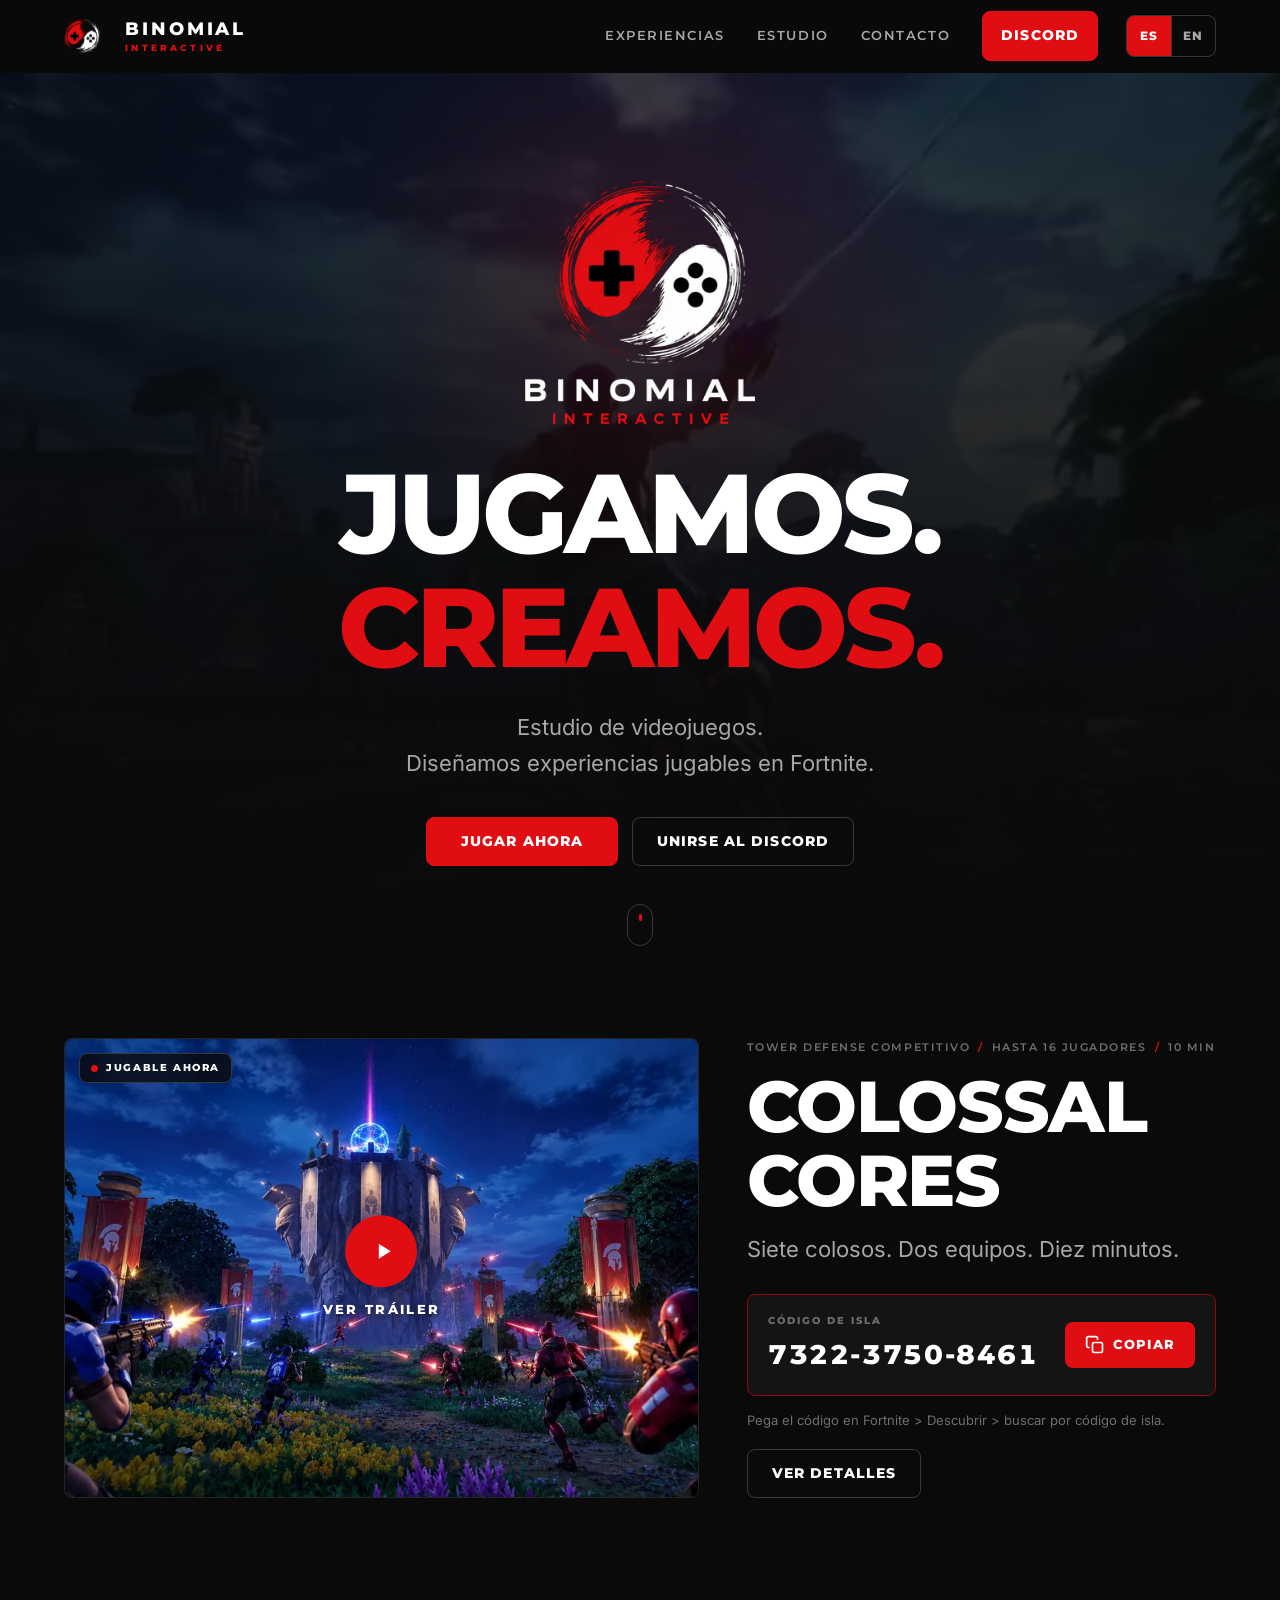
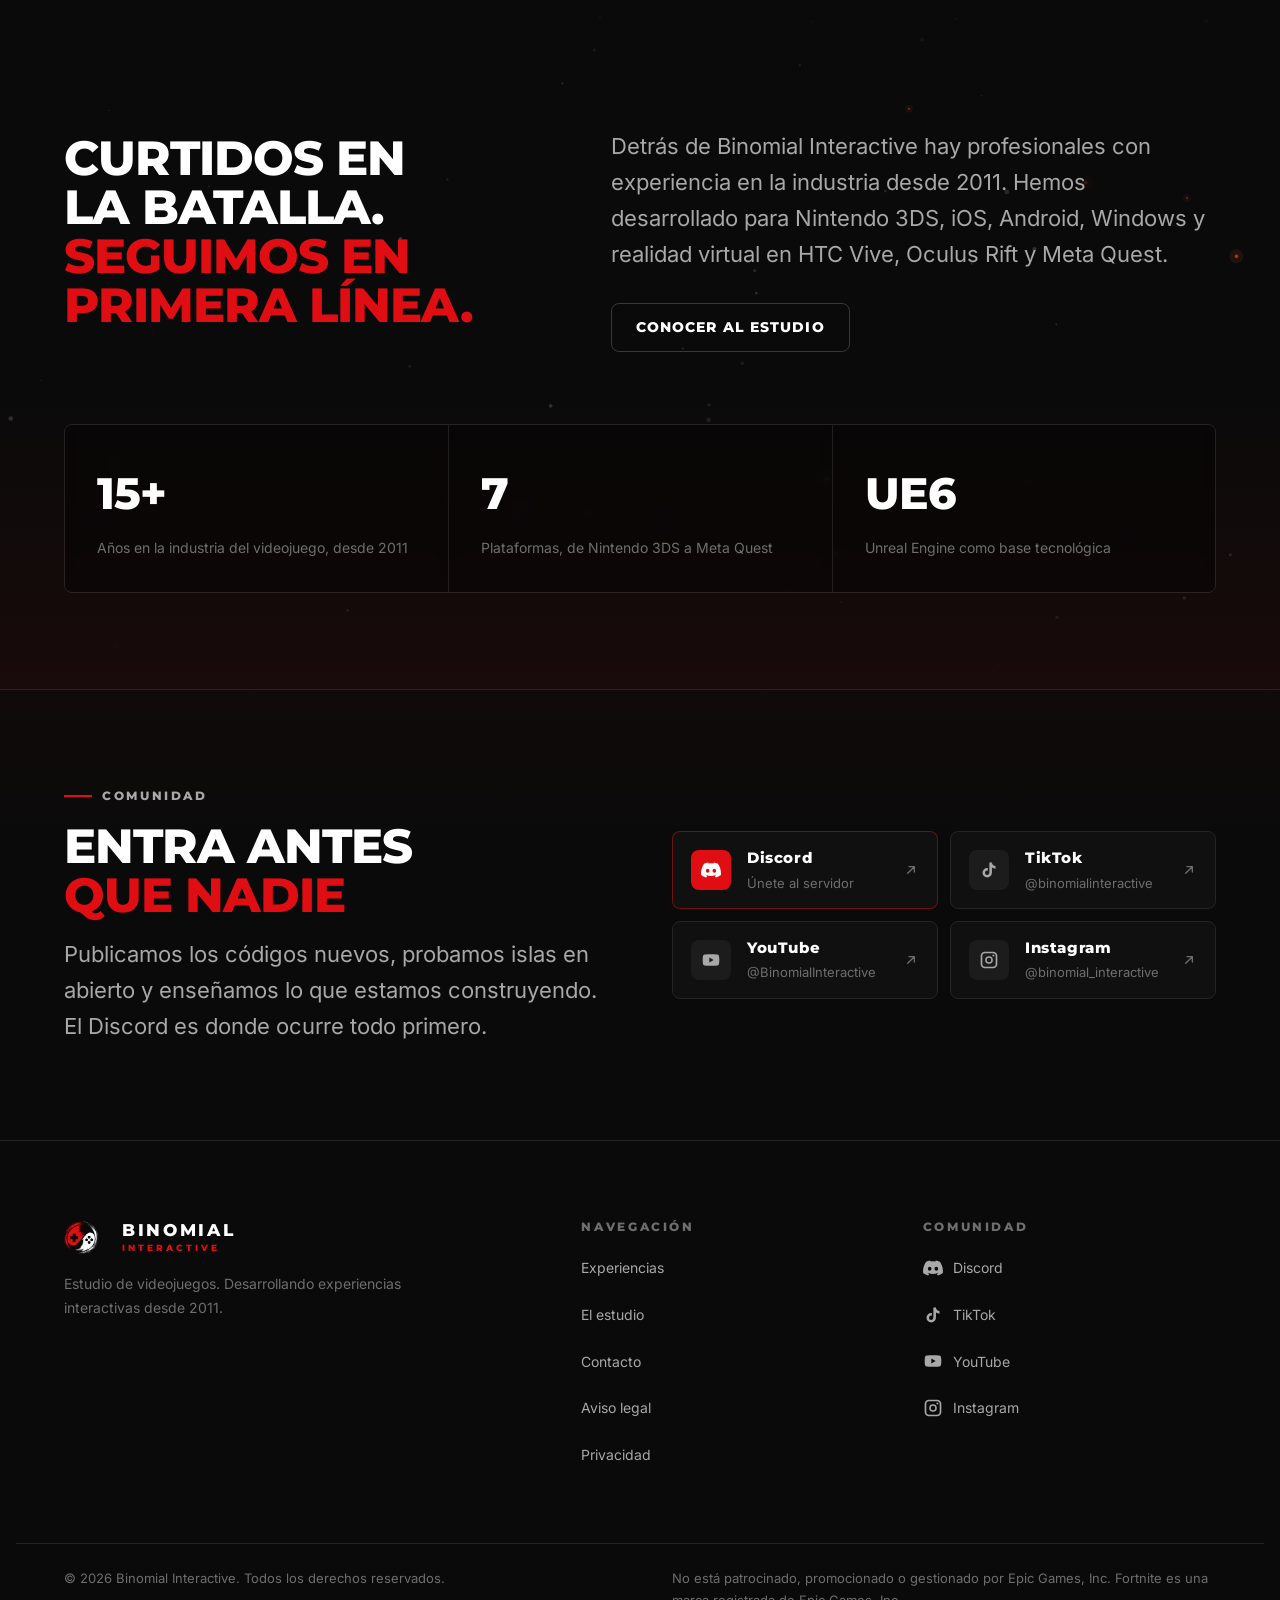
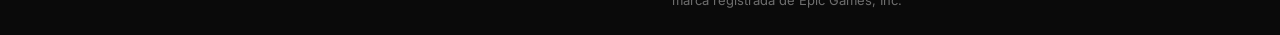
<file: index.html>
<!DOCTYPE html><html lang="es"> <head><meta charset="utf-8"><meta name="viewport" content="width=device-width, initial-scale=1"><link rel="icon" href="/favicon.ico" sizes="32x32"><link rel="icon" href="/icon-512.png" type="image/png" sizes="512x512"><link rel="apple-touch-icon" href="/apple-touch-icon.png"><link rel="manifest" href="/site.webmanifest"><link rel="sitemap" href="/sitemap-index.xml"><meta name="generator" content="Astro v5.18.2"><title>Binomial Interactive — Jugamos. Creamos.</title><meta name="description" content="Binomial Interactive es un estudio de videojuegos formado por profesionales con experiencia en la industria desde 2011. Creamos experiencias e islas jugables en Fortnite."><link rel="canonical" href="https://binomialinteractive.com/"><link rel="alternate" hreflang="es" href="https://binomialinteractive.com/"><link rel="alternate" hreflang="en" href="https://binomialinteractive.com/en/"><link rel="alternate" hreflang="x-default" href="https://binomialinteractive.com/"><meta property="og:type" content="website"><meta property="og:site_name" content="Binomial Interactive"><meta property="og:locale" content="es_ES"><meta property="og:title" content="Binomial Interactive — Jugamos. Creamos."><meta property="og:description" content="Binomial Interactive es un estudio de videojuegos formado por profesionales con experiencia en la industria desde 2011. Creamos experiencias e islas jugables en Fortnite."><meta property="og:url" content="https://binomialinteractive.com/"><meta property="og:image" content="https://binomialinteractive.com/og-default.jpg"><meta property="og:image:width" content="1200"><meta property="og:image:height" content="630"><meta property="og:image:alt" content="Binomial Interactive — Jugamos. Creamos."><meta name="twitter:card" content="summary_large_image"><meta name="twitter:title" content="Binomial Interactive — Jugamos. Creamos."><meta name="twitter:description" content="Binomial Interactive es un estudio de videojuegos formado por profesionales con experiencia en la industria desde 2011. Creamos experiencias e islas jugables en Fortnite."><meta name="twitter:image" content="https://binomialinteractive.com/og-default.jpg"><meta name="theme-color" content="#0a0a0a"><script type="application/ld+json">{"@context":"https://schema.org","@type":"Organization","name":"Binomial Interactive","url":"https://binomialinteractive.com/","logo":"https://binomialinteractive.com/icon-512.png","description":"Binomial Interactive es un estudio de videojuegos formado por profesionales con experiencia en la industria desde 2011. Creamos experiencias e islas jugables en Fortnite.","sameAs":["https://discord.gg/s6faMpGbCy","https://www.tiktok.com/@binomialinteractive","https://www.youtube.com/@BinomialInteractive","https://www.instagram.com/binomial_interactive/"]}</script><link rel="stylesheet" href="/_astro/aviso-legal.C3lJEKFS.css">
<style>.notice[data-astro-cid-3bkqq7wx]{background:#d8a02a17;border-bottom:1px solid rgba(216,160,42,.28);color:#f0c36a;font-size:.8125rem}.notice__inner[data-astro-cid-3bkqq7wx]{padding-block:.625rem;text-align:center;line-height:1.5}.notice[data-astro-cid-3bkqq7wx] strong[data-astro-cid-3bkqq7wx]{color:#ffd98a}code[data-astro-cid-3bkqq7wx]{font-size:.9em;padding:.05em .3em;border-radius:3px;background:#ffffff12}.com[data-astro-cid-zer2owmz]{border-top:1px solid var(--c-border);background:linear-gradient(180deg,rgba(224,14,19,.03),transparent 40%)}.com__inner[data-astro-cid-zer2owmz]{display:grid;gap:clamp(2rem,5vw,4rem);align-items:center}.com__text[data-astro-cid-zer2owmz]{display:flex;flex-direction:column;gap:1rem}.com__title[data-astro-cid-zer2owmz]{font-size:var(--fs-h2);text-transform:uppercase}.com__list[data-astro-cid-zer2owmz]{list-style:none;margin:0;padding:0;display:grid;gap:.75rem}.com__link[data-astro-cid-zer2owmz]{display:flex;align-items:center;gap:1rem;min-height:68px;padding:.875rem 1.125rem;border:1px solid var(--c-border);border-radius:var(--radius-lg);background:var(--c-bg-raised);transition:border-color .2s var(--ease),background .2s var(--ease),transform .2s var(--ease)}.com__link[data-astro-cid-zer2owmz]:hover{border-color:var(--c-accent);background:var(--c-bg-overlay);transform:translate(3px)}.com__icon[data-astro-cid-zer2owmz]{display:grid;place-items:center;width:40px;height:40px;flex:none;border-radius:var(--radius);background:#ffffff0d;color:var(--c-text-muted);transition:background .2s var(--ease),color .2s var(--ease)}.com__link[data-astro-cid-zer2owmz]:hover .com__icon[data-astro-cid-zer2owmz]{background:var(--c-accent);color:#fff}.com__meta[data-astro-cid-zer2owmz]{display:flex;flex-direction:column;gap:.1rem;min-width:0}.com__meta[data-astro-cid-zer2owmz] b[data-astro-cid-zer2owmz]{font-family:var(--font-display);font-size:.9375rem;font-weight:700;letter-spacing:.04em}.com__meta[data-astro-cid-zer2owmz] span[data-astro-cid-zer2owmz]{font-size:.8125rem;color:var(--c-text-dim);overflow:hidden;text-overflow:ellipsis;white-space:nowrap}.com__arrow[data-astro-cid-zer2owmz]{margin-left:auto;flex:none;color:var(--c-text-dim);transition:color .2s var(--ease)}.com__link[data-astro-cid-zer2owmz]:hover .com__arrow[data-astro-cid-zer2owmz]{color:var(--c-accent-hot)}.com__item--primary[data-astro-cid-zer2owmz] .com__link[data-astro-cid-zer2owmz]{border-color:#e00e1373}.com__item--primary[data-astro-cid-zer2owmz] .com__icon[data-astro-cid-zer2owmz]{background:var(--c-accent);color:#fff}@media(min-width:56rem){.com__inner[data-astro-cid-zer2owmz]{grid-template-columns:1fr 1fr}}@media(min-width:78rem){.com__list[data-astro-cid-zer2owmz]{grid-template-columns:repeat(2,minmax(0,1fr))}.com__list[data-astro-cid-zer2owmz]:has(>li:last-child:nth-child(odd)) .com__item--primary[data-astro-cid-zer2owmz]{grid-column:1 / -1}}
</style>
<link rel="stylesheet" href="/_astro/index.WGlYMrw3.css">
<link rel="stylesheet" href="/_astro/index.DqzPMsLd.css">
<style>:where([data-astro-image]){object-fit:var(--fit);object-position:var(--pos);height:auto}:where([data-astro-image=full-width]){width:100%}:where([data-astro-image=constrained]){max-width:100%}
</style></head> <body> <header class="header" data-header data-astro-cid-3ef6ksr2> <a class="skip" href="#main" data-astro-cid-3ef6ksr2>Saltar al contenido</a> <div class="header__inner wrap" data-astro-cid-3ef6ksr2> <a href="/" class="header__brand" aria-label="Binomial Interactive — inicio" data-astro-cid-3ef6ksr2> <span class="logo" style="--logo-size:36px" data-astro-cid-tvrurpns> <img src="/_astro/isotipo-binomial.BStn-CfJ_Z2ci9l8.webp" srcset="/_astro/isotipo-binomial.BStn-CfJ_Z2ci9l8.webp 1x, /_astro/isotipo-binomial.BStn-CfJ_2q18jy.webp 2x" alt loading="eager" data-astro-cid-tvrurpns="true" decoding="async" fetchpriority="auto" width="72" height="72" class="logo__mark"> <span class="logo__text" data-astro-cid-tvrurpns> <span class="logo__name" data-astro-cid-tvrurpns>Binomial</span> <span class="logo__sub" data-astro-cid-tvrurpns>Interactive</span> </span> </span>  </a> <div class="header__actions" data-astro-cid-3ef6ksr2> <nav class="header__nav" aria-label="Principal" data-astro-cid-3ef6ksr2> <a href="/experiencias" class="header__link" data-astro-cid-3ef6ksr2> Experiencias </a><a href="/estudio" class="header__link" data-astro-cid-3ef6ksr2> Estudio </a><a href="/estudio#contacto" class="header__link" data-astro-cid-3ef6ksr2> Contacto </a> <a class="btn btn--primary header__cta" href="https://discord.gg/s6faMpGbCy" target="_blank" rel="noopener" data-astro-cid-3ef6ksr2>
Discord
</a> </nav> <nav class="lang" aria-label="Idioma" data-astro-cid-r2b4e7hz> <a class="lang__link" href="/" hreflang="es" lang="es" aria-current="true" title="Español" data-astro-cid-r2b4e7hz> <span aria-hidden="true" data-astro-cid-r2b4e7hz>ES</span> <span class="visually-hidden" data-astro-cid-r2b4e7hz>Español</span> </a><a class="lang__link" href="/en/" hreflang="en" lang="en" title="English" data-astro-cid-r2b4e7hz> <span aria-hidden="true" data-astro-cid-r2b4e7hz>EN</span> <span class="visually-hidden" data-astro-cid-r2b4e7hz>English</span> </a> </nav>  <button class="header__burger" type="button" data-menu-toggle aria-expanded="false" aria-controls="menu-movil" data-astro-cid-3ef6ksr2> <span class="visually-hidden" data-astro-cid-3ef6ksr2>Abrir menú</span> <span class="header__burger-bars" aria-hidden="true" data-astro-cid-3ef6ksr2></span> </button> </div> </div> <div class="menu" id="menu-movil" data-menu hidden data-astro-cid-3ef6ksr2> <nav class="menu__nav" aria-label="Principal (móvil)" data-astro-cid-3ef6ksr2> <a href="/experiencias" class="menu__link" data-astro-cid-3ef6ksr2>Experiencias</a><a href="/estudio" class="menu__link" data-astro-cid-3ef6ksr2>Estudio</a><a href="/estudio#contacto" class="menu__link" data-astro-cid-3ef6ksr2>Contacto</a> <a class="btn btn--primary menu__cta" href="https://discord.gg/s6faMpGbCy" target="_blank" rel="noopener" data-astro-cid-3ef6ksr2> Únete al Discord </a> </nav> </div> </header>  <script type="module">const r=document.querySelector("[data-header]"),e=document.querySelector("[data-menu-toggle]"),t=document.querySelector("[data-menu]"),a=()=>{r&&r.toggleAttribute("data-scrolled",window.scrollY>8)};a();window.addEventListener("scroll",a,{passive:!0});const n=()=>{!e||!t||(e.setAttribute("aria-expanded","false"),t.hidden=!0,document.body.classList.remove("is-locked"))};e?.addEventListener("click",()=>{if(!t)return;e.getAttribute("aria-expanded")==="true"?n():(e.setAttribute("aria-expanded","true"),t.hidden=!1,document.body.classList.add("is-locked"))});t?.querySelectorAll("a").forEach(d=>d.addEventListener("click",n));document.addEventListener("keydown",d=>d.key==="Escape"&&n());matchMedia("(min-width: 62rem)").addEventListener("change",n);</script> <main id="main">   <section class="hero" data-astro-cid-bbe6dxrz> <div class="hero__bg" aria-hidden="true" data-astro-cid-bbe6dxrz> <video class="hero__video" autoplay muted loop playsinline preload="metadata" poster="/media/hero-poster.jpg?v=20261106b" data-astro-cid-bbe6dxrz> <source src="/media/hero-loop.mp4?v=20261106b" type="video/mp4" data-astro-cid-bbe6dxrz> </video> <div class="hero__scrim" data-astro-cid-bbe6dxrz></div> <div class="hero__glow" data-astro-cid-bbe6dxrz></div> </div> <div class="wrap hero__inner" data-astro-cid-bbe6dxrz> <img src="/_astro/logo-binomial.VZTL8Tnk_1DSrHl.webp" srcset="/_astro/logo-binomial.VZTL8Tnk_2OVrd.webp 280w, /_astro/logo-binomial.VZTL8Tnk_Z3zMWs.webp 560w" alt="Binomial Interactive" sizes="(min-width: 48rem) 280px, 200px" loading="eager" fetchpriority="high" data-astro-cid-bbe6dxrz="true" decoding="async" width="874" height="923" class="hero__logo"> <h1 class="hero__claim" data-astro-cid-bbe6dxrz> Jugamos.<br data-astro-cid-bbe6dxrz> <span class="accent" data-astro-cid-bbe6dxrz>Creamos.</span> </h1>  <p class="hero__sub lead" data-astro-cid-bbe6dxrz>Estudio de videojuegos.<br data-astro-cid-bbe6dxrz>Diseñamos experiencias jugables en Fortnite.</p> <div class="hero__actions" data-astro-cid-bbe6dxrz> <a class="btn btn--primary" href="/experiencias" data-astro-cid-bbe6dxrz> Jugar ahora </a> <a class="btn" href="https://discord.gg/s6faMpGbCy" target="_blank" rel="noopener" data-astro-cid-bbe6dxrz> Unirse al Discord </a> </div> </div> <a class="hero__scroll" href="#destacado" aria-label="Ir a la isla destacada" data-astro-cid-bbe6dxrz> <span data-astro-cid-bbe6dxrz></span> </a> </section>  <section class="feat section" id="destacado" data-astro-cid-64h7bkh5>  <div class="wrap" data-astro-cid-64h7bkh5> <div class="feat__grid" data-astro-cid-64h7bkh5> <div class="feat__media reveal" data-slider data-astro-cid-64h7bkh5> <a class="feat__hit" href="/experiencias" data-astro-cid-64h7bkh5> <span class="visually-hidden" data-astro-cid-64h7bkh5>Ver la página de Colossal Cores</span> </a> <div class="feat__track" data-slider-track data-astro-cid-64h7bkh5> <div class="feat__slide" data-astro-cid-64h7bkh5> <img src="/_astro/colossal-cores-cover.Cx8K1wTJ_Z1oxkl7.webp" srcset="/_astro/colossal-cores-cover.Cx8K1wTJ_ZWCOE7.webp 600w, /_astro/colossal-cores-cover.Cx8K1wTJ_t0q8s.webp 1200w, /_astro/colossal-cores-cover.Cx8K1wTJ_17r82n.webp 1600w" alt="Imagen de la isla Colossal Cores" sizes="(min-width: 62rem) 58vw, 100vw" loading="lazy" data-astro-cid-64h7bkh5="true" decoding="async" fetchpriority="auto" width="1671" height="941" class="feat__img"> </div> </div>  <button class="feat__play" type="button" data-trailer-open="VpwruLEUc9A" data-title="Tráiler de Colossal Cores" data-astro-cid-64h7bkh5> <span class="feat__play-icon" aria-hidden="true" data-astro-cid-64h7bkh5> <svg viewBox="0 0 24 24" width="26" height="26" fill="currentColor" data-astro-cid-64h7bkh5> <path d="M8 5.14v13.72L19 12 8 5.14Z" data-astro-cid-64h7bkh5></path> </svg> </span> <span class="feat__play-text" data-astro-cid-64h7bkh5>Ver tráiler</span> </button> <span class="feat__live" data-astro-cid-64h7bkh5> <i aria-hidden="true" data-astro-cid-64h7bkh5></i>Jugable ahora </span> </div> <div class="feat__info reveal" data-astro-cid-64h7bkh5> <p class="feat__meta" data-astro-cid-64h7bkh5> <span data-astro-cid-64h7bkh5>Tower defense competitivo</span> <span aria-hidden="true" class="accent" data-astro-cid-64h7bkh5>/</span> <span data-astro-cid-64h7bkh5>Hasta 16 jugadores</span> <span aria-hidden="true" class="accent" data-astro-cid-64h7bkh5>/</span><span data-astro-cid-64h7bkh5>10 min</span> </p> <h2 class="feat__title" data-astro-cid-64h7bkh5>Colossal Cores</h2>  <p class="feat__tagline" data-astro-cid-64h7bkh5>Siete colosos. Dos equipos. Diez minutos.</p>   <script type="module">const c=new WeakMap;function r(){let e=document.getElementById("copy-live");return e||(e=document.createElement("div"),e.id="copy-live",e.setAttribute("role","status"),e.setAttribute("aria-live","polite"),e.className="visually-hidden",document.body.appendChild(e)),e}function p(e){const t=document.createElement("textarea");t.value=e,t.setAttribute("readonly",""),t.style.cssText="position:fixed;top:0;left:0;opacity:0;pointer-events:none",document.body.appendChild(t),t.select(),t.setSelectionRange(0,e.length);let a=!1;try{a=document.execCommand("copy")}catch{a=!1}return t.remove(),a}function d(e,t,a){e.dataset.state=t;const o=e.querySelector(".copy__cta-text");o&&(o.dataset.original??=o.textContent??"Copiar",o.textContent=t==="copied"?e.dataset.tDone??"Copiado":e.dataset.tManual??"Copia manual"),r().textContent=a,window.clearTimeout(c.get(e)),c.set(e,window.setTimeout(()=>{delete e.dataset.state,o&&(o.textContent=o.dataset.original??"Copiar")},2200))}document.addEventListener("click",async e=>{const t=e.target?.closest("[data-copy-code]");if(!t)return;const a=t.dataset.code??"";if(!a)return;const o=t.dataset.map?`${t.dataset.tOf??" de "}${t.dataset.map}`:"",n=(s,l)=>(s??l).replace("{code}",a).replace("{map}",o);let i=!1;try{navigator.clipboard?.writeText&&(await navigator.clipboard.writeText(a),i=!0)}catch{i=!1}i||(i=p(a)),i?(navigator.vibrate?.(12),d(t,"copied",n(t.dataset.tCopied,"Código {code}{map} copiado al portapapeles."))):d(t,"error",n(t.dataset.tFailed,"No se pudo copiar automáticamente. El código es {code}.")),document.dispatchEvent(new CustomEvent("binomial:code-copied",{detail:{code:a,ok:i}}))});</script> <div class="copy-wrap" data-astro-cid-ttu3yx2n> <button type="button" class="copy copy--hero" data-copy-code data-code="7322-3750-8461" data-map="Colossal Cores" data-t-done="Copiado" data-t-manual="Copia manual" data-t-copied="Código {code}{map} copiado al portapapeles." data-t-failed="No se pudo copiar automáticamente. El código es {code}." data-t-of=" de " aria-label="Copiar el código de isla 7 3 2 2 - 3 7 5 0 - 8 4 6 1 de Colossal Cores" data-astro-cid-ttu3yx2n> <span class="copy__body" data-astro-cid-ttu3yx2n> <span class="copy__label" data-astro-cid-ttu3yx2n>Código de isla</span> <span class="copy__code" data-astro-cid-ttu3yx2n>7322-3750-8461</span> </span> <span class="copy__cta" aria-hidden="true" data-astro-cid-ttu3yx2n> <svg class="copy__icon copy__icon--copy" viewBox="0 0 24 24" width="20" height="20" fill="none" stroke="currentColor" stroke-width="2" stroke-linecap="round" stroke-linejoin="round" data-astro-cid-ttu3yx2n> <rect x="9" y="9" width="12" height="12" rx="2" data-astro-cid-ttu3yx2n></rect> <path d="M5 15H4a2 2 0 0 1-2-2V4a2 2 0 0 1 2-2h9a2 2 0 0 1 2 2v1" data-astro-cid-ttu3yx2n></path> </svg> <svg class="copy__icon copy__icon--done" viewBox="0 0 24 24" width="20" height="20" fill="none" stroke="currentColor" stroke-width="2.5" stroke-linecap="round" stroke-linejoin="round" data-astro-cid-ttu3yx2n> <path d="M20 6 9 17l-5-5" data-astro-cid-ttu3yx2n></path> </svg> <span class="copy__cta-text" data-astro-cid-ttu3yx2n>Copiar</span> </span> </button> </div>   <p class="feat__help" data-astro-cid-64h7bkh5> Pega el código en Fortnite &gt; Descubrir &gt; buscar por código de isla. </p>  <a class="btn feat__more" href="/experiencias" data-astro-cid-64h7bkh5>Ver detalles</a> </div> </div> </div> <dialog class="trailer-dlg" data-trailer-dialog data-astro-cid-jd3c7mfa> <div class="trailer-dlg__box" data-astro-cid-jd3c7mfa> <button class="trailer-dlg__close" type="button" data-trailer-close aria-label="Cerrar tráiler" data-astro-cid-jd3c7mfa> <svg viewBox="0 0 24 24" width="22" height="22" fill="none" stroke="currentColor" stroke-width="2" stroke-linecap="round" aria-hidden="true" data-astro-cid-jd3c7mfa> <path d="M18 6 6 18M6 6l12 12" data-astro-cid-jd3c7mfa></path> </svg> </button> <div class="trailer-dlg__frame" data-trailer-frame data-astro-cid-jd3c7mfa></div> </div> </dialog> <script type="module">const e=document.querySelector("[data-trailer-dialog]"),a=e?.querySelector("[data-trailer-frame]");if(e&&a&&!e.dataset.ready){e.dataset.ready="1";const l=()=>e.open&&e.close();document.querySelectorAll("[data-trailer-open]").forEach(t=>{t.addEventListener("click",()=>{const c=t.dataset.trailerOpen;if(!c)return;const r=document.createElement("iframe");r.src=`https://www.youtube-nocookie.com/embed/${c}?autoplay=1&rel=0&modestbranding=1`,r.title=t.dataset.title??"Trailer",r.allow="accelerometer; autoplay; clipboard-write; encrypted-media; gyroscope; picture-in-picture; web-share",r.allowFullscreen=!0,a.replaceChildren(r),e.showModal(),document.body.classList.add("is-locked")})}),e.querySelector("[data-trailer-close]")?.addEventListener("click",l),e.addEventListener("click",t=>{(t.target===e||t.target===e.firstElementChild)&&l()}),e.addEventListener("close",()=>{a.replaceChildren(),document.body.classList.remove("is-locked")})}</script>  </section> <script type="module">const m=window.matchMedia("(prefers-reduced-motion: reduce)").matches;document.querySelectorAll("[data-slider]").forEach(t=>{const r=t.querySelector("[data-slider-track]"),c=[...t.querySelectorAll("[data-slider-dot]")];if(!r||c.length<2)return;const l=c.length,n=()=>Math.round(r.scrollLeft/r.clientWidth),a=e=>r.scrollTo({left:(e+l)%l*r.clientWidth,behavior:m?"auto":"smooth"});let s=0;if(r.addEventListener("scroll",()=>{cancelAnimationFrame(s),s=requestAnimationFrame(()=>{const e=n();c.forEach((d,h)=>h===e?d.setAttribute("aria-current","true"):d.removeAttribute("aria-current"))})}),t.querySelector("[data-slider-prev]")?.addEventListener("click",()=>a(n()-1)),t.querySelector("[data-slider-next]")?.addEventListener("click",()=>a(n()+1)),c.forEach((e,d)=>e.addEventListener("click",()=>a(d))),r.addEventListener("keydown",e=>{e.key==="ArrowLeft"&&(e.preventDefault(),a(n()-1)),e.key==="ArrowRight"&&(e.preventDefault(),a(n()+1))}),m)return;let i=0,o=!1;const u=()=>{clearInterval(i),o||(i=window.setInterval(()=>!document.hidden&&a(n()+1),5e3))},v=()=>clearInterval(i),f=()=>{o=!0,v()};t.addEventListener("mouseenter",v),t.addEventListener("mouseleave",u),t.addEventListener("pointerdown",f),t.addEventListener("focusin",f),u()});</script> <section class="phi section" data-astro-cid-iaxkagjk> <canvas class="embers" aria-hidden="true" data-embers data-astro-cid-nwoirqa2></canvas> <script type="module">document.querySelectorAll("[data-embers]").forEach(o=>{const a=o.getContext("2d");if(!a)return;const c=matchMedia("(prefers-reduced-motion: reduce)").matches;let i=0,n=0,s=[];const f=e=>{const r=Math.random()<.14;return{x:Math.random()*i,y:e,vy:.12+Math.random()*.3,r:r?.9+Math.random()*1.3:.7+Math.random()*1.7,a:r?.28+Math.random()*.3:.12+Math.random()*.2,fase:Math.random()*Math.PI*2,vf:.006+Math.random()*.012,brasa:r}},g=()=>{const e=Math.min(devicePixelRatio||1,2);i=o.clientWidth,n=o.clientHeight,o.width=Math.round(i*e),o.height=Math.round(n*e),a.setTransform(e,0,0,e,0,0);const r=Math.min(60,Math.round(i*n/15e3));s=Array.from({length:r},()=>f(Math.random()*n))};let h=0;const M=(e=performance.now())=>{const r=h?Math.min(50,e-h)/16.67:1;h=e,a.clearRect(0,0,i,n);for(let l=0;l<s.length;l++){const t=s[l];c||(t.y-=t.vy*r,t.fase+=t.vf*r,t.x+=Math.sin(t.fase)*.25*r,t.y<-10&&(s[l]=f(n+10)));const y=Math.min(1,t.y/(n*.2),(n-t.y)/(n*.2)),p=t.brasa?.6+Math.sin(t.fase*6)*.4:1;a.globalAlpha=Math.max(0,t.a*y*p),a.fillStyle=t.brasa?"#ff5a2a":"#9a9a9a",a.beginPath(),a.arc(t.x,t.y,t.r,0,Math.PI*2),a.fill(),t.brasa&&(a.globalAlpha*=.18,a.beginPath(),a.arc(t.x,t.y,t.r*4,0,Math.PI*2),a.fill())}a.globalAlpha=1};let m=!1,d=0;const b=e=>{M(e),d=m&&!document.hidden?requestAnimationFrame(b):0,d||(h=0)},u=()=>{!c&&m&&!document.hidden&&!d&&(d=requestAnimationFrame(b))};new ResizeObserver(()=>{g(),M()}).observe(o),new IntersectionObserver(([e])=>{m=e.isIntersecting,u()}).observe(o),document.addEventListener("visibilitychange",u)});</script>  <div class="wrap" data-astro-cid-iaxkagjk>  <p class="eyebrow phi__eyebrow reveal" data-astro-cid-iaxkagjk>Filosofía</p> <div class="phi__grid" data-astro-cid-iaxkagjk> <div class="phi__intro reveal" data-astro-cid-iaxkagjk> <h2 class="phi__title" data-astro-cid-iaxkagjk> Curtidos en la batalla.<br data-astro-cid-iaxkagjk> <span class="accent" data-astro-cid-iaxkagjk>Seguimos en primera línea.</span> </h2> </div> <div class="phi__body reveal" data-astro-cid-iaxkagjk> <p class="lead" data-astro-cid-iaxkagjk>Detrás de Binomial Interactive hay profesionales con experiencia en la industria desde 2011. Hemos desarrollado para Nintendo 3DS, iOS, Android, Windows y realidad virtual en HTC Vive, Oculus Rift y Meta Quest.</p> <a class="btn phi__cta" href="/estudio" data-astro-cid-iaxkagjk>Conocer al estudio</a> </div> </div> <dl class="phi__stats reveal" data-astro-cid-iaxkagjk> <div class="phi__stat" data-astro-cid-iaxkagjk> <dt data-astro-cid-iaxkagjk>15+</dt> <dd data-astro-cid-iaxkagjk>Años en la industria del videojuego, desde 2011</dd> </div><div class="phi__stat" data-astro-cid-iaxkagjk> <dt data-astro-cid-iaxkagjk>7</dt> <dd data-astro-cid-iaxkagjk>Plataformas, de Nintendo 3DS a Meta Quest</dd> </div><div class="phi__stat" data-astro-cid-iaxkagjk> <dt data-astro-cid-iaxkagjk>UE6</dt> <dd data-astro-cid-iaxkagjk>Unreal Engine como base tecnológica</dd> </div> </dl> </div> </section>  <section class="com section" id="comunidad" data-astro-cid-zer2owmz> <div class="wrap com__inner" data-astro-cid-zer2owmz> <div class="com__text reveal" data-astro-cid-zer2owmz> <p class="eyebrow" data-astro-cid-zer2owmz>Comunidad</p> <h2 class="com__title" data-astro-cid-zer2owmz>Entra antes<br data-astro-cid-zer2owmz><span class="accent" data-astro-cid-zer2owmz>que nadie</span></h2> <p class="lead" data-astro-cid-zer2owmz>Publicamos los códigos nuevos, probamos islas en abierto y enseñamos lo que estamos construyendo. El Discord es donde ocurre todo primero.</p> </div> <ul class="com__list reveal" data-astro-cid-zer2owmz> <li class="com__item--primary" data-astro-cid-zer2owmz> <a class="com__link" href="https://discord.gg/s6faMpGbCy" target="_blank" rel="noopener" data-astro-cid-zer2owmz> <span class="com__icon" data-astro-cid-zer2owmz><svg viewBox="0 0 24 24" width="20" height="20" fill="currentColor" aria-hidden="true" focusable="false"><path d="M20.317 4.369A19.79 19.79 0 0 0 15.432 3a13.9 13.9 0 0 0-.617 1.269 18.29 18.29 0 0 0-5.63 0A13.2 13.2 0 0 0 8.56 3a19.74 19.74 0 0 0-4.885 1.372C.567 9.046-.272 13.6.147 18.09a19.9 19.9 0 0 0 6.056 3.058c.488-.665.922-1.372 1.296-2.114a12.9 12.9 0 0 1-2.04-.978c.171-.125.339-.256.5-.39a14.2 14.2 0 0 0 12.083 0c.163.14.331.27.5.39-.652.383-1.336.71-2.045.98.374.74.808 1.447 1.296 2.112a19.8 19.8 0 0 0 6.058-3.057c.5-5.2-.838-9.717-3.534-13.723ZM8.02 15.331c-1.183 0-2.157-1.085-2.157-2.42 0-1.332.955-2.42 2.157-2.42s2.176 1.088 2.157 2.42c0 1.335-.955 2.42-2.157 2.42Zm7.975 0c-1.183 0-2.157-1.085-2.157-2.42 0-1.332.955-2.42 2.157-2.42s2.176 1.088 2.157 2.42c0 1.335-.955 2.42-2.157 2.42Z"></path></svg></span> <span class="com__meta" data-astro-cid-zer2owmz> <b data-astro-cid-zer2owmz>Discord</b> <span data-astro-cid-zer2owmz>Únete al servidor</span> </span> <svg class="com__arrow" viewBox="0 0 24 24" width="16" height="16" fill="none" stroke="currentColor" stroke-width="2" stroke-linecap="round" stroke-linejoin="round" aria-hidden="true" data-astro-cid-zer2owmz> <path d="M7 17 17 7M9 7h8v8" data-astro-cid-zer2owmz></path> </svg> </a> </li><li data-astro-cid-zer2owmz> <a class="com__link" href="https://www.tiktok.com/@binomialinteractive" target="_blank" rel="noopener" data-astro-cid-zer2owmz> <span class="com__icon" data-astro-cid-zer2owmz><svg viewBox="0 0 24 24" width="20" height="20" fill="currentColor" aria-hidden="true" focusable="false"><path d="M16.6 5.82A4.28 4.28 0 0 1 15.54 3h-3.09v12.4a2.59 2.59 0 0 1-2.59 2.5 2.59 2.59 0 1 1 .77-5.06V9.7a5.67 5.67 0 0 0-.77-.05 5.67 5.67 0 1 0 5.67 5.67V9.01a7.35 7.35 0 0 0 4.29 1.37V7.29a4.29 4.29 0 0 1-3.22-1.47Z"></path></svg></span> <span class="com__meta" data-astro-cid-zer2owmz> <b data-astro-cid-zer2owmz>TikTok</b> <span data-astro-cid-zer2owmz>@binomialinteractive</span> </span> <svg class="com__arrow" viewBox="0 0 24 24" width="16" height="16" fill="none" stroke="currentColor" stroke-width="2" stroke-linecap="round" stroke-linejoin="round" aria-hidden="true" data-astro-cid-zer2owmz> <path d="M7 17 17 7M9 7h8v8" data-astro-cid-zer2owmz></path> </svg> </a> </li><li data-astro-cid-zer2owmz> <a class="com__link" href="https://www.youtube.com/@BinomialInteractive" target="_blank" rel="noopener" data-astro-cid-zer2owmz> <span class="com__icon" data-astro-cid-zer2owmz><svg viewBox="0 0 24 24" width="20" height="20" fill="currentColor" aria-hidden="true" focusable="false"><path d="M21.58 7.19a2.51 2.51 0 0 0-1.77-1.78C18.25 5 12 5 12 5s-6.25 0-7.81.42A2.51 2.51 0 0 0 2.42 7.2 26.1 26.1 0 0 0 2 12a26.1 26.1 0 0 0 .42 4.81 2.51 2.51 0 0 0 1.77 1.77C5.75 19 12 19 12 19s6.25 0 7.81-.42a2.51 2.51 0 0 0 1.77-1.77A26.1 26.1 0 0 0 22 12a26.1 26.1 0 0 0-.42-4.81ZM10 15.02V8.98L15.2 12 10 15.02Z"></path></svg></span> <span class="com__meta" data-astro-cid-zer2owmz> <b data-astro-cid-zer2owmz>YouTube</b> <span data-astro-cid-zer2owmz>@BinomialInteractive</span> </span> <svg class="com__arrow" viewBox="0 0 24 24" width="16" height="16" fill="none" stroke="currentColor" stroke-width="2" stroke-linecap="round" stroke-linejoin="round" aria-hidden="true" data-astro-cid-zer2owmz> <path d="M7 17 17 7M9 7h8v8" data-astro-cid-zer2owmz></path> </svg> </a> </li><li data-astro-cid-zer2owmz> <a class="com__link" href="https://www.instagram.com/binomial_interactive/" target="_blank" rel="noopener" data-astro-cid-zer2owmz> <span class="com__icon" data-astro-cid-zer2owmz><svg viewBox="0 0 24 24" width="20" height="20" fill="currentColor" aria-hidden="true" focusable="false"><path d="M7 2h10a5 5 0 0 1 5 5v10a5 5 0 0 1-5 5H7a5 5 0 0 1-5-5V7a5 5 0 0 1 5-5ZM7.2 4A3.2 3.2 0 0 0 4 7.2v9.6A3.2 3.2 0 0 0 7.2 20h9.6a3.2 3.2 0 0 0 3.2-3.2V7.2A3.2 3.2 0 0 0 16.8 4ZM12 7.4a4.6 4.6 0 1 1 0 9.2 4.6 4.6 0 0 1 0-9.2Zm0 1.8a2.8 2.8 0 1 0 0 5.6 2.8 2.8 0 0 0 0-5.6Zm5.3-3.7a1.2 1.2 0 1 1 0 2.4 1.2 1.2 0 0 1 0-2.4Z" fill-rule="evenodd"></path></svg></span> <span class="com__meta" data-astro-cid-zer2owmz> <b data-astro-cid-zer2owmz>Instagram</b> <span data-astro-cid-zer2owmz>@binomial_interactive</span> </span> <svg class="com__arrow" viewBox="0 0 24 24" width="16" height="16" fill="none" stroke="currentColor" stroke-width="2" stroke-linecap="round" stroke-linejoin="round" aria-hidden="true" data-astro-cid-zer2owmz> <path d="M7 17 17 7M9 7h8v8" data-astro-cid-zer2owmz></path> </svg> </a> </li> </ul> </div> </section>   </main> <footer class="footer" data-astro-cid-sz7xmlte> <div class="wrap footer__inner" data-astro-cid-sz7xmlte> <div class="footer__brand" data-astro-cid-sz7xmlte> <span class="logo" style="--logo-size:34px" data-astro-cid-tvrurpns> <img src="/_astro/isotipo-binomial.BStn-CfJ_ZvyXxh.webp" srcset="/_astro/isotipo-binomial.BStn-CfJ_ZvyXxh.webp 1x, /_astro/isotipo-binomial.BStn-CfJ_14VVgh.webp 2x" alt loading="eager" data-astro-cid-tvrurpns="true" decoding="async" fetchpriority="auto" width="68" height="68" class="logo__mark"> <span class="logo__text" data-astro-cid-tvrurpns> <span class="logo__name" data-astro-cid-tvrurpns>Binomial</span> <span class="logo__sub" data-astro-cid-tvrurpns>Interactive</span> </span> </span>  <p class="footer__note" data-astro-cid-sz7xmlte> Estudio de videojuegos. Desarrollando experiencias interactivas desde 2011. </p> </div> <nav class="footer__nav" aria-label="Pie de página" data-astro-cid-sz7xmlte> <h2 class="footer__title" data-astro-cid-sz7xmlte>Navegación</h2> <a href="/experiencias" data-astro-cid-sz7xmlte>Experiencias</a> <a href="/estudio" data-astro-cid-sz7xmlte>El estudio</a> <a href="/estudio#contacto" data-astro-cid-sz7xmlte>Contacto</a> <a href="/aviso-legal" data-astro-cid-sz7xmlte>Aviso legal</a> <a href="/privacidad" data-astro-cid-sz7xmlte>Privacidad</a> </nav> <div class="footer__nav" data-astro-cid-sz7xmlte> <h2 class="footer__title" data-astro-cid-sz7xmlte>Comunidad</h2> <a href="https://discord.gg/s6faMpGbCy" target="_blank" rel="noopener" class="footer__social" data-astro-cid-sz7xmlte> <svg viewBox="0 0 24 24" width="20" height="20" fill="currentColor" aria-hidden="true" focusable="false"><path d="M20.317 4.369A19.79 19.79 0 0 0 15.432 3a13.9 13.9 0 0 0-.617 1.269 18.29 18.29 0 0 0-5.63 0A13.2 13.2 0 0 0 8.56 3a19.74 19.74 0 0 0-4.885 1.372C.567 9.046-.272 13.6.147 18.09a19.9 19.9 0 0 0 6.056 3.058c.488-.665.922-1.372 1.296-2.114a12.9 12.9 0 0 1-2.04-.978c.171-.125.339-.256.5-.39a14.2 14.2 0 0 0 12.083 0c.163.14.331.27.5.39-.652.383-1.336.71-2.045.98.374.74.808 1.447 1.296 2.112a19.8 19.8 0 0 0 6.058-3.057c.5-5.2-.838-9.717-3.534-13.723ZM8.02 15.331c-1.183 0-2.157-1.085-2.157-2.42 0-1.332.955-2.42 2.157-2.42s2.176 1.088 2.157 2.42c0 1.335-.955 2.42-2.157 2.42Zm7.975 0c-1.183 0-2.157-1.085-2.157-2.42 0-1.332.955-2.42 2.157-2.42s2.176 1.088 2.157 2.42c0 1.335-.955 2.42-2.157 2.42Z"></path></svg> Discord </a><a href="https://www.tiktok.com/@binomialinteractive" target="_blank" rel="noopener" class="footer__social" data-astro-cid-sz7xmlte> <svg viewBox="0 0 24 24" width="20" height="20" fill="currentColor" aria-hidden="true" focusable="false"><path d="M16.6 5.82A4.28 4.28 0 0 1 15.54 3h-3.09v12.4a2.59 2.59 0 0 1-2.59 2.5 2.59 2.59 0 1 1 .77-5.06V9.7a5.67 5.67 0 0 0-.77-.05 5.67 5.67 0 1 0 5.67 5.67V9.01a7.35 7.35 0 0 0 4.29 1.37V7.29a4.29 4.29 0 0 1-3.22-1.47Z"></path></svg> TikTok </a><a href="https://www.youtube.com/@BinomialInteractive" target="_blank" rel="noopener" class="footer__social" data-astro-cid-sz7xmlte> <svg viewBox="0 0 24 24" width="20" height="20" fill="currentColor" aria-hidden="true" focusable="false"><path d="M21.58 7.19a2.51 2.51 0 0 0-1.77-1.78C18.25 5 12 5 12 5s-6.25 0-7.81.42A2.51 2.51 0 0 0 2.42 7.2 26.1 26.1 0 0 0 2 12a26.1 26.1 0 0 0 .42 4.81 2.51 2.51 0 0 0 1.77 1.77C5.75 19 12 19 12 19s6.25 0 7.81-.42a2.51 2.51 0 0 0 1.77-1.77A26.1 26.1 0 0 0 22 12a26.1 26.1 0 0 0-.42-4.81ZM10 15.02V8.98L15.2 12 10 15.02Z"></path></svg> YouTube </a><a href="https://www.instagram.com/binomial_interactive/" target="_blank" rel="noopener" class="footer__social" data-astro-cid-sz7xmlte> <svg viewBox="0 0 24 24" width="20" height="20" fill="currentColor" aria-hidden="true" focusable="false"><path d="M7 2h10a5 5 0 0 1 5 5v10a5 5 0 0 1-5 5H7a5 5 0 0 1-5-5V7a5 5 0 0 1 5-5ZM7.2 4A3.2 3.2 0 0 0 4 7.2v9.6A3.2 3.2 0 0 0 7.2 20h9.6a3.2 3.2 0 0 0 3.2-3.2V7.2A3.2 3.2 0 0 0 16.8 4ZM12 7.4a4.6 4.6 0 1 1 0 9.2 4.6 4.6 0 0 1 0-9.2Zm0 1.8a2.8 2.8 0 1 0 0 5.6 2.8 2.8 0 0 0 0-5.6Zm5.3-3.7a1.2 1.2 0 1 1 0 2.4 1.2 1.2 0 0 1 0-2.4Z" fill-rule="evenodd"></path></svg> Instagram </a> </div> </div> <div class="wrap footer__legal" data-astro-cid-sz7xmlte> <p data-astro-cid-sz7xmlte>&copy; 2026 Binomial Interactive. Todos los derechos reservados.</p> <p class="footer__disclaimer" data-astro-cid-sz7xmlte>No está patrocinado, promocionado o gestionado por Epic Games, Inc. Fortnite es una marca registrada de Epic Games, Inc.</p> </div> </footer>  <script type="module">const r=document.querySelectorAll(".reveal");if(!("IntersectionObserver"in window))r.forEach(e=>e.classList.add("is-visible"));else{const e=new IntersectionObserver(s=>{s.forEach(i=>{i.isIntersecting&&(i.target.classList.add("is-visible"),e.unobserve(i.target))})},{rootMargin:"0px 0px -12% 0px",threshold:.06});r.forEach(s=>e.observe(s))}</script> </body> </html>
</file>
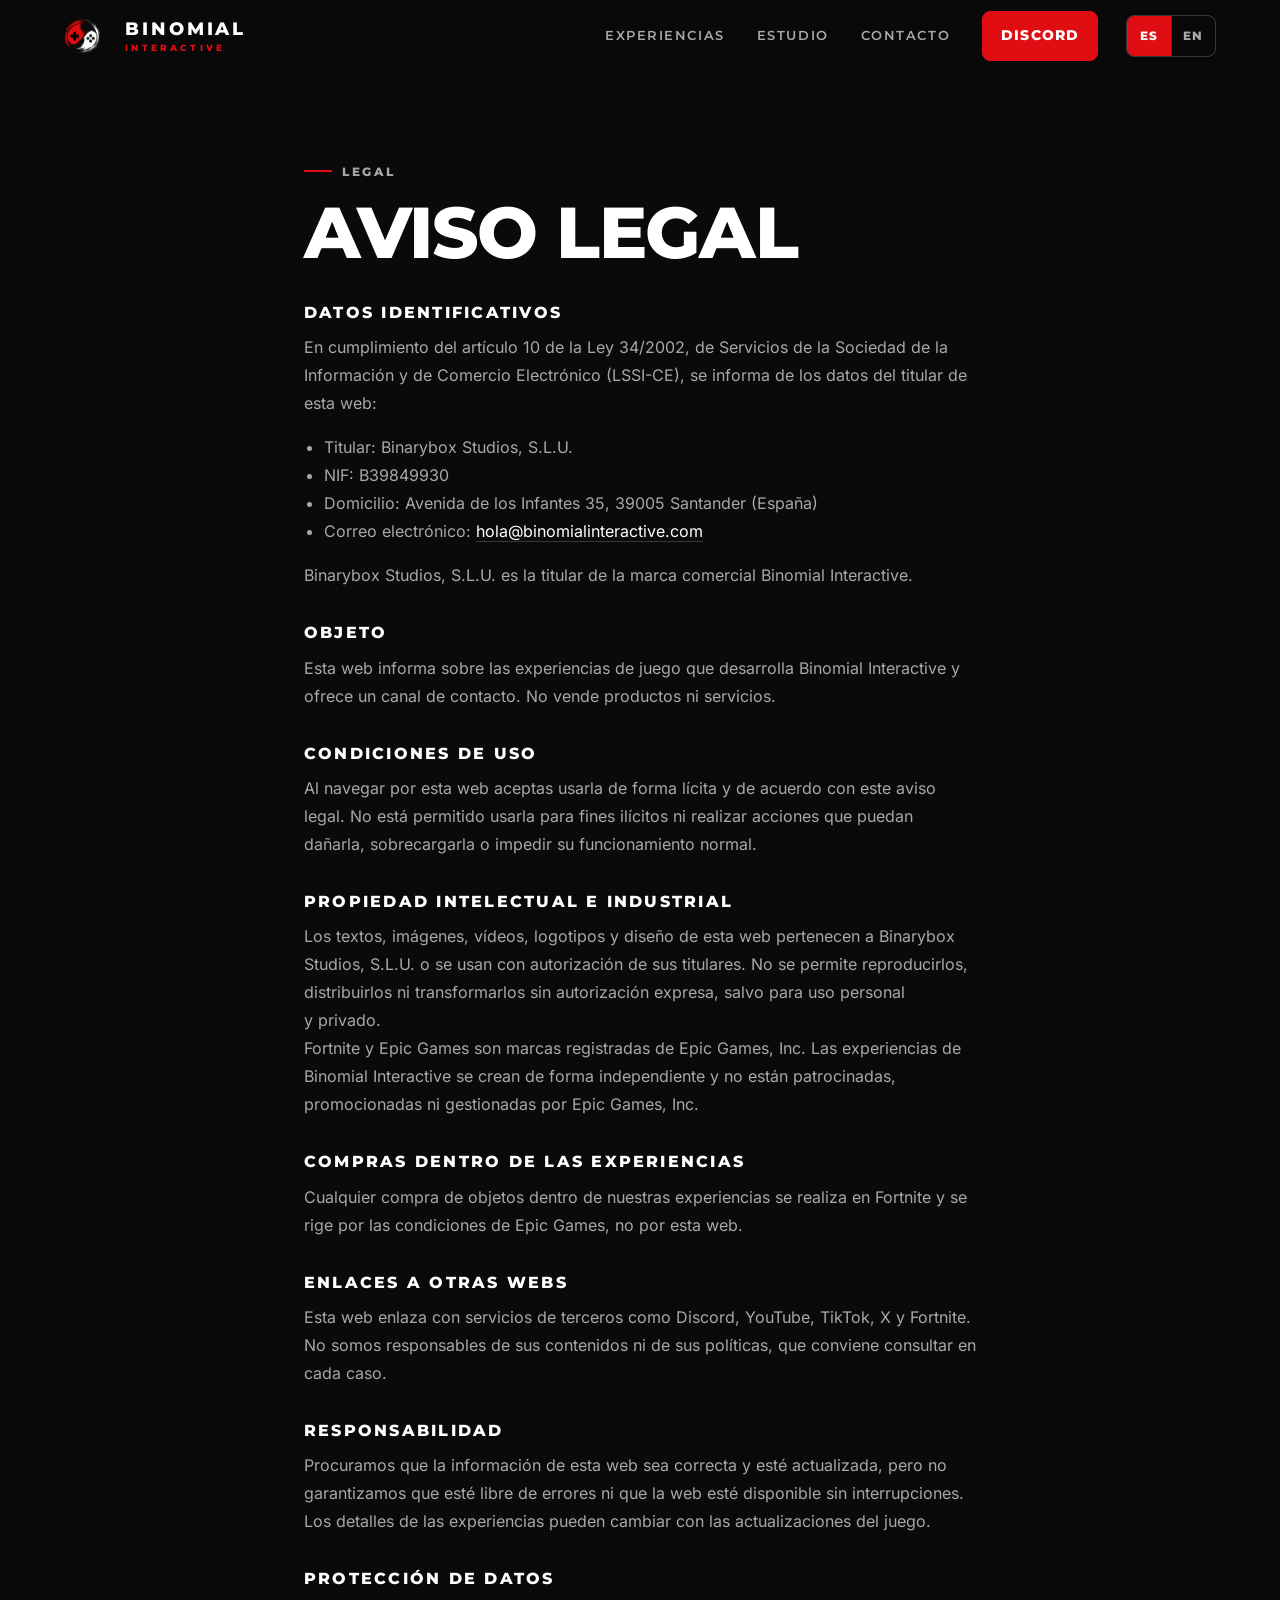
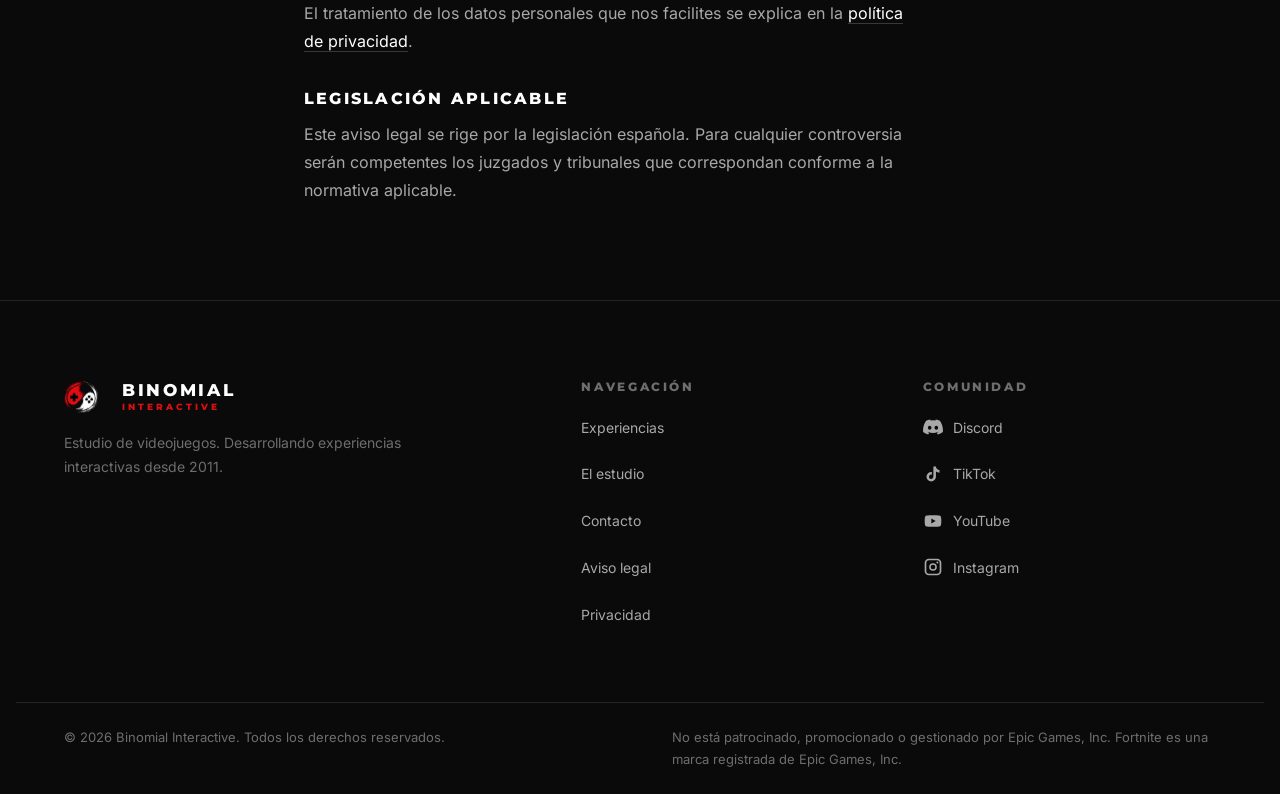
<file: aviso-legal/index.html>
<!DOCTYPE html><html lang="es"> <head><meta charset="utf-8"><meta name="viewport" content="width=device-width, initial-scale=1"><link rel="icon" href="/favicon.ico" sizes="32x32"><link rel="icon" href="/icon-512.png" type="image/png" sizes="512x512"><link rel="apple-touch-icon" href="/apple-touch-icon.png"><link rel="manifest" href="/site.webmanifest"><link rel="sitemap" href="/sitemap-index.xml"><meta name="generator" content="Astro v5.18.2"><title>Aviso legal | Binomial Interactive</title><meta name="description" content="Aviso legal de Binomial Interactive."><link rel="canonical" href="https://binomialinteractive.com/aviso-legal/"><meta name="robots" content="noindex, follow"><link rel="alternate" hreflang="es" href="https://binomialinteractive.com/aviso-legal"><link rel="alternate" hreflang="en" href="https://binomialinteractive.com/en/legal-notice"><link rel="alternate" hreflang="x-default" href="https://binomialinteractive.com/aviso-legal"><meta property="og:type" content="website"><meta property="og:site_name" content="Binomial Interactive"><meta property="og:locale" content="es_ES"><meta property="og:title" content="Aviso legal | Binomial Interactive"><meta property="og:description" content="Aviso legal de Binomial Interactive."><meta property="og:url" content="https://binomialinteractive.com/aviso-legal/"><meta property="og:image" content="https://binomialinteractive.com/og-default.jpg"><meta property="og:image:width" content="1200"><meta property="og:image:height" content="630"><meta property="og:image:alt" content="Binomial Interactive — Jugamos. Creamos."><meta name="twitter:card" content="summary_large_image"><meta name="twitter:title" content="Aviso legal | Binomial Interactive"><meta name="twitter:description" content="Aviso legal de Binomial Interactive."><meta name="twitter:image" content="https://binomialinteractive.com/og-default.jpg"><meta name="theme-color" content="#0a0a0a"><link rel="stylesheet" href="/_astro/aviso-legal.C3lJEKFS.css">
<style>.legal{padding-top:clamp(3rem,8vw,5rem)}.legal__inner{max-width:48rem}.legal__title{font-size:var(--fs-h1);text-transform:uppercase;margin:.875rem 0 2rem}.legal__warning{padding:1.125rem 1.25rem;margin-bottom:2.5rem;border:1px dashed rgba(216,160,42,.5);border-radius:var(--radius);background:#d8a02a14;color:#f0c36a;font-size:.9375rem;line-height:1.7}.legal__warning strong{color:#ffd98a}.legal h2{font-size:1rem;letter-spacing:.14em;text-transform:uppercase;margin-top:2.25rem;margin-bottom:.75rem}.legal p,.legal li{color:var(--c-text-muted);line-height:1.75}.legal ul{padding-left:1.25rem}.legal a{color:var(--c-text);border-bottom:1px solid var(--c-border-strong)}.legal a:hover{color:var(--c-accent-hot)}
:where([data-astro-image]){object-fit:var(--fit);object-position:var(--pos);height:auto}:where([data-astro-image=full-width]){width:100%}:where([data-astro-image=constrained]){max-width:100%}
</style></head> <body> <header class="header" data-header data-astro-cid-3ef6ksr2> <a class="skip" href="#main" data-astro-cid-3ef6ksr2>Saltar al contenido</a> <div class="header__inner wrap" data-astro-cid-3ef6ksr2> <a href="/" class="header__brand" aria-label="Binomial Interactive — inicio" data-astro-cid-3ef6ksr2> <span class="logo" style="--logo-size:36px" data-astro-cid-tvrurpns> <img src="/_astro/isotipo-binomial.BStn-CfJ_Z2ci9l8.webp" srcset="/_astro/isotipo-binomial.BStn-CfJ_Z2ci9l8.webp 1x, /_astro/isotipo-binomial.BStn-CfJ_2q18jy.webp 2x" alt loading="eager" data-astro-cid-tvrurpns="true" decoding="async" fetchpriority="auto" width="72" height="72" class="logo__mark"> <span class="logo__text" data-astro-cid-tvrurpns> <span class="logo__name" data-astro-cid-tvrurpns>Binomial</span> <span class="logo__sub" data-astro-cid-tvrurpns>Interactive</span> </span> </span>  </a> <div class="header__actions" data-astro-cid-3ef6ksr2> <nav class="header__nav" aria-label="Principal" data-astro-cid-3ef6ksr2> <a href="/experiencias" class="header__link" data-astro-cid-3ef6ksr2> Experiencias </a><a href="/estudio" class="header__link" data-astro-cid-3ef6ksr2> Estudio </a><a href="/estudio#contacto" class="header__link" data-astro-cid-3ef6ksr2> Contacto </a> <a class="btn btn--primary header__cta" href="https://discord.gg/s6faMpGbCy" target="_blank" rel="noopener" data-astro-cid-3ef6ksr2>
Discord
</a> </nav> <nav class="lang" aria-label="Idioma" data-astro-cid-r2b4e7hz> <a class="lang__link" href="/aviso-legal" hreflang="es" lang="es" aria-current="true" title="Español" data-astro-cid-r2b4e7hz> <span aria-hidden="true" data-astro-cid-r2b4e7hz>ES</span> <span class="visually-hidden" data-astro-cid-r2b4e7hz>Español</span> </a><a class="lang__link" href="/en/legal-notice" hreflang="en" lang="en" title="English" data-astro-cid-r2b4e7hz> <span aria-hidden="true" data-astro-cid-r2b4e7hz>EN</span> <span class="visually-hidden" data-astro-cid-r2b4e7hz>English</span> </a> </nav>  <button class="header__burger" type="button" data-menu-toggle aria-expanded="false" aria-controls="menu-movil" data-astro-cid-3ef6ksr2> <span class="visually-hidden" data-astro-cid-3ef6ksr2>Abrir menú</span> <span class="header__burger-bars" aria-hidden="true" data-astro-cid-3ef6ksr2></span> </button> </div> </div> <div class="menu" id="menu-movil" data-menu hidden data-astro-cid-3ef6ksr2> <nav class="menu__nav" aria-label="Principal (móvil)" data-astro-cid-3ef6ksr2> <a href="/experiencias" class="menu__link" data-astro-cid-3ef6ksr2>Experiencias</a><a href="/estudio" class="menu__link" data-astro-cid-3ef6ksr2>Estudio</a><a href="/estudio#contacto" class="menu__link" data-astro-cid-3ef6ksr2>Contacto</a> <a class="btn btn--primary menu__cta" href="https://discord.gg/s6faMpGbCy" target="_blank" rel="noopener" data-astro-cid-3ef6ksr2> Únete al Discord </a> </nav> </div> </header>  <script type="module">const r=document.querySelector("[data-header]"),e=document.querySelector("[data-menu-toggle]"),t=document.querySelector("[data-menu]"),a=()=>{r&&r.toggleAttribute("data-scrolled",window.scrollY>8)};a();window.addEventListener("scroll",a,{passive:!0});const n=()=>{!e||!t||(e.setAttribute("aria-expanded","false"),t.hidden=!0,document.body.classList.remove("is-locked"))};e?.addEventListener("click",()=>{if(!t)return;e.getAttribute("aria-expanded")==="true"?n():(e.setAttribute("aria-expanded","true"),t.hidden=!1,document.body.classList.add("is-locked"))});t?.querySelectorAll("a").forEach(d=>d.addEventListener("click",n));document.addEventListener("keydown",d=>d.key==="Escape"&&n());matchMedia("(min-width: 62rem)").addEventListener("change",n);</script> <main id="main">  <section class="legal section"> <div class="wrap legal__inner"> <p class="eyebrow">Legal</p> <h1 class="legal__title">Aviso legal</h1>  <h2>Datos identificativos</h2> <p>
En cumplimiento del artículo 10 de la Ley 34/2002, de Servicios de la Sociedad de la
        Información y de Comercio Electrónico (LSSI-CE), se informa de los datos del titular de esta
        web:
</p> <ul> <li>Titular: Binarybox Studios, S.L.U.</li> <li>NIF: B39849930</li> <li>Domicilio: Avenida de los Infantes 35, 39005 Santander (España)</li> <li>Correo electrónico: <a href="mailto:hola@binomialinteractive.com">hola@binomialinteractive.com</a></li> </ul> <p>Binarybox Studios, S.L.U. es la titular de la marca comercial Binomial Interactive.</p> <h2>Objeto</h2> <p>
Esta web informa sobre las experiencias de juego que desarrolla Binomial Interactive y ofrece un
        canal de contacto. No vende productos ni servicios.
</p> <h2>Condiciones de uso</h2> <p>
Al navegar por esta web aceptas usarla de forma lícita y de acuerdo con este aviso legal.
        No está permitido usarla para fines ilícitos ni realizar acciones que puedan dañarla,
        sobrecargarla o impedir su funcionamiento normal.
</p> <h2>Propiedad intelectual e industrial</h2> <p>
Los textos, imágenes, vídeos, logotipos y diseño de esta web pertenecen a Binarybox Studios, S.L.U. o
        se usan con autorización de sus titulares. No se permite reproducirlos, distribuirlos ni
        transformarlos sin autorización expresa, salvo para uso personal y privado.
</p> <p>
Fortnite y Epic Games son marcas registradas de Epic Games, Inc. Las experiencias de
Binomial Interactive se crean de forma independiente y no están patrocinadas, promocionadas ni
        gestionadas por Epic Games, Inc.
</p> <h2>Compras dentro de las experiencias</h2> <p>
Cualquier compra de objetos dentro de nuestras experiencias se realiza en Fortnite y se rige
        por las condiciones de Epic Games, no por esta web.
</p> <h2>Enlaces a otras webs</h2> <p>
Esta web enlaza con servicios de terceros como Discord, YouTube, TikTok, X y Fortnite. No
        somos responsables de sus contenidos ni de sus políticas, que conviene consultar en cada
        caso.
</p> <h2>Responsabilidad</h2> <p>
Procuramos que la información de esta web sea correcta y esté actualizada, pero no
        garantizamos que esté libre de errores ni que la web esté disponible sin interrupciones.
        Los detalles de las experiencias pueden cambiar con las actualizaciones del juego.
</p> <h2>Protección de datos</h2> <p>
El tratamiento de los datos personales que nos facilites se explica en la
<a href="/privacidad">política de privacidad</a>.
</p> <h2>Legislación aplicable</h2> <p>
Este aviso legal se rige por la legislación española. Para cualquier controversia serán
        competentes los juzgados y tribunales que correspondan conforme a la normativa aplicable.
</p> </div> </section>  </main> <footer class="footer" data-astro-cid-sz7xmlte> <div class="wrap footer__inner" data-astro-cid-sz7xmlte> <div class="footer__brand" data-astro-cid-sz7xmlte> <span class="logo" style="--logo-size:34px" data-astro-cid-tvrurpns> <img src="/_astro/isotipo-binomial.BStn-CfJ_ZvyXxh.webp" srcset="/_astro/isotipo-binomial.BStn-CfJ_ZvyXxh.webp 1x, /_astro/isotipo-binomial.BStn-CfJ_14VVgh.webp 2x" alt loading="eager" data-astro-cid-tvrurpns="true" decoding="async" fetchpriority="auto" width="68" height="68" class="logo__mark"> <span class="logo__text" data-astro-cid-tvrurpns> <span class="logo__name" data-astro-cid-tvrurpns>Binomial</span> <span class="logo__sub" data-astro-cid-tvrurpns>Interactive</span> </span> </span>  <p class="footer__note" data-astro-cid-sz7xmlte> Estudio de videojuegos. Desarrollando experiencias interactivas desde 2011. </p> </div> <nav class="footer__nav" aria-label="Pie de página" data-astro-cid-sz7xmlte> <h2 class="footer__title" data-astro-cid-sz7xmlte>Navegación</h2> <a href="/experiencias" data-astro-cid-sz7xmlte>Experiencias</a> <a href="/estudio" data-astro-cid-sz7xmlte>El estudio</a> <a href="/estudio#contacto" data-astro-cid-sz7xmlte>Contacto</a> <a href="/aviso-legal" data-astro-cid-sz7xmlte>Aviso legal</a> <a href="/privacidad" data-astro-cid-sz7xmlte>Privacidad</a> </nav> <div class="footer__nav" data-astro-cid-sz7xmlte> <h2 class="footer__title" data-astro-cid-sz7xmlte>Comunidad</h2> <a href="https://discord.gg/s6faMpGbCy" target="_blank" rel="noopener" class="footer__social" data-astro-cid-sz7xmlte> <svg viewBox="0 0 24 24" width="20" height="20" fill="currentColor" aria-hidden="true" focusable="false"><path d="M20.317 4.369A19.79 19.79 0 0 0 15.432 3a13.9 13.9 0 0 0-.617 1.269 18.29 18.29 0 0 0-5.63 0A13.2 13.2 0 0 0 8.56 3a19.74 19.74 0 0 0-4.885 1.372C.567 9.046-.272 13.6.147 18.09a19.9 19.9 0 0 0 6.056 3.058c.488-.665.922-1.372 1.296-2.114a12.9 12.9 0 0 1-2.04-.978c.171-.125.339-.256.5-.39a14.2 14.2 0 0 0 12.083 0c.163.14.331.27.5.39-.652.383-1.336.71-2.045.98.374.74.808 1.447 1.296 2.112a19.8 19.8 0 0 0 6.058-3.057c.5-5.2-.838-9.717-3.534-13.723ZM8.02 15.331c-1.183 0-2.157-1.085-2.157-2.42 0-1.332.955-2.42 2.157-2.42s2.176 1.088 2.157 2.42c0 1.335-.955 2.42-2.157 2.42Zm7.975 0c-1.183 0-2.157-1.085-2.157-2.42 0-1.332.955-2.42 2.157-2.42s2.176 1.088 2.157 2.42c0 1.335-.955 2.42-2.157 2.42Z"></path></svg> Discord </a><a href="https://www.tiktok.com/@binomialinteractive" target="_blank" rel="noopener" class="footer__social" data-astro-cid-sz7xmlte> <svg viewBox="0 0 24 24" width="20" height="20" fill="currentColor" aria-hidden="true" focusable="false"><path d="M16.6 5.82A4.28 4.28 0 0 1 15.54 3h-3.09v12.4a2.59 2.59 0 0 1-2.59 2.5 2.59 2.59 0 1 1 .77-5.06V9.7a5.67 5.67 0 0 0-.77-.05 5.67 5.67 0 1 0 5.67 5.67V9.01a7.35 7.35 0 0 0 4.29 1.37V7.29a4.29 4.29 0 0 1-3.22-1.47Z"></path></svg> TikTok </a><a href="https://www.youtube.com/@BinomialInteractive" target="_blank" rel="noopener" class="footer__social" data-astro-cid-sz7xmlte> <svg viewBox="0 0 24 24" width="20" height="20" fill="currentColor" aria-hidden="true" focusable="false"><path d="M21.58 7.19a2.51 2.51 0 0 0-1.77-1.78C18.25 5 12 5 12 5s-6.25 0-7.81.42A2.51 2.51 0 0 0 2.42 7.2 26.1 26.1 0 0 0 2 12a26.1 26.1 0 0 0 .42 4.81 2.51 2.51 0 0 0 1.77 1.77C5.75 19 12 19 12 19s6.25 0 7.81-.42a2.51 2.51 0 0 0 1.77-1.77A26.1 26.1 0 0 0 22 12a26.1 26.1 0 0 0-.42-4.81ZM10 15.02V8.98L15.2 12 10 15.02Z"></path></svg> YouTube </a><a href="https://www.instagram.com/binomial_interactive/" target="_blank" rel="noopener" class="footer__social" data-astro-cid-sz7xmlte> <svg viewBox="0 0 24 24" width="20" height="20" fill="currentColor" aria-hidden="true" focusable="false"><path d="M7 2h10a5 5 0 0 1 5 5v10a5 5 0 0 1-5 5H7a5 5 0 0 1-5-5V7a5 5 0 0 1 5-5ZM7.2 4A3.2 3.2 0 0 0 4 7.2v9.6A3.2 3.2 0 0 0 7.2 20h9.6a3.2 3.2 0 0 0 3.2-3.2V7.2A3.2 3.2 0 0 0 16.8 4ZM12 7.4a4.6 4.6 0 1 1 0 9.2 4.6 4.6 0 0 1 0-9.2Zm0 1.8a2.8 2.8 0 1 0 0 5.6 2.8 2.8 0 0 0 0-5.6Zm5.3-3.7a1.2 1.2 0 1 1 0 2.4 1.2 1.2 0 0 1 0-2.4Z" fill-rule="evenodd"></path></svg> Instagram </a> </div> </div> <div class="wrap footer__legal" data-astro-cid-sz7xmlte> <p data-astro-cid-sz7xmlte>&copy; 2026 Binomial Interactive. Todos los derechos reservados.</p> <p class="footer__disclaimer" data-astro-cid-sz7xmlte>No está patrocinado, promocionado o gestionado por Epic Games, Inc. Fortnite es una marca registrada de Epic Games, Inc.</p> </div> </footer>  <script type="module">const r=document.querySelectorAll(".reveal");if(!("IntersectionObserver"in window))r.forEach(e=>e.classList.add("is-visible"));else{const e=new IntersectionObserver(s=>{s.forEach(i=>{i.isIntersecting&&(i.target.classList.add("is-visible"),e.unobserve(i.target))})},{rootMargin:"0px 0px -12% 0px",threshold:.06});r.forEach(s=>e.observe(s))}</script> </body> </html>
</file>
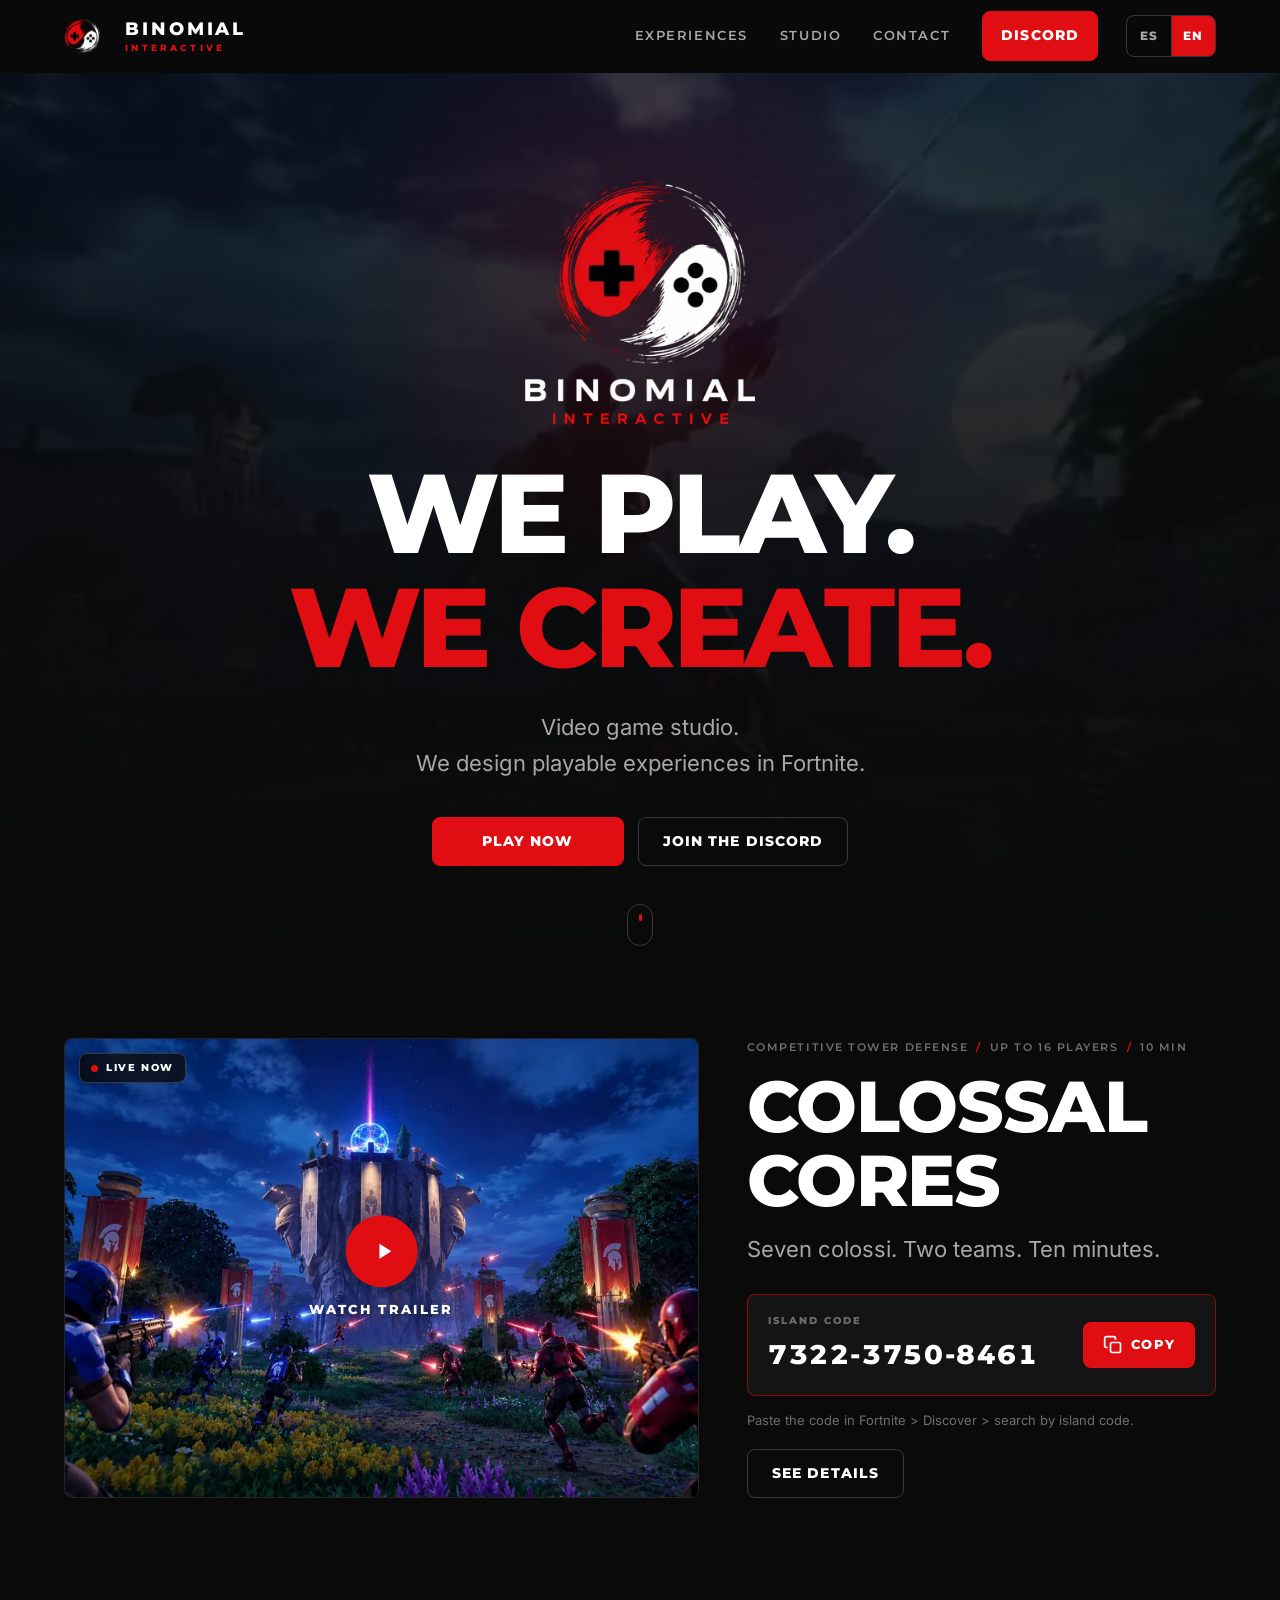
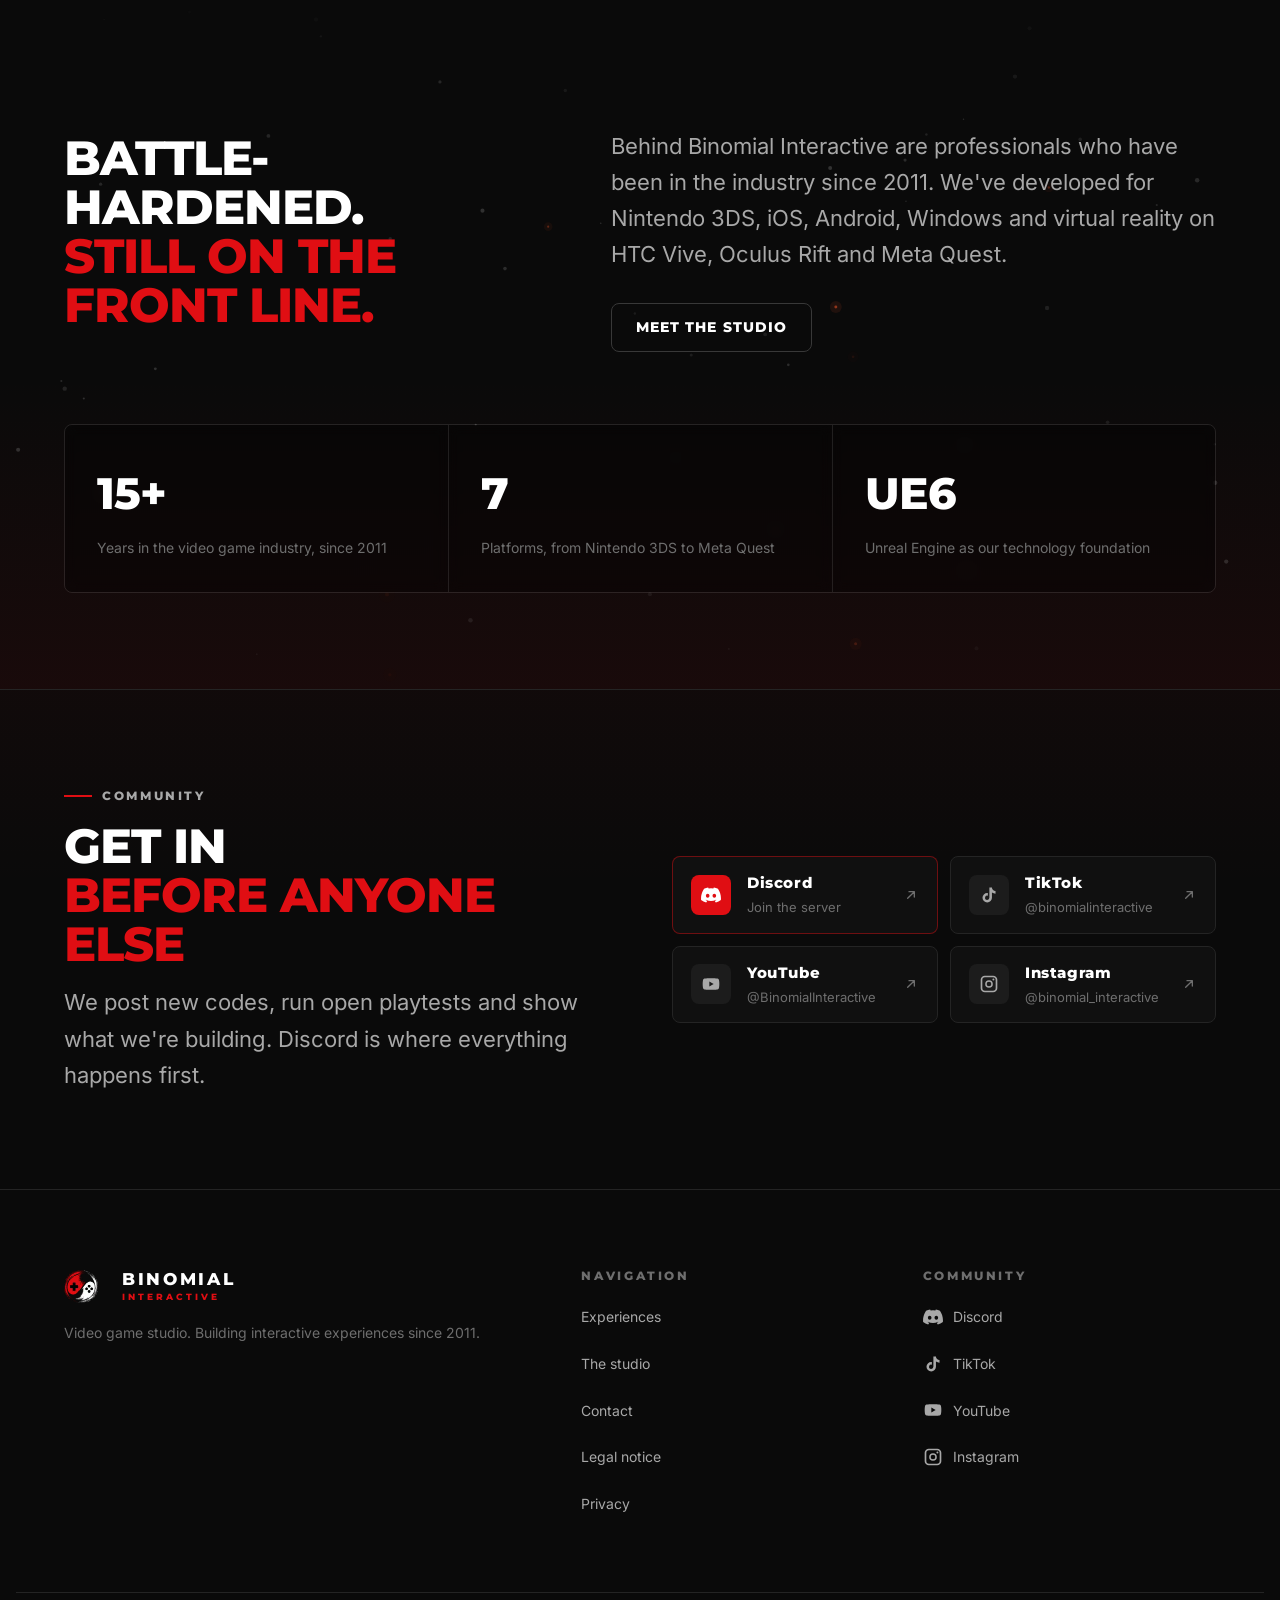
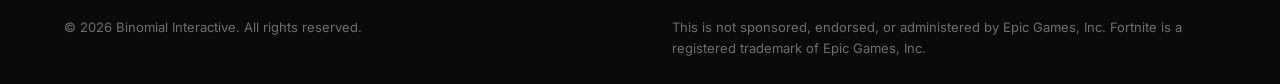
<file: en/index.html>
<!DOCTYPE html><html lang="en"> <head><meta charset="utf-8"><meta name="viewport" content="width=device-width, initial-scale=1"><link rel="icon" href="/favicon.ico" sizes="32x32"><link rel="icon" href="/icon-512.png" type="image/png" sizes="512x512"><link rel="apple-touch-icon" href="/apple-touch-icon.png"><link rel="manifest" href="/site.webmanifest"><link rel="sitemap" href="/sitemap-index.xml"><meta name="generator" content="Astro v5.18.2"><title>Binomial Interactive — We play. We create.</title><meta name="description" content="Binomial Interactive is a video game studio made up of professionals working in the industry since 2011. We create playable experiences and islands in Fortnite."><link rel="canonical" href="https://binomialinteractive.com/en/"><link rel="alternate" hreflang="es" href="https://binomialinteractive.com/"><link rel="alternate" hreflang="en" href="https://binomialinteractive.com/en/"><link rel="alternate" hreflang="x-default" href="https://binomialinteractive.com/"><meta property="og:type" content="website"><meta property="og:site_name" content="Binomial Interactive"><meta property="og:locale" content="en_US"><meta property="og:title" content="Binomial Interactive — We play. We create."><meta property="og:description" content="Binomial Interactive is a video game studio made up of professionals working in the industry since 2011. We create playable experiences and islands in Fortnite."><meta property="og:url" content="https://binomialinteractive.com/en/"><meta property="og:image" content="https://binomialinteractive.com/og-default.jpg"><meta property="og:image:width" content="1200"><meta property="og:image:height" content="630"><meta property="og:image:alt" content="Binomial Interactive — We play. We create."><meta name="twitter:card" content="summary_large_image"><meta name="twitter:title" content="Binomial Interactive — We play. We create."><meta name="twitter:description" content="Binomial Interactive is a video game studio made up of professionals working in the industry since 2011. We create playable experiences and islands in Fortnite."><meta name="twitter:image" content="https://binomialinteractive.com/og-default.jpg"><meta name="theme-color" content="#0a0a0a"><script type="application/ld+json">{"@context":"https://schema.org","@type":"Organization","name":"Binomial Interactive","url":"https://binomialinteractive.com/en/","logo":"https://binomialinteractive.com/icon-512.png","description":"Binomial Interactive is a video game studio made up of professionals working in the industry since 2011. We create playable experiences and islands in Fortnite.","sameAs":["https://discord.gg/s6faMpGbCy","https://www.tiktok.com/@binomialinteractive","https://www.youtube.com/@BinomialInteractive","https://www.instagram.com/binomial_interactive/"]}</script><link rel="stylesheet" href="/_astro/aviso-legal.C3lJEKFS.css">
<style>.notice[data-astro-cid-3bkqq7wx]{background:#d8a02a17;border-bottom:1px solid rgba(216,160,42,.28);color:#f0c36a;font-size:.8125rem}.notice__inner[data-astro-cid-3bkqq7wx]{padding-block:.625rem;text-align:center;line-height:1.5}.notice[data-astro-cid-3bkqq7wx] strong[data-astro-cid-3bkqq7wx]{color:#ffd98a}code[data-astro-cid-3bkqq7wx]{font-size:.9em;padding:.05em .3em;border-radius:3px;background:#ffffff12}.com[data-astro-cid-zer2owmz]{border-top:1px solid var(--c-border);background:linear-gradient(180deg,rgba(224,14,19,.03),transparent 40%)}.com__inner[data-astro-cid-zer2owmz]{display:grid;gap:clamp(2rem,5vw,4rem);align-items:center}.com__text[data-astro-cid-zer2owmz]{display:flex;flex-direction:column;gap:1rem}.com__title[data-astro-cid-zer2owmz]{font-size:var(--fs-h2);text-transform:uppercase}.com__list[data-astro-cid-zer2owmz]{list-style:none;margin:0;padding:0;display:grid;gap:.75rem}.com__link[data-astro-cid-zer2owmz]{display:flex;align-items:center;gap:1rem;min-height:68px;padding:.875rem 1.125rem;border:1px solid var(--c-border);border-radius:var(--radius-lg);background:var(--c-bg-raised);transition:border-color .2s var(--ease),background .2s var(--ease),transform .2s var(--ease)}.com__link[data-astro-cid-zer2owmz]:hover{border-color:var(--c-accent);background:var(--c-bg-overlay);transform:translate(3px)}.com__icon[data-astro-cid-zer2owmz]{display:grid;place-items:center;width:40px;height:40px;flex:none;border-radius:var(--radius);background:#ffffff0d;color:var(--c-text-muted);transition:background .2s var(--ease),color .2s var(--ease)}.com__link[data-astro-cid-zer2owmz]:hover .com__icon[data-astro-cid-zer2owmz]{background:var(--c-accent);color:#fff}.com__meta[data-astro-cid-zer2owmz]{display:flex;flex-direction:column;gap:.1rem;min-width:0}.com__meta[data-astro-cid-zer2owmz] b[data-astro-cid-zer2owmz]{font-family:var(--font-display);font-size:.9375rem;font-weight:700;letter-spacing:.04em}.com__meta[data-astro-cid-zer2owmz] span[data-astro-cid-zer2owmz]{font-size:.8125rem;color:var(--c-text-dim);overflow:hidden;text-overflow:ellipsis;white-space:nowrap}.com__arrow[data-astro-cid-zer2owmz]{margin-left:auto;flex:none;color:var(--c-text-dim);transition:color .2s var(--ease)}.com__link[data-astro-cid-zer2owmz]:hover .com__arrow[data-astro-cid-zer2owmz]{color:var(--c-accent-hot)}.com__item--primary[data-astro-cid-zer2owmz] .com__link[data-astro-cid-zer2owmz]{border-color:#e00e1373}.com__item--primary[data-astro-cid-zer2owmz] .com__icon[data-astro-cid-zer2owmz]{background:var(--c-accent);color:#fff}@media(min-width:56rem){.com__inner[data-astro-cid-zer2owmz]{grid-template-columns:1fr 1fr}}@media(min-width:78rem){.com__list[data-astro-cid-zer2owmz]{grid-template-columns:repeat(2,minmax(0,1fr))}.com__list[data-astro-cid-zer2owmz]:has(>li:last-child:nth-child(odd)) .com__item--primary[data-astro-cid-zer2owmz]{grid-column:1 / -1}}
</style>
<link rel="stylesheet" href="/_astro/index.WGlYMrw3.css">
<link rel="stylesheet" href="/_astro/index.DqzPMsLd.css">
<style>:where([data-astro-image]){object-fit:var(--fit);object-position:var(--pos);height:auto}:where([data-astro-image=full-width]){width:100%}:where([data-astro-image=constrained]){max-width:100%}
</style></head> <body> <header class="header" data-header data-astro-cid-3ef6ksr2> <a class="skip" href="#main" data-astro-cid-3ef6ksr2>Skip to content</a> <div class="header__inner wrap" data-astro-cid-3ef6ksr2> <a href="/en/" class="header__brand" aria-label="Binomial Interactive — home" data-astro-cid-3ef6ksr2> <span class="logo" style="--logo-size:36px" data-astro-cid-tvrurpns> <img src="/_astro/isotipo-binomial.BStn-CfJ_Z2ci9l8.webp" srcset="/_astro/isotipo-binomial.BStn-CfJ_Z2ci9l8.webp 1x, /_astro/isotipo-binomial.BStn-CfJ_2q18jy.webp 2x" alt loading="eager" data-astro-cid-tvrurpns="true" decoding="async" fetchpriority="auto" width="72" height="72" class="logo__mark"> <span class="logo__text" data-astro-cid-tvrurpns> <span class="logo__name" data-astro-cid-tvrurpns>Binomial</span> <span class="logo__sub" data-astro-cid-tvrurpns>Interactive</span> </span> </span>  </a> <div class="header__actions" data-astro-cid-3ef6ksr2> <nav class="header__nav" aria-label="Main" data-astro-cid-3ef6ksr2> <a href="/en/experiences" class="header__link" data-astro-cid-3ef6ksr2> Experiences </a><a href="/en/studio" class="header__link" data-astro-cid-3ef6ksr2> Studio </a><a href="/en/studio#contact" class="header__link" data-astro-cid-3ef6ksr2> Contact </a> <a class="btn btn--primary header__cta" href="https://discord.gg/s6faMpGbCy" target="_blank" rel="noopener" data-astro-cid-3ef6ksr2>
Discord
</a> </nav> <nav class="lang" aria-label="Language" data-astro-cid-r2b4e7hz> <a class="lang__link" href="/" hreflang="es" lang="es" title="Español" data-astro-cid-r2b4e7hz> <span aria-hidden="true" data-astro-cid-r2b4e7hz>ES</span> <span class="visually-hidden" data-astro-cid-r2b4e7hz>Español</span> </a><a class="lang__link" href="/en/" hreflang="en" lang="en" aria-current="true" title="English" data-astro-cid-r2b4e7hz> <span aria-hidden="true" data-astro-cid-r2b4e7hz>EN</span> <span class="visually-hidden" data-astro-cid-r2b4e7hz>English</span> </a> </nav>  <button class="header__burger" type="button" data-menu-toggle aria-expanded="false" aria-controls="menu-movil" data-astro-cid-3ef6ksr2> <span class="visually-hidden" data-astro-cid-3ef6ksr2>Open menu</span> <span class="header__burger-bars" aria-hidden="true" data-astro-cid-3ef6ksr2></span> </button> </div> </div> <div class="menu" id="menu-movil" data-menu hidden data-astro-cid-3ef6ksr2> <nav class="menu__nav" aria-label="Main (mobile)" data-astro-cid-3ef6ksr2> <a href="/en/experiences" class="menu__link" data-astro-cid-3ef6ksr2>Experiences</a><a href="/en/studio" class="menu__link" data-astro-cid-3ef6ksr2>Studio</a><a href="/en/studio#contact" class="menu__link" data-astro-cid-3ef6ksr2>Contact</a> <a class="btn btn--primary menu__cta" href="https://discord.gg/s6faMpGbCy" target="_blank" rel="noopener" data-astro-cid-3ef6ksr2> Join the Discord </a> </nav> </div> </header>  <script type="module">const r=document.querySelector("[data-header]"),e=document.querySelector("[data-menu-toggle]"),t=document.querySelector("[data-menu]"),a=()=>{r&&r.toggleAttribute("data-scrolled",window.scrollY>8)};a();window.addEventListener("scroll",a,{passive:!0});const n=()=>{!e||!t||(e.setAttribute("aria-expanded","false"),t.hidden=!0,document.body.classList.remove("is-locked"))};e?.addEventListener("click",()=>{if(!t)return;e.getAttribute("aria-expanded")==="true"?n():(e.setAttribute("aria-expanded","true"),t.hidden=!1,document.body.classList.add("is-locked"))});t?.querySelectorAll("a").forEach(d=>d.addEventListener("click",n));document.addEventListener("keydown",d=>d.key==="Escape"&&n());matchMedia("(min-width: 62rem)").addEventListener("change",n);</script> <main id="main">   <section class="hero" data-astro-cid-bbe6dxrz> <div class="hero__bg" aria-hidden="true" data-astro-cid-bbe6dxrz> <video class="hero__video" autoplay muted loop playsinline preload="metadata" poster="/media/hero-poster.jpg?v=20261106b" data-astro-cid-bbe6dxrz> <source src="/media/hero-loop.mp4?v=20261106b" type="video/mp4" data-astro-cid-bbe6dxrz> </video> <div class="hero__scrim" data-astro-cid-bbe6dxrz></div> <div class="hero__glow" data-astro-cid-bbe6dxrz></div> </div> <div class="wrap hero__inner" data-astro-cid-bbe6dxrz> <img src="/_astro/logo-binomial.VZTL8Tnk_1DSrHl.webp" srcset="/_astro/logo-binomial.VZTL8Tnk_2OVrd.webp 280w, /_astro/logo-binomial.VZTL8Tnk_Z3zMWs.webp 560w" alt="Binomial Interactive" sizes="(min-width: 48rem) 280px, 200px" loading="eager" fetchpriority="high" data-astro-cid-bbe6dxrz="true" decoding="async" width="874" height="923" class="hero__logo"> <h1 class="hero__claim" data-astro-cid-bbe6dxrz> We play.<br data-astro-cid-bbe6dxrz> <span class="accent" data-astro-cid-bbe6dxrz>We create.</span> </h1>  <p class="hero__sub lead" data-astro-cid-bbe6dxrz>Video game studio.<br data-astro-cid-bbe6dxrz>We design playable experiences in Fortnite.</p> <div class="hero__actions" data-astro-cid-bbe6dxrz> <a class="btn btn--primary" href="/en/experiences" data-astro-cid-bbe6dxrz> Play now </a> <a class="btn" href="https://discord.gg/s6faMpGbCy" target="_blank" rel="noopener" data-astro-cid-bbe6dxrz> Join the Discord </a> </div> </div> <a class="hero__scroll" href="#destacado" aria-label="Go to the featured island" data-astro-cid-bbe6dxrz> <span data-astro-cid-bbe6dxrz></span> </a> </section>  <section class="feat section" id="destacado" data-astro-cid-64h7bkh5>  <div class="wrap" data-astro-cid-64h7bkh5> <div class="feat__grid" data-astro-cid-64h7bkh5> <div class="feat__media reveal" data-slider data-astro-cid-64h7bkh5> <a class="feat__hit" href="/en/experiences" data-astro-cid-64h7bkh5> <span class="visually-hidden" data-astro-cid-64h7bkh5>View the Colossal Cores page</span> </a> <div class="feat__track" data-slider-track data-astro-cid-64h7bkh5> <div class="feat__slide" data-astro-cid-64h7bkh5> <img src="/_astro/colossal-cores-cover.Cx8K1wTJ_Z1oxkl7.webp" srcset="/_astro/colossal-cores-cover.Cx8K1wTJ_ZWCOE7.webp 600w, /_astro/colossal-cores-cover.Cx8K1wTJ_t0q8s.webp 1200w, /_astro/colossal-cores-cover.Cx8K1wTJ_17r82n.webp 1600w" alt="Colossal Cores island image" sizes="(min-width: 62rem) 58vw, 100vw" loading="lazy" data-astro-cid-64h7bkh5="true" decoding="async" fetchpriority="auto" width="1671" height="941" class="feat__img"> </div> </div>  <button class="feat__play" type="button" data-trailer-open="VpwruLEUc9A" data-title="Colossal Cores trailer" data-astro-cid-64h7bkh5> <span class="feat__play-icon" aria-hidden="true" data-astro-cid-64h7bkh5> <svg viewBox="0 0 24 24" width="26" height="26" fill="currentColor" data-astro-cid-64h7bkh5> <path d="M8 5.14v13.72L19 12 8 5.14Z" data-astro-cid-64h7bkh5></path> </svg> </span> <span class="feat__play-text" data-astro-cid-64h7bkh5>Watch trailer</span> </button> <span class="feat__live" data-astro-cid-64h7bkh5> <i aria-hidden="true" data-astro-cid-64h7bkh5></i>Live now </span> </div> <div class="feat__info reveal" data-astro-cid-64h7bkh5> <p class="feat__meta" data-astro-cid-64h7bkh5> <span data-astro-cid-64h7bkh5>Competitive tower defense</span> <span aria-hidden="true" class="accent" data-astro-cid-64h7bkh5>/</span> <span data-astro-cid-64h7bkh5>Up to 16 players</span> <span aria-hidden="true" class="accent" data-astro-cid-64h7bkh5>/</span><span data-astro-cid-64h7bkh5>10 min</span> </p> <h2 class="feat__title" data-astro-cid-64h7bkh5>Colossal Cores</h2>  <p class="feat__tagline" data-astro-cid-64h7bkh5>Seven colossi. Two teams. Ten minutes.</p>   <script type="module">const c=new WeakMap;function r(){let e=document.getElementById("copy-live");return e||(e=document.createElement("div"),e.id="copy-live",e.setAttribute("role","status"),e.setAttribute("aria-live","polite"),e.className="visually-hidden",document.body.appendChild(e)),e}function p(e){const t=document.createElement("textarea");t.value=e,t.setAttribute("readonly",""),t.style.cssText="position:fixed;top:0;left:0;opacity:0;pointer-events:none",document.body.appendChild(t),t.select(),t.setSelectionRange(0,e.length);let a=!1;try{a=document.execCommand("copy")}catch{a=!1}return t.remove(),a}function d(e,t,a){e.dataset.state=t;const o=e.querySelector(".copy__cta-text");o&&(o.dataset.original??=o.textContent??"Copiar",o.textContent=t==="copied"?e.dataset.tDone??"Copiado":e.dataset.tManual??"Copia manual"),r().textContent=a,window.clearTimeout(c.get(e)),c.set(e,window.setTimeout(()=>{delete e.dataset.state,o&&(o.textContent=o.dataset.original??"Copiar")},2200))}document.addEventListener("click",async e=>{const t=e.target?.closest("[data-copy-code]");if(!t)return;const a=t.dataset.code??"";if(!a)return;const o=t.dataset.map?`${t.dataset.tOf??" de "}${t.dataset.map}`:"",n=(s,l)=>(s??l).replace("{code}",a).replace("{map}",o);let i=!1;try{navigator.clipboard?.writeText&&(await navigator.clipboard.writeText(a),i=!0)}catch{i=!1}i||(i=p(a)),i?(navigator.vibrate?.(12),d(t,"copied",n(t.dataset.tCopied,"Código {code}{map} copiado al portapapeles."))):d(t,"error",n(t.dataset.tFailed,"No se pudo copiar automáticamente. El código es {code}.")),document.dispatchEvent(new CustomEvent("binomial:code-copied",{detail:{code:a,ok:i}}))});</script> <div class="copy-wrap" data-astro-cid-ttu3yx2n> <button type="button" class="copy copy--hero" data-copy-code data-code="7322-3750-8461" data-map="Colossal Cores" data-t-done="Copied" data-t-manual="Copy manually" data-t-copied="Code {code}{map} copied to the clipboard." data-t-failed="Couldn't copy automatically. The code is {code}." data-t-of=" for " aria-label="Copy the island code 7 3 2 2 - 3 7 5 0 - 8 4 6 1 for Colossal Cores" data-astro-cid-ttu3yx2n> <span class="copy__body" data-astro-cid-ttu3yx2n> <span class="copy__label" data-astro-cid-ttu3yx2n>Island code</span> <span class="copy__code" data-astro-cid-ttu3yx2n>7322-3750-8461</span> </span> <span class="copy__cta" aria-hidden="true" data-astro-cid-ttu3yx2n> <svg class="copy__icon copy__icon--copy" viewBox="0 0 24 24" width="20" height="20" fill="none" stroke="currentColor" stroke-width="2" stroke-linecap="round" stroke-linejoin="round" data-astro-cid-ttu3yx2n> <rect x="9" y="9" width="12" height="12" rx="2" data-astro-cid-ttu3yx2n></rect> <path d="M5 15H4a2 2 0 0 1-2-2V4a2 2 0 0 1 2-2h9a2 2 0 0 1 2 2v1" data-astro-cid-ttu3yx2n></path> </svg> <svg class="copy__icon copy__icon--done" viewBox="0 0 24 24" width="20" height="20" fill="none" stroke="currentColor" stroke-width="2.5" stroke-linecap="round" stroke-linejoin="round" data-astro-cid-ttu3yx2n> <path d="M20 6 9 17l-5-5" data-astro-cid-ttu3yx2n></path> </svg> <span class="copy__cta-text" data-astro-cid-ttu3yx2n>Copy</span> </span> </button> </div>   <p class="feat__help" data-astro-cid-64h7bkh5> Paste the code in Fortnite &gt; Discover &gt; search by island code. </p>  <a class="btn feat__more" href="/en/experiences" data-astro-cid-64h7bkh5>See details</a> </div> </div> </div> <dialog class="trailer-dlg" data-trailer-dialog data-astro-cid-jd3c7mfa> <div class="trailer-dlg__box" data-astro-cid-jd3c7mfa> <button class="trailer-dlg__close" type="button" data-trailer-close aria-label="Close trailer" data-astro-cid-jd3c7mfa> <svg viewBox="0 0 24 24" width="22" height="22" fill="none" stroke="currentColor" stroke-width="2" stroke-linecap="round" aria-hidden="true" data-astro-cid-jd3c7mfa> <path d="M18 6 6 18M6 6l12 12" data-astro-cid-jd3c7mfa></path> </svg> </button> <div class="trailer-dlg__frame" data-trailer-frame data-astro-cid-jd3c7mfa></div> </div> </dialog> <script type="module">const e=document.querySelector("[data-trailer-dialog]"),a=e?.querySelector("[data-trailer-frame]");if(e&&a&&!e.dataset.ready){e.dataset.ready="1";const l=()=>e.open&&e.close();document.querySelectorAll("[data-trailer-open]").forEach(t=>{t.addEventListener("click",()=>{const c=t.dataset.trailerOpen;if(!c)return;const r=document.createElement("iframe");r.src=`https://www.youtube-nocookie.com/embed/${c}?autoplay=1&rel=0&modestbranding=1`,r.title=t.dataset.title??"Trailer",r.allow="accelerometer; autoplay; clipboard-write; encrypted-media; gyroscope; picture-in-picture; web-share",r.allowFullscreen=!0,a.replaceChildren(r),e.showModal(),document.body.classList.add("is-locked")})}),e.querySelector("[data-trailer-close]")?.addEventListener("click",l),e.addEventListener("click",t=>{(t.target===e||t.target===e.firstElementChild)&&l()}),e.addEventListener("close",()=>{a.replaceChildren(),document.body.classList.remove("is-locked")})}</script>  </section> <script type="module">const m=window.matchMedia("(prefers-reduced-motion: reduce)").matches;document.querySelectorAll("[data-slider]").forEach(t=>{const r=t.querySelector("[data-slider-track]"),c=[...t.querySelectorAll("[data-slider-dot]")];if(!r||c.length<2)return;const l=c.length,n=()=>Math.round(r.scrollLeft/r.clientWidth),a=e=>r.scrollTo({left:(e+l)%l*r.clientWidth,behavior:m?"auto":"smooth"});let s=0;if(r.addEventListener("scroll",()=>{cancelAnimationFrame(s),s=requestAnimationFrame(()=>{const e=n();c.forEach((d,h)=>h===e?d.setAttribute("aria-current","true"):d.removeAttribute("aria-current"))})}),t.querySelector("[data-slider-prev]")?.addEventListener("click",()=>a(n()-1)),t.querySelector("[data-slider-next]")?.addEventListener("click",()=>a(n()+1)),c.forEach((e,d)=>e.addEventListener("click",()=>a(d))),r.addEventListener("keydown",e=>{e.key==="ArrowLeft"&&(e.preventDefault(),a(n()-1)),e.key==="ArrowRight"&&(e.preventDefault(),a(n()+1))}),m)return;let i=0,o=!1;const u=()=>{clearInterval(i),o||(i=window.setInterval(()=>!document.hidden&&a(n()+1),5e3))},v=()=>clearInterval(i),f=()=>{o=!0,v()};t.addEventListener("mouseenter",v),t.addEventListener("mouseleave",u),t.addEventListener("pointerdown",f),t.addEventListener("focusin",f),u()});</script> <section class="phi section" data-astro-cid-iaxkagjk> <canvas class="embers" aria-hidden="true" data-embers data-astro-cid-nwoirqa2></canvas> <script type="module">document.querySelectorAll("[data-embers]").forEach(o=>{const a=o.getContext("2d");if(!a)return;const c=matchMedia("(prefers-reduced-motion: reduce)").matches;let i=0,n=0,s=[];const f=e=>{const r=Math.random()<.14;return{x:Math.random()*i,y:e,vy:.12+Math.random()*.3,r:r?.9+Math.random()*1.3:.7+Math.random()*1.7,a:r?.28+Math.random()*.3:.12+Math.random()*.2,fase:Math.random()*Math.PI*2,vf:.006+Math.random()*.012,brasa:r}},g=()=>{const e=Math.min(devicePixelRatio||1,2);i=o.clientWidth,n=o.clientHeight,o.width=Math.round(i*e),o.height=Math.round(n*e),a.setTransform(e,0,0,e,0,0);const r=Math.min(60,Math.round(i*n/15e3));s=Array.from({length:r},()=>f(Math.random()*n))};let h=0;const M=(e=performance.now())=>{const r=h?Math.min(50,e-h)/16.67:1;h=e,a.clearRect(0,0,i,n);for(let l=0;l<s.length;l++){const t=s[l];c||(t.y-=t.vy*r,t.fase+=t.vf*r,t.x+=Math.sin(t.fase)*.25*r,t.y<-10&&(s[l]=f(n+10)));const y=Math.min(1,t.y/(n*.2),(n-t.y)/(n*.2)),p=t.brasa?.6+Math.sin(t.fase*6)*.4:1;a.globalAlpha=Math.max(0,t.a*y*p),a.fillStyle=t.brasa?"#ff5a2a":"#9a9a9a",a.beginPath(),a.arc(t.x,t.y,t.r,0,Math.PI*2),a.fill(),t.brasa&&(a.globalAlpha*=.18,a.beginPath(),a.arc(t.x,t.y,t.r*4,0,Math.PI*2),a.fill())}a.globalAlpha=1};let m=!1,d=0;const b=e=>{M(e),d=m&&!document.hidden?requestAnimationFrame(b):0,d||(h=0)},u=()=>{!c&&m&&!document.hidden&&!d&&(d=requestAnimationFrame(b))};new ResizeObserver(()=>{g(),M()}).observe(o),new IntersectionObserver(([e])=>{m=e.isIntersecting,u()}).observe(o),document.addEventListener("visibilitychange",u)});</script>  <div class="wrap" data-astro-cid-iaxkagjk>  <p class="eyebrow phi__eyebrow reveal" data-astro-cid-iaxkagjk>Philosophy</p> <div class="phi__grid" data-astro-cid-iaxkagjk> <div class="phi__intro reveal" data-astro-cid-iaxkagjk> <h2 class="phi__title" data-astro-cid-iaxkagjk> Battle-hardened.<br data-astro-cid-iaxkagjk> <span class="accent" data-astro-cid-iaxkagjk>Still on the front line.</span> </h2> </div> <div class="phi__body reveal" data-astro-cid-iaxkagjk> <p class="lead" data-astro-cid-iaxkagjk>Behind Binomial Interactive are professionals who have been in the industry since 2011. We&#39;ve developed for Nintendo 3DS, iOS, Android, Windows and virtual reality on HTC Vive, Oculus Rift and Meta Quest.</p> <a class="btn phi__cta" href="/en/studio" data-astro-cid-iaxkagjk>Meet the studio</a> </div> </div> <dl class="phi__stats reveal" data-astro-cid-iaxkagjk> <div class="phi__stat" data-astro-cid-iaxkagjk> <dt data-astro-cid-iaxkagjk>15+</dt> <dd data-astro-cid-iaxkagjk>Years in the video game industry, since 2011</dd> </div><div class="phi__stat" data-astro-cid-iaxkagjk> <dt data-astro-cid-iaxkagjk>7</dt> <dd data-astro-cid-iaxkagjk>Platforms, from Nintendo 3DS to Meta Quest</dd> </div><div class="phi__stat" data-astro-cid-iaxkagjk> <dt data-astro-cid-iaxkagjk>UE6</dt> <dd data-astro-cid-iaxkagjk>Unreal Engine as our technology foundation</dd> </div> </dl> </div> </section>  <section class="com section" id="comunidad" data-astro-cid-zer2owmz> <div class="wrap com__inner" data-astro-cid-zer2owmz> <div class="com__text reveal" data-astro-cid-zer2owmz> <p class="eyebrow" data-astro-cid-zer2owmz>Community</p> <h2 class="com__title" data-astro-cid-zer2owmz>Get in<br data-astro-cid-zer2owmz><span class="accent" data-astro-cid-zer2owmz>before anyone else</span></h2> <p class="lead" data-astro-cid-zer2owmz>We post new codes, run open playtests and show what we&#39;re building. Discord is where everything happens first.</p> </div> <ul class="com__list reveal" data-astro-cid-zer2owmz> <li class="com__item--primary" data-astro-cid-zer2owmz> <a class="com__link" href="https://discord.gg/s6faMpGbCy" target="_blank" rel="noopener" data-astro-cid-zer2owmz> <span class="com__icon" data-astro-cid-zer2owmz><svg viewBox="0 0 24 24" width="20" height="20" fill="currentColor" aria-hidden="true" focusable="false"><path d="M20.317 4.369A19.79 19.79 0 0 0 15.432 3a13.9 13.9 0 0 0-.617 1.269 18.29 18.29 0 0 0-5.63 0A13.2 13.2 0 0 0 8.56 3a19.74 19.74 0 0 0-4.885 1.372C.567 9.046-.272 13.6.147 18.09a19.9 19.9 0 0 0 6.056 3.058c.488-.665.922-1.372 1.296-2.114a12.9 12.9 0 0 1-2.04-.978c.171-.125.339-.256.5-.39a14.2 14.2 0 0 0 12.083 0c.163.14.331.27.5.39-.652.383-1.336.71-2.045.98.374.74.808 1.447 1.296 2.112a19.8 19.8 0 0 0 6.058-3.057c.5-5.2-.838-9.717-3.534-13.723ZM8.02 15.331c-1.183 0-2.157-1.085-2.157-2.42 0-1.332.955-2.42 2.157-2.42s2.176 1.088 2.157 2.42c0 1.335-.955 2.42-2.157 2.42Zm7.975 0c-1.183 0-2.157-1.085-2.157-2.42 0-1.332.955-2.42 2.157-2.42s2.176 1.088 2.157 2.42c0 1.335-.955 2.42-2.157 2.42Z"></path></svg></span> <span class="com__meta" data-astro-cid-zer2owmz> <b data-astro-cid-zer2owmz>Discord</b> <span data-astro-cid-zer2owmz>Join the server</span> </span> <svg class="com__arrow" viewBox="0 0 24 24" width="16" height="16" fill="none" stroke="currentColor" stroke-width="2" stroke-linecap="round" stroke-linejoin="round" aria-hidden="true" data-astro-cid-zer2owmz> <path d="M7 17 17 7M9 7h8v8" data-astro-cid-zer2owmz></path> </svg> </a> </li><li data-astro-cid-zer2owmz> <a class="com__link" href="https://www.tiktok.com/@binomialinteractive" target="_blank" rel="noopener" data-astro-cid-zer2owmz> <span class="com__icon" data-astro-cid-zer2owmz><svg viewBox="0 0 24 24" width="20" height="20" fill="currentColor" aria-hidden="true" focusable="false"><path d="M16.6 5.82A4.28 4.28 0 0 1 15.54 3h-3.09v12.4a2.59 2.59 0 0 1-2.59 2.5 2.59 2.59 0 1 1 .77-5.06V9.7a5.67 5.67 0 0 0-.77-.05 5.67 5.67 0 1 0 5.67 5.67V9.01a7.35 7.35 0 0 0 4.29 1.37V7.29a4.29 4.29 0 0 1-3.22-1.47Z"></path></svg></span> <span class="com__meta" data-astro-cid-zer2owmz> <b data-astro-cid-zer2owmz>TikTok</b> <span data-astro-cid-zer2owmz>@binomialinteractive</span> </span> <svg class="com__arrow" viewBox="0 0 24 24" width="16" height="16" fill="none" stroke="currentColor" stroke-width="2" stroke-linecap="round" stroke-linejoin="round" aria-hidden="true" data-astro-cid-zer2owmz> <path d="M7 17 17 7M9 7h8v8" data-astro-cid-zer2owmz></path> </svg> </a> </li><li data-astro-cid-zer2owmz> <a class="com__link" href="https://www.youtube.com/@BinomialInteractive" target="_blank" rel="noopener" data-astro-cid-zer2owmz> <span class="com__icon" data-astro-cid-zer2owmz><svg viewBox="0 0 24 24" width="20" height="20" fill="currentColor" aria-hidden="true" focusable="false"><path d="M21.58 7.19a2.51 2.51 0 0 0-1.77-1.78C18.25 5 12 5 12 5s-6.25 0-7.81.42A2.51 2.51 0 0 0 2.42 7.2 26.1 26.1 0 0 0 2 12a26.1 26.1 0 0 0 .42 4.81 2.51 2.51 0 0 0 1.77 1.77C5.75 19 12 19 12 19s6.25 0 7.81-.42a2.51 2.51 0 0 0 1.77-1.77A26.1 26.1 0 0 0 22 12a26.1 26.1 0 0 0-.42-4.81ZM10 15.02V8.98L15.2 12 10 15.02Z"></path></svg></span> <span class="com__meta" data-astro-cid-zer2owmz> <b data-astro-cid-zer2owmz>YouTube</b> <span data-astro-cid-zer2owmz>@BinomialInteractive</span> </span> <svg class="com__arrow" viewBox="0 0 24 24" width="16" height="16" fill="none" stroke="currentColor" stroke-width="2" stroke-linecap="round" stroke-linejoin="round" aria-hidden="true" data-astro-cid-zer2owmz> <path d="M7 17 17 7M9 7h8v8" data-astro-cid-zer2owmz></path> </svg> </a> </li><li data-astro-cid-zer2owmz> <a class="com__link" href="https://www.instagram.com/binomial_interactive/" target="_blank" rel="noopener" data-astro-cid-zer2owmz> <span class="com__icon" data-astro-cid-zer2owmz><svg viewBox="0 0 24 24" width="20" height="20" fill="currentColor" aria-hidden="true" focusable="false"><path d="M7 2h10a5 5 0 0 1 5 5v10a5 5 0 0 1-5 5H7a5 5 0 0 1-5-5V7a5 5 0 0 1 5-5ZM7.2 4A3.2 3.2 0 0 0 4 7.2v9.6A3.2 3.2 0 0 0 7.2 20h9.6a3.2 3.2 0 0 0 3.2-3.2V7.2A3.2 3.2 0 0 0 16.8 4ZM12 7.4a4.6 4.6 0 1 1 0 9.2 4.6 4.6 0 0 1 0-9.2Zm0 1.8a2.8 2.8 0 1 0 0 5.6 2.8 2.8 0 0 0 0-5.6Zm5.3-3.7a1.2 1.2 0 1 1 0 2.4 1.2 1.2 0 0 1 0-2.4Z" fill-rule="evenodd"></path></svg></span> <span class="com__meta" data-astro-cid-zer2owmz> <b data-astro-cid-zer2owmz>Instagram</b> <span data-astro-cid-zer2owmz>@binomial_interactive</span> </span> <svg class="com__arrow" viewBox="0 0 24 24" width="16" height="16" fill="none" stroke="currentColor" stroke-width="2" stroke-linecap="round" stroke-linejoin="round" aria-hidden="true" data-astro-cid-zer2owmz> <path d="M7 17 17 7M9 7h8v8" data-astro-cid-zer2owmz></path> </svg> </a> </li> </ul> </div> </section>   </main> <footer class="footer" data-astro-cid-sz7xmlte> <div class="wrap footer__inner" data-astro-cid-sz7xmlte> <div class="footer__brand" data-astro-cid-sz7xmlte> <span class="logo" style="--logo-size:34px" data-astro-cid-tvrurpns> <img src="/_astro/isotipo-binomial.BStn-CfJ_ZvyXxh.webp" srcset="/_astro/isotipo-binomial.BStn-CfJ_ZvyXxh.webp 1x, /_astro/isotipo-binomial.BStn-CfJ_14VVgh.webp 2x" alt loading="eager" data-astro-cid-tvrurpns="true" decoding="async" fetchpriority="auto" width="68" height="68" class="logo__mark"> <span class="logo__text" data-astro-cid-tvrurpns> <span class="logo__name" data-astro-cid-tvrurpns>Binomial</span> <span class="logo__sub" data-astro-cid-tvrurpns>Interactive</span> </span> </span>  <p class="footer__note" data-astro-cid-sz7xmlte> Video game studio. Building interactive experiences since 2011. </p> </div> <nav class="footer__nav" aria-label="Footer" data-astro-cid-sz7xmlte> <h2 class="footer__title" data-astro-cid-sz7xmlte>Navigation</h2> <a href="/en/experiences" data-astro-cid-sz7xmlte>Experiences</a> <a href="/en/studio" data-astro-cid-sz7xmlte>The studio</a> <a href="/en/studio#contact" data-astro-cid-sz7xmlte>Contact</a> <a href="/en/legal-notice" data-astro-cid-sz7xmlte>Legal notice</a> <a href="/en/privacy" data-astro-cid-sz7xmlte>Privacy</a> </nav> <div class="footer__nav" data-astro-cid-sz7xmlte> <h2 class="footer__title" data-astro-cid-sz7xmlte>Community</h2> <a href="https://discord.gg/s6faMpGbCy" target="_blank" rel="noopener" class="footer__social" data-astro-cid-sz7xmlte> <svg viewBox="0 0 24 24" width="20" height="20" fill="currentColor" aria-hidden="true" focusable="false"><path d="M20.317 4.369A19.79 19.79 0 0 0 15.432 3a13.9 13.9 0 0 0-.617 1.269 18.29 18.29 0 0 0-5.63 0A13.2 13.2 0 0 0 8.56 3a19.74 19.74 0 0 0-4.885 1.372C.567 9.046-.272 13.6.147 18.09a19.9 19.9 0 0 0 6.056 3.058c.488-.665.922-1.372 1.296-2.114a12.9 12.9 0 0 1-2.04-.978c.171-.125.339-.256.5-.39a14.2 14.2 0 0 0 12.083 0c.163.14.331.27.5.39-.652.383-1.336.71-2.045.98.374.74.808 1.447 1.296 2.112a19.8 19.8 0 0 0 6.058-3.057c.5-5.2-.838-9.717-3.534-13.723ZM8.02 15.331c-1.183 0-2.157-1.085-2.157-2.42 0-1.332.955-2.42 2.157-2.42s2.176 1.088 2.157 2.42c0 1.335-.955 2.42-2.157 2.42Zm7.975 0c-1.183 0-2.157-1.085-2.157-2.42 0-1.332.955-2.42 2.157-2.42s2.176 1.088 2.157 2.42c0 1.335-.955 2.42-2.157 2.42Z"></path></svg> Discord </a><a href="https://www.tiktok.com/@binomialinteractive" target="_blank" rel="noopener" class="footer__social" data-astro-cid-sz7xmlte> <svg viewBox="0 0 24 24" width="20" height="20" fill="currentColor" aria-hidden="true" focusable="false"><path d="M16.6 5.82A4.28 4.28 0 0 1 15.54 3h-3.09v12.4a2.59 2.59 0 0 1-2.59 2.5 2.59 2.59 0 1 1 .77-5.06V9.7a5.67 5.67 0 0 0-.77-.05 5.67 5.67 0 1 0 5.67 5.67V9.01a7.35 7.35 0 0 0 4.29 1.37V7.29a4.29 4.29 0 0 1-3.22-1.47Z"></path></svg> TikTok </a><a href="https://www.youtube.com/@BinomialInteractive" target="_blank" rel="noopener" class="footer__social" data-astro-cid-sz7xmlte> <svg viewBox="0 0 24 24" width="20" height="20" fill="currentColor" aria-hidden="true" focusable="false"><path d="M21.58 7.19a2.51 2.51 0 0 0-1.77-1.78C18.25 5 12 5 12 5s-6.25 0-7.81.42A2.51 2.51 0 0 0 2.42 7.2 26.1 26.1 0 0 0 2 12a26.1 26.1 0 0 0 .42 4.81 2.51 2.51 0 0 0 1.77 1.77C5.75 19 12 19 12 19s6.25 0 7.81-.42a2.51 2.51 0 0 0 1.77-1.77A26.1 26.1 0 0 0 22 12a26.1 26.1 0 0 0-.42-4.81ZM10 15.02V8.98L15.2 12 10 15.02Z"></path></svg> YouTube </a><a href="https://www.instagram.com/binomial_interactive/" target="_blank" rel="noopener" class="footer__social" data-astro-cid-sz7xmlte> <svg viewBox="0 0 24 24" width="20" height="20" fill="currentColor" aria-hidden="true" focusable="false"><path d="M7 2h10a5 5 0 0 1 5 5v10a5 5 0 0 1-5 5H7a5 5 0 0 1-5-5V7a5 5 0 0 1 5-5ZM7.2 4A3.2 3.2 0 0 0 4 7.2v9.6A3.2 3.2 0 0 0 7.2 20h9.6a3.2 3.2 0 0 0 3.2-3.2V7.2A3.2 3.2 0 0 0 16.8 4ZM12 7.4a4.6 4.6 0 1 1 0 9.2 4.6 4.6 0 0 1 0-9.2Zm0 1.8a2.8 2.8 0 1 0 0 5.6 2.8 2.8 0 0 0 0-5.6Zm5.3-3.7a1.2 1.2 0 1 1 0 2.4 1.2 1.2 0 0 1 0-2.4Z" fill-rule="evenodd"></path></svg> Instagram </a> </div> </div> <div class="wrap footer__legal" data-astro-cid-sz7xmlte> <p data-astro-cid-sz7xmlte>&copy; 2026 Binomial Interactive. All rights reserved.</p> <p class="footer__disclaimer" data-astro-cid-sz7xmlte>This is not sponsored, endorsed, or administered by Epic Games, Inc. Fortnite is a registered trademark of Epic Games, Inc.</p> </div> </footer>  <script type="module">const r=document.querySelectorAll(".reveal");if(!("IntersectionObserver"in window))r.forEach(e=>e.classList.add("is-visible"));else{const e=new IntersectionObserver(s=>{s.forEach(i=>{i.isIntersecting&&(i.target.classList.add("is-visible"),e.unobserve(i.target))})},{rootMargin:"0px 0px -12% 0px",threshold:.06});r.forEach(s=>e.observe(s))}</script> </body> </html>
</file>
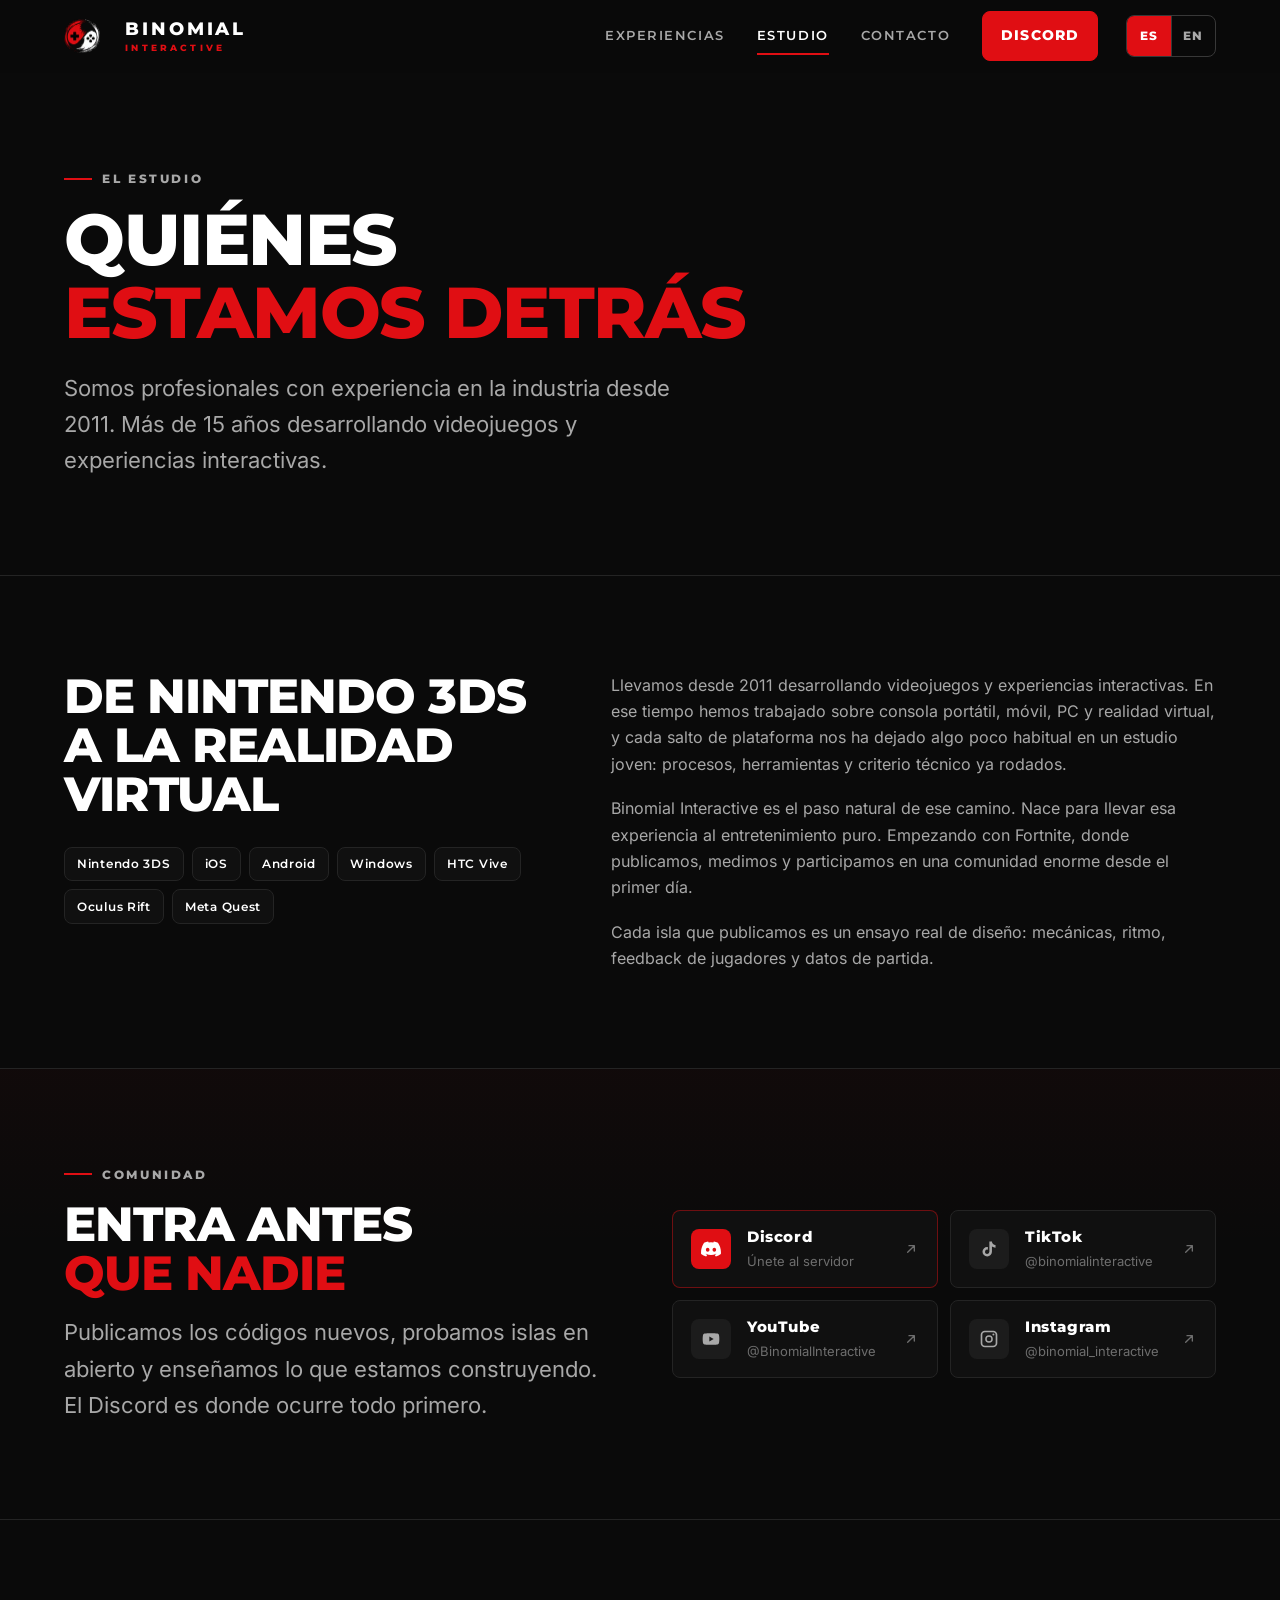
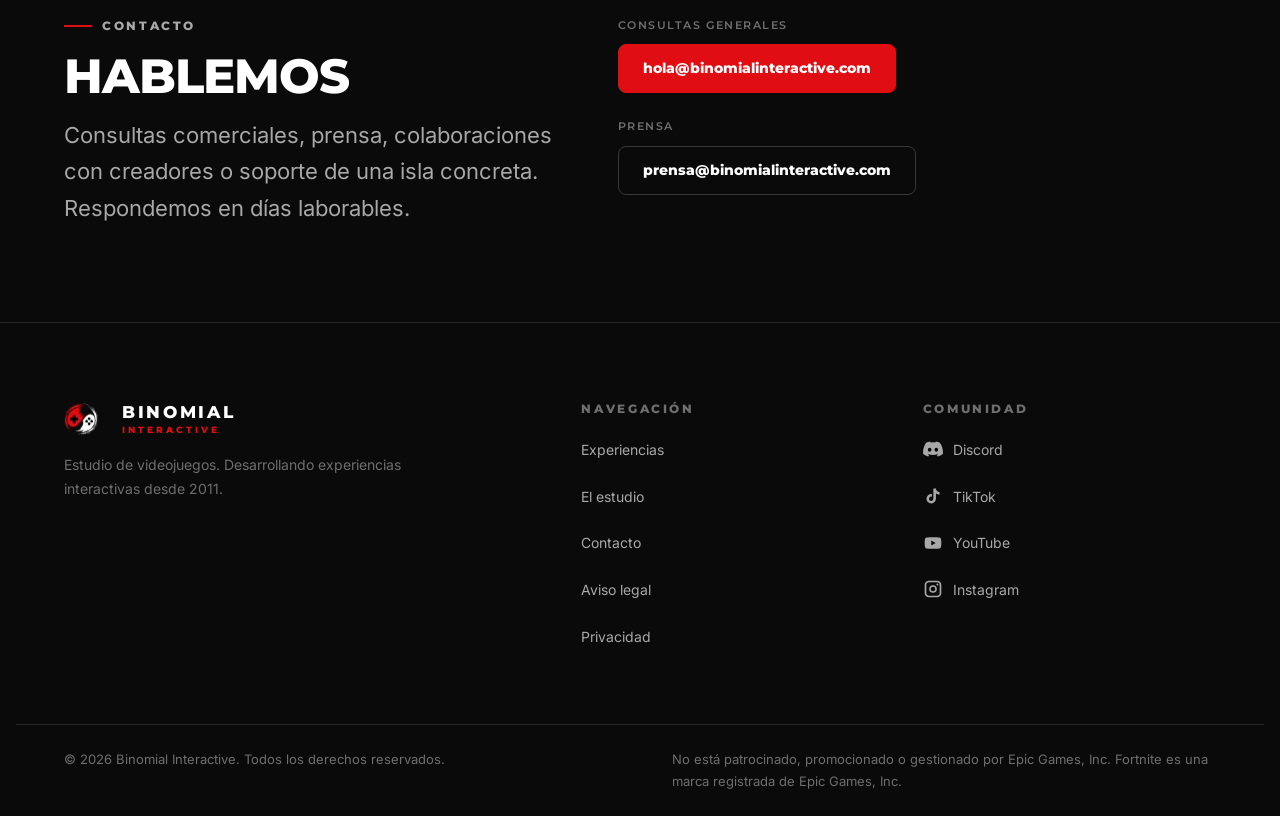
<file: estudio/index.html>
<!DOCTYPE html><html lang="es"> <head><meta charset="utf-8"><meta name="viewport" content="width=device-width, initial-scale=1"><link rel="icon" href="/favicon.ico" sizes="32x32"><link rel="icon" href="/icon-512.png" type="image/png" sizes="512x512"><link rel="apple-touch-icon" href="/apple-touch-icon.png"><link rel="manifest" href="/site.webmanifest"><link rel="sitemap" href="/sitemap-index.xml"><meta name="generator" content="Astro v5.18.2"><title>El estudio | Binomial Interactive</title><meta name="description" content="Binomial Interactive es un estudio de videojuegos formado por profesionales con experiencia en la industria desde 2011. Conoce al equipo y ponte en contacto para consultas comerciales, prensa o soporte."><link rel="canonical" href="https://binomialinteractive.com/estudio/"><link rel="alternate" hreflang="es" href="https://binomialinteractive.com/estudio"><link rel="alternate" hreflang="en" href="https://binomialinteractive.com/en/studio"><link rel="alternate" hreflang="x-default" href="https://binomialinteractive.com/estudio"><meta property="og:type" content="website"><meta property="og:site_name" content="Binomial Interactive"><meta property="og:locale" content="es_ES"><meta property="og:title" content="El estudio | Binomial Interactive"><meta property="og:description" content="Binomial Interactive es un estudio de videojuegos formado por profesionales con experiencia en la industria desde 2011. Conoce al equipo y ponte en contacto para consultas comerciales, prensa o soporte."><meta property="og:url" content="https://binomialinteractive.com/estudio/"><meta property="og:image" content="https://binomialinteractive.com/og-default.jpg"><meta property="og:image:width" content="1200"><meta property="og:image:height" content="630"><meta property="og:image:alt" content="Binomial Interactive — Jugamos. Creamos."><meta name="twitter:card" content="summary_large_image"><meta name="twitter:title" content="El estudio | Binomial Interactive"><meta name="twitter:description" content="Binomial Interactive es un estudio de videojuegos formado por profesionales con experiencia en la industria desde 2011. Conoce al equipo y ponte en contacto para consultas comerciales, prensa o soporte."><meta name="twitter:image" content="https://binomialinteractive.com/og-default.jpg"><meta name="theme-color" content="#0a0a0a"><link rel="stylesheet" href="/_astro/aviso-legal.C3lJEKFS.css">
<style>.notice[data-astro-cid-3bkqq7wx]{background:#d8a02a17;border-bottom:1px solid rgba(216,160,42,.28);color:#f0c36a;font-size:.8125rem}.notice__inner[data-astro-cid-3bkqq7wx]{padding-block:.625rem;text-align:center;line-height:1.5}.notice[data-astro-cid-3bkqq7wx] strong[data-astro-cid-3bkqq7wx]{color:#ffd98a}code[data-astro-cid-3bkqq7wx]{font-size:.9em;padding:.05em .3em;border-radius:3px;background:#ffffff12}.com[data-astro-cid-zer2owmz]{border-top:1px solid var(--c-border);background:linear-gradient(180deg,rgba(224,14,19,.03),transparent 40%)}.com__inner[data-astro-cid-zer2owmz]{display:grid;gap:clamp(2rem,5vw,4rem);align-items:center}.com__text[data-astro-cid-zer2owmz]{display:flex;flex-direction:column;gap:1rem}.com__title[data-astro-cid-zer2owmz]{font-size:var(--fs-h2);text-transform:uppercase}.com__list[data-astro-cid-zer2owmz]{list-style:none;margin:0;padding:0;display:grid;gap:.75rem}.com__link[data-astro-cid-zer2owmz]{display:flex;align-items:center;gap:1rem;min-height:68px;padding:.875rem 1.125rem;border:1px solid var(--c-border);border-radius:var(--radius-lg);background:var(--c-bg-raised);transition:border-color .2s var(--ease),background .2s var(--ease),transform .2s var(--ease)}.com__link[data-astro-cid-zer2owmz]:hover{border-color:var(--c-accent);background:var(--c-bg-overlay);transform:translate(3px)}.com__icon[data-astro-cid-zer2owmz]{display:grid;place-items:center;width:40px;height:40px;flex:none;border-radius:var(--radius);background:#ffffff0d;color:var(--c-text-muted);transition:background .2s var(--ease),color .2s var(--ease)}.com__link[data-astro-cid-zer2owmz]:hover .com__icon[data-astro-cid-zer2owmz]{background:var(--c-accent);color:#fff}.com__meta[data-astro-cid-zer2owmz]{display:flex;flex-direction:column;gap:.1rem;min-width:0}.com__meta[data-astro-cid-zer2owmz] b[data-astro-cid-zer2owmz]{font-family:var(--font-display);font-size:.9375rem;font-weight:700;letter-spacing:.04em}.com__meta[data-astro-cid-zer2owmz] span[data-astro-cid-zer2owmz]{font-size:.8125rem;color:var(--c-text-dim);overflow:hidden;text-overflow:ellipsis;white-space:nowrap}.com__arrow[data-astro-cid-zer2owmz]{margin-left:auto;flex:none;color:var(--c-text-dim);transition:color .2s var(--ease)}.com__link[data-astro-cid-zer2owmz]:hover .com__arrow[data-astro-cid-zer2owmz]{color:var(--c-accent-hot)}.com__item--primary[data-astro-cid-zer2owmz] .com__link[data-astro-cid-zer2owmz]{border-color:#e00e1373}.com__item--primary[data-astro-cid-zer2owmz] .com__icon[data-astro-cid-zer2owmz]{background:var(--c-accent);color:#fff}@media(min-width:56rem){.com__inner[data-astro-cid-zer2owmz]{grid-template-columns:1fr 1fr}}@media(min-width:78rem){.com__list[data-astro-cid-zer2owmz]{grid-template-columns:repeat(2,minmax(0,1fr))}.com__list[data-astro-cid-zer2owmz]:has(>li:last-child:nth-child(odd)) .com__item--primary[data-astro-cid-zer2owmz]{grid-column:1 / -1}}
.mail[data-astro-cid-3vbzzxxt]{list-style:none;margin:0;padding:0;display:grid;gap:1.5rem}.mail[data-astro-cid-3vbzzxxt] li[data-astro-cid-3vbzzxxt]{display:flex;flex-direction:column;align-items:flex-start;gap:.625rem}.mail__label[data-astro-cid-3vbzzxxt]{font-family:var(--font-display);font-size:.6875rem;font-weight:600;letter-spacing:.14em;text-transform:uppercase;color:var(--c-text-dim)}.mail__btn[data-astro-cid-3vbzzxxt]{max-width:100%;overflow-wrap:anywhere;text-transform:none;letter-spacing:0}.head[data-astro-cid-3vbzzxxt]{padding-top:clamp(3rem,8vw,5.5rem);padding-bottom:clamp(1rem,3vw,2rem)}.head__title[data-astro-cid-3vbzzxxt]{font-size:var(--fs-h1);text-transform:uppercase;margin:.875rem 0 1.25rem}.head__lead[data-astro-cid-3vbzzxxt]{max-width:38rem}.story[data-astro-cid-3vbzzxxt]{border-top:1px solid var(--c-border);margin-top:clamp(2rem,6vw,4rem)}.story__grid[data-astro-cid-3vbzzxxt]{display:grid;gap:clamp(1.5rem,4vw,3.5rem)}.story__title[data-astro-cid-3vbzzxxt]{font-size:var(--fs-h2);text-transform:uppercase}.story__intro[data-astro-cid-3vbzzxxt]{display:flex;flex-direction:column;align-items:flex-start;gap:clamp(1.25rem,3vw,1.75rem)}.story__text[data-astro-cid-3vbzzxxt]{display:flex;flex-direction:column;gap:1.125rem;color:var(--c-text-muted);max-width:40rem}.platforms[data-astro-cid-3vbzzxxt]{list-style:none;display:flex;flex-wrap:wrap;gap:.5rem;margin:0;padding:0}.platforms[data-astro-cid-3vbzzxxt] li[data-astro-cid-3vbzzxxt]{padding:.4rem .75rem;border:1px solid var(--c-border);border-radius:var(--radius);background:var(--c-bg-raised);font-family:var(--font-display);font-size:.75rem;font-weight:600;letter-spacing:.06em;color:var(--c-text)}.contact[data-astro-cid-3vbzzxxt]{border-top:1px solid var(--c-border)}.contact__grid[data-astro-cid-3vbzzxxt]{display:grid;gap:clamp(2rem,5vw,4rem);align-items:start}.contact__intro[data-astro-cid-3vbzzxxt]{display:flex;flex-direction:column;gap:1rem}.contact__title[data-astro-cid-3vbzzxxt]{font-size:var(--fs-h2);text-transform:uppercase}@media(min-width:56rem){.story__grid[data-astro-cid-3vbzzxxt],.contact__grid[data-astro-cid-3vbzzxxt]{grid-template-columns:.9fr 1.1fr}}
:where([data-astro-image]){object-fit:var(--fit);object-position:var(--pos);height:auto}:where([data-astro-image=full-width]){width:100%}:where([data-astro-image=constrained]){max-width:100%}
</style></head> <body> <header class="header" data-header data-astro-cid-3ef6ksr2> <a class="skip" href="#main" data-astro-cid-3ef6ksr2>Saltar al contenido</a> <div class="header__inner wrap" data-astro-cid-3ef6ksr2> <a href="/" class="header__brand" aria-label="Binomial Interactive — inicio" data-astro-cid-3ef6ksr2> <span class="logo" style="--logo-size:36px" data-astro-cid-tvrurpns> <img src="/_astro/isotipo-binomial.BStn-CfJ_Z2ci9l8.webp" srcset="/_astro/isotipo-binomial.BStn-CfJ_Z2ci9l8.webp 1x, /_astro/isotipo-binomial.BStn-CfJ_2q18jy.webp 2x" alt loading="eager" data-astro-cid-tvrurpns="true" decoding="async" fetchpriority="auto" width="72" height="72" class="logo__mark"> <span class="logo__text" data-astro-cid-tvrurpns> <span class="logo__name" data-astro-cid-tvrurpns>Binomial</span> <span class="logo__sub" data-astro-cid-tvrurpns>Interactive</span> </span> </span>  </a> <div class="header__actions" data-astro-cid-3ef6ksr2> <nav class="header__nav" aria-label="Principal" data-astro-cid-3ef6ksr2> <a href="/experiencias" class="header__link" data-astro-cid-3ef6ksr2> Experiencias </a><a href="/estudio" class="header__link" aria-current="page" data-astro-cid-3ef6ksr2> Estudio </a><a href="/estudio#contacto" class="header__link" data-astro-cid-3ef6ksr2> Contacto </a> <a class="btn btn--primary header__cta" href="https://discord.gg/s6faMpGbCy" target="_blank" rel="noopener" data-astro-cid-3ef6ksr2>
Discord
</a> </nav> <nav class="lang" aria-label="Idioma" data-astro-cid-r2b4e7hz> <a class="lang__link" href="/estudio" hreflang="es" lang="es" aria-current="true" title="Español" data-astro-cid-r2b4e7hz> <span aria-hidden="true" data-astro-cid-r2b4e7hz>ES</span> <span class="visually-hidden" data-astro-cid-r2b4e7hz>Español</span> </a><a class="lang__link" href="/en/studio" hreflang="en" lang="en" title="English" data-astro-cid-r2b4e7hz> <span aria-hidden="true" data-astro-cid-r2b4e7hz>EN</span> <span class="visually-hidden" data-astro-cid-r2b4e7hz>English</span> </a> </nav>  <button class="header__burger" type="button" data-menu-toggle aria-expanded="false" aria-controls="menu-movil" data-astro-cid-3ef6ksr2> <span class="visually-hidden" data-astro-cid-3ef6ksr2>Abrir menú</span> <span class="header__burger-bars" aria-hidden="true" data-astro-cid-3ef6ksr2></span> </button> </div> </div> <div class="menu" id="menu-movil" data-menu hidden data-astro-cid-3ef6ksr2> <nav class="menu__nav" aria-label="Principal (móvil)" data-astro-cid-3ef6ksr2> <a href="/experiencias" class="menu__link" data-astro-cid-3ef6ksr2>Experiencias</a><a href="/estudio" class="menu__link" data-astro-cid-3ef6ksr2>Estudio</a><a href="/estudio#contacto" class="menu__link" data-astro-cid-3ef6ksr2>Contacto</a> <a class="btn btn--primary menu__cta" href="https://discord.gg/s6faMpGbCy" target="_blank" rel="noopener" data-astro-cid-3ef6ksr2> Únete al Discord </a> </nav> </div> </header>  <script type="module">const r=document.querySelector("[data-header]"),e=document.querySelector("[data-menu-toggle]"),t=document.querySelector("[data-menu]"),a=()=>{r&&r.toggleAttribute("data-scrolled",window.scrollY>8)};a();window.addEventListener("scroll",a,{passive:!0});const n=()=>{!e||!t||(e.setAttribute("aria-expanded","false"),t.hidden=!0,document.body.classList.remove("is-locked"))};e?.addEventListener("click",()=>{if(!t)return;e.getAttribute("aria-expanded")==="true"?n():(e.setAttribute("aria-expanded","true"),t.hidden=!1,document.body.classList.add("is-locked"))});t?.querySelectorAll("a").forEach(d=>d.addEventListener("click",n));document.addEventListener("keydown",d=>d.key==="Escape"&&n());matchMedia("(min-width: 62rem)").addEventListener("change",n);</script> <main id="main">   <section class="head" data-astro-cid-3vbzzxxt> <div class="wrap" data-astro-cid-3vbzzxxt> <p class="eyebrow" data-astro-cid-3vbzzxxt>El estudio</p> <h1 class="head__title" data-astro-cid-3vbzzxxt>Quiénes<br data-astro-cid-3vbzzxxt><span class="accent" data-astro-cid-3vbzzxxt>estamos detrás</span></h1> <p class="lead head__lead" data-astro-cid-3vbzzxxt>Somos profesionales con experiencia en la industria desde 2011. Más de 15 años desarrollando videojuegos y experiencias interactivas.</p> </div> </section> <section class="section story" data-astro-cid-3vbzzxxt> <div class="wrap story__grid" data-astro-cid-3vbzzxxt> <div class="story__col story__intro reveal" data-astro-cid-3vbzzxxt> <h2 class="story__title" data-astro-cid-3vbzzxxt>De Nintendo 3DS<br data-astro-cid-3vbzzxxt>a la realidad virtual</h2> <ul class="platforms" aria-label="Plataformas para las que hemos desarrollado" data-astro-cid-3vbzzxxt> <li data-astro-cid-3vbzzxxt>Nintendo 3DS</li><li data-astro-cid-3vbzzxxt>iOS</li><li data-astro-cid-3vbzzxxt>Android</li><li data-astro-cid-3vbzzxxt>Windows</li><li data-astro-cid-3vbzzxxt>HTC Vive</li><li data-astro-cid-3vbzzxxt>Oculus Rift</li><li data-astro-cid-3vbzzxxt>Meta Quest</li> </ul> </div> <div class="story__col story__text reveal" data-astro-cid-3vbzzxxt> <p data-astro-cid-3vbzzxxt>Llevamos desde 2011 desarrollando videojuegos y experiencias interactivas. En ese tiempo hemos trabajado sobre consola portátil, móvil, PC y realidad virtual, y cada salto de plataforma nos ha dejado algo poco habitual en un estudio joven: procesos, herramientas y criterio técnico ya rodados.</p><p data-astro-cid-3vbzzxxt>Binomial Interactive es el paso natural de ese camino. Nace para llevar esa experiencia al entretenimiento puro. Empezando con Fortnite, donde publicamos, medimos y participamos en una comunidad enorme desde el primer día.</p><p data-astro-cid-3vbzzxxt>Cada isla que publicamos es un ensayo real de diseño: mecánicas, ritmo, feedback de jugadores y datos de partida.</p> </div> </div> </section> <section class="com section" id="comunidad" data-astro-cid-zer2owmz> <div class="wrap com__inner" data-astro-cid-zer2owmz> <div class="com__text reveal" data-astro-cid-zer2owmz> <p class="eyebrow" data-astro-cid-zer2owmz>Comunidad</p> <h2 class="com__title" data-astro-cid-zer2owmz>Entra antes<br data-astro-cid-zer2owmz><span class="accent" data-astro-cid-zer2owmz>que nadie</span></h2> <p class="lead" data-astro-cid-zer2owmz>Publicamos los códigos nuevos, probamos islas en abierto y enseñamos lo que estamos construyendo. El Discord es donde ocurre todo primero.</p> </div> <ul class="com__list reveal" data-astro-cid-zer2owmz> <li class="com__item--primary" data-astro-cid-zer2owmz> <a class="com__link" href="https://discord.gg/s6faMpGbCy" target="_blank" rel="noopener" data-astro-cid-zer2owmz> <span class="com__icon" data-astro-cid-zer2owmz><svg viewBox="0 0 24 24" width="20" height="20" fill="currentColor" aria-hidden="true" focusable="false"><path d="M20.317 4.369A19.79 19.79 0 0 0 15.432 3a13.9 13.9 0 0 0-.617 1.269 18.29 18.29 0 0 0-5.63 0A13.2 13.2 0 0 0 8.56 3a19.74 19.74 0 0 0-4.885 1.372C.567 9.046-.272 13.6.147 18.09a19.9 19.9 0 0 0 6.056 3.058c.488-.665.922-1.372 1.296-2.114a12.9 12.9 0 0 1-2.04-.978c.171-.125.339-.256.5-.39a14.2 14.2 0 0 0 12.083 0c.163.14.331.27.5.39-.652.383-1.336.71-2.045.98.374.74.808 1.447 1.296 2.112a19.8 19.8 0 0 0 6.058-3.057c.5-5.2-.838-9.717-3.534-13.723ZM8.02 15.331c-1.183 0-2.157-1.085-2.157-2.42 0-1.332.955-2.42 2.157-2.42s2.176 1.088 2.157 2.42c0 1.335-.955 2.42-2.157 2.42Zm7.975 0c-1.183 0-2.157-1.085-2.157-2.42 0-1.332.955-2.42 2.157-2.42s2.176 1.088 2.157 2.42c0 1.335-.955 2.42-2.157 2.42Z"></path></svg></span> <span class="com__meta" data-astro-cid-zer2owmz> <b data-astro-cid-zer2owmz>Discord</b> <span data-astro-cid-zer2owmz>Únete al servidor</span> </span> <svg class="com__arrow" viewBox="0 0 24 24" width="16" height="16" fill="none" stroke="currentColor" stroke-width="2" stroke-linecap="round" stroke-linejoin="round" aria-hidden="true" data-astro-cid-zer2owmz> <path d="M7 17 17 7M9 7h8v8" data-astro-cid-zer2owmz></path> </svg> </a> </li><li data-astro-cid-zer2owmz> <a class="com__link" href="https://www.tiktok.com/@binomialinteractive" target="_blank" rel="noopener" data-astro-cid-zer2owmz> <span class="com__icon" data-astro-cid-zer2owmz><svg viewBox="0 0 24 24" width="20" height="20" fill="currentColor" aria-hidden="true" focusable="false"><path d="M16.6 5.82A4.28 4.28 0 0 1 15.54 3h-3.09v12.4a2.59 2.59 0 0 1-2.59 2.5 2.59 2.59 0 1 1 .77-5.06V9.7a5.67 5.67 0 0 0-.77-.05 5.67 5.67 0 1 0 5.67 5.67V9.01a7.35 7.35 0 0 0 4.29 1.37V7.29a4.29 4.29 0 0 1-3.22-1.47Z"></path></svg></span> <span class="com__meta" data-astro-cid-zer2owmz> <b data-astro-cid-zer2owmz>TikTok</b> <span data-astro-cid-zer2owmz>@binomialinteractive</span> </span> <svg class="com__arrow" viewBox="0 0 24 24" width="16" height="16" fill="none" stroke="currentColor" stroke-width="2" stroke-linecap="round" stroke-linejoin="round" aria-hidden="true" data-astro-cid-zer2owmz> <path d="M7 17 17 7M9 7h8v8" data-astro-cid-zer2owmz></path> </svg> </a> </li><li data-astro-cid-zer2owmz> <a class="com__link" href="https://www.youtube.com/@BinomialInteractive" target="_blank" rel="noopener" data-astro-cid-zer2owmz> <span class="com__icon" data-astro-cid-zer2owmz><svg viewBox="0 0 24 24" width="20" height="20" fill="currentColor" aria-hidden="true" focusable="false"><path d="M21.58 7.19a2.51 2.51 0 0 0-1.77-1.78C18.25 5 12 5 12 5s-6.25 0-7.81.42A2.51 2.51 0 0 0 2.42 7.2 26.1 26.1 0 0 0 2 12a26.1 26.1 0 0 0 .42 4.81 2.51 2.51 0 0 0 1.77 1.77C5.75 19 12 19 12 19s6.25 0 7.81-.42a2.51 2.51 0 0 0 1.77-1.77A26.1 26.1 0 0 0 22 12a26.1 26.1 0 0 0-.42-4.81ZM10 15.02V8.98L15.2 12 10 15.02Z"></path></svg></span> <span class="com__meta" data-astro-cid-zer2owmz> <b data-astro-cid-zer2owmz>YouTube</b> <span data-astro-cid-zer2owmz>@BinomialInteractive</span> </span> <svg class="com__arrow" viewBox="0 0 24 24" width="16" height="16" fill="none" stroke="currentColor" stroke-width="2" stroke-linecap="round" stroke-linejoin="round" aria-hidden="true" data-astro-cid-zer2owmz> <path d="M7 17 17 7M9 7h8v8" data-astro-cid-zer2owmz></path> </svg> </a> </li><li data-astro-cid-zer2owmz> <a class="com__link" href="https://www.instagram.com/binomial_interactive/" target="_blank" rel="noopener" data-astro-cid-zer2owmz> <span class="com__icon" data-astro-cid-zer2owmz><svg viewBox="0 0 24 24" width="20" height="20" fill="currentColor" aria-hidden="true" focusable="false"><path d="M7 2h10a5 5 0 0 1 5 5v10a5 5 0 0 1-5 5H7a5 5 0 0 1-5-5V7a5 5 0 0 1 5-5ZM7.2 4A3.2 3.2 0 0 0 4 7.2v9.6A3.2 3.2 0 0 0 7.2 20h9.6a3.2 3.2 0 0 0 3.2-3.2V7.2A3.2 3.2 0 0 0 16.8 4ZM12 7.4a4.6 4.6 0 1 1 0 9.2 4.6 4.6 0 0 1 0-9.2Zm0 1.8a2.8 2.8 0 1 0 0 5.6 2.8 2.8 0 0 0 0-5.6Zm5.3-3.7a1.2 1.2 0 1 1 0 2.4 1.2 1.2 0 0 1 0-2.4Z" fill-rule="evenodd"></path></svg></span> <span class="com__meta" data-astro-cid-zer2owmz> <b data-astro-cid-zer2owmz>Instagram</b> <span data-astro-cid-zer2owmz>@binomial_interactive</span> </span> <svg class="com__arrow" viewBox="0 0 24 24" width="16" height="16" fill="none" stroke="currentColor" stroke-width="2" stroke-linecap="round" stroke-linejoin="round" aria-hidden="true" data-astro-cid-zer2owmz> <path d="M7 17 17 7M9 7h8v8" data-astro-cid-zer2owmz></path> </svg> </a> </li> </ul> </div> </section>  <section class="section contact" id="contacto" data-astro-cid-3vbzzxxt> <div class="wrap contact__grid" data-astro-cid-3vbzzxxt> <div class="contact__intro reveal" data-astro-cid-3vbzzxxt> <p class="eyebrow" data-astro-cid-3vbzzxxt>Contacto</p> <h2 class="contact__title" data-astro-cid-3vbzzxxt>Hablemos</h2> <p class="lead" data-astro-cid-3vbzzxxt>Consultas comerciales, prensa, colaboraciones con creadores o soporte de una isla concreta. Respondemos en días laborables.</p> </div> <div class="contact__form reveal" data-astro-cid-3vbzzxxt> <ul class="mail" data-astro-cid-3vbzzxxt> <li data-astro-cid-3vbzzxxt> <span class="mail__label" data-astro-cid-3vbzzxxt>Consultas generales</span> <a class="btn btn--primary mail__btn" href="mailto:hola@binomialinteractive.com" data-astro-cid-3vbzzxxt>hola@binomialinteractive.com</a> </li> <li data-astro-cid-3vbzzxxt> <span class="mail__label" data-astro-cid-3vbzzxxt>Prensa</span> <a class="btn mail__btn" href="mailto:prensa@binomialinteractive.com" data-astro-cid-3vbzzxxt>prensa@binomialinteractive.com</a> </li> </ul> </div> </div> </section>  </main> <footer class="footer" data-astro-cid-sz7xmlte> <div class="wrap footer__inner" data-astro-cid-sz7xmlte> <div class="footer__brand" data-astro-cid-sz7xmlte> <span class="logo" style="--logo-size:34px" data-astro-cid-tvrurpns> <img src="/_astro/isotipo-binomial.BStn-CfJ_ZvyXxh.webp" srcset="/_astro/isotipo-binomial.BStn-CfJ_ZvyXxh.webp 1x, /_astro/isotipo-binomial.BStn-CfJ_14VVgh.webp 2x" alt loading="eager" data-astro-cid-tvrurpns="true" decoding="async" fetchpriority="auto" width="68" height="68" class="logo__mark"> <span class="logo__text" data-astro-cid-tvrurpns> <span class="logo__name" data-astro-cid-tvrurpns>Binomial</span> <span class="logo__sub" data-astro-cid-tvrurpns>Interactive</span> </span> </span>  <p class="footer__note" data-astro-cid-sz7xmlte> Estudio de videojuegos. Desarrollando experiencias interactivas desde 2011. </p> </div> <nav class="footer__nav" aria-label="Pie de página" data-astro-cid-sz7xmlte> <h2 class="footer__title" data-astro-cid-sz7xmlte>Navegación</h2> <a href="/experiencias" data-astro-cid-sz7xmlte>Experiencias</a> <a href="/estudio" data-astro-cid-sz7xmlte>El estudio</a> <a href="/estudio#contacto" data-astro-cid-sz7xmlte>Contacto</a> <a href="/aviso-legal" data-astro-cid-sz7xmlte>Aviso legal</a> <a href="/privacidad" data-astro-cid-sz7xmlte>Privacidad</a> </nav> <div class="footer__nav" data-astro-cid-sz7xmlte> <h2 class="footer__title" data-astro-cid-sz7xmlte>Comunidad</h2> <a href="https://discord.gg/s6faMpGbCy" target="_blank" rel="noopener" class="footer__social" data-astro-cid-sz7xmlte> <svg viewBox="0 0 24 24" width="20" height="20" fill="currentColor" aria-hidden="true" focusable="false"><path d="M20.317 4.369A19.79 19.79 0 0 0 15.432 3a13.9 13.9 0 0 0-.617 1.269 18.29 18.29 0 0 0-5.63 0A13.2 13.2 0 0 0 8.56 3a19.74 19.74 0 0 0-4.885 1.372C.567 9.046-.272 13.6.147 18.09a19.9 19.9 0 0 0 6.056 3.058c.488-.665.922-1.372 1.296-2.114a12.9 12.9 0 0 1-2.04-.978c.171-.125.339-.256.5-.39a14.2 14.2 0 0 0 12.083 0c.163.14.331.27.5.39-.652.383-1.336.71-2.045.98.374.74.808 1.447 1.296 2.112a19.8 19.8 0 0 0 6.058-3.057c.5-5.2-.838-9.717-3.534-13.723ZM8.02 15.331c-1.183 0-2.157-1.085-2.157-2.42 0-1.332.955-2.42 2.157-2.42s2.176 1.088 2.157 2.42c0 1.335-.955 2.42-2.157 2.42Zm7.975 0c-1.183 0-2.157-1.085-2.157-2.42 0-1.332.955-2.42 2.157-2.42s2.176 1.088 2.157 2.42c0 1.335-.955 2.42-2.157 2.42Z"></path></svg> Discord </a><a href="https://www.tiktok.com/@binomialinteractive" target="_blank" rel="noopener" class="footer__social" data-astro-cid-sz7xmlte> <svg viewBox="0 0 24 24" width="20" height="20" fill="currentColor" aria-hidden="true" focusable="false"><path d="M16.6 5.82A4.28 4.28 0 0 1 15.54 3h-3.09v12.4a2.59 2.59 0 0 1-2.59 2.5 2.59 2.59 0 1 1 .77-5.06V9.7a5.67 5.67 0 0 0-.77-.05 5.67 5.67 0 1 0 5.67 5.67V9.01a7.35 7.35 0 0 0 4.29 1.37V7.29a4.29 4.29 0 0 1-3.22-1.47Z"></path></svg> TikTok </a><a href="https://www.youtube.com/@BinomialInteractive" target="_blank" rel="noopener" class="footer__social" data-astro-cid-sz7xmlte> <svg viewBox="0 0 24 24" width="20" height="20" fill="currentColor" aria-hidden="true" focusable="false"><path d="M21.58 7.19a2.51 2.51 0 0 0-1.77-1.78C18.25 5 12 5 12 5s-6.25 0-7.81.42A2.51 2.51 0 0 0 2.42 7.2 26.1 26.1 0 0 0 2 12a26.1 26.1 0 0 0 .42 4.81 2.51 2.51 0 0 0 1.77 1.77C5.75 19 12 19 12 19s6.25 0 7.81-.42a2.51 2.51 0 0 0 1.77-1.77A26.1 26.1 0 0 0 22 12a26.1 26.1 0 0 0-.42-4.81ZM10 15.02V8.98L15.2 12 10 15.02Z"></path></svg> YouTube </a><a href="https://www.instagram.com/binomial_interactive/" target="_blank" rel="noopener" class="footer__social" data-astro-cid-sz7xmlte> <svg viewBox="0 0 24 24" width="20" height="20" fill="currentColor" aria-hidden="true" focusable="false"><path d="M7 2h10a5 5 0 0 1 5 5v10a5 5 0 0 1-5 5H7a5 5 0 0 1-5-5V7a5 5 0 0 1 5-5ZM7.2 4A3.2 3.2 0 0 0 4 7.2v9.6A3.2 3.2 0 0 0 7.2 20h9.6a3.2 3.2 0 0 0 3.2-3.2V7.2A3.2 3.2 0 0 0 16.8 4ZM12 7.4a4.6 4.6 0 1 1 0 9.2 4.6 4.6 0 0 1 0-9.2Zm0 1.8a2.8 2.8 0 1 0 0 5.6 2.8 2.8 0 0 0 0-5.6Zm5.3-3.7a1.2 1.2 0 1 1 0 2.4 1.2 1.2 0 0 1 0-2.4Z" fill-rule="evenodd"></path></svg> Instagram </a> </div> </div> <div class="wrap footer__legal" data-astro-cid-sz7xmlte> <p data-astro-cid-sz7xmlte>&copy; 2026 Binomial Interactive. Todos los derechos reservados.</p> <p class="footer__disclaimer" data-astro-cid-sz7xmlte>No está patrocinado, promocionado o gestionado por Epic Games, Inc. Fortnite es una marca registrada de Epic Games, Inc.</p> </div> </footer>  <script type="module">const r=document.querySelectorAll(".reveal");if(!("IntersectionObserver"in window))r.forEach(e=>e.classList.add("is-visible"));else{const e=new IntersectionObserver(s=>{s.forEach(i=>{i.isIntersecting&&(i.target.classList.add("is-visible"),e.unobserve(i.target))})},{rootMargin:"0px 0px -12% 0px",threshold:.06});r.forEach(s=>e.observe(s))}</script> </body> </html>
</file>
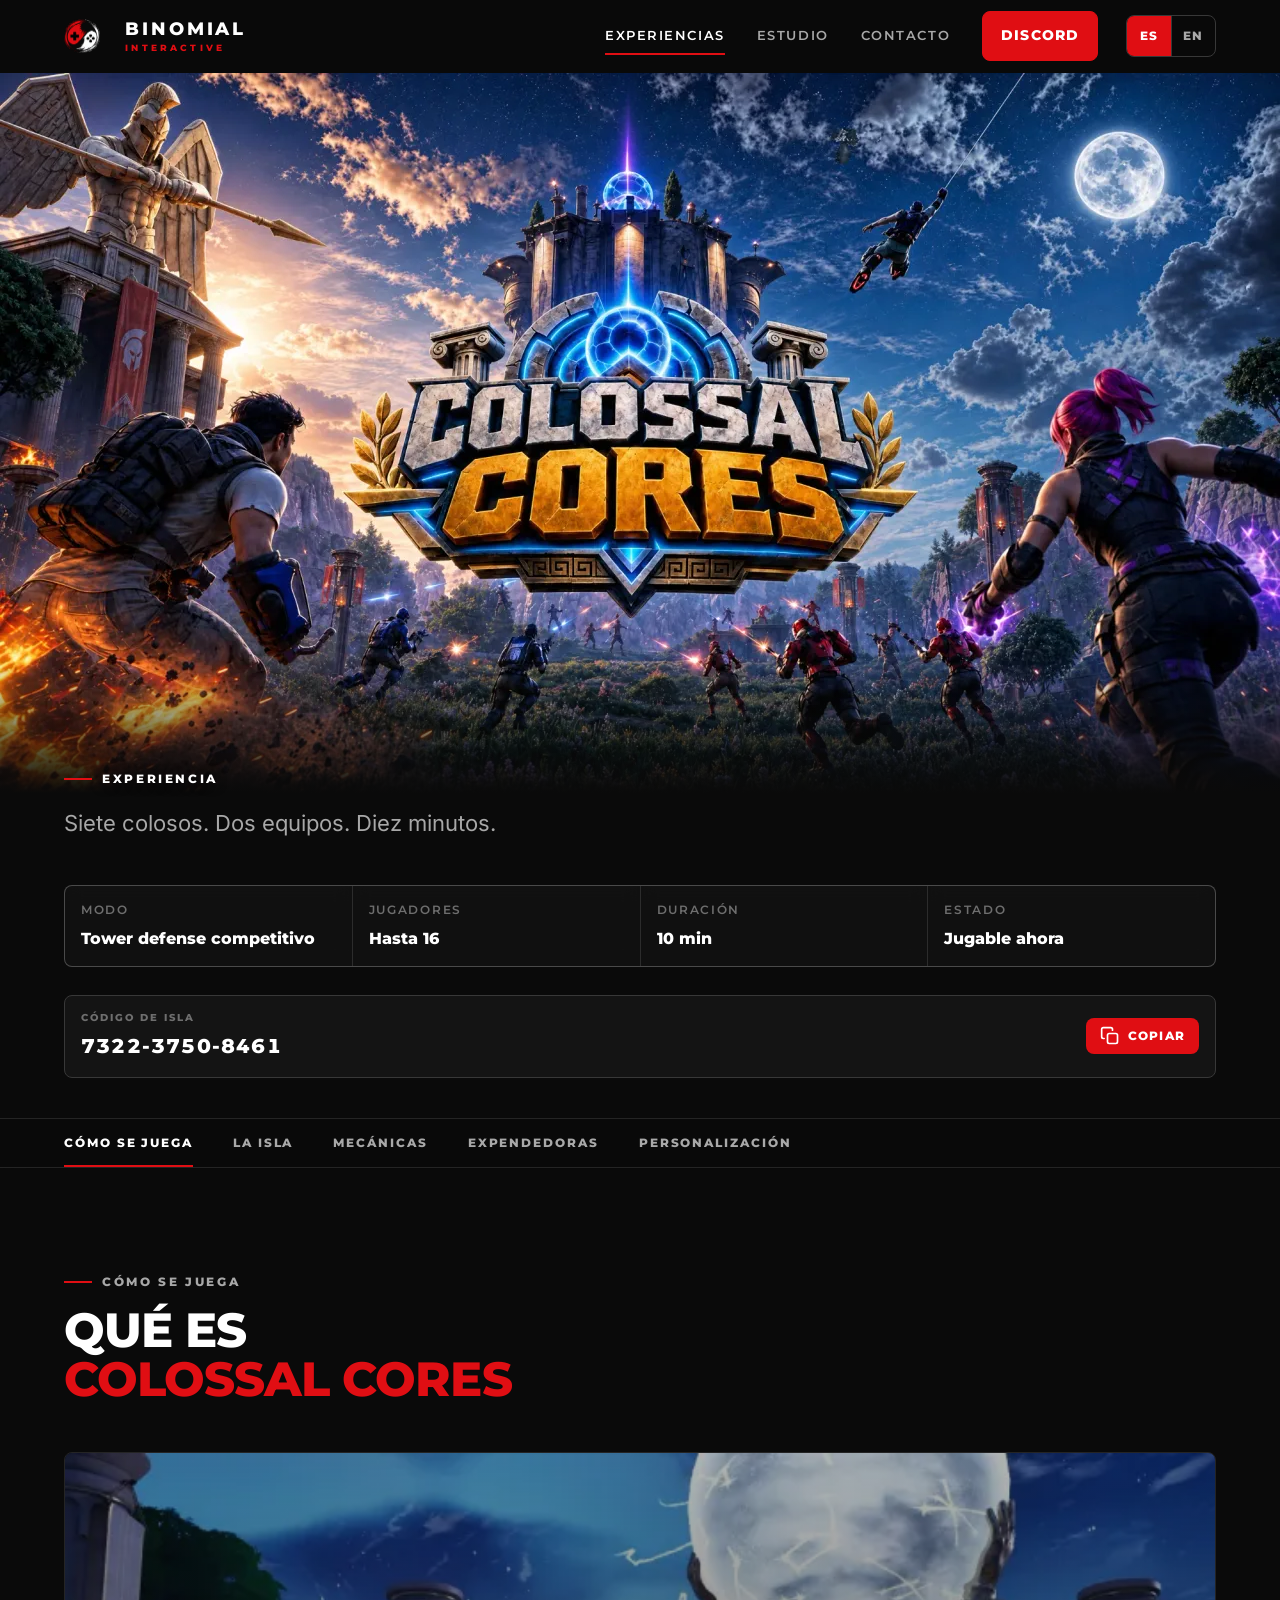
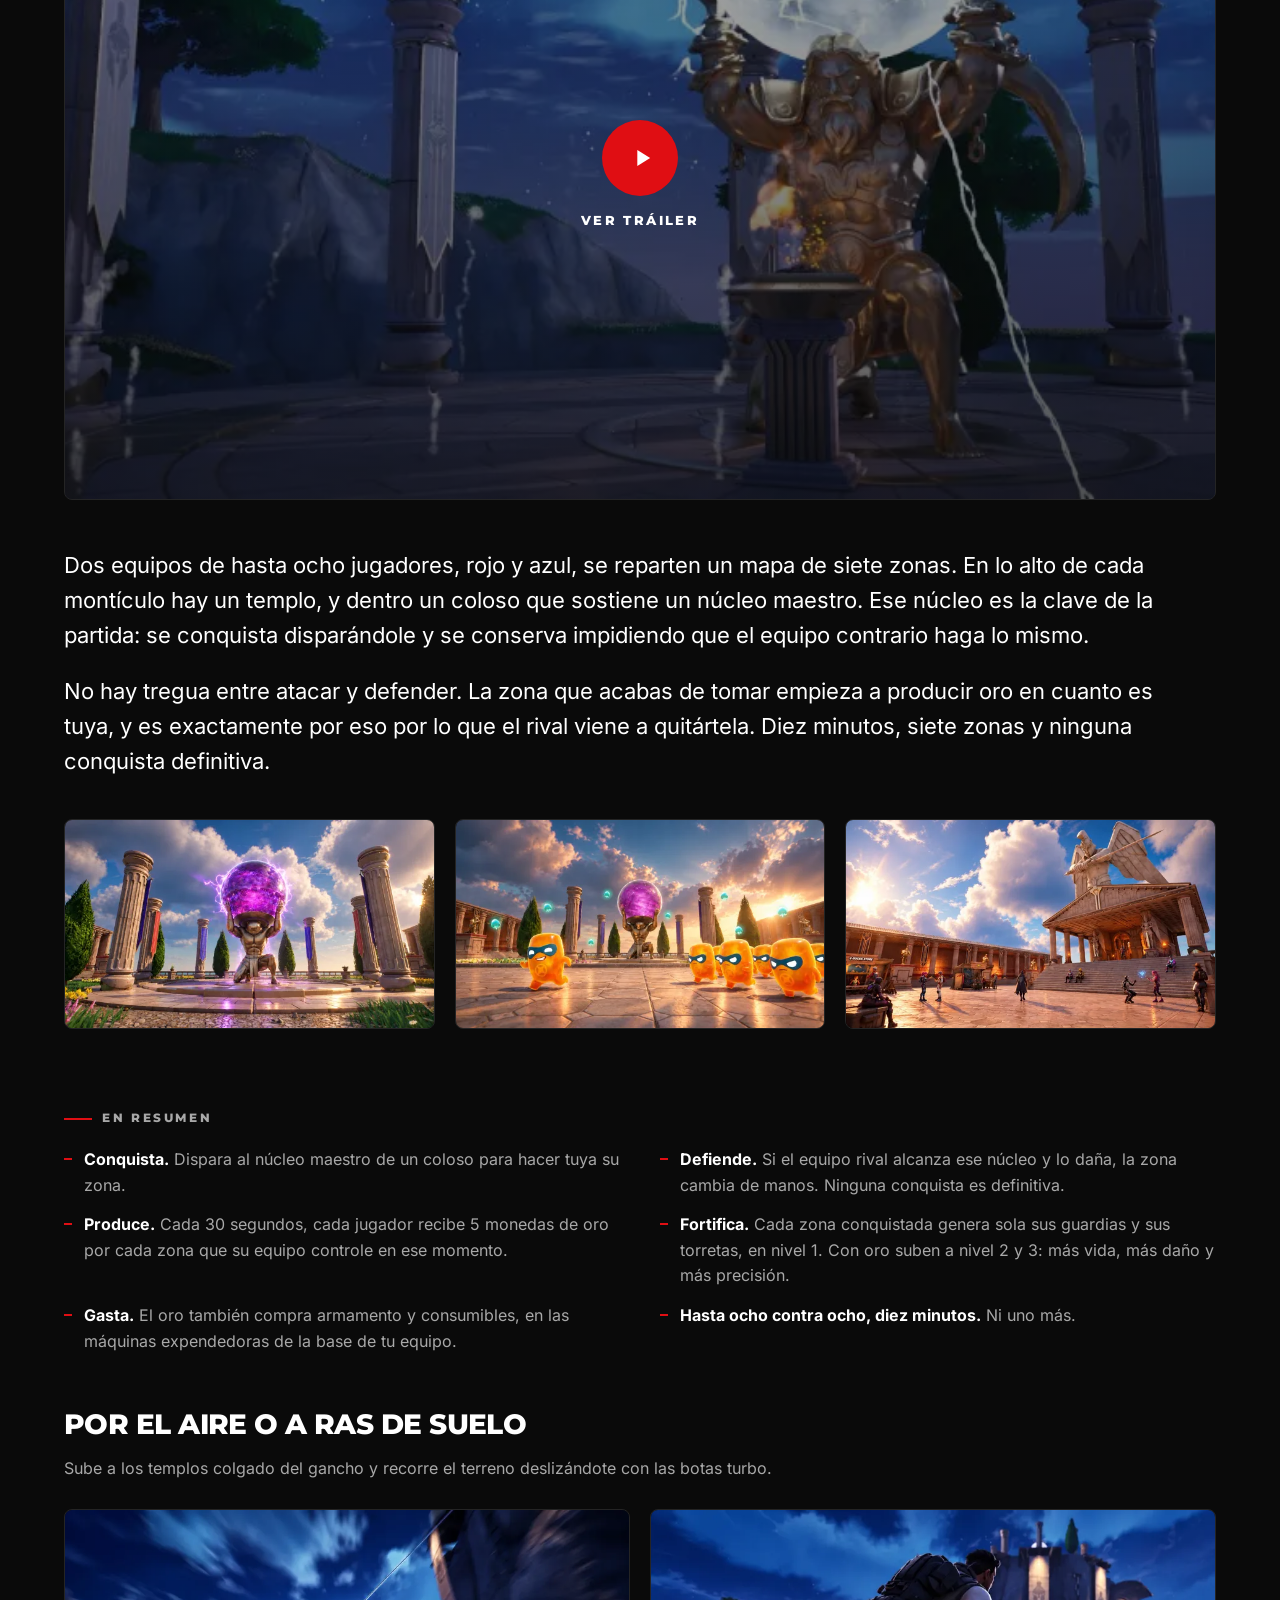
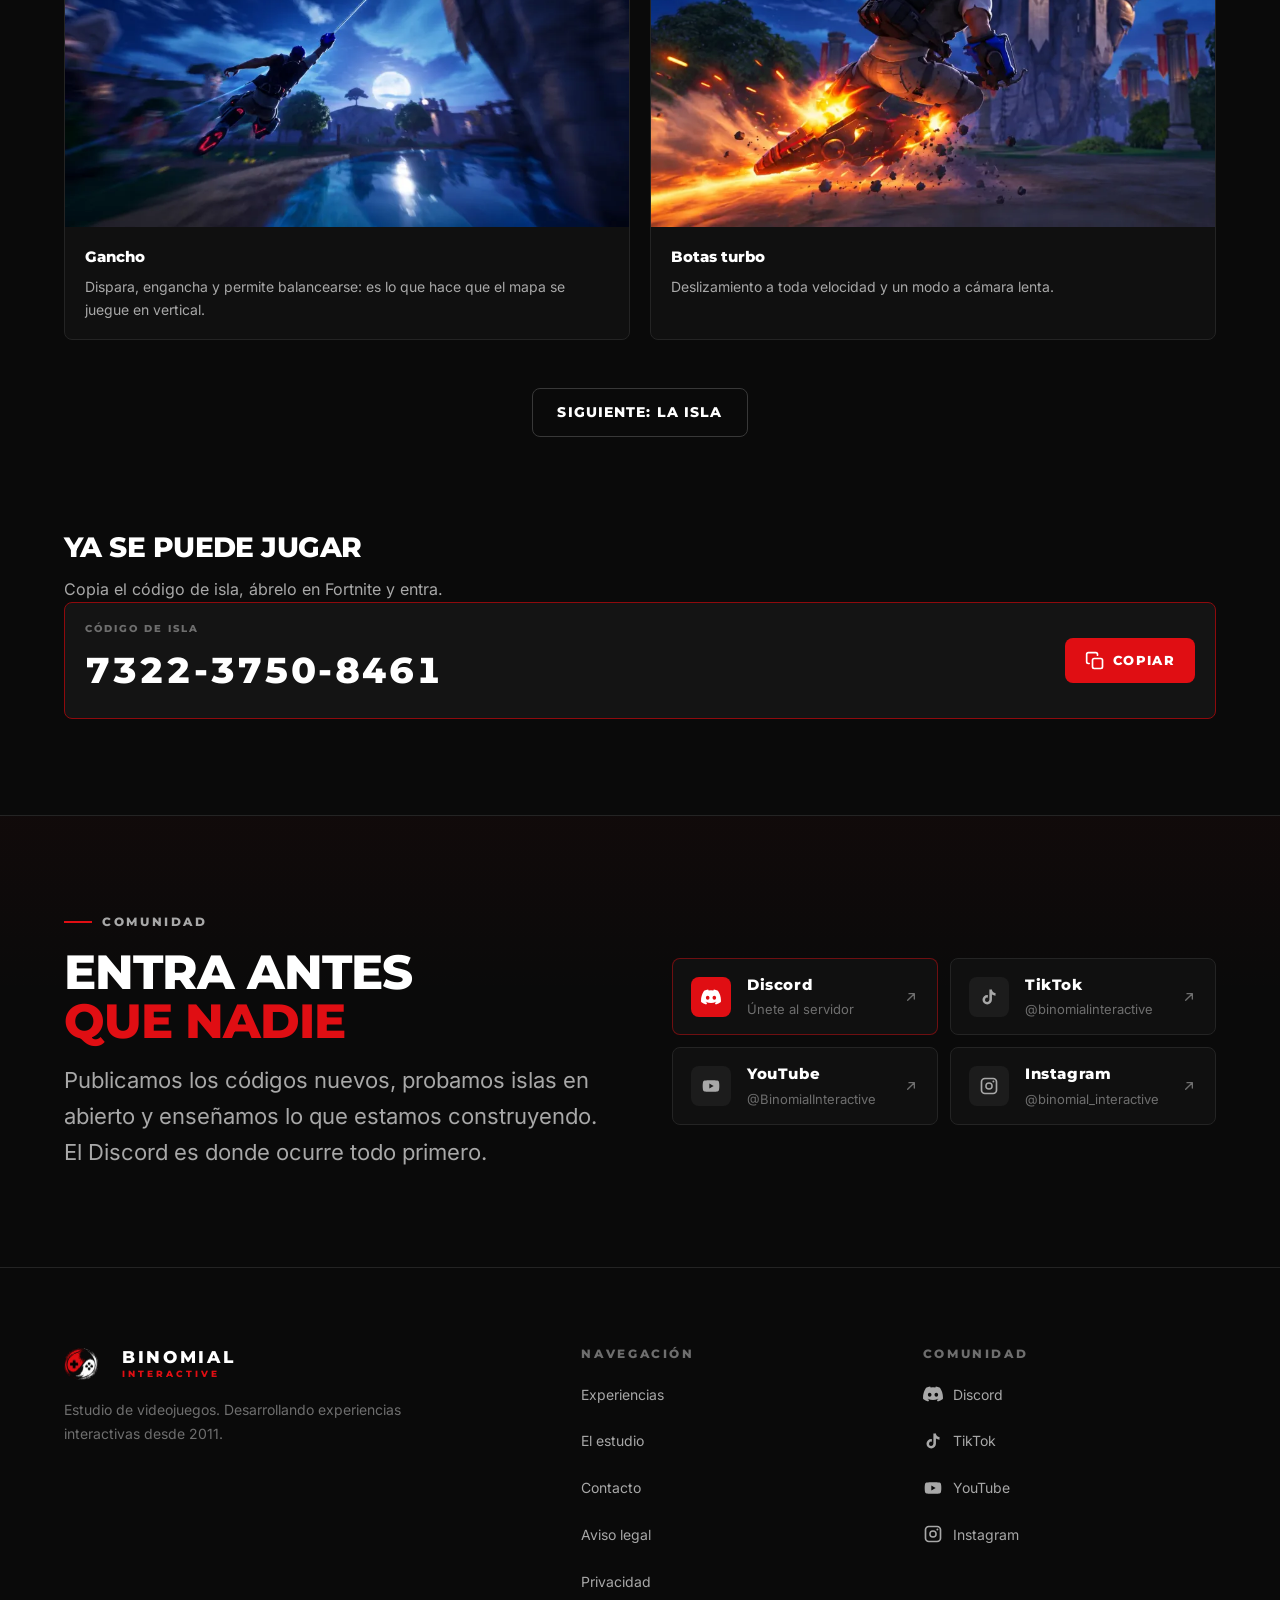
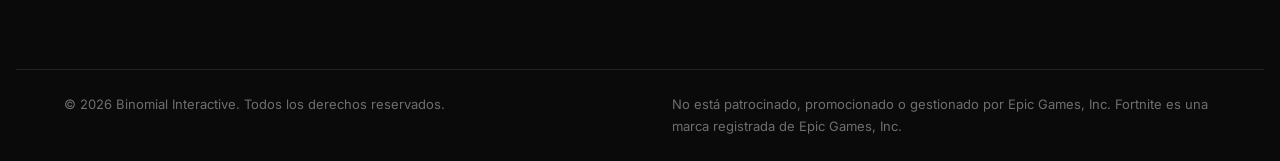
<file: experiencias/index.html>
<!DOCTYPE html><html lang="es"> <head><meta charset="utf-8"><meta name="viewport" content="width=device-width, initial-scale=1"><link rel="icon" href="/favicon.ico" sizes="32x32"><link rel="icon" href="/icon-512.png" type="image/png" sizes="512x512"><link rel="apple-touch-icon" href="/apple-touch-icon.png"><link rel="manifest" href="/site.webmanifest"><link rel="sitemap" href="/sitemap-index.xml"><meta name="generator" content="Astro v5.18.2"><title>Colossal Cores | Binomial Interactive</title><meta name="description" content="Colossal Cores: Siete colosos. Dos equipos. Diez minutos. Tower defense competitivo de hasta 8 contra 8 en Fortnite, de Binomial Interactive."><link rel="canonical" href="https://binomialinteractive.com/experiencias/"><link rel="alternate" hreflang="es" href="https://binomialinteractive.com/experiencias"><link rel="alternate" hreflang="en" href="https://binomialinteractive.com/en/experiences"><link rel="alternate" hreflang="x-default" href="https://binomialinteractive.com/experiencias"><meta property="og:type" content="website"><meta property="og:site_name" content="Binomial Interactive"><meta property="og:locale" content="es_ES"><meta property="og:title" content="Colossal Cores | Binomial Interactive"><meta property="og:description" content="Colossal Cores: Siete colosos. Dos equipos. Diez minutos. Tower defense competitivo de hasta 8 contra 8 en Fortnite, de Binomial Interactive."><meta property="og:url" content="https://binomialinteractive.com/experiencias/"><meta property="og:image" content="https://binomialinteractive.com/og-default.jpg"><meta property="og:image:width" content="1200"><meta property="og:image:height" content="630"><meta property="og:image:alt" content="Binomial Interactive — Jugamos. Creamos."><meta name="twitter:card" content="summary_large_image"><meta name="twitter:title" content="Colossal Cores | Binomial Interactive"><meta name="twitter:description" content="Colossal Cores: Siete colosos. Dos equipos. Diez minutos. Tower defense competitivo de hasta 8 contra 8 en Fortnite, de Binomial Interactive."><meta name="twitter:image" content="https://binomialinteractive.com/og-default.jpg"><meta name="theme-color" content="#0a0a0a"><link rel="stylesheet" href="/_astro/aviso-legal.C3lJEKFS.css">
<style>.notice[data-astro-cid-3bkqq7wx]{background:#d8a02a17;border-bottom:1px solid rgba(216,160,42,.28);color:#f0c36a;font-size:.8125rem}.notice__inner[data-astro-cid-3bkqq7wx]{padding-block:.625rem;text-align:center;line-height:1.5}.notice[data-astro-cid-3bkqq7wx] strong[data-astro-cid-3bkqq7wx]{color:#ffd98a}code[data-astro-cid-3bkqq7wx]{font-size:.9em;padding:.05em .3em;border-radius:3px;background:#ffffff12}.com[data-astro-cid-zer2owmz]{border-top:1px solid var(--c-border);background:linear-gradient(180deg,rgba(224,14,19,.03),transparent 40%)}.com__inner[data-astro-cid-zer2owmz]{display:grid;gap:clamp(2rem,5vw,4rem);align-items:center}.com__text[data-astro-cid-zer2owmz]{display:flex;flex-direction:column;gap:1rem}.com__title[data-astro-cid-zer2owmz]{font-size:var(--fs-h2);text-transform:uppercase}.com__list[data-astro-cid-zer2owmz]{list-style:none;margin:0;padding:0;display:grid;gap:.75rem}.com__link[data-astro-cid-zer2owmz]{display:flex;align-items:center;gap:1rem;min-height:68px;padding:.875rem 1.125rem;border:1px solid var(--c-border);border-radius:var(--radius-lg);background:var(--c-bg-raised);transition:border-color .2s var(--ease),background .2s var(--ease),transform .2s var(--ease)}.com__link[data-astro-cid-zer2owmz]:hover{border-color:var(--c-accent);background:var(--c-bg-overlay);transform:translate(3px)}.com__icon[data-astro-cid-zer2owmz]{display:grid;place-items:center;width:40px;height:40px;flex:none;border-radius:var(--radius);background:#ffffff0d;color:var(--c-text-muted);transition:background .2s var(--ease),color .2s var(--ease)}.com__link[data-astro-cid-zer2owmz]:hover .com__icon[data-astro-cid-zer2owmz]{background:var(--c-accent);color:#fff}.com__meta[data-astro-cid-zer2owmz]{display:flex;flex-direction:column;gap:.1rem;min-width:0}.com__meta[data-astro-cid-zer2owmz] b[data-astro-cid-zer2owmz]{font-family:var(--font-display);font-size:.9375rem;font-weight:700;letter-spacing:.04em}.com__meta[data-astro-cid-zer2owmz] span[data-astro-cid-zer2owmz]{font-size:.8125rem;color:var(--c-text-dim);overflow:hidden;text-overflow:ellipsis;white-space:nowrap}.com__arrow[data-astro-cid-zer2owmz]{margin-left:auto;flex:none;color:var(--c-text-dim);transition:color .2s var(--ease)}.com__link[data-astro-cid-zer2owmz]:hover .com__arrow[data-astro-cid-zer2owmz]{color:var(--c-accent-hot)}.com__item--primary[data-astro-cid-zer2owmz] .com__link[data-astro-cid-zer2owmz]{border-color:#e00e1373}.com__item--primary[data-astro-cid-zer2owmz] .com__icon[data-astro-cid-zer2owmz]{background:var(--c-accent);color:#fff}@media(min-width:56rem){.com__inner[data-astro-cid-zer2owmz]{grid-template-columns:1fr 1fr}}@media(min-width:78rem){.com__list[data-astro-cid-zer2owmz]{grid-template-columns:repeat(2,minmax(0,1fr))}.com__list[data-astro-cid-zer2owmz]:has(>li:last-child:nth-child(odd)) .com__item--primary[data-astro-cid-zer2owmz]{grid-column:1 / -1}}
</style>
<link rel="stylesheet" href="/_astro/index.DqzPMsLd.css">
<link rel="stylesheet" href="/_astro/experiences.DPvICI5n.css">
<style>:where([data-astro-image]){object-fit:var(--fit);object-position:var(--pos);height:auto}:where([data-astro-image=full-width]){width:100%}:where([data-astro-image=constrained]){max-width:100%}
</style></head> <body> <header class="header" data-header data-astro-cid-3ef6ksr2> <a class="skip" href="#main" data-astro-cid-3ef6ksr2>Saltar al contenido</a> <div class="header__inner wrap" data-astro-cid-3ef6ksr2> <a href="/" class="header__brand" aria-label="Binomial Interactive — inicio" data-astro-cid-3ef6ksr2> <span class="logo" style="--logo-size:36px" data-astro-cid-tvrurpns> <img src="/_astro/isotipo-binomial.BStn-CfJ_Z2ci9l8.webp" srcset="/_astro/isotipo-binomial.BStn-CfJ_Z2ci9l8.webp 1x, /_astro/isotipo-binomial.BStn-CfJ_2q18jy.webp 2x" alt loading="eager" data-astro-cid-tvrurpns="true" decoding="async" fetchpriority="auto" width="72" height="72" class="logo__mark"> <span class="logo__text" data-astro-cid-tvrurpns> <span class="logo__name" data-astro-cid-tvrurpns>Binomial</span> <span class="logo__sub" data-astro-cid-tvrurpns>Interactive</span> </span> </span>  </a> <div class="header__actions" data-astro-cid-3ef6ksr2> <nav class="header__nav" aria-label="Principal" data-astro-cid-3ef6ksr2> <a href="/experiencias" class="header__link" aria-current="page" data-astro-cid-3ef6ksr2> Experiencias </a><a href="/estudio" class="header__link" data-astro-cid-3ef6ksr2> Estudio </a><a href="/estudio#contacto" class="header__link" data-astro-cid-3ef6ksr2> Contacto </a> <a class="btn btn--primary header__cta" href="https://discord.gg/s6faMpGbCy" target="_blank" rel="noopener" data-astro-cid-3ef6ksr2>
Discord
</a> </nav> <nav class="lang" aria-label="Idioma" data-astro-cid-r2b4e7hz> <a class="lang__link" href="/experiencias" hreflang="es" lang="es" aria-current="true" title="Español" data-astro-cid-r2b4e7hz> <span aria-hidden="true" data-astro-cid-r2b4e7hz>ES</span> <span class="visually-hidden" data-astro-cid-r2b4e7hz>Español</span> </a><a class="lang__link" href="/en/experiences" hreflang="en" lang="en" title="English" data-astro-cid-r2b4e7hz> <span aria-hidden="true" data-astro-cid-r2b4e7hz>EN</span> <span class="visually-hidden" data-astro-cid-r2b4e7hz>English</span> </a> </nav>  <button class="header__burger" type="button" data-menu-toggle aria-expanded="false" aria-controls="menu-movil" data-astro-cid-3ef6ksr2> <span class="visually-hidden" data-astro-cid-3ef6ksr2>Abrir menú</span> <span class="header__burger-bars" aria-hidden="true" data-astro-cid-3ef6ksr2></span> </button> </div> </div> <div class="menu" id="menu-movil" data-menu hidden data-astro-cid-3ef6ksr2> <nav class="menu__nav" aria-label="Principal (móvil)" data-astro-cid-3ef6ksr2> <a href="/experiencias" class="menu__link" data-astro-cid-3ef6ksr2>Experiencias</a><a href="/estudio" class="menu__link" data-astro-cid-3ef6ksr2>Estudio</a><a href="/estudio#contacto" class="menu__link" data-astro-cid-3ef6ksr2>Contacto</a> <a class="btn btn--primary menu__cta" href="https://discord.gg/s6faMpGbCy" target="_blank" rel="noopener" data-astro-cid-3ef6ksr2> Únete al Discord </a> </nav> </div> </header>  <script type="module">const r=document.querySelector("[data-header]"),e=document.querySelector("[data-menu-toggle]"),t=document.querySelector("[data-menu]"),a=()=>{r&&r.toggleAttribute("data-scrolled",window.scrollY>8)};a();window.addEventListener("scroll",a,{passive:!0});const n=()=>{!e||!t||(e.setAttribute("aria-expanded","false"),t.hidden=!0,document.body.classList.remove("is-locked"))};e?.addEventListener("click",()=>{if(!t)return;e.getAttribute("aria-expanded")==="true"?n():(e.setAttribute("aria-expanded","true"),t.hidden=!1,document.body.classList.add("is-locked"))});t?.querySelectorAll("a").forEach(d=>d.addEventListener("click",n));document.addEventListener("keydown",d=>d.key==="Escape"&&n());matchMedia("(min-width: 62rem)").addEventListener("change",n);</script> <main id="main">   <section class="head head--logo" id="colossal-cores" data-astro-cid-rtn7rrqt> <div class="head__bg" aria-hidden="true" data-astro-cid-rtn7rrqt> <img src="/_astro/colossal-cores-portada.CU_20Cvj_Z1EUKtC.webp" srcset="/_astro/colossal-cores-portada.CU_20Cvj_Z1NHIVM.webp 800w, /_astro/colossal-cores-portada.CU_20Cvj_JqAI0.webp 1280w, /_astro/colossal-cores-portada.CU_20Cvj_Z2wkriH.webp 1920w, /_astro/colossal-cores-portada.CU_20Cvj_Z1EUKtC.webp 2000w" alt sizes="100vw" loading="eager" fetchpriority="high" data-astro-cid-rtn7rrqt="true" decoding="async" width="2000" height="1125"> </div> <div class="wrap head__wrap" data-astro-cid-rtn7rrqt> <p class="eyebrow" data-astro-cid-rtn7rrqt>Experiencia</p> <h1 class="head__title visually-hidden" data-astro-cid-rtn7rrqt>Colossal Cores</h1> <p class="head__badge" data-astro-cid-rtn7rrqt></p> <p class="lead head__lead" data-astro-cid-rtn7rrqt>Siete colosos. Dos equipos. Diez minutos.</p> <dl class="ficha" data-astro-cid-rtn7rrqt> <div class="ficha__item" data-astro-cid-rtn7rrqt> <dt data-astro-cid-rtn7rrqt>Modo</dt> <dd data-astro-cid-rtn7rrqt>Tower defense competitivo</dd> </div><div class="ficha__item" data-astro-cid-rtn7rrqt> <dt data-astro-cid-rtn7rrqt>Jugadores</dt> <dd data-astro-cid-rtn7rrqt>Hasta 16</dd> </div><div class="ficha__item" data-astro-cid-rtn7rrqt> <dt data-astro-cid-rtn7rrqt>Duración</dt> <dd data-astro-cid-rtn7rrqt>10 min</dd> </div><div class="ficha__item" data-astro-cid-rtn7rrqt> <dt data-astro-cid-rtn7rrqt>Estado</dt> <dd data-astro-cid-rtn7rrqt>Jugable ahora</dd> </div> </dl>  <div class="head__cta" data-astro-cid-rtn7rrqt> <div class="copy-wrap" data-astro-cid-ttu3yx2n> <button type="button" class="copy copy--inline" data-copy-code data-code="7322-3750-8461" data-map="Colossal Cores" data-t-done="Copiado" data-t-manual="Copia manual" data-t-copied="Código {code}{map} copiado al portapapeles." data-t-failed="No se pudo copiar automáticamente. El código es {code}." data-t-of=" de " aria-label="Copiar el código de isla 7 3 2 2 - 3 7 5 0 - 8 4 6 1 de Colossal Cores" data-astro-cid-ttu3yx2n> <span class="copy__body" data-astro-cid-ttu3yx2n> <span class="copy__label" data-astro-cid-ttu3yx2n>Código de isla</span> <span class="copy__code" data-astro-cid-ttu3yx2n>7322-3750-8461</span> </span> <span class="copy__cta" aria-hidden="true" data-astro-cid-ttu3yx2n> <svg class="copy__icon copy__icon--copy" viewBox="0 0 24 24" width="20" height="20" fill="none" stroke="currentColor" stroke-width="2" stroke-linecap="round" stroke-linejoin="round" data-astro-cid-ttu3yx2n> <rect x="9" y="9" width="12" height="12" rx="2" data-astro-cid-ttu3yx2n></rect> <path d="M5 15H4a2 2 0 0 1-2-2V4a2 2 0 0 1 2-2h9a2 2 0 0 1 2 2v1" data-astro-cid-ttu3yx2n></path> </svg> <svg class="copy__icon copy__icon--done" viewBox="0 0 24 24" width="20" height="20" fill="none" stroke="currentColor" stroke-width="2.5" stroke-linecap="round" stroke-linejoin="round" data-astro-cid-ttu3yx2n> <path d="M20 6 9 17l-5-5" data-astro-cid-ttu3yx2n></path> </svg> <span class="copy__cta-text" data-astro-cid-ttu3yx2n>Copiar</span> </span> </button> </div>  <script type="module">const c=new WeakMap;function r(){let e=document.getElementById("copy-live");return e||(e=document.createElement("div"),e.id="copy-live",e.setAttribute("role","status"),e.setAttribute("aria-live","polite"),e.className="visually-hidden",document.body.appendChild(e)),e}function p(e){const t=document.createElement("textarea");t.value=e,t.setAttribute("readonly",""),t.style.cssText="position:fixed;top:0;left:0;opacity:0;pointer-events:none",document.body.appendChild(t),t.select(),t.setSelectionRange(0,e.length);let a=!1;try{a=document.execCommand("copy")}catch{a=!1}return t.remove(),a}function d(e,t,a){e.dataset.state=t;const o=e.querySelector(".copy__cta-text");o&&(o.dataset.original??=o.textContent??"Copiar",o.textContent=t==="copied"?e.dataset.tDone??"Copiado":e.dataset.tManual??"Copia manual"),r().textContent=a,window.clearTimeout(c.get(e)),c.set(e,window.setTimeout(()=>{delete e.dataset.state,o&&(o.textContent=o.dataset.original??"Copiar")},2200))}document.addEventListener("click",async e=>{const t=e.target?.closest("[data-copy-code]");if(!t)return;const a=t.dataset.code??"";if(!a)return;const o=t.dataset.map?`${t.dataset.tOf??" de "}${t.dataset.map}`:"",n=(s,l)=>(s??l).replace("{code}",a).replace("{map}",o);let i=!1;try{navigator.clipboard?.writeText&&(await navigator.clipboard.writeText(a),i=!0)}catch{i=!1}i||(i=p(a)),i?(navigator.vibrate?.(12),d(t,"copied",n(t.dataset.tCopied,"Código {code}{map} copiado al portapapeles."))):d(t,"error",n(t.dataset.tFailed,"No se pudo copiar automáticamente. El código es {code}.")),document.dispatchEvent(new CustomEvent("binomial:code-copied",{detail:{code:a,ok:i}}))});</script> </div> </div> </section> <nav class="subnav" aria-label="Secciones de la página" data-astro-cid-rtn7rrqt> <div class="wrap" data-astro-cid-rtn7rrqt> <ul class="subnav__list" role="tablist" data-astro-cid-rtn7rrqt> <li role="presentation" data-astro-cid-rtn7rrqt> <a class="subnav__link" role="tab" id="tab-como-se-juega" href="#como-se-juega" aria-controls="como-se-juega" aria-selected="true" tabindex="0" data-astro-cid-rtn7rrqt> Cómo se juega </a> </li><li role="presentation" data-astro-cid-rtn7rrqt> <a class="subnav__link" role="tab" id="tab-la-isla" href="#la-isla" aria-controls="la-isla" aria-selected="false" tabindex="-1" data-astro-cid-rtn7rrqt> La isla </a> </li><li role="presentation" data-astro-cid-rtn7rrqt> <a class="subnav__link" role="tab" id="tab-mecanicas" href="#mecanicas" aria-controls="mecanicas" aria-selected="false" tabindex="-1" data-astro-cid-rtn7rrqt> Mecánicas </a> </li><li role="presentation" data-astro-cid-rtn7rrqt> <a class="subnav__link" role="tab" id="tab-expendedoras" href="#expendedoras" aria-controls="expendedoras" aria-selected="false" tabindex="-1" data-astro-cid-rtn7rrqt> Expendedoras </a> </li><li role="presentation" data-astro-cid-rtn7rrqt> <a class="subnav__link" role="tab" id="tab-personalizacion" href="#personalizacion" aria-controls="personalizacion" aria-selected="false" tabindex="-1" data-astro-cid-rtn7rrqt> Personalización </a> </li> </ul> </div> </nav> <script>document.documentElement.classList.add('tabs-on');</script> <div class="panel-juego is-active" id="como-se-juega" role="tabpanel" aria-labelledby="tab-como-se-juega" data-tabpanel data-astro-cid-rtn7rrqt> <div class="wrap" data-astro-cid-rtn7rrqt> <p class="eyebrow reveal" data-astro-cid-rtn7rrqt>Cómo se juega</p> <h2 class="mech__title reveal" data-astro-cid-rtn7rrqt>Qué es<br data-astro-cid-rtn7rrqt><span class="accent" data-astro-cid-rtn7rrqt>Colossal Cores</span></h2> </div> <section class="trailer" aria-label="Tráiler de Colossal Cores" data-astro-cid-rtn7rrqt> <div class="wrap" data-astro-cid-rtn7rrqt> <div class="trailer__frame reveal" data-astro-cid-rtn7rrqt> <img src="/_astro/colossal-cores-coloso-esfera.zNHJE4NH_o7otS.webp" srcset="/_astro/colossal-cores-coloso-esfera.zNHJE4NH_dK1u6.webp 600w, /_astro/colossal-cores-coloso-esfera.zNHJE4NH_2hw2VV.webp 900w, /_astro/colossal-cores-coloso-esfera.zNHJE4NH_2lQzvY.webp 1200w, /_astro/colossal-cores-coloso-esfera.zNHJE4NH_1TSwLd.webp 1600w" alt sizes="(min-width: 75rem) 70rem, 100vw" loading="lazy" data-astro-cid-rtn7rrqt="true" decoding="async" fetchpriority="auto" width="1918" height="635" class="trailer__poster"> <button class="trailer__play" type="button" data-trailer-open="VpwruLEUc9A" data-title="Tráiler de Colossal Cores" data-astro-cid-rtn7rrqt> <span class="trailer__icon" aria-hidden="true" data-astro-cid-rtn7rrqt> <svg viewBox="0 0 24 24" width="28" height="28" fill="currentColor" data-astro-cid-rtn7rrqt> <path d="M8 5.14v13.72L19 12 8 5.14Z" data-astro-cid-rtn7rrqt></path> </svg> </span> <span class="trailer__text" data-astro-cid-rtn7rrqt>Ver tráiler</span> </button> </div> </div> <dialog class="trailer-dlg" data-trailer-dialog data-astro-cid-jd3c7mfa> <div class="trailer-dlg__box" data-astro-cid-jd3c7mfa> <button class="trailer-dlg__close" type="button" data-trailer-close aria-label="Cerrar tráiler" data-astro-cid-jd3c7mfa> <svg viewBox="0 0 24 24" width="22" height="22" fill="none" stroke="currentColor" stroke-width="2" stroke-linecap="round" aria-hidden="true" data-astro-cid-jd3c7mfa> <path d="M18 6 6 18M6 6l12 12" data-astro-cid-jd3c7mfa></path> </svg> </button> <div class="trailer-dlg__frame" data-trailer-frame data-astro-cid-jd3c7mfa></div> </div> </dialog> <script type="module">const e=document.querySelector("[data-trailer-dialog]"),a=e?.querySelector("[data-trailer-frame]");if(e&&a&&!e.dataset.ready){e.dataset.ready="1";const l=()=>e.open&&e.close();document.querySelectorAll("[data-trailer-open]").forEach(t=>{t.addEventListener("click",()=>{const c=t.dataset.trailerOpen;if(!c)return;const r=document.createElement("iframe");r.src=`https://www.youtube-nocookie.com/embed/${c}?autoplay=1&rel=0&modestbranding=1`,r.title=t.dataset.title??"Trailer",r.allow="accelerometer; autoplay; clipboard-write; encrypted-media; gyroscope; picture-in-picture; web-share",r.allowFullscreen=!0,a.replaceChildren(r),e.showModal(),document.body.classList.add("is-locked")})}),e.querySelector("[data-trailer-close]")?.addEventListener("click",l),e.addEventListener("click",t=>{(t.target===e||t.target===e.firstElementChild)&&l()}),e.addEventListener("close",()=>{a.replaceChildren(),document.body.classList.remove("is-locked")})}</script>  </section> <section class="section intro" data-astro-cid-rtn7rrqt> <div class="wrap intro__wrap reveal" data-astro-cid-rtn7rrqt> <p class="intro__text" data-astro-cid-rtn7rrqt>Dos equipos de hasta ocho jugadores, rojo y azul, se reparten un mapa de siete zonas. En lo alto de cada montículo hay un templo, y dentro un coloso que sostiene un núcleo maestro. Ese núcleo es la clave de la partida: se conquista disparándole y se conserva impidiendo que el equipo contrario haga lo mismo.</p><p class="intro__text" data-astro-cid-rtn7rrqt>No hay tregua entre atacar y defender. La zona que acabas de tomar empieza a producir oro en cuanto es tuya, y es exactamente por eso por lo que el rival viene a quitártela. Diez minutos, siete zonas y ninguna conquista definitiva.</p> </div> </section> <section class="gallery" aria-label="Imágenes de Colossal Cores" data-astro-cid-rtn7rrqt> <div class="wrap" data-astro-cid-rtn7rrqt>  <ul class="gallery__row" data-astro-cid-rtn7rrqt> <li data-astro-cid-rtn7rrqt> <figure class="reveal" data-astro-cid-rtn7rrqt> <img src="/_astro/colossal-cores-slide-coloso.9qe6O7aP_Z2nsTft.webp" srcset="/_astro/colossal-cores-slide-coloso.9qe6O7aP_ZKfohx.webp 600w, /_astro/colossal-cores-slide-coloso.9qe6O7aP_Z2rj2NR.webp 900w, /_astro/colossal-cores-slide-coloso.9qe6O7aP_13a2yV.webp 1200w" alt="Colossal Cores, imagen 1" sizes="(min-width: 48rem) 33vw, 85vw" loading="lazy" data-astro-cid-rtn7rrqt="true" decoding="async" fetchpriority="auto" width="1671" height="941"> </figure> </li><li data-astro-cid-rtn7rrqt> <figure class="reveal" data-astro-cid-rtn7rrqt> <img src="/_astro/colossal-cores-slide-fuego.lgghyeDi_ZTQiHo.webp" srcset="/_astro/colossal-cores-slide-fuego.lgghyeDi_rzhUr.webp 600w, /_astro/colossal-cores-slide-fuego.lgghyeDi_Z19eNHS.webp 900w, /_astro/colossal-cores-slide-fuego.lgghyeDi_1Xkaq1.webp 1200w" alt="Colossal Cores, imagen 2" sizes="(min-width: 48rem) 33vw, 85vw" loading="lazy" data-astro-cid-rtn7rrqt="true" decoding="async" fetchpriority="auto" width="1678" height="937"> </figure> </li><li data-astro-cid-rtn7rrqt> <figure class="reveal" data-astro-cid-rtn7rrqt> <img src="/_astro/colossal-cores-slide-plaza.CxwpfYlg_Z1vzFu5.webp" srcset="/_astro/colossal-cores-slide-plaza.CxwpfYlg_Z114C2w.webp 600w, /_astro/colossal-cores-slide-plaza.CxwpfYlg_ONQxI.webp 900w, /_astro/colossal-cores-slide-plaza.CxwpfYlg_DN9cy.webp 1200w" alt="Colossal Cores, imagen 3" sizes="(min-width: 48rem) 33vw, 85vw" loading="lazy" data-astro-cid-rtn7rrqt="true" decoding="async" fetchpriority="auto" width="2000" height="1125"> </figure> </li> </ul>  <div class="gallery__dots" data-gallery-dots data-astro-cid-rtn7rrqt> <button type="button" class="gallery__dot" aria-label="Colossal Cores, imagen 1" aria-current="true" data-astro-cid-rtn7rrqt></button><button type="button" class="gallery__dot" aria-label="Colossal Cores, imagen 2" data-astro-cid-rtn7rrqt></button><button type="button" class="gallery__dot" aria-label="Colossal Cores, imagen 3" data-astro-cid-rtn7rrqt></button> </div> </div> </section> <section class="resumen" aria-labelledby="resumen-titulo" data-astro-cid-rtn7rrqt> <div class="wrap reveal" data-astro-cid-rtn7rrqt> <h2 class="eyebrow" id="resumen-titulo" data-astro-cid-rtn7rrqt>En resumen</h2> <ul class="resumen__list" data-astro-cid-rtn7rrqt> <li data-astro-cid-rtn7rrqt> <strong data-astro-cid-rtn7rrqt>Conquista.</strong> Dispara al núcleo maestro de un coloso para hacer tuya su zona. </li><li data-astro-cid-rtn7rrqt> <strong data-astro-cid-rtn7rrqt>Defiende.</strong> Si el equipo rival alcanza ese núcleo y lo daña, la zona cambia de manos. Ninguna conquista es definitiva. </li><li data-astro-cid-rtn7rrqt> <strong data-astro-cid-rtn7rrqt>Produce.</strong> Cada 30 segundos, cada jugador recibe 5 monedas de oro por cada zona que su equipo controle en ese momento. </li><li data-astro-cid-rtn7rrqt> <strong data-astro-cid-rtn7rrqt>Fortifica.</strong> Cada zona conquistada genera sola sus guardias y sus torretas, en nivel 1. Con oro suben a nivel 2 y 3: más vida, más daño y más precisión. </li><li data-astro-cid-rtn7rrqt> <strong data-astro-cid-rtn7rrqt>Gasta.</strong> El oro también compra armamento y consumibles, en las máquinas expendedoras de la base de tu equipo. </li><li data-astro-cid-rtn7rrqt> <strong data-astro-cid-rtn7rrqt>Hasta ocho contra ocho, diez minutos.</strong> Ni uno más. </li> </ul> </div> </section> <div class="wrap" data-astro-cid-rtn7rrqt> <div class="base reveal" data-astro-cid-rtn7rrqt> <h3 class="shop__group shop__group--flush" data-astro-cid-rtn7rrqt>Por el aire o a ras de suelo</h3> <p class="shop__hint" data-astro-cid-rtn7rrqt>Sube a los templos colgado del gancho y recorre el terreno deslizándote con las botas turbo.</p> <ul class="base__list" data-astro-cid-rtn7rrqt> <li data-astro-cid-rtn7rrqt> <img src="/_astro/colossal-cores-grapple-globe.DpMPHBNn_ToGWw.webp" srcset="/_astro/colossal-cores-grapple-globe.DpMPHBNn_Z2g2L9p.webp 600w, /_astro/colossal-cores-grapple-globe.DpMPHBNn_Z1J1OCX.webp 900w, /_astro/colossal-cores-grapple-globe.DpMPHBNn_ZBNbAR.webp 1200w" alt="Un jugador se balancea colgado del gancho sobre un lago, de noche y con la luna llena de fondo" sizes="(min-width: 48rem) 50vw, 100vw" loading="lazy" data-astro-cid-rtn7rrqt="true" decoding="async" fetchpriority="auto" width="1672" height="941" class="base__foto"> <div class="base__text" data-astro-cid-rtn7rrqt> <p class="mach__item" data-astro-cid-rtn7rrqt>Gancho</p> <p class="mach__note" data-astro-cid-rtn7rrqt>Dispara, engancha y permite balancearse: es lo que hace que el mapa se juegue en vertical.</p> </div> </li><li data-astro-cid-rtn7rrqt> <img src="/_astro/colossal-cores-limitless-sliders.DtpX2H2X_2c7P8M.webp" srcset="/_astro/colossal-cores-limitless-sliders.DtpX2H2X_Z1dthHn.webp 600w, /_astro/colossal-cores-limitless-sliders.DtpX2H2X_Z1tC5Gz.webp 900w, /_astro/colossal-cores-limitless-sliders.DtpX2H2X_1fC1G4.webp 1200w" alt="Un jugador avanza deslizándose sobre sus botas, entre llamas y chispas, frente a un templo" sizes="(min-width: 48rem) 50vw, 100vw" loading="lazy" data-astro-cid-rtn7rrqt="true" decoding="async" fetchpriority="auto" width="1678" height="937" class="base__foto"> <div class="base__text" data-astro-cid-rtn7rrqt> <p class="mach__item" data-astro-cid-rtn7rrqt>Botas turbo</p> <p class="mach__note" data-astro-cid-rtn7rrqt>Deslizamiento a toda velocidad y un modo a cámara lenta.</p> </div> </li> </ul> </div> </div> <div class="wrap tabnav" data-astro-cid-rtn7rrqt><a class="btn" href="#la-isla" data-tab-go data-astro-cid-rtn7rrqt>Siguiente: La isla</a></div> </div> <section class="section isla" id="la-isla" role="tabpanel" aria-labelledby="tab-la-isla" data-tabpanel data-astro-cid-rtn7rrqt> <div class="wrap" data-astro-cid-rtn7rrqt> <p class="eyebrow reveal" data-astro-cid-rtn7rrqt>La isla</p> <h2 class="mech__title reveal" data-astro-cid-rtn7rrqt>El mapa<br data-astro-cid-rtn7rrqt><span class="accent" data-astro-cid-rtn7rrqt>define la estrategia</span></h2> <div class="mech__intro reveal" data-astro-cid-rtn7rrqt> <p data-astro-cid-rtn7rrqt>En Colossal Cores el mapa no es un decorado: es la esencia del juego. Dónde están los templos, qué los separa y cuánto queda hasta tu base decide por dónde atacas, qué defiendes y cuándo puedes permitirte volver a por armamento.</p> </div>  <figure class="imap reveal" data-imap data-astro-cid-or6cawcz> <img src="/_astro/colossal-cores-mapa-noche.BUcLC1Bq_ZC9Yrn.webp" srcset="/_astro/colossal-cores-mapa-noche.BUcLC1Bq_1Rl105.webp 800w, /_astro/colossal-cores-mapa-noche.BUcLC1Bq_1Pfy04.webp 1200w, /_astro/colossal-cores-mapa-noche.BUcLC1Bq_ZC9Yrn.webp 1800w" alt="Vista aérea nocturna de Colossal Cores: una isla con siete templos sobre montículos, cada uno con su núcleo brillante, la base del equipo rojo al suroeste y la del equipo azul al norte, en el extremo opuesto" sizes="(min-width: 75rem) 1100px, 100vw" loading="lazy" data-astro-cid-or6cawcz="true" decoding="async" fetchpriority="auto" width="1800" height="1350">  <div class="imap__sky" aria-hidden="true" data-astro-cid-or6cawcz> <div class="imap__cloud" style="--top:-8%;--w:70%;--dur:150s;--delay:-30s;--o:0.65" data-astro-cid-or6cawcz> <svg class="imap__shadow" viewBox="0 0 800 420" data-astro-cid-or6cawcz> <defs data-astro-cid-or6cawcz> <filter id="imap-wisp-0" filterUnits="userSpaceOnUse" x="0" y="0" width="800" height="420" color-interpolation-filters="sRGB" data-astro-cid-or6cawcz> <feTurbulence type="fractalNoise" baseFrequency="0.010 0.016" numOctaves="5" seed="3" result="noise" data-astro-cid-or6cawcz></feTurbulence> <feColorMatrix in="noise" type="matrix" values="0 0 0 0 1  0 0 0 0 1  0 0 0 0 1  3.2 0 0 0 -1.15" result="wisps" data-astro-cid-or6cawcz></feColorMatrix> <feGaussianBlur in="SourceGraphic" stdDeviation="34" result="mask" data-astro-cid-or6cawcz></feGaussianBlur> <feComposite in="wisps" in2="mask" operator="in" data-astro-cid-or6cawcz></feComposite> </filter> </defs> <ellipse cx="400" cy="210" rx="280" ry="95" filter="url(#imap-wisp-0)" data-astro-cid-or6cawcz></ellipse> </svg> <svg class="imap__puff" viewBox="0 0 800 420" data-astro-cid-or6cawcz> <defs data-astro-cid-or6cawcz> <filter id="imap-wisp-0" filterUnits="userSpaceOnUse" x="0" y="0" width="800" height="420" color-interpolation-filters="sRGB" data-astro-cid-or6cawcz> <feTurbulence type="fractalNoise" baseFrequency="0.010 0.016" numOctaves="5" seed="3" result="noise" data-astro-cid-or6cawcz></feTurbulence> <feColorMatrix in="noise" type="matrix" values="0 0 0 0 1  0 0 0 0 1  0 0 0 0 1  3.2 0 0 0 -1.15" result="wisps" data-astro-cid-or6cawcz></feColorMatrix> <feGaussianBlur in="SourceGraphic" stdDeviation="34" result="mask" data-astro-cid-or6cawcz></feGaussianBlur> <feComposite in="wisps" in2="mask" operator="in" data-astro-cid-or6cawcz></feComposite> </filter> </defs> <ellipse cx="400" cy="210" rx="280" ry="95" filter="url(#imap-wisp-0)" data-astro-cid-or6cawcz></ellipse> </svg> </div><div class="imap__cloud" style="--top:30%;--w:55%;--dur:115s;--delay:-70s;--o:0.55" data-astro-cid-or6cawcz> <svg class="imap__shadow" viewBox="0 0 800 420" data-astro-cid-or6cawcz> <defs data-astro-cid-or6cawcz> <filter id="imap-wisp-1" filterUnits="userSpaceOnUse" x="0" y="0" width="800" height="420" color-interpolation-filters="sRGB" data-astro-cid-or6cawcz> <feTurbulence type="fractalNoise" baseFrequency="0.012 0.020" numOctaves="5" seed="11" result="noise" data-astro-cid-or6cawcz></feTurbulence> <feColorMatrix in="noise" type="matrix" values="0 0 0 0 1  0 0 0 0 1  0 0 0 0 1  3.2 0 0 0 -1.15" result="wisps" data-astro-cid-or6cawcz></feColorMatrix> <feGaussianBlur in="SourceGraphic" stdDeviation="34" result="mask" data-astro-cid-or6cawcz></feGaussianBlur> <feComposite in="wisps" in2="mask" operator="in" data-astro-cid-or6cawcz></feComposite> </filter> </defs> <ellipse cx="400" cy="210" rx="250" ry="80" filter="url(#imap-wisp-1)" data-astro-cid-or6cawcz></ellipse> </svg> <svg class="imap__puff" viewBox="0 0 800 420" data-astro-cid-or6cawcz> <defs data-astro-cid-or6cawcz> <filter id="imap-wisp-1" filterUnits="userSpaceOnUse" x="0" y="0" width="800" height="420" color-interpolation-filters="sRGB" data-astro-cid-or6cawcz> <feTurbulence type="fractalNoise" baseFrequency="0.012 0.020" numOctaves="5" seed="11" result="noise" data-astro-cid-or6cawcz></feTurbulence> <feColorMatrix in="noise" type="matrix" values="0 0 0 0 1  0 0 0 0 1  0 0 0 0 1  3.2 0 0 0 -1.15" result="wisps" data-astro-cid-or6cawcz></feColorMatrix> <feGaussianBlur in="SourceGraphic" stdDeviation="34" result="mask" data-astro-cid-or6cawcz></feGaussianBlur> <feComposite in="wisps" in2="mask" operator="in" data-astro-cid-or6cawcz></feComposite> </filter> </defs> <ellipse cx="400" cy="210" rx="250" ry="80" filter="url(#imap-wisp-1)" data-astro-cid-or6cawcz></ellipse> </svg> </div><div class="imap__cloud" style="--top:50%;--w:78%;--dur:180s;--delay:-125s;--o:0.6" data-astro-cid-or6cawcz> <svg class="imap__shadow" viewBox="0 0 800 420" data-astro-cid-or6cawcz> <defs data-astro-cid-or6cawcz> <filter id="imap-wisp-2" filterUnits="userSpaceOnUse" x="0" y="0" width="800" height="420" color-interpolation-filters="sRGB" data-astro-cid-or6cawcz> <feTurbulence type="fractalNoise" baseFrequency="0.009 0.015" numOctaves="5" seed="27" result="noise" data-astro-cid-or6cawcz></feTurbulence> <feColorMatrix in="noise" type="matrix" values="0 0 0 0 1  0 0 0 0 1  0 0 0 0 1  3.2 0 0 0 -1.15" result="wisps" data-astro-cid-or6cawcz></feColorMatrix> <feGaussianBlur in="SourceGraphic" stdDeviation="34" result="mask" data-astro-cid-or6cawcz></feGaussianBlur> <feComposite in="wisps" in2="mask" operator="in" data-astro-cid-or6cawcz></feComposite> </filter> </defs> <ellipse cx="400" cy="210" rx="290" ry="100" filter="url(#imap-wisp-2)" data-astro-cid-or6cawcz></ellipse> </svg> <svg class="imap__puff" viewBox="0 0 800 420" data-astro-cid-or6cawcz> <defs data-astro-cid-or6cawcz> <filter id="imap-wisp-2" filterUnits="userSpaceOnUse" x="0" y="0" width="800" height="420" color-interpolation-filters="sRGB" data-astro-cid-or6cawcz> <feTurbulence type="fractalNoise" baseFrequency="0.009 0.015" numOctaves="5" seed="27" result="noise" data-astro-cid-or6cawcz></feTurbulence> <feColorMatrix in="noise" type="matrix" values="0 0 0 0 1  0 0 0 0 1  0 0 0 0 1  3.2 0 0 0 -1.15" result="wisps" data-astro-cid-or6cawcz></feColorMatrix> <feGaussianBlur in="SourceGraphic" stdDeviation="34" result="mask" data-astro-cid-or6cawcz></feGaussianBlur> <feComposite in="wisps" in2="mask" operator="in" data-astro-cid-or6cawcz></feComposite> </filter> </defs> <ellipse cx="400" cy="210" rx="290" ry="100" filter="url(#imap-wisp-2)" data-astro-cid-or6cawcz></ellipse> </svg> </div><div class="imap__cloud" style="--top:8%;--w:45%;--dur:95s;--delay:-10s;--o:0.5" data-astro-cid-or6cawcz> <svg class="imap__shadow" viewBox="0 0 800 420" data-astro-cid-or6cawcz> <defs data-astro-cid-or6cawcz> <filter id="imap-wisp-3" filterUnits="userSpaceOnUse" x="0" y="0" width="800" height="420" color-interpolation-filters="sRGB" data-astro-cid-or6cawcz> <feTurbulence type="fractalNoise" baseFrequency="0.013 0.021" numOctaves="5" seed="42" result="noise" data-astro-cid-or6cawcz></feTurbulence> <feColorMatrix in="noise" type="matrix" values="0 0 0 0 1  0 0 0 0 1  0 0 0 0 1  3.2 0 0 0 -1.15" result="wisps" data-astro-cid-or6cawcz></feColorMatrix> <feGaussianBlur in="SourceGraphic" stdDeviation="34" result="mask" data-astro-cid-or6cawcz></feGaussianBlur> <feComposite in="wisps" in2="mask" operator="in" data-astro-cid-or6cawcz></feComposite> </filter> </defs> <ellipse cx="400" cy="210" rx="240" ry="85" filter="url(#imap-wisp-3)" data-astro-cid-or6cawcz></ellipse> </svg> <svg class="imap__puff" viewBox="0 0 800 420" data-astro-cid-or6cawcz> <defs data-astro-cid-or6cawcz> <filter id="imap-wisp-3" filterUnits="userSpaceOnUse" x="0" y="0" width="800" height="420" color-interpolation-filters="sRGB" data-astro-cid-or6cawcz> <feTurbulence type="fractalNoise" baseFrequency="0.013 0.021" numOctaves="5" seed="42" result="noise" data-astro-cid-or6cawcz></feTurbulence> <feColorMatrix in="noise" type="matrix" values="0 0 0 0 1  0 0 0 0 1  0 0 0 0 1  3.2 0 0 0 -1.15" result="wisps" data-astro-cid-or6cawcz></feColorMatrix> <feGaussianBlur in="SourceGraphic" stdDeviation="34" result="mask" data-astro-cid-or6cawcz></feGaussianBlur> <feComposite in="wisps" in2="mask" operator="in" data-astro-cid-or6cawcz></feComposite> </filter> </defs> <ellipse cx="400" cy="210" rx="240" ry="85" filter="url(#imap-wisp-3)" data-astro-cid-or6cawcz></ellipse> </svg> </div> </div>  <button type="button" class="imap__spot" style="--x:26.1%;--y:65.2%" aria-expanded="false" aria-controls="imap-base-red" aria-label="Base Equipo Rojo" data-spot data-astro-cid-or6cawcz> <span class="imap__dot" aria-hidden="true" data-astro-cid-or6cawcz> <svg class="imap__icon mapicon--img" viewBox="0 0 24 24" style="--mapicon: url(&#34;/_astro/base.BIUVAtxd.svg&#34;)" aria-hidden="true" focusable="false" data-astro-cid-g4pyi4zp></svg> </span> </button> <div id="imap-base-red" class="imap__card" style="--x:26.1%;--y:65.2%" data-prefer="above" hidden data-astro-cid-or6cawcz> <p class="imap__title" data-astro-cid-or6cawcz> <svg class="imap__title-icon mapicon--img" viewBox="0 0 24 24" style="--mapicon: url(&#34;/_astro/base.BIUVAtxd.svg&#34;)" aria-hidden="true" focusable="false" data-astro-cid-g4pyi4zp></svg> Base Equipo Rojo </p>  <p class="imap__text" data-astro-cid-or6cawcz>Punto de inicio y zona de respawn. Aquí compras armas y consumibles con el oro que ganas al conquistar zonas.</p> </div>  <button type="button" class="imap__spot" style="--x:65.6%;--y:18.9%" aria-expanded="false" aria-controls="imap-base-blue" aria-label="Base Equipo Azul" data-spot data-astro-cid-or6cawcz> <span class="imap__dot" aria-hidden="true" data-astro-cid-or6cawcz> <svg class="imap__icon mapicon--img" viewBox="0 0 24 24" style="--mapicon: url(&#34;/_astro/base.BIUVAtxd.svg&#34;)" aria-hidden="true" focusable="false" data-astro-cid-g4pyi4zp></svg> </span> </button> <div id="imap-base-blue" class="imap__card" style="--x:65.6%;--y:18.9%" data-prefer="below" hidden data-astro-cid-or6cawcz> <p class="imap__title" data-astro-cid-or6cawcz> <svg class="imap__title-icon mapicon--img" viewBox="0 0 24 24" style="--mapicon: url(&#34;/_astro/base.BIUVAtxd.svg&#34;)" aria-hidden="true" focusable="false" data-astro-cid-g4pyi4zp></svg> Base Equipo Azul </p>  <p class="imap__text" data-astro-cid-or6cawcz>Punto de inicio y zona de respawn. Aquí compras armas y consumibles con el oro que ganas al conquistar zonas.</p> </div>  <button type="button" class="imap__spot" style="--x:49.8%;--y:30.2%" aria-expanded="false" aria-controls="imap-prometheus" aria-label="Prometheus" data-spot data-astro-cid-or6cawcz> <span class="imap__dot" aria-hidden="true" data-astro-cid-or6cawcz> <svg class="imap__icon mapicon--img" viewBox="0 0 24 24" style="--mapicon: url(&#34;/_astro/weapons.CU9GkO3q.svg&#34;)" aria-hidden="true" focusable="false" data-astro-cid-g4pyi4zp></svg> </span> </button> <div id="imap-prometheus" class="imap__card" style="--x:49.8%;--y:30.2%" data-prefer="below" hidden data-astro-cid-or6cawcz> <p class="imap__title" data-astro-cid-or6cawcz> <svg class="imap__title-icon mapicon--img" viewBox="0 0 24 24" style="--mapicon: url(&#34;/_astro/weapons.CU9GkO3q.svg&#34;)" aria-hidden="true" focusable="false" data-astro-cid-g4pyi4zp></svg> Prometheus </p> <p class="imap__tag" data-astro-cid-or6cawcz>Coloso del Fuego</p> <p class="imap__text" data-astro-cid-or6cawcz>Explosivos y armas incendiarias. Castigado por dar el fuego a los mortales, su templo es puro poder destructivo.</p> </div>  <button type="button" class="imap__spot" style="--x:24.8%;--y:37.1%" aria-expanded="false" aria-controls="imap-kronos" aria-label="Kronos" data-spot data-astro-cid-or6cawcz> <span class="imap__dot" aria-hidden="true" data-astro-cid-or6cawcz> <svg class="imap__icon mapicon--img" viewBox="0 0 24 24" style="--mapicon: url(&#34;/_astro/weapons.CU9GkO3q.svg&#34;)" aria-hidden="true" focusable="false" data-astro-cid-g4pyi4zp></svg> </span> </button> <div id="imap-kronos" class="imap__card" style="--x:24.8%;--y:37.1%" data-prefer="below" hidden data-astro-cid-or6cawcz> <p class="imap__title" data-astro-cid-or6cawcz> <svg class="imap__title-icon mapicon--img" viewBox="0 0 24 24" style="--mapicon: url(&#34;/_astro/weapons.CU9GkO3q.svg&#34;)" aria-hidden="true" focusable="false" data-astro-cid-g4pyi4zp></svg> Kronos </p> <p class="imap__tag" data-astro-cid-or6cawcz>Coloso del Tiempo</p> <p class="imap__text" data-astro-cid-or6cawcz>Movilidad, velocidad y cuerpo a cuerpo. Como señor del tiempo, su botín permite manipular el movimiento y ser letal a corta distancia.</p> </div>  <button type="button" class="imap__spot" style="--x:35%;--y:22.9%" aria-expanded="false" aria-controls="imap-hyperion" aria-label="Hyperion" data-spot data-astro-cid-or6cawcz> <span class="imap__dot" aria-hidden="true" data-astro-cid-or6cawcz> <svg class="imap__icon mapicon--img" viewBox="0 0 24 24" style="--mapicon: url(&#34;/_astro/weapons.CU9GkO3q.svg&#34;)" aria-hidden="true" focusable="false" data-astro-cid-g4pyi4zp></svg> </span> </button> <div id="imap-hyperion" class="imap__card" style="--x:35%;--y:22.9%" data-prefer="below" hidden data-astro-cid-or6cawcz> <p class="imap__title" data-astro-cid-or6cawcz> <svg class="imap__title-icon mapicon--img" viewBox="0 0 24 24" style="--mapicon: url(&#34;/_astro/weapons.CU9GkO3q.svg&#34;)" aria-hidden="true" focusable="false" data-astro-cid-g4pyi4zp></svg> Hyperion </p> <p class="imap__tag" data-astro-cid-or6cawcz>Coloso de la Luz</p> <p class="imap__text" data-astro-cid-or6cawcz>Rifles de asalto y armas de energía. Es el titán de la luz celestial, ideal para combates directos, brillantes y a media distancia.</p> </div>  <button type="button" class="imap__spot" style="--x:49.9%;--y:15.4%" aria-expanded="false" aria-controls="imap-themis" aria-label="Themis" data-spot data-astro-cid-or6cawcz> <span class="imap__dot" aria-hidden="true" data-astro-cid-or6cawcz> <svg class="imap__icon mapicon--img" viewBox="0 0 24 24" style="--mapicon: url(&#34;/_astro/weapons.CU9GkO3q.svg&#34;)" aria-hidden="true" focusable="false" data-astro-cid-g4pyi4zp></svg> </span> </button> <div id="imap-themis" class="imap__card" style="--x:49.9%;--y:15.4%" data-prefer="below" hidden data-astro-cid-or6cawcz> <p class="imap__title" data-astro-cid-or6cawcz> <svg class="imap__title-icon mapicon--img" viewBox="0 0 24 24" style="--mapicon: url(&#34;/_astro/weapons.CU9GkO3q.svg&#34;)" aria-hidden="true" focusable="false" data-astro-cid-g4pyi4zp></svg> Themis </p> <p class="imap__tag" data-astro-cid-or6cawcz>Coloso de la Justicia</p> <p class="imap__text" data-astro-cid-or6cawcz>Armas tácticas y duales. Representa la balanza y el juicio preciso: armas que recompensan la buena puntería y el ritmo constante.</p> </div>  <button type="button" class="imap__spot" style="--x:72.1%;--y:32.6%" aria-expanded="false" aria-controls="imap-rhea" aria-label="Rhea" data-spot data-astro-cid-or6cawcz> <span class="imap__dot" aria-hidden="true" data-astro-cid-or6cawcz> <svg class="imap__icon mapicon--img" viewBox="0 0 24 24" style="--mapicon: url(&#34;/_astro/weapons.CU9GkO3q.svg&#34;)" aria-hidden="true" focusable="false" data-astro-cid-g4pyi4zp></svg> </span> </button> <div id="imap-rhea" class="imap__card" style="--x:72.1%;--y:32.6%" data-prefer="below" hidden data-astro-cid-or6cawcz> <p class="imap__title" data-astro-cid-or6cawcz> <svg class="imap__title-icon mapicon--img" viewBox="0 0 24 24" style="--mapicon: url(&#34;/_astro/weapons.CU9GkO3q.svg&#34;)" aria-hidden="true" focusable="false" data-astro-cid-g4pyi4zp></svg> Rhea </p> <p class="imap__tag" data-astro-cid-or6cawcz>Coloso de la Tierra</p> <p class="imap__text" data-astro-cid-or6cawcz>Curación masiva y supervivencia natural. La madre de los dioses ofrece refugio y vitalidad a los jugadores heridos.</p> </div>  <button type="button" class="imap__spot" style="--x:74.1%;--y:51.7%" aria-expanded="false" aria-controls="imap-selene" aria-label="Selene" data-spot data-astro-cid-or6cawcz> <span class="imap__dot" aria-hidden="true" data-astro-cid-or6cawcz> <svg class="imap__icon mapicon--img" viewBox="0 0 24 24" style="--mapicon: url(&#34;/_astro/weapons.CU9GkO3q.svg&#34;)" aria-hidden="true" focusable="false" data-astro-cid-g4pyi4zp></svg> </span> </button> <div id="imap-selene" class="imap__card" style="--x:74.1%;--y:51.7%" data-prefer="above" hidden data-astro-cid-or6cawcz> <p class="imap__title" data-astro-cid-or6cawcz> <svg class="imap__title-icon mapicon--img" viewBox="0 0 24 24" style="--mapicon: url(&#34;/_astro/weapons.CU9GkO3q.svg&#34;)" aria-hidden="true" focusable="false" data-astro-cid-g4pyi4zp></svg> Selene </p> <p class="imap__tag" data-astro-cid-or6cawcz>Coloso de la Luna y la Noche</p> <p class="imap__text" data-astro-cid-or6cawcz>Arcos, francotiradores y sigilo. La luz de la luna favorece la caza y los ataques silenciosos.</p> </div>  <button type="button" class="imap__spot" style="--x:55.4%;--y:66.5%" aria-expanded="false" aria-controls="imap-atlas" aria-label="Atlas" data-spot data-astro-cid-or6cawcz> <span class="imap__dot" aria-hidden="true" data-astro-cid-or6cawcz> <svg class="imap__icon mapicon--img" viewBox="0 0 24 24" style="--mapicon: url(&#34;/_astro/weapons.CU9GkO3q.svg&#34;)" aria-hidden="true" focusable="false" data-astro-cid-g4pyi4zp></svg> </span> </button> <div id="imap-atlas" class="imap__card" style="--x:55.4%;--y:66.5%" data-prefer="above" hidden data-astro-cid-or6cawcz> <p class="imap__title" data-astro-cid-or6cawcz> <svg class="imap__title-icon mapicon--img" viewBox="0 0 24 24" style="--mapicon: url(&#34;/_astro/weapons.CU9GkO3q.svg&#34;)" aria-hidden="true" focusable="false" data-astro-cid-g4pyi4zp></svg> Atlas </p> <p class="imap__tag" data-astro-cid-or6cawcz>Coloso de la Resistencia</p> <p class="imap__text" data-astro-cid-or6cawcz>Objetos defensivos y armas pesadas. Atlas sostiene el peso del cielo, por eso su templo da pura supervivencia y aguante.</p> </div>  <button type="button" class="imap__spot" style="--x:40.4%;--y:44.6%" aria-expanded="false" aria-controls="imap-fauna-oeste" aria-label="Fauna local" data-spot data-astro-cid-or6cawcz> <span class="imap__dot" aria-hidden="true" data-astro-cid-or6cawcz> <svg class="imap__icon mapicon--img" viewBox="0 0 24 24" style="--mapicon: url(&#34;/_astro/animals.D3a0Tmfy.svg&#34;)" aria-hidden="true" focusable="false" data-astro-cid-g4pyi4zp></svg> </span> </button> <div id="imap-fauna-oeste" class="imap__card" style="--x:40.4%;--y:44.6%" data-prefer="below" hidden data-astro-cid-or6cawcz> <p class="imap__title" data-astro-cid-or6cawcz> <svg class="imap__title-icon mapicon--img" viewBox="0 0 24 24" style="--mapicon: url(&#34;/_astro/animals.D3a0Tmfy.svg&#34;)" aria-hidden="true" focusable="false" data-astro-cid-g4pyi4zp></svg> Fauna local </p> <p class="imap__tag" data-astro-cid-or6cawcz>Potenciador</p> <p class="imap__text" data-astro-cid-or6cawcz>Los animales de la isla te dan habilidades extra: los gólems de fuego, más velocidad, y las medusas flotantes te sirven de trampolín.</p> </div>  <button type="button" class="imap__spot" style="--x:59.1%;--y:28%" aria-expanded="false" aria-controls="imap-fauna-norte" aria-label="Fauna local" data-spot data-astro-cid-or6cawcz> <span class="imap__dot" aria-hidden="true" data-astro-cid-or6cawcz> <svg class="imap__icon mapicon--img" viewBox="0 0 24 24" style="--mapicon: url(&#34;/_astro/animals.D3a0Tmfy.svg&#34;)" aria-hidden="true" focusable="false" data-astro-cid-g4pyi4zp></svg> </span> </button> <div id="imap-fauna-norte" class="imap__card" style="--x:59.1%;--y:28%" data-prefer="below" hidden data-astro-cid-or6cawcz> <p class="imap__title" data-astro-cid-or6cawcz> <svg class="imap__title-icon mapicon--img" viewBox="0 0 24 24" style="--mapicon: url(&#34;/_astro/animals.D3a0Tmfy.svg&#34;)" aria-hidden="true" focusable="false" data-astro-cid-g4pyi4zp></svg> Fauna local </p> <p class="imap__tag" data-astro-cid-or6cawcz>Potenciador</p> <p class="imap__text" data-astro-cid-or6cawcz>Los animales de la isla te dan habilidades extra: los gólems de fuego, más velocidad, y las medusas flotantes te sirven de trampolín.</p> </div>  </figure> <p class="imap__hint" data-astro-cid-or6cawcz>Pulsa los puntos para ver qué es cada sitio</p>  <script type="module">for(const l of document.querySelectorAll("[data-imap]")){const p=[...l.querySelectorAll("[data-spot]")],f=t=>document.getElementById(t.getAttribute("aria-controls")),s=()=>{for(const t of p)t.setAttribute("aria-expanded","false"),f(t).hidden=!0},y=t=>{t.style.setProperty("--shift","0px"),t.style.setProperty("--vshift","0px");const e=l.getBoundingClientRect(),o=t.getBoundingClientRect();let d=0;o.left<e.left+12?d=e.left+12-o.left:o.right>e.right-12&&(d=e.right-12-o.right),t.style.setProperty("--shift",`${d}px`);const g=parseFloat(t.style.getPropertyValue("--y"))/100*e.height,b=parseFloat(getComputedStyle(l).getPropertyValue("--lift"))||0,i=g-b-26-12,a=e.height-g-14-12,c=t.dataset.prefer==="below"?o.height<=a||a>=i:!(o.height<=i||i>=a);t.toggleAttribute("data-below",c);const u=c?a:i;if(o.height>u){const h=o.height-u;t.style.setProperty("--vshift",`${c?-h:h}px`)}};for(const t of p)t.addEventListener("click",r=>{r.stopPropagation();const n=t.getAttribute("aria-expanded")==="true";if(s(),n)return;t.setAttribute("aria-expanded","true");const e=f(t);e.hidden=!1,y(e)});document.addEventListener("click",t=>{t.target.closest(".imap__card")||s()}),document.addEventListener("keydown",t=>{if(t.key!=="Escape")return;const r=p.find(n=>n.getAttribute("aria-expanded")==="true");s(),r?.focus()}),window.addEventListener("resize",s)}</script> <div class="mech__list" data-astro-cid-rtn7rrqt> <article class="mech__item reveal" data-astro-cid-rtn7rrqt> <h3 class="mech__h" data-astro-cid-rtn7rrqt> <span class="mech__icon" data-astro-cid-rtn7rrqt> <svg class="mapicon--img" viewBox="0 0 24 24" style="--mapicon: url(&#34;/_astro/weapons.CU9GkO3q.svg&#34;)" aria-hidden="true" focusable="false" data-astro-cid-g4pyi4zp></svg> </span> Siete pilares, un coloso en cada uno </h3> <p data-astro-cid-rtn7rrqt>Las bases de los dos equipos están en extremos opuestos, y los siete templos se reparten entre ellas de forma simétrica y radial, con una franja de agua que parte el mapa en dos mitades. El pilar del centro es el más alto, y el más estratégico de los siete.</p> </article><article class="mech__item reveal" data-astro-cid-rtn7rrqt> <h3 class="mech__h" data-astro-cid-rtn7rrqt> <span class="mech__icon" data-astro-cid-rtn7rrqt> <svg class="mapicon--img" viewBox="0 0 24 24" style="--mapicon: url(&#34;/_astro/eye.DQbeAIW-.svg&#34;)" aria-hidden="true" focusable="false" data-astro-cid-g4pyi4zp></svg> </span> Arriba y a la vista </h3> <p data-astro-cid-rtn7rrqt>Los templos están en alto y no tienen paredes. Llegar cuesta, pero arriba estás expuesto: lo único que corta la línea de visión entre un templo y otro son los acantilados que los rodean. Conquistar una zona es subir a un sitio donde todos te ven.</p> </article><article class="mech__item reveal" data-astro-cid-rtn7rrqt> <h3 class="mech__h" data-astro-cid-rtn7rrqt> <span class="mech__icon" data-astro-cid-rtn7rrqt> <svg class="mapicon--img" viewBox="0 0 24 24" style="--mapicon: url(&#34;/_astro/build.17tLVrqG.svg&#34;)" aria-hidden="true" focusable="false" data-astro-cid-g4pyi4zp></svg> </span> Construir no es opcional </h3> <p data-astro-cid-rtn7rrqt>Cada montículo está rodeado de agua, así que no se sube corriendo: se sube con el gancho o construyendo. Y la construcción continúa al llegar arriba. El núcleo que acabas de conquistar hay que fortificarlo, porque el templo por sí solo no lo protege.</p> </article><article class="mech__item reveal" data-astro-cid-rtn7rrqt> <h3 class="mech__h" data-astro-cid-rtn7rrqt> <span class="mech__icon" data-astro-cid-rtn7rrqt> <svg class="mapicon--img" viewBox="0 0 24 24" style="--mapicon: url(&#34;/_astro/route.C4gN6FlB.svg&#34;)" aria-hidden="true" focusable="false" data-astro-cid-g4pyi4zp></svg> </span> La base queda lejos </h3> <p data-astro-cid-rtn7rrqt>Las máquinas expendedoras están en la base de cada equipo, lejos de los templos. Cada viaje a por armas o consumibles es tiempo fuera de la batalla, así que aprovisionarse es elegir el momento: antes de ir a por una zona, no en mitad del combate.</p> </article> </div> </div> <div class="wrap tabnav" data-astro-cid-rtn7rrqt><a class="btn" href="#como-se-juega" data-tab-go data-astro-cid-rtn7rrqt>Anterior: Cómo se juega</a><a class="btn" href="#mecanicas" data-tab-go data-astro-cid-rtn7rrqt>Siguiente: Mecánicas</a></div> </section> <section class="section mech" id="mecanicas" role="tabpanel" aria-labelledby="tab-mecanicas" data-tabpanel data-astro-cid-rtn7rrqt> <div class="wrap" data-astro-cid-rtn7rrqt> <p class="eyebrow reveal" data-astro-cid-rtn7rrqt>Mecánicas</p> <h2 class="mech__title reveal" data-astro-cid-rtn7rrqt>Cómo se gana<br data-astro-cid-rtn7rrqt><span class="accent" data-astro-cid-rtn7rrqt>una partida</span></h2> <div class="mech__intro loopsec__text reveal" data-astro-cid-rtn7rrqt> <p data-astro-cid-rtn7rrqt>Cada partida es una carrera contra el reloj y contra la ventaja del equipo rival. Siete zonas entre dos equipos obligan a elegir constantemente: fortificar las que ya tienes, o ir a por otra y dejar la retaguardia descubierta.</p> </div> <figure class="shops__foto shops__foto--seccion reveal" style="--foco: 65%" data-astro-cid-rtn7rrqt> <img src="/_astro/colossal-cores-coloso-esfera.zNHJE4NH_o7otS.webp" srcset="/_astro/colossal-cores-coloso-esfera.zNHJE4NH_k2nVo.webp 800w, /_astro/colossal-cores-coloso-esfera.zNHJE4NH_2lQzvY.webp 1200w, /_astro/colossal-cores-coloso-esfera.zNHJE4NH_o7otS.webp 1918w" alt="Un templo de Colossal Cores de noche: un coloso dorado, con una rodilla en el suelo, sostiene sobre la cabeza el núcleo maestro entre columnas con estandartes" sizes="(max-width: 47.99rem) 300vw, (min-width: 75rem) 1100px, 100vw" loading="lazy" data-astro-cid-rtn7rrqt="true" decoding="async" fetchpriority="auto" width="1918" height="635"> </figure> <blockquote class="mech__quote reveal" data-astro-cid-rtn7rrqt> <p data-astro-cid-rtn7rrqt>Prueba diferentes estrategias y consigue el control de todas las zonas.</p> </blockquote>  <figure class="loop reveal" aria-label="El bucle de una partida" data-astro-cid-rtn7rrqt> <ol class="loop__steps" data-astro-cid-rtn7rrqt> <li class="loop__step" data-astro-cid-rtn7rrqt> <span class="loop__medal" data-astro-cid-rtn7rrqt> <svg class="mapicon--img" viewBox="0 0 24 24" style="--mapicon: url(&#34;/_astro/weapons.CU9GkO3q.svg&#34;)" aria-hidden="true" focusable="false" data-astro-cid-g4pyi4zp></svg> </span> <span class="loop__text" data-astro-cid-rtn7rrqt> <span class="loop__label" data-astro-cid-rtn7rrqt>Conquistas una zona</span> <span class="loop__note" data-astro-cid-rtn7rrqt>Disparando al núcleo del coloso</span> </span> </li><li class="loop__step" data-astro-cid-rtn7rrqt> <span class="loop__medal" data-astro-cid-rtn7rrqt> <svg class="mapicon--img" viewBox="0 0 24 24" style="--mapicon: url(&#34;/_astro/coin.Bx99LyFZ.svg&#34;)" aria-hidden="true" focusable="false" data-astro-cid-g4pyi4zp></svg> </span> <span class="loop__text" data-astro-cid-rtn7rrqt> <span class="loop__label" data-astro-cid-rtn7rrqt>Ganas oro</span> <span class="loop__note" data-astro-cid-rtn7rrqt>5 cada 30 segundos por zona</span> </span> </li><li class="loop__step" data-astro-cid-rtn7rrqt> <span class="loop__medal" data-astro-cid-rtn7rrqt> <svg class="mapicon--img" viewBox="0 0 24 24" style="--mapicon: url(&#34;/_astro/defense.BjSiZ0yP.svg&#34;)" aria-hidden="true" focusable="false" data-astro-cid-g4pyi4zp></svg> </span> <span class="loop__text" data-astro-cid-rtn7rrqt> <span class="loop__label" data-astro-cid-rtn7rrqt>Subes defensas y armas</span> <span class="loop__note" data-astro-cid-rtn7rrqt>Guardias, torretas y mejor equipo</span> </span> </li><li class="loop__step" data-astro-cid-rtn7rrqt> <span class="loop__medal" data-astro-cid-rtn7rrqt> <svg class="mapicon--img" viewBox="0 0 24 24" style="--mapicon: url(&#34;/_astro/flag.RI5ofDcD.svg&#34;)" aria-hidden="true" focusable="false" data-astro-cid-g4pyi4zp></svg> </span> <span class="loop__text" data-astro-cid-rtn7rrqt> <span class="loop__label" data-astro-cid-rtn7rrqt>Conservas la zona</span> <span class="loop__note" data-astro-cid-rtn7rrqt>Tus defensas la sostienen</span> </span> </li><li class="loop__step" data-astro-cid-rtn7rrqt> <span class="loop__medal" data-astro-cid-rtn7rrqt> <svg class="mapicon--img" viewBox="0 0 24 24" style="--mapicon: url(&#34;/_astro/coins.BOghPCiG.svg&#34;)" aria-hidden="true" focusable="false" data-astro-cid-g4pyi4zp></svg> </span> <span class="loop__text" data-astro-cid-rtn7rrqt> <span class="loop__label" data-astro-cid-rtn7rrqt>Ganas oro de nuevo</span> <span class="loop__note" data-astro-cid-rtn7rrqt>Y cada vez más rápido</span> </span> </li> <li class="loop__return" aria-hidden="true" data-astro-cid-rtn7rrqt></li> </ol> <div class="loop__back" data-astro-cid-rtn7rrqt>  <svg class="loop__path" viewBox="0 0 1000 60" preserveAspectRatio="none" aria-hidden="true" data-astro-cid-rtn7rrqt> <path d="M900 4 V30 Q900 48 880 48 H120 Q100 48 100 30 V14" vector-effect="non-scaling-stroke" data-astro-cid-rtn7rrqt></path> </svg> <span class="loop__tail" aria-hidden="true" data-astro-cid-rtn7rrqt></span> <span class="loop__head" aria-hidden="true" data-astro-cid-rtn7rrqt></span> <p class="loop__center" data-astro-cid-rtn7rrqt> <span aria-hidden="true" data-astro-cid-rtn7rrqt>↻</span> Conquista, crece, repite </p> </div> </figure> <div class="mcards" data-astro-cid-rtn7rrqt> <article class="mcard mcard--zones reveal" data-astro-cid-rtn7rrqt> <header class="mcard__head" data-astro-cid-rtn7rrqt> <span class="mcard__icon" data-astro-cid-rtn7rrqt> <svg class="mapicon--img" viewBox="0 0 24 24" style="--mapicon: url(&#34;/_astro/offense.BC7zmzct.svg&#34;)" aria-hidden="true" focusable="false" data-astro-cid-g4pyi4zp></svg> </span> <h3 class="mcard__h" data-astro-cid-rtn7rrqt>Conquista y defensa</h3> </header> <div class="mcard__stat" data-astro-cid-rtn7rrqt> <p class="mcard__num" data-astro-cid-rtn7rrqt>7</p>  <p class="mcard__label" data-astro-cid-rtn7rrqt>zonas en juego a la vez</p> </div> <p class="mcard__p" data-astro-cid-rtn7rrqt>Se dispara al núcleo maestro de un coloso para hacer tuya su zona. Desde ahí esa zona es un objetivo para el otro equipo: si llegan al núcleo y lo dañan, cambia de manos. Atacar y defender no son dos fases de la partida, son lo mismo ocurriendo a la vez en siete sitios distintos.</p> </article><article class="mcard mcard--gold reveal" data-astro-cid-rtn7rrqt> <header class="mcard__head" data-astro-cid-rtn7rrqt> <span class="mcard__icon" data-astro-cid-rtn7rrqt> <svg class="mapicon--img" viewBox="0 0 24 24" style="--mapicon: url(&#34;/_astro/coin.Bx99LyFZ.svg&#34;)" aria-hidden="true" focusable="false" data-astro-cid-g4pyi4zp></svg> </span> <h3 class="mcard__h" data-astro-cid-rtn7rrqt>La economía del oro</h3> </header> <div class="mcard__stat" data-astro-cid-rtn7rrqt> <p class="coin coin--lg" data-astro-cid-rtn7rrqt> <span class="coin__n" data-astro-cid-rtn7rrqt>5</span> <span class="coin__u" data-astro-cid-rtn7rrqt>oro</span> </p>  <p class="mcard__label" data-astro-cid-rtn7rrqt>Cinco monedas de oro cada 30 segundos, por jugador y por zona</p> </div> <p class="mcard__p" data-astro-cid-rtn7rrqt>Cada 30 segundos, cada jugador recibe 5 monedas de oro por cada zona que controla su equipo. Ese oro no se compra con dinero real y solo se gasta en las seis expendedoras de tu base: volver a por armamento te saca del frente, y cada segundo fuera vale zonas.</p> </article><article class="mcard mcard--levels reveal" data-astro-cid-rtn7rrqt> <header class="mcard__head" data-astro-cid-rtn7rrqt> <span class="mcard__icon" data-astro-cid-rtn7rrqt> <svg class="mapicon--img" viewBox="0 0 24 24" style="--mapicon: url(&#34;/_astro/defense.BjSiZ0yP.svg&#34;)" aria-hidden="true" focusable="false" data-astro-cid-g4pyi4zp></svg> </span> <h3 class="mcard__h" data-astro-cid-rtn7rrqt>Tres niveles de defensa</h3> </header> <div class="mcard__stat" data-astro-cid-rtn7rrqt> <p class="mcard__num" data-astro-cid-rtn7rrqt>1 → 3</p> <span class="steps" aria-hidden="true" data-astro-cid-rtn7rrqt> <span class="steps__s is-on" style="--h:1" data-astro-cid-rtn7rrqt></span><span class="steps__s is-on" style="--h:2" data-astro-cid-rtn7rrqt></span><span class="steps__s is-on" style="--h:3" data-astro-cid-rtn7rrqt></span> </span> <p class="mcard__label" data-astro-cid-rtn7rrqt>más vida, más daño y más precisión</p> </div> <p class="mcard__p" data-astro-cid-rtn7rrqt>En cuanto conquistas una zona aparecen guardias que la patrullan y torretas que disparan a quien se acerque, en nivel 1. Con oro suben al 2 y al 3: más vida, más daño y más precisión. Ahí está la decisión: una zona de nivel 3 aguanta sola mientras atacas otra, pero ese oro no está en tu arma.</p> </article><article class="mcard mcard--loss reveal" data-astro-cid-rtn7rrqt> <header class="mcard__head" data-astro-cid-rtn7rrqt> <span class="mcard__icon" data-astro-cid-rtn7rrqt> <svg class="mapicon--img" viewBox="0 0 24 24" style="--mapicon: url(&#34;/_astro/skull.C1QmVDpt.svg&#34;)" aria-hidden="true" focusable="false" data-astro-cid-g4pyi4zp></svg> </span> <h3 class="mcard__h" data-astro-cid-rtn7rrqt>Las zonas se pueden perder</h3> </header> <div class="mcard__stat" data-astro-cid-rtn7rrqt> <p class="mcard__num" data-astro-cid-rtn7rrqt>3 → 1</p> <span class="steps" aria-hidden="true" data-astro-cid-rtn7rrqt> <span class="steps__s is-on" style="--h:1" data-astro-cid-rtn7rrqt></span><span class="steps__s" style="--h:2" data-astro-cid-rtn7rrqt></span><span class="steps__s" style="--h:3" data-astro-cid-rtn7rrqt></span> </span> <p class="mcard__label" data-astro-cid-rtn7rrqt>y todas las construcciones se destruyen</p> </div> <p class="mcard__p" data-astro-cid-rtn7rrqt>Cuando el equipo rival te arrebata una zona, una explosión derriba todas las construcciones que había en ella y sus defensas vuelven al nivel 1. No se pierde solo el núcleo: se pierde todo lo invertido en protegerlo. Por eso fortificar bien no es un extra, es la única forma de no empezar de cero.</p> </article> </div> </div> <div class="wrap tabnav" data-astro-cid-rtn7rrqt><a class="btn" href="#la-isla" data-tab-go data-astro-cid-rtn7rrqt>Anterior: La isla</a><a class="btn" href="#expendedoras" data-tab-go data-astro-cid-rtn7rrqt>Siguiente: Expendedoras</a></div> </section> <section class="section shop" id="expendedoras" role="tabpanel" aria-labelledby="tab-expendedoras" data-tabpanel data-astro-cid-rtn7rrqt> <div class="wrap" data-astro-cid-rtn7rrqt> <p class="eyebrow reveal" data-astro-cid-rtn7rrqt>Expendedoras</p> <h2 class="shop__title reveal" data-astro-cid-rtn7rrqt>Qué se compra<br data-astro-cid-rtn7rrqt><span class="accent" data-astro-cid-rtn7rrqt>con el oro</span></h2> <p class="lead shop__lead reveal" data-astro-cid-rtn7rrqt>Cada equipo tiene seis máquinas expendedoras en su base: tres de armas y tres de consumibles. Todo se paga en oro ganado durante la partida, y nada de esto cuesta dinero real.</p> <figure class="shops__foto shops__foto--expendedoras reveal" style="--foco: 27%" data-astro-cid-rtn7rrqt> <img src="/_astro/colossal-cores-expendedoras.BSj_bEk0_Z1QoKKY.webp" srcset="/_astro/colossal-cores-expendedoras.BSj_bEk0_Z1PPzbP.webp 800w, /_astro/colossal-cores-expendedoras.BSj_bEk0_1jY5gq.webp 1200w, /_astro/colossal-cores-expendedoras.BSj_bEk0_Z1QoKKY.webp 1763w" alt="Las tres expendedoras de consumibles en la base de un equipo de Colossal Cores, junto a unas escaleras iluminadas en azul" sizes="(max-width: 47.99rem) 300vw, (min-width: 75rem) 1100px, 100vw" loading="lazy" data-astro-cid-rtn7rrqt="true" decoding="async" fetchpriority="auto" width="1763" height="580"> </figure> <h3 class="shop__group reveal" data-astro-cid-rtn7rrqt>Armas</h3> <div class="shop__grid" data-astro-cid-rtn7rrqt> <article class="mach reveal" data-astro-cid-rtn7rrqt> <header class="mach__head" data-astro-cid-rtn7rrqt> <span class="mach__icon" data-astro-cid-rtn7rrqt> <svg class="mapicon--img" viewBox="0 0 24 24" style="--mapicon: url(&#34;/_astro/rifle.qK7iwO8H.svg&#34;)" aria-hidden="true" focusable="false" data-astro-cid-g4pyi4zp></svg> </span> <div class="mach__id" data-astro-cid-rtn7rrqt> <h4 class="mach__name" data-astro-cid-rtn7rrqt>Rifles de asalto</h4> <p class="mach__num" data-astro-cid-rtn7rrqt>Máquina 1</p> </div> <p class="coin" data-astro-cid-rtn7rrqt> <span class="coin__n" data-astro-cid-rtn7rrqt>10</span> <span class="coin__u" data-astro-cid-rtn7rrqt>oro</span> </p> </header> <ul class="mach__list" data-astro-cid-rtn7rrqt> <li data-astro-cid-rtn7rrqt> <p class="mach__item" data-astro-cid-rtn7rrqt>Fury assault rifle</p> <p class="mach__note" data-astro-cid-rtn7rrqt>La opción estándar.</p> </li><li data-astro-cid-rtn7rrqt> <p class="mach__item" data-astro-cid-rtn7rrqt>MK7 assault rifle</p> <p class="mach__note" data-astro-cid-rtn7rrqt>Con mira.</p> </li><li data-astro-cid-rtn7rrqt> <p class="mach__item" data-astro-cid-rtn7rrqt>Heavy assault rifle</p> <p class="mach__note" data-astro-cid-rtn7rrqt>Menos cadencia, más daño por disparo.</p> </li> </ul> </article><article class="mach reveal" data-astro-cid-rtn7rrqt> <header class="mach__head" data-astro-cid-rtn7rrqt> <span class="mach__icon" data-astro-cid-rtn7rrqt> <svg class="mapicon--img" viewBox="0 0 24 24" style="--mapicon: url(&#34;/_astro/shotgun.CXGl7Pz_.svg&#34;)" aria-hidden="true" focusable="false" data-astro-cid-g4pyi4zp></svg> </span> <div class="mach__id" data-astro-cid-rtn7rrqt> <h4 class="mach__name" data-astro-cid-rtn7rrqt>Escopetas</h4> <p class="mach__num" data-astro-cid-rtn7rrqt>Máquina 2</p> </div> <p class="coin" data-astro-cid-rtn7rrqt> <span class="coin__n" data-astro-cid-rtn7rrqt>10</span> <span class="coin__u" data-astro-cid-rtn7rrqt>oro</span> </p> </header> <ul class="mach__list" data-astro-cid-rtn7rrqt> <li data-astro-cid-rtn7rrqt> <p class="mach__item" data-astro-cid-rtn7rrqt>Ranger shotgun</p> <p class="mach__note" data-astro-cid-rtn7rrqt>Alto alcance.</p> </li><li data-astro-cid-rtn7rrqt> <p class="mach__item" data-astro-cid-rtn7rrqt>Tactical shotgun</p> <p class="mach__note" data-astro-cid-rtn7rrqt>La opción estándar.</p> </li><li data-astro-cid-rtn7rrqt> <p class="mach__item" data-astro-cid-rtn7rrqt>Modular gatekeeper shotgun</p> <p class="mach__note" data-astro-cid-rtn7rrqt>Alta cadencia.</p> </li> </ul> </article><article class="mach reveal" data-astro-cid-rtn7rrqt> <header class="mach__head" data-astro-cid-rtn7rrqt> <span class="mach__icon" data-astro-cid-rtn7rrqt> <svg class="mapicon--img" viewBox="0 0 24 24" style="--mapicon: url(&#34;/_astro/bow.DZ863NDx.svg&#34;)" aria-hidden="true" focusable="false" data-astro-cid-g4pyi4zp></svg> </span> <div class="mach__id" data-astro-cid-rtn7rrqt> <h4 class="mach__name" data-astro-cid-rtn7rrqt>Arcos</h4> <p class="mach__num" data-astro-cid-rtn7rrqt>Máquina 3</p> </div> <p class="coin" data-astro-cid-rtn7rrqt> <span class="coin__n" data-astro-cid-rtn7rrqt>20</span> <span class="coin__u" data-astro-cid-rtn7rrqt>oro</span> </p> </header> <ul class="mach__list" data-astro-cid-rtn7rrqt> <li data-astro-cid-rtn7rrqt> <p class="mach__item" data-astro-cid-rtn7rrqt>Mechanical shockwave bow</p> <p class="mach__note" data-astro-cid-rtn7rrqt>La flecha empuja a todos los jugadores del impacto.</p> </li><li data-astro-cid-rtn7rrqt> <p class="mach__item" data-astro-cid-rtn7rrqt>Mechanical explosive bow</p> <p class="mach__note" data-astro-cid-rtn7rrqt>La flecha explota al impactar.</p> </li><li data-astro-cid-rtn7rrqt> <p class="mach__item" data-astro-cid-rtn7rrqt>Primal stink bow</p> <p class="mach__note" data-astro-cid-rtn7rrqt>La flecha deja una nube de veneno.</p> </li> </ul> </article> </div> <h3 class="shop__group reveal" data-astro-cid-rtn7rrqt>Consumibles</h3> <p class="shop__hint reveal" data-astro-cid-rtn7rrqt>Cada máquina ofrece lo mismo a distinta escala: una opción de salud, una defensiva y una ofensiva. Lo que sube con el precio es la potencia, no la variedad.</p>  <table class="matrix reveal" aria-label="Consumibles por tipo y por precio" data-astro-cid-rtn7rrqt> <thead data-astro-cid-rtn7rrqt> <tr data-astro-cid-rtn7rrqt> <td data-astro-cid-rtn7rrqt> <th scope="col" data-astro-cid-rtn7rrqt> <p class="coin" data-astro-cid-rtn7rrqt> <span class="coin__n" data-astro-cid-rtn7rrqt>10</span> <span class="coin__u" data-astro-cid-rtn7rrqt>oro</span> </p> <span class="matrix__mach" data-astro-cid-rtn7rrqt>Máquina 4</span> <span class="pips" role="img" aria-label="Potencia 1 de 3" data-astro-cid-rtn7rrqt> <span class="pips__p is-on" data-astro-cid-rtn7rrqt></span><span class="pips__p" data-astro-cid-rtn7rrqt></span><span class="pips__p" data-astro-cid-rtn7rrqt></span> </span> </th><th scope="col" data-astro-cid-rtn7rrqt> <p class="coin" data-astro-cid-rtn7rrqt> <span class="coin__n" data-astro-cid-rtn7rrqt>20</span> <span class="coin__u" data-astro-cid-rtn7rrqt>oro</span> </p> <span class="matrix__mach" data-astro-cid-rtn7rrqt>Máquina 5</span> <span class="pips" role="img" aria-label="Potencia 2 de 3" data-astro-cid-rtn7rrqt> <span class="pips__p is-on" data-astro-cid-rtn7rrqt></span><span class="pips__p is-on" data-astro-cid-rtn7rrqt></span><span class="pips__p" data-astro-cid-rtn7rrqt></span> </span> </th><th scope="col" data-astro-cid-rtn7rrqt> <p class="coin" data-astro-cid-rtn7rrqt> <span class="coin__n" data-astro-cid-rtn7rrqt>50</span> <span class="coin__u" data-astro-cid-rtn7rrqt>oro</span> </p> <span class="matrix__mach" data-astro-cid-rtn7rrqt>Máquina 6</span> <span class="pips" role="img" aria-label="Potencia 3 de 3" data-astro-cid-rtn7rrqt> <span class="pips__p is-on" data-astro-cid-rtn7rrqt></span><span class="pips__p is-on" data-astro-cid-rtn7rrqt></span><span class="pips__p is-on" data-astro-cid-rtn7rrqt></span> </span> </th> </td></tr> </thead> <tbody data-astro-cid-rtn7rrqt> <tr class="matrix__row matrix__row--health" data-astro-cid-rtn7rrqt> <th scope="row" data-astro-cid-rtn7rrqt> <span class="matrix__icon" data-astro-cid-rtn7rrqt> <svg class="mapicon--img" viewBox="0 0 24 24" style="--mapicon: url(&#34;/_astro/health.BLNNZZ7R.svg&#34;)" aria-hidden="true" focusable="false" data-astro-cid-g4pyi4zp></svg> </span> Salud </th> <td data-astro-cid-rtn7rrqt> <p class="matrix__price" data-astro-cid-rtn7rrqt> 10 oro </p> <p class="mach__item" data-astro-cid-rtn7rrqt>Gold splash</p> <p class="mach__note" data-astro-cid-rtn7rrqt>Cura 20 puntos de vida o escudo a todos los del área y aplica Gold rush, que entre otras cosas da más velocidad.</p> </td><td data-astro-cid-rtn7rrqt> <p class="matrix__price" data-astro-cid-rtn7rrqt> 20 oro </p> <p class="mach__item" data-astro-cid-rtn7rrqt>Chug splash</p> <p class="mach__note" data-astro-cid-rtn7rrqt>Cura 20 puntos de vida o escudo a todos los del área.</p> </td><td data-astro-cid-rtn7rrqt> <p class="matrix__price" data-astro-cid-rtn7rrqt> 50 oro </p> <p class="mach__item" data-astro-cid-rtn7rrqt>Bidón</p> <p class="mach__note" data-astro-cid-rtn7rrqt>Curación completa.</p> </td> </tr><tr class="matrix__row matrix__row--defense" data-astro-cid-rtn7rrqt> <th scope="row" data-astro-cid-rtn7rrqt> <span class="matrix__icon" data-astro-cid-rtn7rrqt> <svg class="mapicon--img" viewBox="0 0 24 24" style="--mapicon: url(&#34;/_astro/defense.BjSiZ0yP.svg&#34;)" aria-hidden="true" focusable="false" data-astro-cid-g4pyi4zp></svg> </span> Defensivo </th> <td data-astro-cid-rtn7rrqt> <p class="matrix__price" data-astro-cid-rtn7rrqt> 10 oro </p> <p class="mach__item" data-astro-cid-rtn7rrqt>Boogie bomb</p> <p class="mach__note" data-astro-cid-rtn7rrqt>Todo el que la pilla se pone a bailar y no puede hacer nada más.</p> </td><td data-astro-cid-rtn7rrqt> <p class="matrix__price" data-astro-cid-rtn7rrqt> 20 oro </p> <p class="mach__item" data-astro-cid-rtn7rrqt>Friend zone bubble</p> <p class="mach__note" data-astro-cid-rtn7rrqt>Barrera que corta los disparos en las dos direcciones.</p> </td><td data-astro-cid-rtn7rrqt> <p class="matrix__price" data-astro-cid-rtn7rrqt> 50 oro </p> <p class="mach__item" data-astro-cid-rtn7rrqt>Alien nanites</p> <p class="mach__note" data-astro-cid-rtn7rrqt>Crea un área donde se levita y se avanza mucho más despacio.</p> </td> </tr><tr class="matrix__row matrix__row--offense" data-astro-cid-rtn7rrqt> <th scope="row" data-astro-cid-rtn7rrqt> <span class="matrix__icon" data-astro-cid-rtn7rrqt> <svg class="mapicon--img" viewBox="0 0 24 24" style="--mapicon: url(&#34;/_astro/offense.BC7zmzct.svg&#34;)" aria-hidden="true" focusable="false" data-astro-cid-g4pyi4zp></svg> </span> Ofensivo </th> <td data-astro-cid-rtn7rrqt> <p class="matrix__price" data-astro-cid-rtn7rrqt> 10 oro </p> <p class="mach__item" data-astro-cid-rtn7rrqt>Stink bomb</p> <p class="mach__note" data-astro-cid-rtn7rrqt>Nube de veneno que hace daño en área.</p> </td><td data-astro-cid-rtn7rrqt> <p class="matrix__price" data-astro-cid-rtn7rrqt> 20 oro </p> <p class="mach__item" data-astro-cid-rtn7rrqt>Air strike</p> <p class="mach__note" data-astro-cid-rtn7rrqt>Donde cae, llama a un ataque aéreo.</p> </td><td data-astro-cid-rtn7rrqt> <p class="matrix__price" data-astro-cid-rtn7rrqt> 50 oro </p> <p class="mach__item" data-astro-cid-rtn7rrqt>Precision air strike</p> <p class="mach__note" data-astro-cid-rtn7rrqt>Ataque aéreo con más daño, y el objetivo se marca sin tenerlo cerca.</p> </td> </tr> </tbody> </table> </div> <div class="wrap tabnav" data-astro-cid-rtn7rrqt><a class="btn" href="#mecanicas" data-tab-go data-astro-cid-rtn7rrqt>Anterior: Mecánicas</a><a class="btn" href="#personalizacion" data-tab-go data-astro-cid-rtn7rrqt>Siguiente: Personalización</a></div> </section> <section class="section shops" id="personalizacion" role="tabpanel" aria-labelledby="tab-personalizacion" data-tabpanel data-astro-cid-rtn7rrqt> <div class="wrap" data-astro-cid-rtn7rrqt> <p class="eyebrow reveal" data-astro-cid-rtn7rrqt>Personalización</p> <h2 class="shop__title reveal" data-astro-cid-rtn7rrqt>Cómo te ven<br data-astro-cid-rtn7rrqt><span class="accent" data-astro-cid-rtn7rrqt>los demás</span></h2> <p class="lead shop__lead reveal" data-astro-cid-rtn7rrqt>En el lobby, antes de cada partida, hay dos tiendas. Todo lo que venden es estético y nada cambia cómo se juega: las estatuas aparecen en las zonas que conquistas, las coronas sobre la cabeza de tu personaje y las pegatinas a su espalda.</p>  <p class="vitrina__stat reveal" data-astro-cid-rtn7rrqt><strong>9 de 13</strong> objetos se consiguen jugando</p> <section class="vitrina vitrina--credits" data-astro-cid-rtn7rrqt> <header class="vitrina__head reveal" data-astro-cid-rtn7rrqt> <h3 class="vitrina__name" data-astro-cid-rtn7rrqt>Tienda de créditos</h3> <p class="vitrina__note" data-astro-cid-rtn7rrqt>Los créditos se ganan jugando: 10 por partida ganada y 5 por partida perdida.</p> </header> <figure class="shops__foto reveal" data-astro-cid-rtn7rrqt> <img src="/_astro/colossal-cores-tienda-cerdo.DUg37Gbh_19NeRb.webp" srcset="/_astro/colossal-cores-tienda-cerdo.DUg37Gbh_3add3.webp 800w, /_astro/colossal-cores-tienda-cerdo.DUg37Gbh_ZJ02Tl.webp 1200w, /_astro/colossal-cores-tienda-cerdo.DUg37Gbh_19NeRb.webp 1763w" alt="La tienda de créditos del lobby de Colossal Cores: un cerdo tras una mesa con estatuas, pegatinas y el cartel de Binomial Interactive" sizes="(max-width: 47.99rem) 300vw, (min-width: 75rem) 1100px, 100vw" loading="lazy" data-astro-cid-rtn7rrqt="true" decoding="async" fetchpriority="auto" width="1763" height="580"> </figure> <ul class="vitrina__grid" data-astro-cid-rtn7rrqt> <li class="tile reveal" data-astro-cid-rtn7rrqt> <div class="tile__img tile__img--foto" data-astro-cid-rtn7rrqt> <img src="/_astro/estatua-duck-v2.B50bs3VG_ZGKVc8.webp" srcset="/_astro/estatua-duck-v2.B50bs3VG_Z29M2m8.webp 320w, /_astro/estatua-duck-v2.B50bs3VG_Z2eaPtJ.webp 640w" alt="Estatua Duck" sizes="(min-width: 64rem) 260px, 45vw" loading="lazy" data-astro-cid-rtn7rrqt="true" decoding="async" fetchpriority="auto" width="1024" height="1024"> </div> <div class="tile__body" data-astro-cid-rtn7rrqt> <p class="tile__tipo" data-astro-cid-rtn7rrqt>Estatua</p> <p class="tile__name" data-astro-cid-rtn7rrqt>Duck</p> <p class="tile__where" data-astro-cid-rtn7rrqt>En las zonas que conquistas</p> </div> <p class="tile__price" data-astro-cid-rtn7rrqt> 100 <span data-astro-cid-rtn7rrqt>créditos</span> </p> </li><li class="tile reveal" data-astro-cid-rtn7rrqt> <div class="tile__img tile__img--foto" data-astro-cid-rtn7rrqt> <img src="/_astro/estatua-witchfrog-v2.CGzRzrxi_Z26Dc3c.webp" srcset="/_astro/estatua-witchfrog-v2.CGzRzrxi_29f7od.webp 320w, /_astro/estatua-witchfrog-v2.CGzRzrxi_y4mG6.webp 640w" alt="Estatua WitchFrog" sizes="(min-width: 64rem) 260px, 45vw" loading="lazy" data-astro-cid-rtn7rrqt="true" decoding="async" fetchpriority="auto" width="1024" height="1024"> </div> <div class="tile__body" data-astro-cid-rtn7rrqt> <p class="tile__tipo" data-astro-cid-rtn7rrqt>Estatua</p> <p class="tile__name" data-astro-cid-rtn7rrqt>WitchFrog</p> <p class="tile__where" data-astro-cid-rtn7rrqt>En las zonas que conquistas</p> </div> <p class="tile__price" data-astro-cid-rtn7rrqt> 100 <span data-astro-cid-rtn7rrqt>créditos</span> </p> </li><li class="tile reveal" data-astro-cid-rtn7rrqt> <div class="tile__img tile__img--foto" data-astro-cid-rtn7rrqt> <img src="/_astro/estatua-tablon-v2.BnW22XJE_1mnx7M.webp" srcset="/_astro/estatua-tablon-v2.BnW22XJE_ZgRlC6.webp 320w, /_astro/estatua-tablon-v2.BnW22XJE_2aYAku.webp 640w" alt="Estatua Maderín" sizes="(min-width: 64rem) 260px, 45vw" loading="lazy" data-astro-cid-rtn7rrqt="true" decoding="async" fetchpriority="auto" width="1024" height="1024"> </div> <div class="tile__body" data-astro-cid-rtn7rrqt> <p class="tile__tipo" data-astro-cid-rtn7rrqt>Estatua</p> <p class="tile__name" data-astro-cid-rtn7rrqt>Maderín</p> <p class="tile__where" data-astro-cid-rtn7rrqt>En las zonas que conquistas</p> </div> <p class="tile__price" data-astro-cid-rtn7rrqt> 100 <span data-astro-cid-rtn7rrqt>créditos</span> </p> </li><li class="tile reveal" data-astro-cid-rtn7rrqt> <div class="tile__img tile__img--foto" data-astro-cid-rtn7rrqt> <img src="/_astro/corona-ufo-v2.BVC14-3B_5adeV.webp" srcset="/_astro/corona-ufo-v2.BVC14-3B_ODUDJ.webp 320w, /_astro/corona-ufo-v2.BVC14-3B_1uBCpm.webp 640w" alt="Corona UFO" sizes="(min-width: 64rem) 260px, 45vw" loading="lazy" data-astro-cid-rtn7rrqt="true" decoding="async" fetchpriority="auto" width="1024" height="1024"> </div> <div class="tile__body" data-astro-cid-rtn7rrqt> <p class="tile__tipo" data-astro-cid-rtn7rrqt>Corona</p> <p class="tile__name" data-astro-cid-rtn7rrqt>UFO</p> <p class="tile__where" data-astro-cid-rtn7rrqt>Sobre la cabeza de tu personaje</p> </div> <p class="tile__price" data-astro-cid-rtn7rrqt> 50 <span data-astro-cid-rtn7rrqt>créditos</span> </p> </li><li class="tile reveal" data-astro-cid-rtn7rrqt> <div class="tile__img tile__img--foto" data-astro-cid-rtn7rrqt> <img src="/_astro/corona-nube-v2.PMz5lZRQ_ZAK3HS.webp" srcset="/_astro/corona-nube-v2.PMz5lZRQ_ZDPlw3.webp 320w, /_astro/corona-nube-v2.PMz5lZRQ_Z9YpJR.webp 640w" alt="Corona Nube" sizes="(min-width: 64rem) 260px, 45vw" loading="lazy" data-astro-cid-rtn7rrqt="true" decoding="async" fetchpriority="auto" width="1024" height="1024"> </div> <div class="tile__body" data-astro-cid-rtn7rrqt> <p class="tile__tipo" data-astro-cid-rtn7rrqt>Corona</p> <p class="tile__name" data-astro-cid-rtn7rrqt>Nube</p> <p class="tile__where" data-astro-cid-rtn7rrqt>Sobre la cabeza de tu personaje</p> </div> <p class="tile__price" data-astro-cid-rtn7rrqt> 50 <span data-astro-cid-rtn7rrqt>créditos</span> </p> </li><li class="tile reveal" data-astro-cid-rtn7rrqt> <div class="tile__img tile__img--foto" data-astro-cid-rtn7rrqt> <img src="/_astro/pegatina-zombie-v2.BqVugpiD_Z1YHjdE.webp" srcset="/_astro/pegatina-zombie-v2.BqVugpiD_ZQO0sG.webp 320w, /_astro/pegatina-zombie-v2.BqVugpiD_ZX4VBN.webp 640w" alt="Pegatina Zombie" sizes="(min-width: 64rem) 260px, 45vw" loading="lazy" data-astro-cid-rtn7rrqt="true" decoding="async" fetchpriority="auto" width="1024" height="1024"> </div> <div class="tile__body" data-astro-cid-rtn7rrqt> <p class="tile__tipo" data-astro-cid-rtn7rrqt>Pegatina</p> <p class="tile__name" data-astro-cid-rtn7rrqt>Zombie</p> <p class="tile__where" data-astro-cid-rtn7rrqt>A la espalda de tu personaje</p> </div> <p class="tile__price" data-astro-cid-rtn7rrqt> 75 <span data-astro-cid-rtn7rrqt>créditos</span> </p> </li><li class="tile reveal" data-astro-cid-rtn7rrqt> <div class="tile__img tile__img--foto" data-astro-cid-rtn7rrqt> <img src="/_astro/pegatina-rayo-v2.i67LnO9U_DHrAH.webp" srcset="/_astro/pegatina-rayo-v2.i67LnO9U_8tC3a.webp 320w, /_astro/pegatina-rayo-v2.i67LnO9U_Z24Mys2.webp 640w" alt="Pegatina Rayo" sizes="(min-width: 64rem) 260px, 45vw" loading="lazy" data-astro-cid-rtn7rrqt="true" decoding="async" fetchpriority="auto" width="1024" height="1024"> </div> <div class="tile__body" data-astro-cid-rtn7rrqt> <p class="tile__tipo" data-astro-cid-rtn7rrqt>Pegatina</p> <p class="tile__name" data-astro-cid-rtn7rrqt>Rayo</p> <p class="tile__where" data-astro-cid-rtn7rrqt>A la espalda de tu personaje</p> </div> <p class="tile__price" data-astro-cid-rtn7rrqt> 75 <span data-astro-cid-rtn7rrqt>créditos</span> </p> </li><li class="tile reveal" data-astro-cid-rtn7rrqt> <div class="tile__img tile__img--foto" data-astro-cid-rtn7rrqt> <img src="/_astro/pegatina-maiz-v2.BqsKw88__ZPuVW4.webp" srcset="/_astro/pegatina-maiz-v2.BqsKw88__ZesE37.webp 320w, /_astro/pegatina-maiz-v2.BqsKw88__Z2rJPyj.webp 640w" alt="Pegatina Mazorquín" sizes="(min-width: 64rem) 260px, 45vw" loading="lazy" data-astro-cid-rtn7rrqt="true" decoding="async" fetchpriority="auto" width="1024" height="1024"> </div> <div class="tile__body" data-astro-cid-rtn7rrqt> <p class="tile__tipo" data-astro-cid-rtn7rrqt>Pegatina</p> <p class="tile__name" data-astro-cid-rtn7rrqt>Mazorquín</p> <p class="tile__where" data-astro-cid-rtn7rrqt>A la espalda de tu personaje</p> </div> <p class="tile__price" data-astro-cid-rtn7rrqt> 75 <span data-astro-cid-rtn7rrqt>créditos</span> </p> </li><li class="tile reveal" data-astro-cid-rtn7rrqt> <div class="tile__img tile__img--foto" data-astro-cid-rtn7rrqt> <img src="/_astro/pegatina-binomial-v2.wSO6rUm8_ZXNYbF.webp" srcset="/_astro/pegatina-binomial-v2.wSO6rUm8_ZKDuKn.webp 320w, /_astro/pegatina-binomial-v2.wSO6rUm8_Z2lOfsu.webp 640w" alt="Pegatina Binomial Interactive" sizes="(min-width: 64rem) 260px, 45vw" loading="lazy" data-astro-cid-rtn7rrqt="true" decoding="async" fetchpriority="auto" width="1024" height="1024"> </div> <div class="tile__body" data-astro-cid-rtn7rrqt> <p class="tile__tipo" data-astro-cid-rtn7rrqt>Pegatina</p> <p class="tile__name" data-astro-cid-rtn7rrqt>Binomial Interactive</p> <p class="tile__where" data-astro-cid-rtn7rrqt>A la espalda de tu personaje</p> </div> <p class="tile__price" data-astro-cid-rtn7rrqt> 20 <span data-astro-cid-rtn7rrqt>créditos</span> </p> </li>  <li class="tile tile--soon reveal" data-astro-cid-rtn7rrqt> <div class="tile__img" aria-hidden="true" data-astro-cid-rtn7rrqt> <span class="tile__plus" data-astro-cid-rtn7rrqt>+</span> </div> <div class="tile__body" data-astro-cid-rtn7rrqt> <p class="tile__name" data-astro-cid-rtn7rrqt>Más en camino</p> <p class="tile__where" data-astro-cid-rtn7rrqt>Llegarán nuevos objetos en las próximas semanas.</p> </div> </li> </ul> </section><section class="vitrina vitrina--vbucks" data-astro-cid-rtn7rrqt> <header class="vitrina__head reveal" data-astro-cid-rtn7rrqt> <h3 class="vitrina__name" data-astro-cid-rtn7rrqt>Tienda de V-Bucks</h3> <p class="vitrina__note" data-astro-cid-rtn7rrqt>La moneda de Fortnite, la misma que se usa en el resto del juego.</p> </header> <figure class="shops__foto reveal" data-astro-cid-rtn7rrqt> <img src="/_astro/colossal-cores-tienda-zorro.BgNvjVQh_1RcD9N.webp" srcset="/_astro/colossal-cores-tienda-zorro.BgNvjVQh_2wEu4k.webp 800w, /_astro/colossal-cores-tienda-zorro.BgNvjVQh_Z1ADBI.webp 1200w, /_astro/colossal-cores-tienda-zorro.BgNvjVQh_1RcD9N.webp 1763w" alt="La tienda de V-Bucks del lobby de Colossal Cores: un zorro tras un mostrador con coronas y una pegatina de alas" sizes="(max-width: 47.99rem) 300vw, (min-width: 75rem) 1100px, 100vw" loading="lazy" data-astro-cid-rtn7rrqt="true" decoding="async" fetchpriority="auto" width="1763" height="580"> </figure> <ul class="vitrina__grid" data-astro-cid-rtn7rrqt> <li class="tile reveal" data-astro-cid-rtn7rrqt> <div class="tile__img tile__img--foto" data-astro-cid-rtn7rrqt> <img src="/_astro/estatua-cactus-v2.MiEB30BU_1TqGTD.webp" srcset="/_astro/estatua-cactus-v2.MiEB30BU_Z23RCcW.webp 320w, /_astro/estatua-cactus-v2.MiEB30BU_nYjJD.webp 640w" alt="Estatua Cactus" sizes="(min-width: 64rem) 260px, 45vw" loading="lazy" data-astro-cid-rtn7rrqt="true" decoding="async" fetchpriority="auto" width="1024" height="1024"> </div> <div class="tile__body" data-astro-cid-rtn7rrqt> <p class="tile__tipo" data-astro-cid-rtn7rrqt>Estatua</p> <p class="tile__name" data-astro-cid-rtn7rrqt>Cactus</p> <p class="tile__where" data-astro-cid-rtn7rrqt>En las zonas que conquistas</p> </div> <p class="tile__price" data-astro-cid-rtn7rrqt> 150 <span data-astro-cid-rtn7rrqt>V-Bucks</span> </p> </li><li class="tile reveal" data-astro-cid-rtn7rrqt> <div class="tile__img tile__img--foto" data-astro-cid-rtn7rrqt> <img src="/_astro/pegatina-wings-v2.B0yH0niP_Z11F3xR.webp" srcset="/_astro/pegatina-wings-v2.B0yH0niP_ZFAxd9.webp 320w, /_astro/pegatina-wings-v2.B0yH0niP_1LgoJr.webp 640w" alt="Pegatina Wings" sizes="(min-width: 64rem) 260px, 45vw" loading="lazy" data-astro-cid-rtn7rrqt="true" decoding="async" fetchpriority="auto" width="1024" height="1024"> </div> <div class="tile__body" data-astro-cid-rtn7rrqt> <p class="tile__tipo" data-astro-cid-rtn7rrqt>Pegatina</p> <p class="tile__name" data-astro-cid-rtn7rrqt>Wings</p> <p class="tile__where" data-astro-cid-rtn7rrqt>A la espalda de tu personaje</p> </div> <p class="tile__price" data-astro-cid-rtn7rrqt> 100 <span data-astro-cid-rtn7rrqt>V-Bucks</span> </p> </li><li class="tile reveal" data-astro-cid-rtn7rrqt> <div class="tile__img tile__img--foto" data-astro-cid-rtn7rrqt> <img src="/_astro/corona-donut-v2.iNpPCear_Z1x0GE3.webp" srcset="/_astro/corona-donut-v2.iNpPCear_2oJ64m.webp 320w, /_astro/corona-donut-v2.iNpPCear_2klhVK.webp 640w" alt="Corona Donut" sizes="(min-width: 64rem) 260px, 45vw" loading="lazy" data-astro-cid-rtn7rrqt="true" decoding="async" fetchpriority="auto" width="1024" height="1024"> </div> <div class="tile__body" data-astro-cid-rtn7rrqt> <p class="tile__tipo" data-astro-cid-rtn7rrqt>Corona</p> <p class="tile__name" data-astro-cid-rtn7rrqt>Donut</p> <p class="tile__where" data-astro-cid-rtn7rrqt>Sobre la cabeza de tu personaje</p> </div> <p class="tile__price" data-astro-cid-rtn7rrqt> 100 <span data-astro-cid-rtn7rrqt>V-Bucks</span> </p> </li><li class="tile reveal" data-astro-cid-rtn7rrqt> <div class="tile__img tile__img--foto" data-astro-cid-rtn7rrqt> <img src="/_astro/corona-banana-v2.DDa1qoBp_ZSoI9F.webp" srcset="/_astro/corona-banana-v2.DDa1qoBp_zsAA1.webp 320w, /_astro/corona-banana-v2.DDa1qoBp_Z1CNzUb.webp 640w" alt="Corona Banana" sizes="(min-width: 64rem) 260px, 45vw" loading="lazy" data-astro-cid-rtn7rrqt="true" decoding="async" fetchpriority="auto" width="1024" height="1024"> </div> <div class="tile__body" data-astro-cid-rtn7rrqt> <p class="tile__tipo" data-astro-cid-rtn7rrqt>Corona</p> <p class="tile__name" data-astro-cid-rtn7rrqt>Banana</p> <p class="tile__where" data-astro-cid-rtn7rrqt>Sobre la cabeza de tu personaje</p> </div> <p class="tile__price" data-astro-cid-rtn7rrqt> 150 <span data-astro-cid-rtn7rrqt>V-Bucks</span> </p> </li>  <li class="tile tile--soon reveal" data-astro-cid-rtn7rrqt> <div class="tile__img" aria-hidden="true" data-astro-cid-rtn7rrqt> <span class="tile__plus" data-astro-cid-rtn7rrqt>+</span> </div> <div class="tile__body" data-astro-cid-rtn7rrqt> <p class="tile__name" data-astro-cid-rtn7rrqt>Más en camino</p> <p class="tile__where" data-astro-cid-rtn7rrqt>Llegarán nuevos objetos en las próximas semanas.</p> </div> </li> </ul> </section> </div> <div class="wrap tabnav" data-astro-cid-rtn7rrqt><a class="btn" href="#expendedoras" data-tab-go data-astro-cid-rtn7rrqt>Anterior: Expendedoras</a></div> </section> <section class="section closing" data-astro-cid-rtn7rrqt> <div class="wrap reveal" data-astro-cid-rtn7rrqt>  <h2 class="closing__title" data-astro-cid-rtn7rrqt>Ya se puede jugar</h2> <p class="closing__text" data-astro-cid-rtn7rrqt>Copia el código de isla, ábrelo en Fortnite y entra.</p> <div class="copy-wrap" data-astro-cid-ttu3yx2n> <button type="button" class="copy copy--hero" data-copy-code data-code="7322-3750-8461" data-map="Colossal Cores" data-t-done="Copiado" data-t-manual="Copia manual" data-t-copied="Código {code}{map} copiado al portapapeles." data-t-failed="No se pudo copiar automáticamente. El código es {code}." data-t-of=" de " aria-label="Copiar el código de isla 7 3 2 2 - 3 7 5 0 - 8 4 6 1 de Colossal Cores" data-astro-cid-ttu3yx2n> <span class="copy__body" data-astro-cid-ttu3yx2n> <span class="copy__label" data-astro-cid-ttu3yx2n>Código de isla</span> <span class="copy__code" data-astro-cid-ttu3yx2n>7322-3750-8461</span> </span> <span class="copy__cta" aria-hidden="true" data-astro-cid-ttu3yx2n> <svg class="copy__icon copy__icon--copy" viewBox="0 0 24 24" width="20" height="20" fill="none" stroke="currentColor" stroke-width="2" stroke-linecap="round" stroke-linejoin="round" data-astro-cid-ttu3yx2n> <rect x="9" y="9" width="12" height="12" rx="2" data-astro-cid-ttu3yx2n></rect> <path d="M5 15H4a2 2 0 0 1-2-2V4a2 2 0 0 1 2-2h9a2 2 0 0 1 2 2v1" data-astro-cid-ttu3yx2n></path> </svg> <svg class="copy__icon copy__icon--done" viewBox="0 0 24 24" width="20" height="20" fill="none" stroke="currentColor" stroke-width="2.5" stroke-linecap="round" stroke-linejoin="round" data-astro-cid-ttu3yx2n> <path d="M20 6 9 17l-5-5" data-astro-cid-ttu3yx2n></path> </svg> <span class="copy__cta-text" data-astro-cid-ttu3yx2n>Copiar</span> </span> </button> </div>   </div> </section> <section class="com section" id="comunidad" data-astro-cid-zer2owmz> <div class="wrap com__inner" data-astro-cid-zer2owmz> <div class="com__text reveal" data-astro-cid-zer2owmz> <p class="eyebrow" data-astro-cid-zer2owmz>Comunidad</p> <h2 class="com__title" data-astro-cid-zer2owmz>Entra antes<br data-astro-cid-zer2owmz><span class="accent" data-astro-cid-zer2owmz>que nadie</span></h2> <p class="lead" data-astro-cid-zer2owmz>Publicamos los códigos nuevos, probamos islas en abierto y enseñamos lo que estamos construyendo. El Discord es donde ocurre todo primero.</p> </div> <ul class="com__list reveal" data-astro-cid-zer2owmz> <li class="com__item--primary" data-astro-cid-zer2owmz> <a class="com__link" href="https://discord.gg/s6faMpGbCy" target="_blank" rel="noopener" data-astro-cid-zer2owmz> <span class="com__icon" data-astro-cid-zer2owmz><svg viewBox="0 0 24 24" width="20" height="20" fill="currentColor" aria-hidden="true" focusable="false"><path d="M20.317 4.369A19.79 19.79 0 0 0 15.432 3a13.9 13.9 0 0 0-.617 1.269 18.29 18.29 0 0 0-5.63 0A13.2 13.2 0 0 0 8.56 3a19.74 19.74 0 0 0-4.885 1.372C.567 9.046-.272 13.6.147 18.09a19.9 19.9 0 0 0 6.056 3.058c.488-.665.922-1.372 1.296-2.114a12.9 12.9 0 0 1-2.04-.978c.171-.125.339-.256.5-.39a14.2 14.2 0 0 0 12.083 0c.163.14.331.27.5.39-.652.383-1.336.71-2.045.98.374.74.808 1.447 1.296 2.112a19.8 19.8 0 0 0 6.058-3.057c.5-5.2-.838-9.717-3.534-13.723ZM8.02 15.331c-1.183 0-2.157-1.085-2.157-2.42 0-1.332.955-2.42 2.157-2.42s2.176 1.088 2.157 2.42c0 1.335-.955 2.42-2.157 2.42Zm7.975 0c-1.183 0-2.157-1.085-2.157-2.42 0-1.332.955-2.42 2.157-2.42s2.176 1.088 2.157 2.42c0 1.335-.955 2.42-2.157 2.42Z"></path></svg></span> <span class="com__meta" data-astro-cid-zer2owmz> <b data-astro-cid-zer2owmz>Discord</b> <span data-astro-cid-zer2owmz>Únete al servidor</span> </span> <svg class="com__arrow" viewBox="0 0 24 24" width="16" height="16" fill="none" stroke="currentColor" stroke-width="2" stroke-linecap="round" stroke-linejoin="round" aria-hidden="true" data-astro-cid-zer2owmz> <path d="M7 17 17 7M9 7h8v8" data-astro-cid-zer2owmz></path> </svg> </a> </li><li data-astro-cid-zer2owmz> <a class="com__link" href="https://www.tiktok.com/@binomialinteractive" target="_blank" rel="noopener" data-astro-cid-zer2owmz> <span class="com__icon" data-astro-cid-zer2owmz><svg viewBox="0 0 24 24" width="20" height="20" fill="currentColor" aria-hidden="true" focusable="false"><path d="M16.6 5.82A4.28 4.28 0 0 1 15.54 3h-3.09v12.4a2.59 2.59 0 0 1-2.59 2.5 2.59 2.59 0 1 1 .77-5.06V9.7a5.67 5.67 0 0 0-.77-.05 5.67 5.67 0 1 0 5.67 5.67V9.01a7.35 7.35 0 0 0 4.29 1.37V7.29a4.29 4.29 0 0 1-3.22-1.47Z"></path></svg></span> <span class="com__meta" data-astro-cid-zer2owmz> <b data-astro-cid-zer2owmz>TikTok</b> <span data-astro-cid-zer2owmz>@binomialinteractive</span> </span> <svg class="com__arrow" viewBox="0 0 24 24" width="16" height="16" fill="none" stroke="currentColor" stroke-width="2" stroke-linecap="round" stroke-linejoin="round" aria-hidden="true" data-astro-cid-zer2owmz> <path d="M7 17 17 7M9 7h8v8" data-astro-cid-zer2owmz></path> </svg> </a> </li><li data-astro-cid-zer2owmz> <a class="com__link" href="https://www.youtube.com/@BinomialInteractive" target="_blank" rel="noopener" data-astro-cid-zer2owmz> <span class="com__icon" data-astro-cid-zer2owmz><svg viewBox="0 0 24 24" width="20" height="20" fill="currentColor" aria-hidden="true" focusable="false"><path d="M21.58 7.19a2.51 2.51 0 0 0-1.77-1.78C18.25 5 12 5 12 5s-6.25 0-7.81.42A2.51 2.51 0 0 0 2.42 7.2 26.1 26.1 0 0 0 2 12a26.1 26.1 0 0 0 .42 4.81 2.51 2.51 0 0 0 1.77 1.77C5.75 19 12 19 12 19s6.25 0 7.81-.42a2.51 2.51 0 0 0 1.77-1.77A26.1 26.1 0 0 0 22 12a26.1 26.1 0 0 0-.42-4.81ZM10 15.02V8.98L15.2 12 10 15.02Z"></path></svg></span> <span class="com__meta" data-astro-cid-zer2owmz> <b data-astro-cid-zer2owmz>YouTube</b> <span data-astro-cid-zer2owmz>@BinomialInteractive</span> </span> <svg class="com__arrow" viewBox="0 0 24 24" width="16" height="16" fill="none" stroke="currentColor" stroke-width="2" stroke-linecap="round" stroke-linejoin="round" aria-hidden="true" data-astro-cid-zer2owmz> <path d="M7 17 17 7M9 7h8v8" data-astro-cid-zer2owmz></path> </svg> </a> </li><li data-astro-cid-zer2owmz> <a class="com__link" href="https://www.instagram.com/binomial_interactive/" target="_blank" rel="noopener" data-astro-cid-zer2owmz> <span class="com__icon" data-astro-cid-zer2owmz><svg viewBox="0 0 24 24" width="20" height="20" fill="currentColor" aria-hidden="true" focusable="false"><path d="M7 2h10a5 5 0 0 1 5 5v10a5 5 0 0 1-5 5H7a5 5 0 0 1-5-5V7a5 5 0 0 1 5-5ZM7.2 4A3.2 3.2 0 0 0 4 7.2v9.6A3.2 3.2 0 0 0 7.2 20h9.6a3.2 3.2 0 0 0 3.2-3.2V7.2A3.2 3.2 0 0 0 16.8 4ZM12 7.4a4.6 4.6 0 1 1 0 9.2 4.6 4.6 0 0 1 0-9.2Zm0 1.8a2.8 2.8 0 1 0 0 5.6 2.8 2.8 0 0 0 0-5.6Zm5.3-3.7a1.2 1.2 0 1 1 0 2.4 1.2 1.2 0 0 1 0-2.4Z" fill-rule="evenodd"></path></svg></span> <span class="com__meta" data-astro-cid-zer2owmz> <b data-astro-cid-zer2owmz>Instagram</b> <span data-astro-cid-zer2owmz>@binomial_interactive</span> </span> <svg class="com__arrow" viewBox="0 0 24 24" width="16" height="16" fill="none" stroke="currentColor" stroke-width="2" stroke-linecap="round" stroke-linejoin="round" aria-hidden="true" data-astro-cid-zer2owmz> <path d="M7 17 17 7M9 7h8v8" data-astro-cid-zer2owmz></path> </svg> </a> </li> </ul> </div> </section>   </main> <footer class="footer" data-astro-cid-sz7xmlte> <div class="wrap footer__inner" data-astro-cid-sz7xmlte> <div class="footer__brand" data-astro-cid-sz7xmlte> <span class="logo" style="--logo-size:34px" data-astro-cid-tvrurpns> <img src="/_astro/isotipo-binomial.BStn-CfJ_ZvyXxh.webp" srcset="/_astro/isotipo-binomial.BStn-CfJ_ZvyXxh.webp 1x, /_astro/isotipo-binomial.BStn-CfJ_14VVgh.webp 2x" alt loading="eager" data-astro-cid-tvrurpns="true" decoding="async" fetchpriority="auto" width="68" height="68" class="logo__mark"> <span class="logo__text" data-astro-cid-tvrurpns> <span class="logo__name" data-astro-cid-tvrurpns>Binomial</span> <span class="logo__sub" data-astro-cid-tvrurpns>Interactive</span> </span> </span>  <p class="footer__note" data-astro-cid-sz7xmlte> Estudio de videojuegos. Desarrollando experiencias interactivas desde 2011. </p> </div> <nav class="footer__nav" aria-label="Pie de página" data-astro-cid-sz7xmlte> <h2 class="footer__title" data-astro-cid-sz7xmlte>Navegación</h2> <a href="/experiencias" data-astro-cid-sz7xmlte>Experiencias</a> <a href="/estudio" data-astro-cid-sz7xmlte>El estudio</a> <a href="/estudio#contacto" data-astro-cid-sz7xmlte>Contacto</a> <a href="/aviso-legal" data-astro-cid-sz7xmlte>Aviso legal</a> <a href="/privacidad" data-astro-cid-sz7xmlte>Privacidad</a> </nav> <div class="footer__nav" data-astro-cid-sz7xmlte> <h2 class="footer__title" data-astro-cid-sz7xmlte>Comunidad</h2> <a href="https://discord.gg/s6faMpGbCy" target="_blank" rel="noopener" class="footer__social" data-astro-cid-sz7xmlte> <svg viewBox="0 0 24 24" width="20" height="20" fill="currentColor" aria-hidden="true" focusable="false"><path d="M20.317 4.369A19.79 19.79 0 0 0 15.432 3a13.9 13.9 0 0 0-.617 1.269 18.29 18.29 0 0 0-5.63 0A13.2 13.2 0 0 0 8.56 3a19.74 19.74 0 0 0-4.885 1.372C.567 9.046-.272 13.6.147 18.09a19.9 19.9 0 0 0 6.056 3.058c.488-.665.922-1.372 1.296-2.114a12.9 12.9 0 0 1-2.04-.978c.171-.125.339-.256.5-.39a14.2 14.2 0 0 0 12.083 0c.163.14.331.27.5.39-.652.383-1.336.71-2.045.98.374.74.808 1.447 1.296 2.112a19.8 19.8 0 0 0 6.058-3.057c.5-5.2-.838-9.717-3.534-13.723ZM8.02 15.331c-1.183 0-2.157-1.085-2.157-2.42 0-1.332.955-2.42 2.157-2.42s2.176 1.088 2.157 2.42c0 1.335-.955 2.42-2.157 2.42Zm7.975 0c-1.183 0-2.157-1.085-2.157-2.42 0-1.332.955-2.42 2.157-2.42s2.176 1.088 2.157 2.42c0 1.335-.955 2.42-2.157 2.42Z"></path></svg> Discord </a><a href="https://www.tiktok.com/@binomialinteractive" target="_blank" rel="noopener" class="footer__social" data-astro-cid-sz7xmlte> <svg viewBox="0 0 24 24" width="20" height="20" fill="currentColor" aria-hidden="true" focusable="false"><path d="M16.6 5.82A4.28 4.28 0 0 1 15.54 3h-3.09v12.4a2.59 2.59 0 0 1-2.59 2.5 2.59 2.59 0 1 1 .77-5.06V9.7a5.67 5.67 0 0 0-.77-.05 5.67 5.67 0 1 0 5.67 5.67V9.01a7.35 7.35 0 0 0 4.29 1.37V7.29a4.29 4.29 0 0 1-3.22-1.47Z"></path></svg> TikTok </a><a href="https://www.youtube.com/@BinomialInteractive" target="_blank" rel="noopener" class="footer__social" data-astro-cid-sz7xmlte> <svg viewBox="0 0 24 24" width="20" height="20" fill="currentColor" aria-hidden="true" focusable="false"><path d="M21.58 7.19a2.51 2.51 0 0 0-1.77-1.78C18.25 5 12 5 12 5s-6.25 0-7.81.42A2.51 2.51 0 0 0 2.42 7.2 26.1 26.1 0 0 0 2 12a26.1 26.1 0 0 0 .42 4.81 2.51 2.51 0 0 0 1.77 1.77C5.75 19 12 19 12 19s6.25 0 7.81-.42a2.51 2.51 0 0 0 1.77-1.77A26.1 26.1 0 0 0 22 12a26.1 26.1 0 0 0-.42-4.81ZM10 15.02V8.98L15.2 12 10 15.02Z"></path></svg> YouTube </a><a href="https://www.instagram.com/binomial_interactive/" target="_blank" rel="noopener" class="footer__social" data-astro-cid-sz7xmlte> <svg viewBox="0 0 24 24" width="20" height="20" fill="currentColor" aria-hidden="true" focusable="false"><path d="M7 2h10a5 5 0 0 1 5 5v10a5 5 0 0 1-5 5H7a5 5 0 0 1-5-5V7a5 5 0 0 1 5-5ZM7.2 4A3.2 3.2 0 0 0 4 7.2v9.6A3.2 3.2 0 0 0 7.2 20h9.6a3.2 3.2 0 0 0 3.2-3.2V7.2A3.2 3.2 0 0 0 16.8 4ZM12 7.4a4.6 4.6 0 1 1 0 9.2 4.6 4.6 0 0 1 0-9.2Zm0 1.8a2.8 2.8 0 1 0 0 5.6 2.8 2.8 0 0 0 0-5.6Zm5.3-3.7a1.2 1.2 0 1 1 0 2.4 1.2 1.2 0 0 1 0-2.4Z" fill-rule="evenodd"></path></svg> Instagram </a> </div> </div> <div class="wrap footer__legal" data-astro-cid-sz7xmlte> <p data-astro-cid-sz7xmlte>&copy; 2026 Binomial Interactive. Todos los derechos reservados.</p> <p class="footer__disclaimer" data-astro-cid-sz7xmlte>No está patrocinado, promocionado o gestionado por Epic Games, Inc. Fortnite es una marca registrada de Epic Games, Inc.</p> </div> </footer>  <script type="module">const r=document.querySelectorAll(".reveal");if(!("IntersectionObserver"in window))r.forEach(e=>e.classList.add("is-visible"));else{const e=new IntersectionObserver(s=>{s.forEach(i=>{i.isIntersecting&&(i.target.classList.add("is-visible"),e.unobserve(i.target))})},{rootMargin:"0px 0px -12% 0px",threshold:.06});r.forEach(s=>e.observe(s))}</script> </body> </html> <script type="module">const x=document.querySelector(".subnav"),p=x.querySelector(".subnav__list"),f=[...p.querySelectorAll('[role="tab"]')],b=[...document.querySelectorAll("[data-tabpanel]")],A=(e,r)=>{const n=b.find(t=>t.id===e)??b[0];if(b.forEach(t=>t.classList.toggle("is-active",t===n)),f.forEach(t=>{const a=t.hash===`#${n.id}`;t.setAttribute("aria-selected",String(a)),t.tabIndex=a?0:-1,a&&p.scrollTo({left:t.offsetLeft-p.offsetLeft-16,behavior:"smooth"})}),r){const t=n.getBoundingClientRect().top+scrollY-x.offsetHeight-parseFloat(getComputedStyle(x).top);scrollY>t&&scrollTo({top:t,behavior:"instant"})}},w=e=>{history.pushState(null,"",e.hash),A(e.hash.slice(1),!0)};document.querySelectorAll('[role="tab"], [data-tab-go]').forEach(e=>e.addEventListener("click",r=>{r.preventDefault(),w(e)}));p.addEventListener("keydown",e=>{const r=f.indexOf(document.activeElement),n={ArrowRight:r+1,ArrowLeft:r-1,Home:0,End:f.length-1}[e.key];if(r<0||n===void 0)return;e.preventDefault();const t=f[(n+f.length)%f.length];t.focus(),w(t)});addEventListener("popstate",()=>A(location.hash.slice(1),!0));A(location.hash.slice(1),b.some(e=>`#${e.id}`===location.hash));const l=document.querySelector(".gallery__row"),M=document.querySelectorAll("[data-gallery-dots] button");if(l&&M.length){const e=[...l.children],r=()=>{const n=l.scrollLeft+l.clientWidth>=l.scrollWidth-4;let t=n?e.length-1:0;if(!n){let a=1/0;e.forEach((s,c)=>{const u=Math.abs(s.offsetLeft-l.offsetLeft-l.scrollLeft);u<a&&([a,t]=[u,c])})}M.forEach((a,s)=>s===t?a.setAttribute("aria-current","true"):a.removeAttribute("aria-current"))};l.addEventListener("scroll",()=>requestAnimationFrame(r),{passive:!0}),M.forEach((n,t)=>n.addEventListener("click",()=>l.scrollTo({left:e[t].offsetLeft-l.offsetLeft,behavior:"smooth"})))}const h=document.querySelector("[data-launch-fx]"),d=h?.getContext("2d");if(h&&d){const e=matchMedia("(prefers-reduced-motion: reduce)").matches,r=Math.PI*2,n=document.createElement("canvas");n.width=n.height=64;const t=n.getContext("2d"),a=t.createRadialGradient(32,32,0,32,32,32);a.addColorStop(0,"rgba(255,255,255,1)"),a.addColorStop(.35,"rgba(255,255,255,0.45)"),a.addColorStop(1,"rgba(255,255,255,0)"),t.fillStyle=a,t.fillRect(0,0,64,64);let s=0,c=0,u=[];const C=()=>{const i=Math.min(devicePixelRatio||1,2);s=h.clientWidth,c=h.clientHeight,h.width=Math.round(s*i),h.height=Math.round(c*i),d.setTransform(i,0,0,i,0,0);const m=Math.min(90,Math.round(s*c/9e3));u=Array.from({length:m},()=>({x:Math.random()*s,y:Math.random()*c,vx:(Math.random()-.5)*.15,vy:-(.05+Math.random()*.2),r:Math.random()<.15?10+Math.random()*16:1.5+Math.random()*4,a:.15+Math.random()*.45,fase:Math.random()*r}))};let v=0;const L=(i=performance.now())=>{const m=v?Math.min(50,i-v)/16.67:1;v=i,d.clearRect(0,0,s,c),d.globalCompositeOperation="lighter";for(const o of u){e||(o.x+=o.vx*m,o.y+=o.vy*m,o.fase+=.02*m,o.y<-30&&(o.y=c+30),o.x<-30&&(o.x=s+30),o.x>s+30&&(o.x=-30)),d.globalAlpha=o.a*(.7+Math.sin(o.fase)*.3);const q=o.r*2;d.drawImage(n,o.x-o.r,o.y-o.r,q,q)}d.globalAlpha=1,d.globalCompositeOperation="source-over"};let y=!1,g=0;const E=i=>{L(i),g=y&&!document.hidden?requestAnimationFrame(E):0,g||(v=0)},S=()=>{!e&&y&&!document.hidden&&!g&&(g=requestAnimationFrame(E))};new ResizeObserver(()=>{C(),L()}).observe(h),new IntersectionObserver(([i])=>{y=i.isIntersecting,S()}).observe(h),document.addEventListener("visibilitychange",S)}</script>
</file>
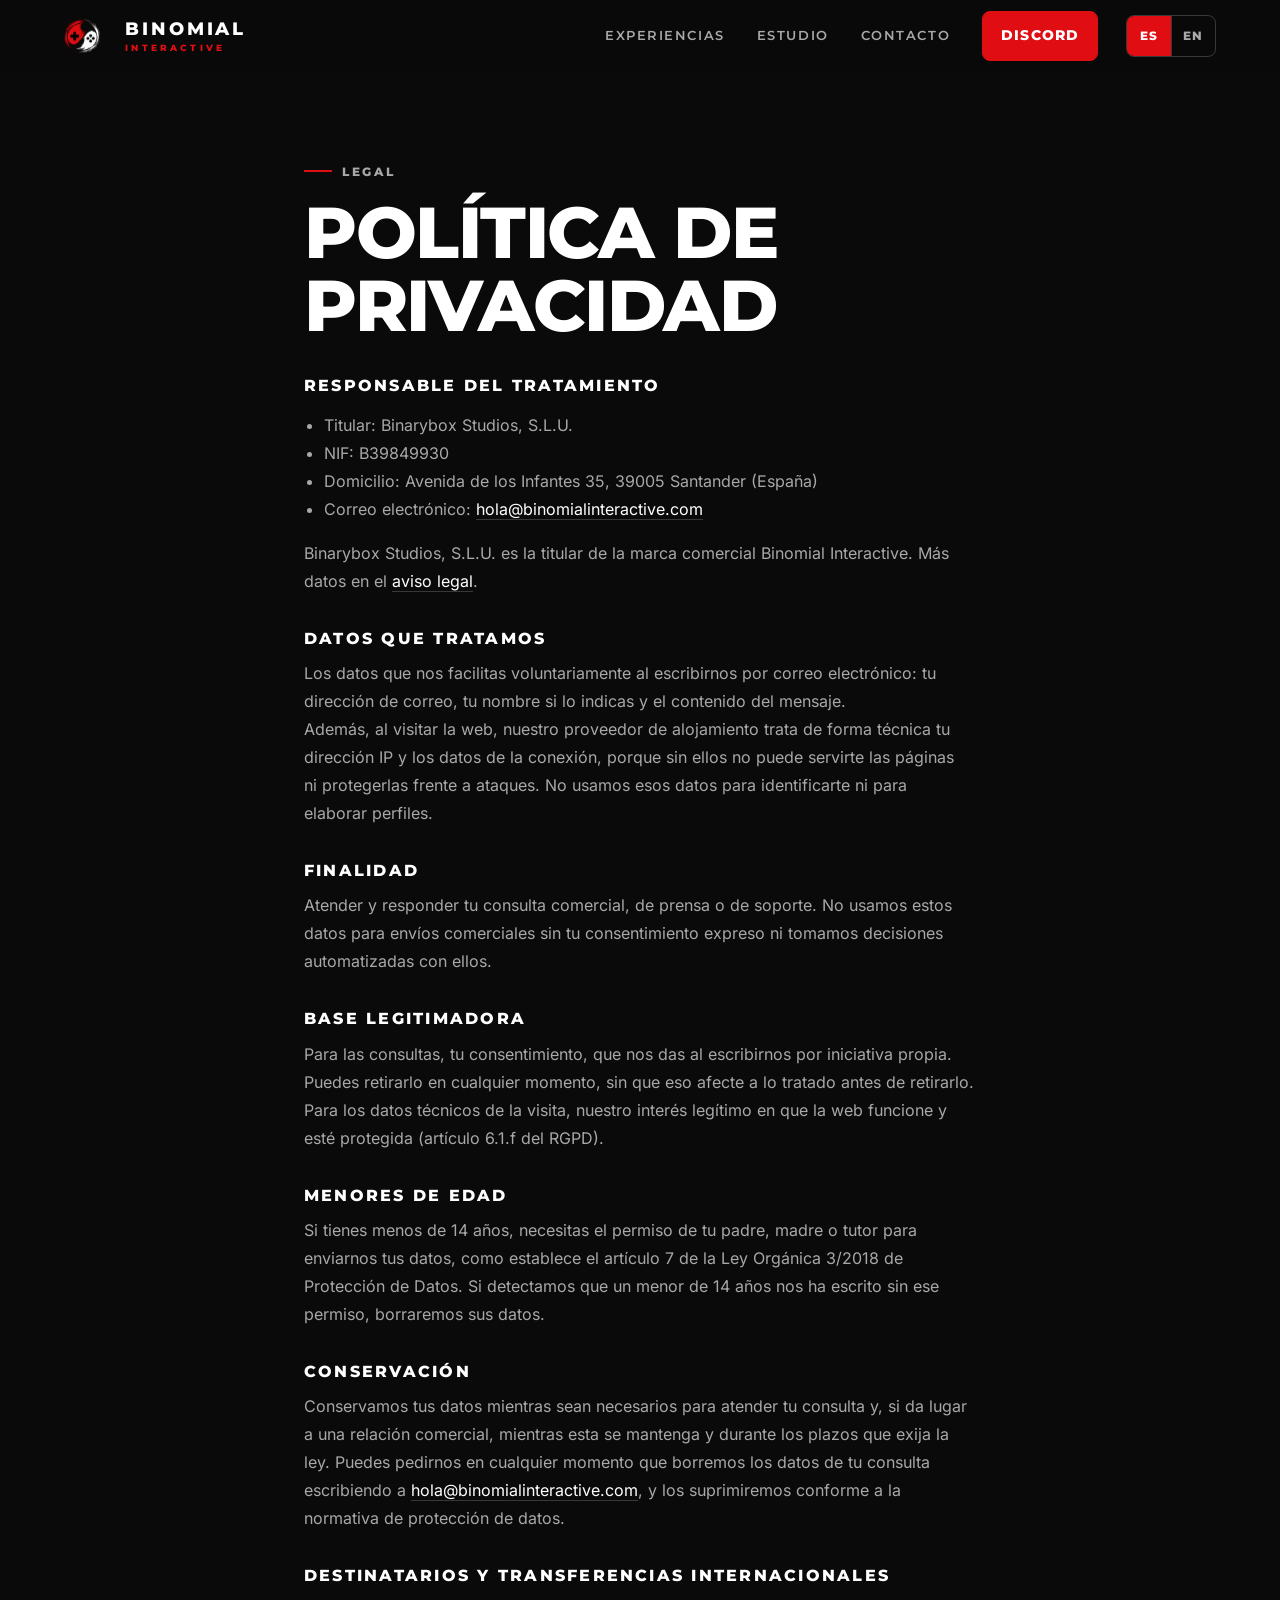
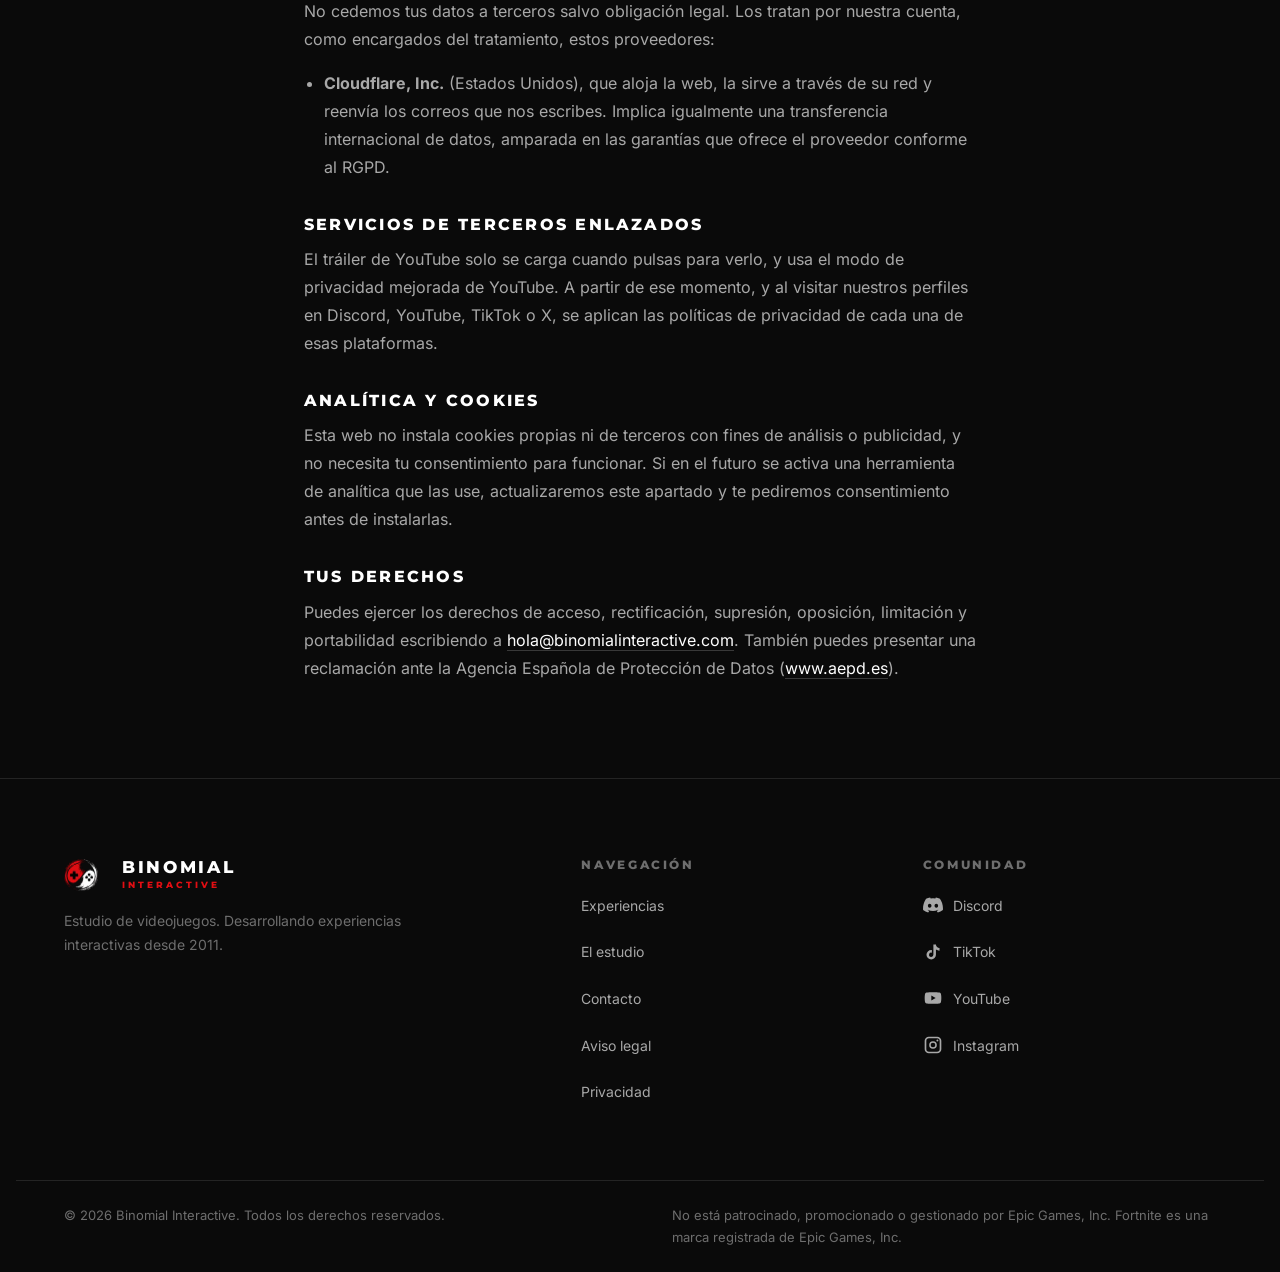
<file: privacidad/index.html>
<!DOCTYPE html><html lang="es"> <head><meta charset="utf-8"><meta name="viewport" content="width=device-width, initial-scale=1"><link rel="icon" href="/favicon.ico" sizes="32x32"><link rel="icon" href="/icon-512.png" type="image/png" sizes="512x512"><link rel="apple-touch-icon" href="/apple-touch-icon.png"><link rel="manifest" href="/site.webmanifest"><link rel="sitemap" href="/sitemap-index.xml"><meta name="generator" content="Astro v5.18.2"><title>Política de privacidad | Binomial Interactive</title><meta name="description" content="Política de privacidad de Binomial Interactive."><link rel="canonical" href="https://binomialinteractive.com/privacidad/"><meta name="robots" content="noindex, follow"><link rel="alternate" hreflang="es" href="https://binomialinteractive.com/privacidad"><link rel="alternate" hreflang="en" href="https://binomialinteractive.com/en/privacy"><link rel="alternate" hreflang="x-default" href="https://binomialinteractive.com/privacidad"><meta property="og:type" content="website"><meta property="og:site_name" content="Binomial Interactive"><meta property="og:locale" content="es_ES"><meta property="og:title" content="Política de privacidad | Binomial Interactive"><meta property="og:description" content="Política de privacidad de Binomial Interactive."><meta property="og:url" content="https://binomialinteractive.com/privacidad/"><meta property="og:image" content="https://binomialinteractive.com/og-default.jpg"><meta property="og:image:width" content="1200"><meta property="og:image:height" content="630"><meta property="og:image:alt" content="Binomial Interactive — Jugamos. Creamos."><meta name="twitter:card" content="summary_large_image"><meta name="twitter:title" content="Política de privacidad | Binomial Interactive"><meta name="twitter:description" content="Política de privacidad de Binomial Interactive."><meta name="twitter:image" content="https://binomialinteractive.com/og-default.jpg"><meta name="theme-color" content="#0a0a0a"><link rel="stylesheet" href="/_astro/aviso-legal.C3lJEKFS.css">
<style>.legal{padding-top:clamp(3rem,8vw,5rem)}.legal__inner{max-width:48rem}.legal__title{font-size:var(--fs-h1);text-transform:uppercase;margin:.875rem 0 2rem}.legal__warning{padding:1.125rem 1.25rem;margin-bottom:2.5rem;border:1px dashed rgba(216,160,42,.5);border-radius:var(--radius);background:#d8a02a14;color:#f0c36a;font-size:.9375rem;line-height:1.7}.legal__warning strong{color:#ffd98a}.legal h2{font-size:1rem;letter-spacing:.14em;text-transform:uppercase;margin-top:2.25rem;margin-bottom:.75rem}.legal p,.legal li{color:var(--c-text-muted);line-height:1.75}.legal ul{padding-left:1.25rem}.legal a{color:var(--c-text);border-bottom:1px solid var(--c-border-strong)}.legal a:hover{color:var(--c-accent-hot)}
:where([data-astro-image]){object-fit:var(--fit);object-position:var(--pos);height:auto}:where([data-astro-image=full-width]){width:100%}:where([data-astro-image=constrained]){max-width:100%}
</style></head> <body> <header class="header" data-header data-astro-cid-3ef6ksr2> <a class="skip" href="#main" data-astro-cid-3ef6ksr2>Saltar al contenido</a> <div class="header__inner wrap" data-astro-cid-3ef6ksr2> <a href="/" class="header__brand" aria-label="Binomial Interactive — inicio" data-astro-cid-3ef6ksr2> <span class="logo" style="--logo-size:36px" data-astro-cid-tvrurpns> <img src="/_astro/isotipo-binomial.BStn-CfJ_Z2ci9l8.webp" srcset="/_astro/isotipo-binomial.BStn-CfJ_Z2ci9l8.webp 1x, /_astro/isotipo-binomial.BStn-CfJ_2q18jy.webp 2x" alt loading="eager" data-astro-cid-tvrurpns="true" decoding="async" fetchpriority="auto" width="72" height="72" class="logo__mark"> <span class="logo__text" data-astro-cid-tvrurpns> <span class="logo__name" data-astro-cid-tvrurpns>Binomial</span> <span class="logo__sub" data-astro-cid-tvrurpns>Interactive</span> </span> </span>  </a> <div class="header__actions" data-astro-cid-3ef6ksr2> <nav class="header__nav" aria-label="Principal" data-astro-cid-3ef6ksr2> <a href="/experiencias" class="header__link" data-astro-cid-3ef6ksr2> Experiencias </a><a href="/estudio" class="header__link" data-astro-cid-3ef6ksr2> Estudio </a><a href="/estudio#contacto" class="header__link" data-astro-cid-3ef6ksr2> Contacto </a> <a class="btn btn--primary header__cta" href="https://discord.gg/s6faMpGbCy" target="_blank" rel="noopener" data-astro-cid-3ef6ksr2>
Discord
</a> </nav> <nav class="lang" aria-label="Idioma" data-astro-cid-r2b4e7hz> <a class="lang__link" href="/privacidad" hreflang="es" lang="es" aria-current="true" title="Español" data-astro-cid-r2b4e7hz> <span aria-hidden="true" data-astro-cid-r2b4e7hz>ES</span> <span class="visually-hidden" data-astro-cid-r2b4e7hz>Español</span> </a><a class="lang__link" href="/en/privacy" hreflang="en" lang="en" title="English" data-astro-cid-r2b4e7hz> <span aria-hidden="true" data-astro-cid-r2b4e7hz>EN</span> <span class="visually-hidden" data-astro-cid-r2b4e7hz>English</span> </a> </nav>  <button class="header__burger" type="button" data-menu-toggle aria-expanded="false" aria-controls="menu-movil" data-astro-cid-3ef6ksr2> <span class="visually-hidden" data-astro-cid-3ef6ksr2>Abrir menú</span> <span class="header__burger-bars" aria-hidden="true" data-astro-cid-3ef6ksr2></span> </button> </div> </div> <div class="menu" id="menu-movil" data-menu hidden data-astro-cid-3ef6ksr2> <nav class="menu__nav" aria-label="Principal (móvil)" data-astro-cid-3ef6ksr2> <a href="/experiencias" class="menu__link" data-astro-cid-3ef6ksr2>Experiencias</a><a href="/estudio" class="menu__link" data-astro-cid-3ef6ksr2>Estudio</a><a href="/estudio#contacto" class="menu__link" data-astro-cid-3ef6ksr2>Contacto</a> <a class="btn btn--primary menu__cta" href="https://discord.gg/s6faMpGbCy" target="_blank" rel="noopener" data-astro-cid-3ef6ksr2> Únete al Discord </a> </nav> </div> </header>  <script type="module">const r=document.querySelector("[data-header]"),e=document.querySelector("[data-menu-toggle]"),t=document.querySelector("[data-menu]"),a=()=>{r&&r.toggleAttribute("data-scrolled",window.scrollY>8)};a();window.addEventListener("scroll",a,{passive:!0});const n=()=>{!e||!t||(e.setAttribute("aria-expanded","false"),t.hidden=!0,document.body.classList.remove("is-locked"))};e?.addEventListener("click",()=>{if(!t)return;e.getAttribute("aria-expanded")==="true"?n():(e.setAttribute("aria-expanded","true"),t.hidden=!1,document.body.classList.add("is-locked"))});t?.querySelectorAll("a").forEach(d=>d.addEventListener("click",n));document.addEventListener("keydown",d=>d.key==="Escape"&&n());matchMedia("(min-width: 62rem)").addEventListener("change",n);</script> <main id="main">  <section class="legal section"> <div class="wrap legal__inner"> <p class="eyebrow">Legal</p> <h1 class="legal__title">Política de privacidad</h1>  <h2>Responsable del tratamiento</h2> <ul> <li>Titular: Binarybox Studios, S.L.U.</li> <li>NIF: B39849930</li> <li>Domicilio: Avenida de los Infantes 35, 39005 Santander (España)</li> <li>Correo electrónico: <a href="mailto:hola@binomialinteractive.com">hola@binomialinteractive.com</a></li> </ul> <p> Binarybox Studios, S.L.U. es la titular de la marca comercial Binomial Interactive. Más datos en el
<a href="/aviso-legal">aviso legal</a>.
</p> <h2>Datos que tratamos</h2> <p>
Los datos que nos facilitas voluntariamente al escribirnos por correo electrónico: tu
          dirección de correo, tu nombre si lo indicas y el contenido del mensaje.
</p> <p>
Además, al visitar la web, nuestro proveedor de alojamiento trata de forma técnica tu
        dirección IP y los datos de la conexión, porque sin ellos no puede servirte las páginas ni
        protegerlas frente a ataques. No usamos esos datos para identificarte ni para elaborar
        perfiles.
</p> <h2>Finalidad</h2> <p>
Atender y responder tu consulta comercial, de prensa o de soporte. No usamos estos datos
        para envíos comerciales sin tu consentimiento expreso ni tomamos decisiones automatizadas
        con ellos.
</p> <h2>Base legitimadora</h2> <p>Para las consultas, tu consentimiento, que nos das al escribirnos por iniciativa propia.
          Puedes retirarlo en cualquier momento, sin que eso afecte a lo tratado antes de
          retirarlo.</p> <p>Para los datos técnicos de la visita, nuestro interés legítimo en que la web funcione y
        esté protegida (artículo 6.1.f del RGPD).</p> <h2>Menores de edad</h2> <p>
Si tienes menos de 14 años, necesitas el permiso de tu padre, madre o tutor para enviarnos
        tus datos, como establece el artículo 7 de la Ley Orgánica 3/2018 de Protección de Datos.
        Si detectamos que un menor de 14 años nos ha escrito sin ese permiso, borraremos sus datos.
</p> <h2>Conservación</h2> <p>
Conservamos tus datos mientras sean necesarios para atender tu consulta y, si da lugar a una
        relación comercial, mientras esta se mantenga y durante los plazos que exija la ley. Puedes
        pedirnos en cualquier momento que borremos los datos de tu consulta escribiendo a
<a href="mailto:hola@binomialinteractive.com">hola@binomialinteractive.com</a>, y los suprimiremos conforme a la
        normativa de protección de datos.
</p> <h2>Destinatarios y transferencias internacionales</h2> <p>No cedemos tus datos a terceros salvo obligación legal. Los tratan por nuestra cuenta, como
        encargados del tratamiento, estos proveedores:</p> <ul>  <li> <strong>Cloudflare, Inc.</strong> (Estados Unidos), que aloja la web, la sirve a través de
          su red y reenvía los correos que nos escribes. Implica igualmente una transferencia
          internacional de datos, amparada en las garantías que ofrece el proveedor conforme al RGPD.
 </li> </ul> <h2>Servicios de terceros enlazados</h2> <p>
El tráiler de YouTube solo se carga cuando pulsas para verlo, y usa el modo de privacidad
        mejorada de YouTube. A partir de ese momento, y al visitar nuestros perfiles en Discord,
        YouTube, TikTok o X, se aplican las políticas de privacidad de cada una de esas plataformas.
</p> <h2>Analítica y cookies</h2> <p>
Esta web no instala cookies propias ni de terceros con fines de análisis o publicidad, y no
        necesita tu consentimiento para funcionar. Si en el futuro se activa una herramienta de
        analítica que las use, actualizaremos este apartado y te pediremos consentimiento antes de
        instalarlas.
</p> <h2>Tus derechos</h2> <p>
Puedes ejercer los derechos de acceso, rectificación, supresión, oposición, limitación y
        portabilidad escribiendo a <a href="mailto:hola@binomialinteractive.com">hola@binomialinteractive.com</a>.
        También puedes presentar una reclamación ante la Agencia Española de Protección de Datos
        (<a href="https://www.aepd.es" target="_blank" rel="noopener">www.aepd.es</a>).
</p> </div> </section>  </main> <footer class="footer" data-astro-cid-sz7xmlte> <div class="wrap footer__inner" data-astro-cid-sz7xmlte> <div class="footer__brand" data-astro-cid-sz7xmlte> <span class="logo" style="--logo-size:34px" data-astro-cid-tvrurpns> <img src="/_astro/isotipo-binomial.BStn-CfJ_ZvyXxh.webp" srcset="/_astro/isotipo-binomial.BStn-CfJ_ZvyXxh.webp 1x, /_astro/isotipo-binomial.BStn-CfJ_14VVgh.webp 2x" alt loading="eager" data-astro-cid-tvrurpns="true" decoding="async" fetchpriority="auto" width="68" height="68" class="logo__mark"> <span class="logo__text" data-astro-cid-tvrurpns> <span class="logo__name" data-astro-cid-tvrurpns>Binomial</span> <span class="logo__sub" data-astro-cid-tvrurpns>Interactive</span> </span> </span>  <p class="footer__note" data-astro-cid-sz7xmlte> Estudio de videojuegos. Desarrollando experiencias interactivas desde 2011. </p> </div> <nav class="footer__nav" aria-label="Pie de página" data-astro-cid-sz7xmlte> <h2 class="footer__title" data-astro-cid-sz7xmlte>Navegación</h2> <a href="/experiencias" data-astro-cid-sz7xmlte>Experiencias</a> <a href="/estudio" data-astro-cid-sz7xmlte>El estudio</a> <a href="/estudio#contacto" data-astro-cid-sz7xmlte>Contacto</a> <a href="/aviso-legal" data-astro-cid-sz7xmlte>Aviso legal</a> <a href="/privacidad" data-astro-cid-sz7xmlte>Privacidad</a> </nav> <div class="footer__nav" data-astro-cid-sz7xmlte> <h2 class="footer__title" data-astro-cid-sz7xmlte>Comunidad</h2> <a href="https://discord.gg/s6faMpGbCy" target="_blank" rel="noopener" class="footer__social" data-astro-cid-sz7xmlte> <svg viewBox="0 0 24 24" width="20" height="20" fill="currentColor" aria-hidden="true" focusable="false"><path d="M20.317 4.369A19.79 19.79 0 0 0 15.432 3a13.9 13.9 0 0 0-.617 1.269 18.29 18.29 0 0 0-5.63 0A13.2 13.2 0 0 0 8.56 3a19.74 19.74 0 0 0-4.885 1.372C.567 9.046-.272 13.6.147 18.09a19.9 19.9 0 0 0 6.056 3.058c.488-.665.922-1.372 1.296-2.114a12.9 12.9 0 0 1-2.04-.978c.171-.125.339-.256.5-.39a14.2 14.2 0 0 0 12.083 0c.163.14.331.27.5.39-.652.383-1.336.71-2.045.98.374.74.808 1.447 1.296 2.112a19.8 19.8 0 0 0 6.058-3.057c.5-5.2-.838-9.717-3.534-13.723ZM8.02 15.331c-1.183 0-2.157-1.085-2.157-2.42 0-1.332.955-2.42 2.157-2.42s2.176 1.088 2.157 2.42c0 1.335-.955 2.42-2.157 2.42Zm7.975 0c-1.183 0-2.157-1.085-2.157-2.42 0-1.332.955-2.42 2.157-2.42s2.176 1.088 2.157 2.42c0 1.335-.955 2.42-2.157 2.42Z"></path></svg> Discord </a><a href="https://www.tiktok.com/@binomialinteractive" target="_blank" rel="noopener" class="footer__social" data-astro-cid-sz7xmlte> <svg viewBox="0 0 24 24" width="20" height="20" fill="currentColor" aria-hidden="true" focusable="false"><path d="M16.6 5.82A4.28 4.28 0 0 1 15.54 3h-3.09v12.4a2.59 2.59 0 0 1-2.59 2.5 2.59 2.59 0 1 1 .77-5.06V9.7a5.67 5.67 0 0 0-.77-.05 5.67 5.67 0 1 0 5.67 5.67V9.01a7.35 7.35 0 0 0 4.29 1.37V7.29a4.29 4.29 0 0 1-3.22-1.47Z"></path></svg> TikTok </a><a href="https://www.youtube.com/@BinomialInteractive" target="_blank" rel="noopener" class="footer__social" data-astro-cid-sz7xmlte> <svg viewBox="0 0 24 24" width="20" height="20" fill="currentColor" aria-hidden="true" focusable="false"><path d="M21.58 7.19a2.51 2.51 0 0 0-1.77-1.78C18.25 5 12 5 12 5s-6.25 0-7.81.42A2.51 2.51 0 0 0 2.42 7.2 26.1 26.1 0 0 0 2 12a26.1 26.1 0 0 0 .42 4.81 2.51 2.51 0 0 0 1.77 1.77C5.75 19 12 19 12 19s6.25 0 7.81-.42a2.51 2.51 0 0 0 1.77-1.77A26.1 26.1 0 0 0 22 12a26.1 26.1 0 0 0-.42-4.81ZM10 15.02V8.98L15.2 12 10 15.02Z"></path></svg> YouTube </a><a href="https://www.instagram.com/binomial_interactive/" target="_blank" rel="noopener" class="footer__social" data-astro-cid-sz7xmlte> <svg viewBox="0 0 24 24" width="20" height="20" fill="currentColor" aria-hidden="true" focusable="false"><path d="M7 2h10a5 5 0 0 1 5 5v10a5 5 0 0 1-5 5H7a5 5 0 0 1-5-5V7a5 5 0 0 1 5-5ZM7.2 4A3.2 3.2 0 0 0 4 7.2v9.6A3.2 3.2 0 0 0 7.2 20h9.6a3.2 3.2 0 0 0 3.2-3.2V7.2A3.2 3.2 0 0 0 16.8 4ZM12 7.4a4.6 4.6 0 1 1 0 9.2 4.6 4.6 0 0 1 0-9.2Zm0 1.8a2.8 2.8 0 1 0 0 5.6 2.8 2.8 0 0 0 0-5.6Zm5.3-3.7a1.2 1.2 0 1 1 0 2.4 1.2 1.2 0 0 1 0-2.4Z" fill-rule="evenodd"></path></svg> Instagram </a> </div> </div> <div class="wrap footer__legal" data-astro-cid-sz7xmlte> <p data-astro-cid-sz7xmlte>&copy; 2026 Binomial Interactive. Todos los derechos reservados.</p> <p class="footer__disclaimer" data-astro-cid-sz7xmlte>No está patrocinado, promocionado o gestionado por Epic Games, Inc. Fortnite es una marca registrada de Epic Games, Inc.</p> </div> </footer>  <script type="module">const r=document.querySelectorAll(".reveal");if(!("IntersectionObserver"in window))r.forEach(e=>e.classList.add("is-visible"));else{const e=new IntersectionObserver(s=>{s.forEach(i=>{i.isIntersecting&&(i.target.classList.add("is-visible"),e.unobserve(i.target))})},{rootMargin:"0px 0px -12% 0px",threshold:.06});r.forEach(s=>e.observe(s))}</script> </body> </html>
</file>
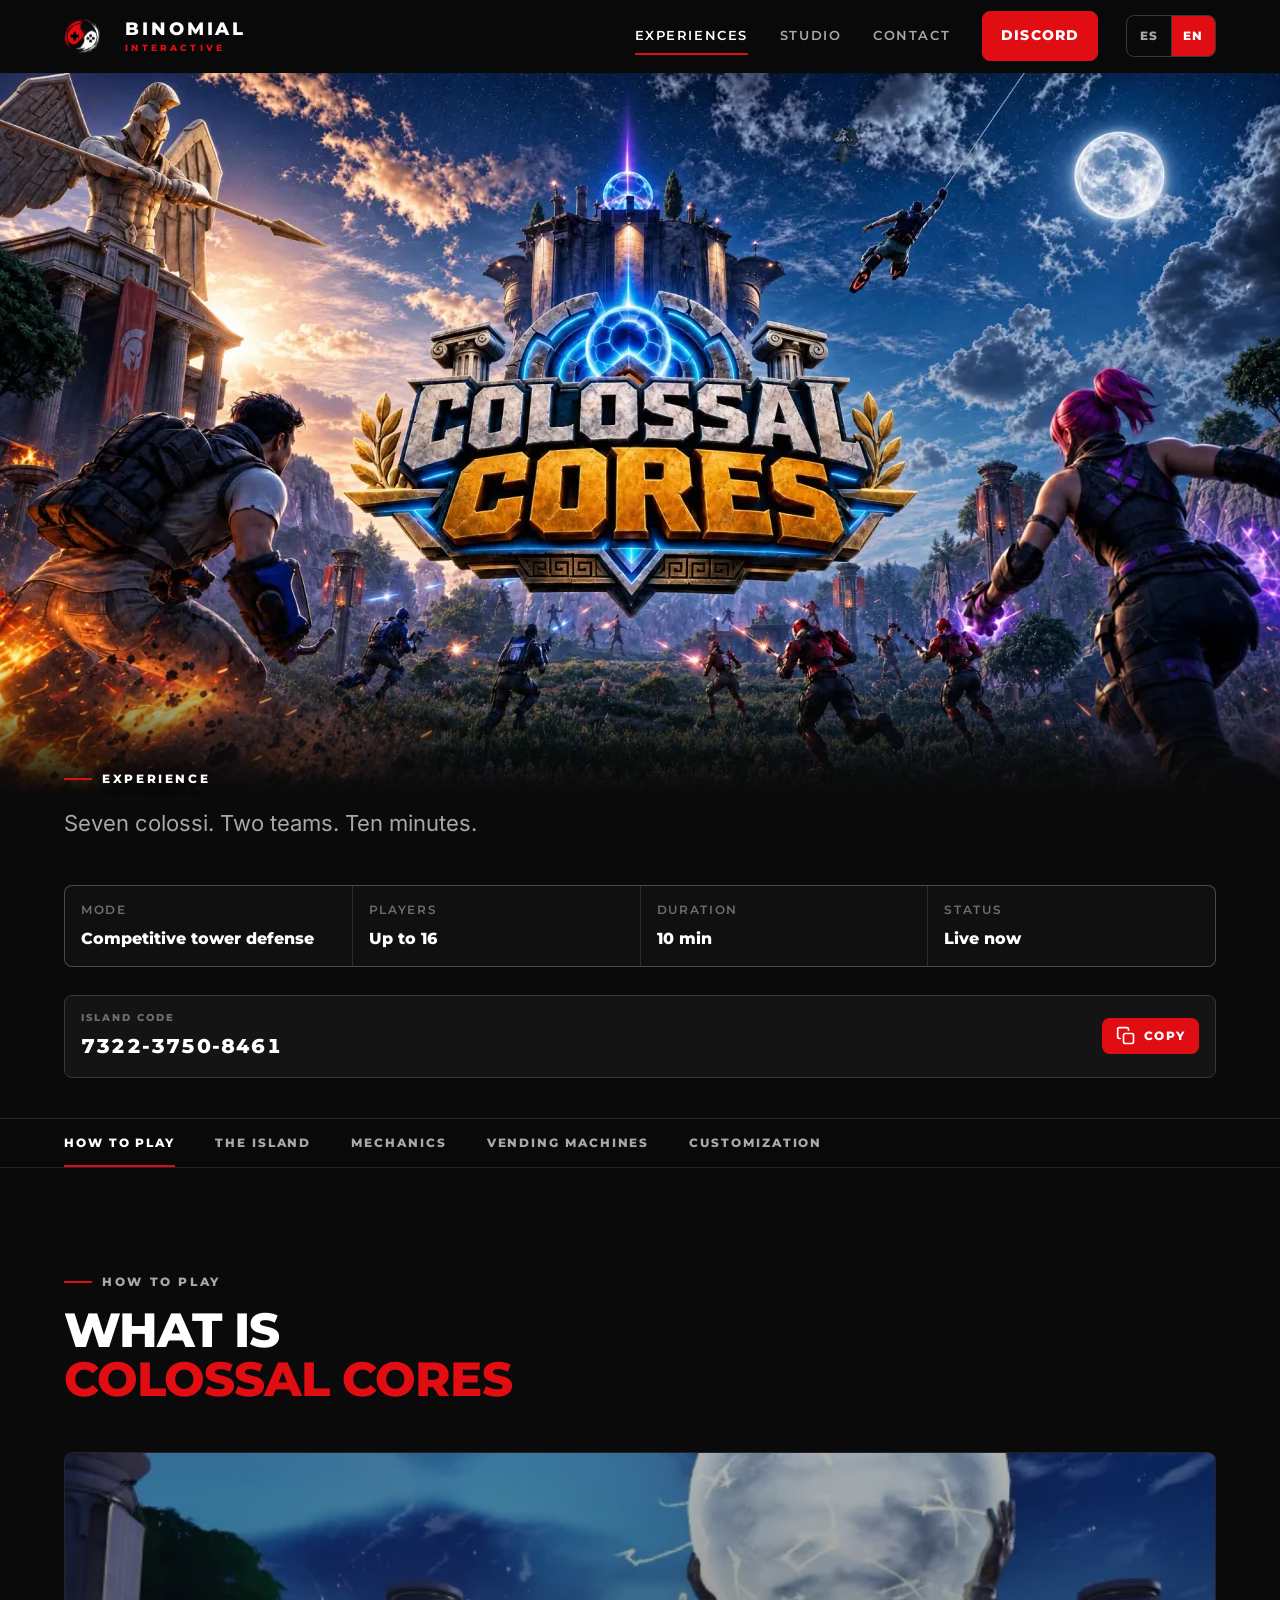
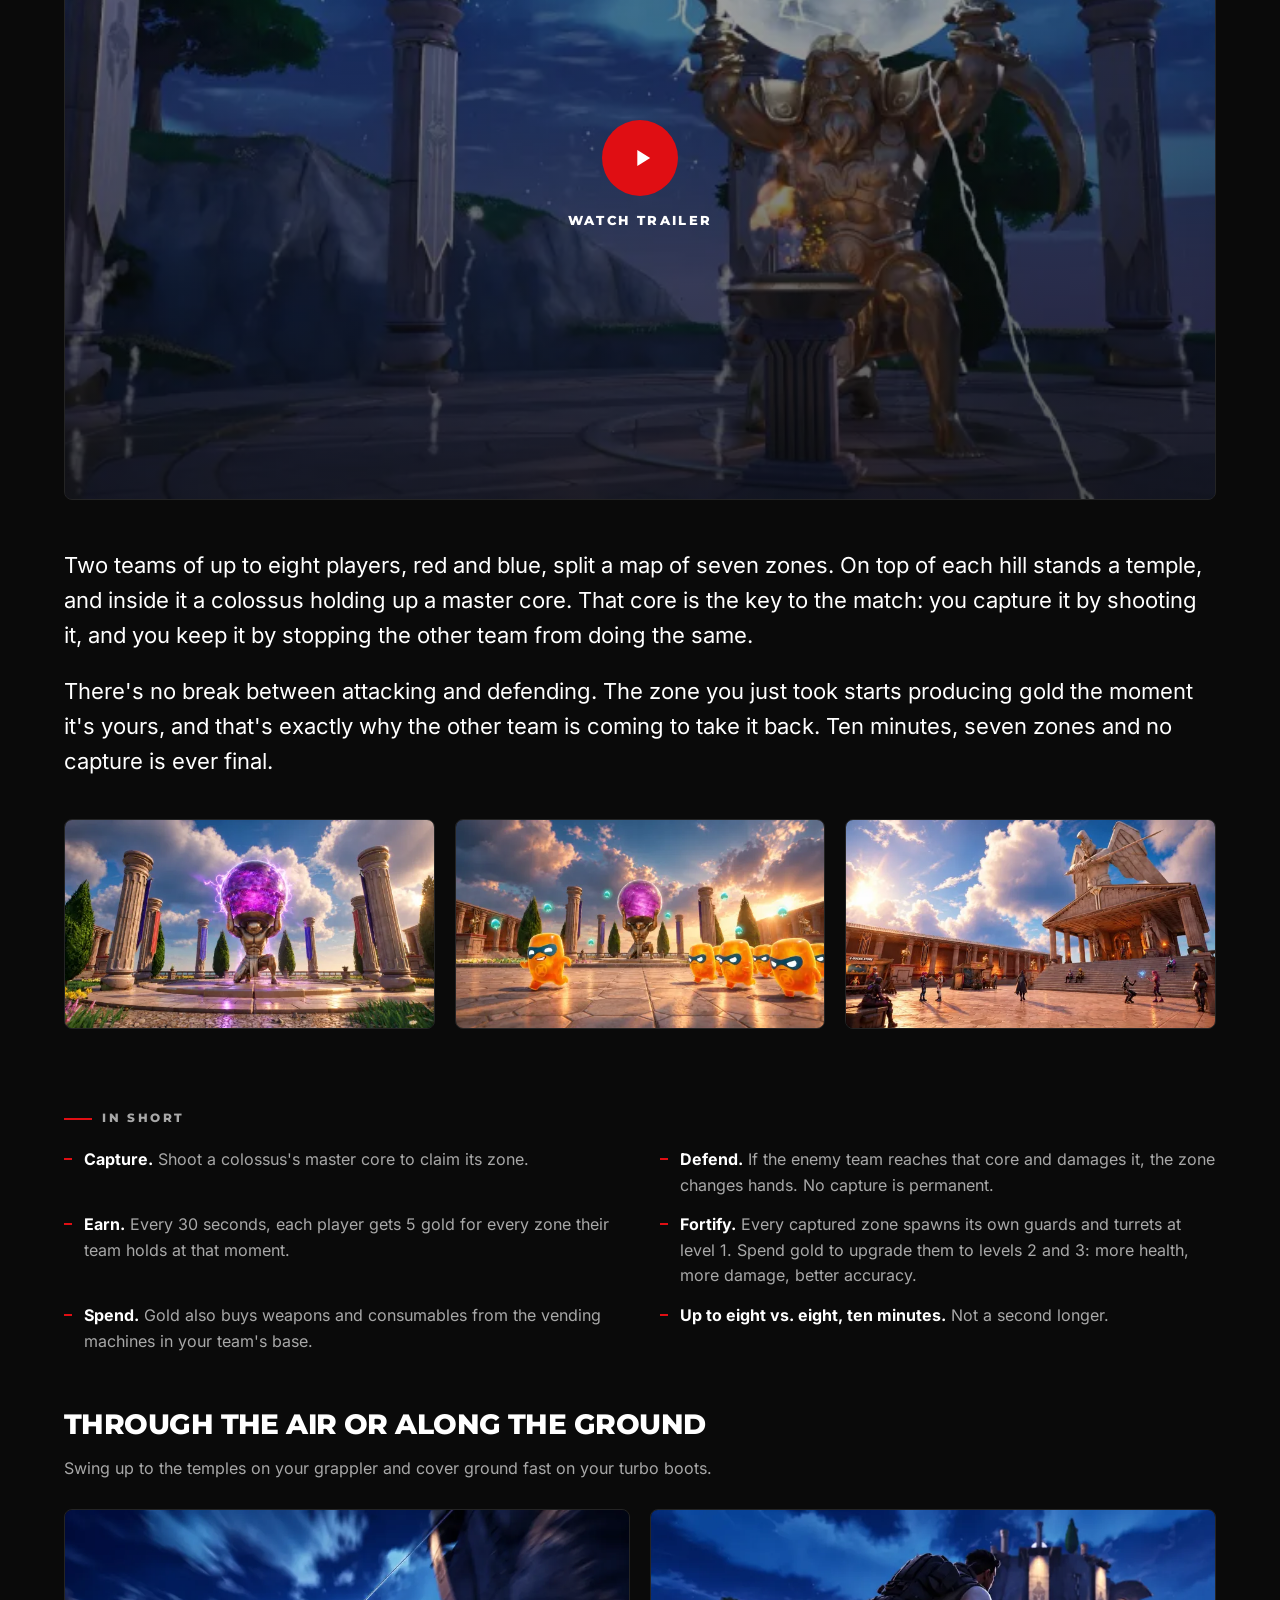
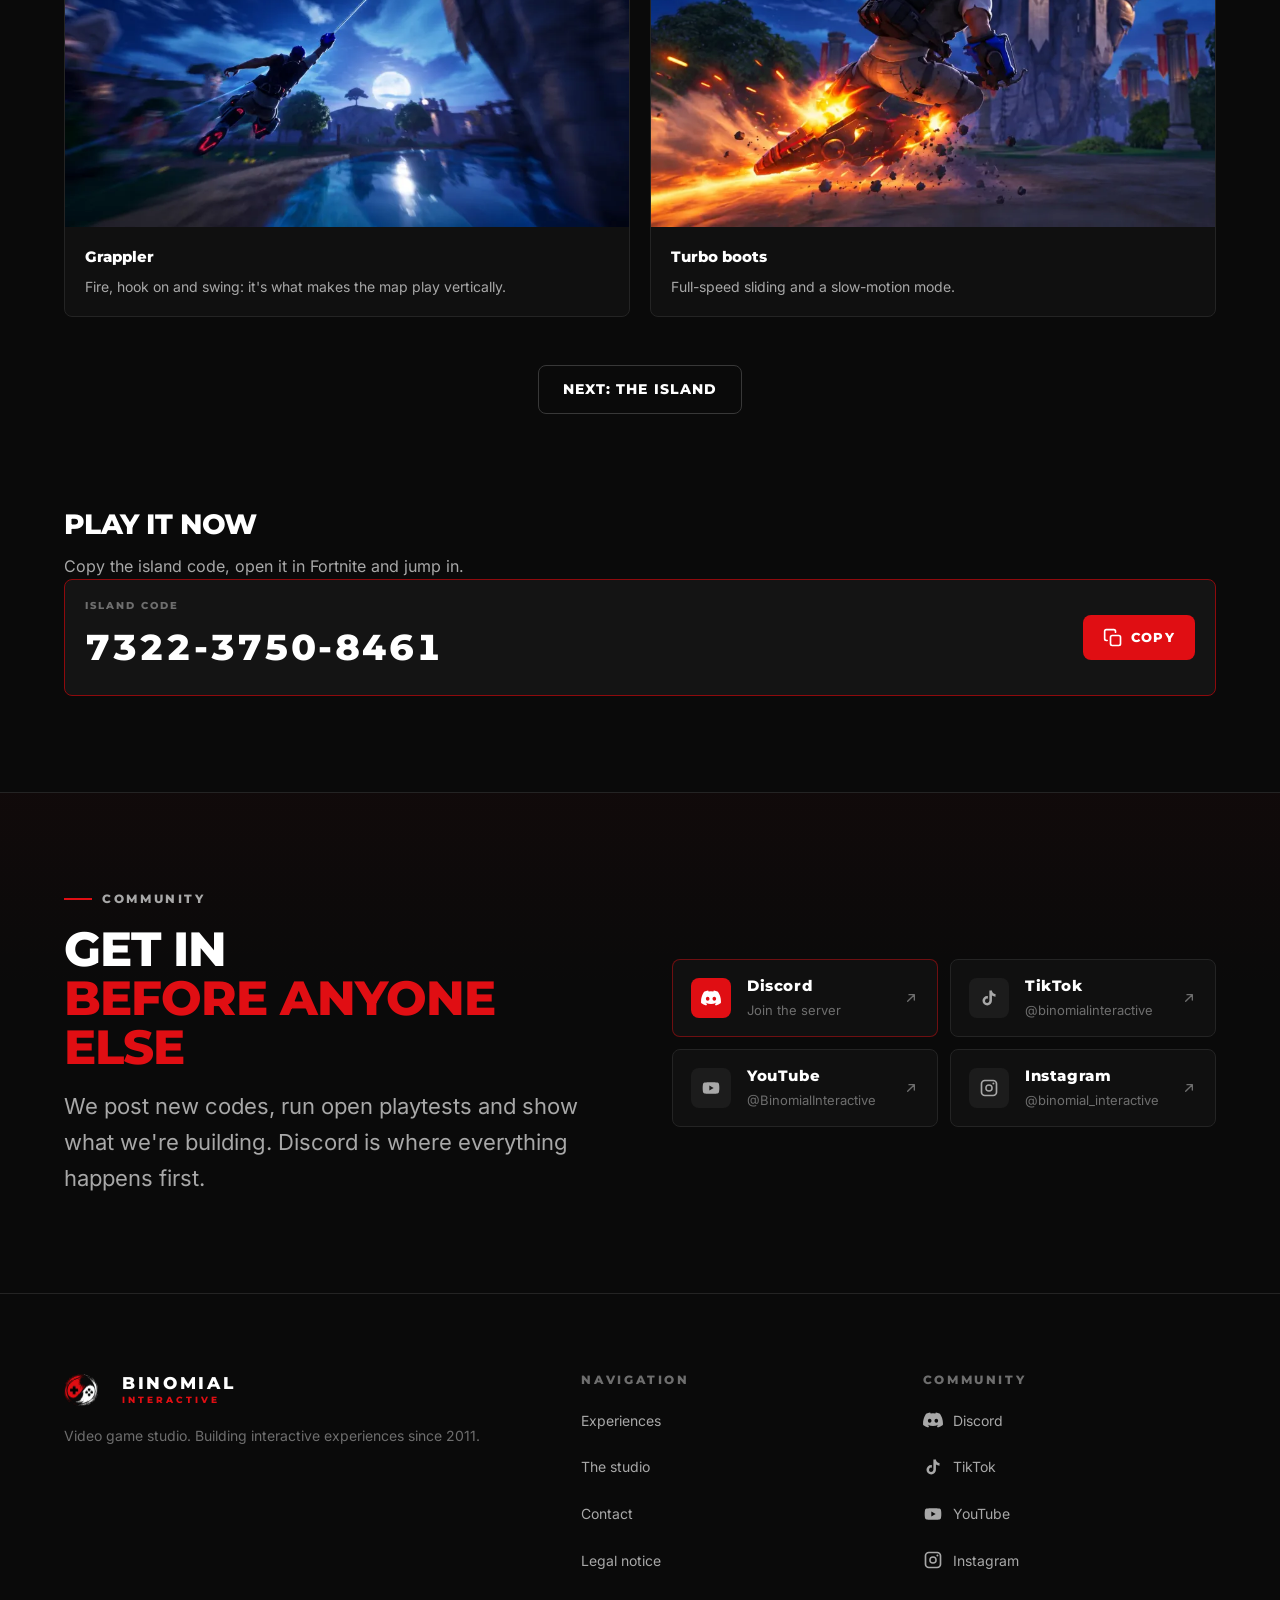
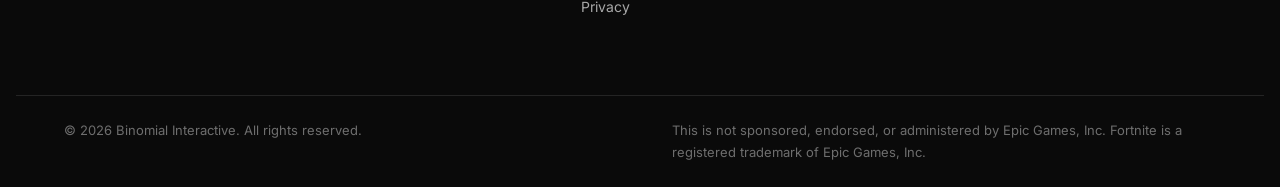
<file: en/experiences/index.html>
<!DOCTYPE html><html lang="en"> <head><meta charset="utf-8"><meta name="viewport" content="width=device-width, initial-scale=1"><link rel="icon" href="/favicon.ico" sizes="32x32"><link rel="icon" href="/icon-512.png" type="image/png" sizes="512x512"><link rel="apple-touch-icon" href="/apple-touch-icon.png"><link rel="manifest" href="/site.webmanifest"><link rel="sitemap" href="/sitemap-index.xml"><meta name="generator" content="Astro v5.18.2"><title>Colossal Cores | Binomial Interactive</title><meta name="description" content="Colossal Cores: Seven colossi. Two teams. Ten minutes. A competitive tower defense in Fortnite for up to 8v8, by Binomial Interactive."><link rel="canonical" href="https://binomialinteractive.com/en/experiences/"><link rel="alternate" hreflang="es" href="https://binomialinteractive.com/experiencias"><link rel="alternate" hreflang="en" href="https://binomialinteractive.com/en/experiences"><link rel="alternate" hreflang="x-default" href="https://binomialinteractive.com/experiencias"><meta property="og:type" content="website"><meta property="og:site_name" content="Binomial Interactive"><meta property="og:locale" content="en_US"><meta property="og:title" content="Colossal Cores | Binomial Interactive"><meta property="og:description" content="Colossal Cores: Seven colossi. Two teams. Ten minutes. A competitive tower defense in Fortnite for up to 8v8, by Binomial Interactive."><meta property="og:url" content="https://binomialinteractive.com/en/experiences/"><meta property="og:image" content="https://binomialinteractive.com/og-default.jpg"><meta property="og:image:width" content="1200"><meta property="og:image:height" content="630"><meta property="og:image:alt" content="Binomial Interactive — We play. We create."><meta name="twitter:card" content="summary_large_image"><meta name="twitter:title" content="Colossal Cores | Binomial Interactive"><meta name="twitter:description" content="Colossal Cores: Seven colossi. Two teams. Ten minutes. A competitive tower defense in Fortnite for up to 8v8, by Binomial Interactive."><meta name="twitter:image" content="https://binomialinteractive.com/og-default.jpg"><meta name="theme-color" content="#0a0a0a"><link rel="stylesheet" href="/_astro/aviso-legal.C3lJEKFS.css">
<style>.notice[data-astro-cid-3bkqq7wx]{background:#d8a02a17;border-bottom:1px solid rgba(216,160,42,.28);color:#f0c36a;font-size:.8125rem}.notice__inner[data-astro-cid-3bkqq7wx]{padding-block:.625rem;text-align:center;line-height:1.5}.notice[data-astro-cid-3bkqq7wx] strong[data-astro-cid-3bkqq7wx]{color:#ffd98a}code[data-astro-cid-3bkqq7wx]{font-size:.9em;padding:.05em .3em;border-radius:3px;background:#ffffff12}.com[data-astro-cid-zer2owmz]{border-top:1px solid var(--c-border);background:linear-gradient(180deg,rgba(224,14,19,.03),transparent 40%)}.com__inner[data-astro-cid-zer2owmz]{display:grid;gap:clamp(2rem,5vw,4rem);align-items:center}.com__text[data-astro-cid-zer2owmz]{display:flex;flex-direction:column;gap:1rem}.com__title[data-astro-cid-zer2owmz]{font-size:var(--fs-h2);text-transform:uppercase}.com__list[data-astro-cid-zer2owmz]{list-style:none;margin:0;padding:0;display:grid;gap:.75rem}.com__link[data-astro-cid-zer2owmz]{display:flex;align-items:center;gap:1rem;min-height:68px;padding:.875rem 1.125rem;border:1px solid var(--c-border);border-radius:var(--radius-lg);background:var(--c-bg-raised);transition:border-color .2s var(--ease),background .2s var(--ease),transform .2s var(--ease)}.com__link[data-astro-cid-zer2owmz]:hover{border-color:var(--c-accent);background:var(--c-bg-overlay);transform:translate(3px)}.com__icon[data-astro-cid-zer2owmz]{display:grid;place-items:center;width:40px;height:40px;flex:none;border-radius:var(--radius);background:#ffffff0d;color:var(--c-text-muted);transition:background .2s var(--ease),color .2s var(--ease)}.com__link[data-astro-cid-zer2owmz]:hover .com__icon[data-astro-cid-zer2owmz]{background:var(--c-accent);color:#fff}.com__meta[data-astro-cid-zer2owmz]{display:flex;flex-direction:column;gap:.1rem;min-width:0}.com__meta[data-astro-cid-zer2owmz] b[data-astro-cid-zer2owmz]{font-family:var(--font-display);font-size:.9375rem;font-weight:700;letter-spacing:.04em}.com__meta[data-astro-cid-zer2owmz] span[data-astro-cid-zer2owmz]{font-size:.8125rem;color:var(--c-text-dim);overflow:hidden;text-overflow:ellipsis;white-space:nowrap}.com__arrow[data-astro-cid-zer2owmz]{margin-left:auto;flex:none;color:var(--c-text-dim);transition:color .2s var(--ease)}.com__link[data-astro-cid-zer2owmz]:hover .com__arrow[data-astro-cid-zer2owmz]{color:var(--c-accent-hot)}.com__item--primary[data-astro-cid-zer2owmz] .com__link[data-astro-cid-zer2owmz]{border-color:#e00e1373}.com__item--primary[data-astro-cid-zer2owmz] .com__icon[data-astro-cid-zer2owmz]{background:var(--c-accent);color:#fff}@media(min-width:56rem){.com__inner[data-astro-cid-zer2owmz]{grid-template-columns:1fr 1fr}}@media(min-width:78rem){.com__list[data-astro-cid-zer2owmz]{grid-template-columns:repeat(2,minmax(0,1fr))}.com__list[data-astro-cid-zer2owmz]:has(>li:last-child:nth-child(odd)) .com__item--primary[data-astro-cid-zer2owmz]{grid-column:1 / -1}}
</style>
<link rel="stylesheet" href="/_astro/index.DqzPMsLd.css">
<link rel="stylesheet" href="/_astro/experiences.DPvICI5n.css">
<style>:where([data-astro-image]){object-fit:var(--fit);object-position:var(--pos);height:auto}:where([data-astro-image=full-width]){width:100%}:where([data-astro-image=constrained]){max-width:100%}
</style></head> <body> <header class="header" data-header data-astro-cid-3ef6ksr2> <a class="skip" href="#main" data-astro-cid-3ef6ksr2>Skip to content</a> <div class="header__inner wrap" data-astro-cid-3ef6ksr2> <a href="/en/" class="header__brand" aria-label="Binomial Interactive — home" data-astro-cid-3ef6ksr2> <span class="logo" style="--logo-size:36px" data-astro-cid-tvrurpns> <img src="/_astro/isotipo-binomial.BStn-CfJ_Z2ci9l8.webp" srcset="/_astro/isotipo-binomial.BStn-CfJ_Z2ci9l8.webp 1x, /_astro/isotipo-binomial.BStn-CfJ_2q18jy.webp 2x" alt loading="eager" data-astro-cid-tvrurpns="true" decoding="async" fetchpriority="auto" width="72" height="72" class="logo__mark"> <span class="logo__text" data-astro-cid-tvrurpns> <span class="logo__name" data-astro-cid-tvrurpns>Binomial</span> <span class="logo__sub" data-astro-cid-tvrurpns>Interactive</span> </span> </span>  </a> <div class="header__actions" data-astro-cid-3ef6ksr2> <nav class="header__nav" aria-label="Main" data-astro-cid-3ef6ksr2> <a href="/en/experiences" class="header__link" aria-current="page" data-astro-cid-3ef6ksr2> Experiences </a><a href="/en/studio" class="header__link" data-astro-cid-3ef6ksr2> Studio </a><a href="/en/studio#contact" class="header__link" data-astro-cid-3ef6ksr2> Contact </a> <a class="btn btn--primary header__cta" href="https://discord.gg/s6faMpGbCy" target="_blank" rel="noopener" data-astro-cid-3ef6ksr2>
Discord
</a> </nav> <nav class="lang" aria-label="Language" data-astro-cid-r2b4e7hz> <a class="lang__link" href="/experiencias" hreflang="es" lang="es" title="Español" data-astro-cid-r2b4e7hz> <span aria-hidden="true" data-astro-cid-r2b4e7hz>ES</span> <span class="visually-hidden" data-astro-cid-r2b4e7hz>Español</span> </a><a class="lang__link" href="/en/experiences" hreflang="en" lang="en" aria-current="true" title="English" data-astro-cid-r2b4e7hz> <span aria-hidden="true" data-astro-cid-r2b4e7hz>EN</span> <span class="visually-hidden" data-astro-cid-r2b4e7hz>English</span> </a> </nav>  <button class="header__burger" type="button" data-menu-toggle aria-expanded="false" aria-controls="menu-movil" data-astro-cid-3ef6ksr2> <span class="visually-hidden" data-astro-cid-3ef6ksr2>Open menu</span> <span class="header__burger-bars" aria-hidden="true" data-astro-cid-3ef6ksr2></span> </button> </div> </div> <div class="menu" id="menu-movil" data-menu hidden data-astro-cid-3ef6ksr2> <nav class="menu__nav" aria-label="Main (mobile)" data-astro-cid-3ef6ksr2> <a href="/en/experiences" class="menu__link" data-astro-cid-3ef6ksr2>Experiences</a><a href="/en/studio" class="menu__link" data-astro-cid-3ef6ksr2>Studio</a><a href="/en/studio#contact" class="menu__link" data-astro-cid-3ef6ksr2>Contact</a> <a class="btn btn--primary menu__cta" href="https://discord.gg/s6faMpGbCy" target="_blank" rel="noopener" data-astro-cid-3ef6ksr2> Join the Discord </a> </nav> </div> </header>  <script type="module">const r=document.querySelector("[data-header]"),e=document.querySelector("[data-menu-toggle]"),t=document.querySelector("[data-menu]"),a=()=>{r&&r.toggleAttribute("data-scrolled",window.scrollY>8)};a();window.addEventListener("scroll",a,{passive:!0});const n=()=>{!e||!t||(e.setAttribute("aria-expanded","false"),t.hidden=!0,document.body.classList.remove("is-locked"))};e?.addEventListener("click",()=>{if(!t)return;e.getAttribute("aria-expanded")==="true"?n():(e.setAttribute("aria-expanded","true"),t.hidden=!1,document.body.classList.add("is-locked"))});t?.querySelectorAll("a").forEach(d=>d.addEventListener("click",n));document.addEventListener("keydown",d=>d.key==="Escape"&&n());matchMedia("(min-width: 62rem)").addEventListener("change",n);</script> <main id="main">   <section class="head head--logo" id="colossal-cores" data-astro-cid-rtn7rrqt> <div class="head__bg" aria-hidden="true" data-astro-cid-rtn7rrqt> <img src="/_astro/colossal-cores-portada.CU_20Cvj_Z1EUKtC.webp" srcset="/_astro/colossal-cores-portada.CU_20Cvj_Z1NHIVM.webp 800w, /_astro/colossal-cores-portada.CU_20Cvj_JqAI0.webp 1280w, /_astro/colossal-cores-portada.CU_20Cvj_Z2wkriH.webp 1920w, /_astro/colossal-cores-portada.CU_20Cvj_Z1EUKtC.webp 2000w" alt sizes="100vw" loading="eager" fetchpriority="high" data-astro-cid-rtn7rrqt="true" decoding="async" width="2000" height="1125"> </div> <div class="wrap head__wrap" data-astro-cid-rtn7rrqt> <p class="eyebrow" data-astro-cid-rtn7rrqt>Experience</p> <h1 class="head__title visually-hidden" data-astro-cid-rtn7rrqt>Colossal Cores</h1> <p class="head__badge" data-astro-cid-rtn7rrqt></p> <p class="lead head__lead" data-astro-cid-rtn7rrqt>Seven colossi. Two teams. Ten minutes.</p> <dl class="ficha" data-astro-cid-rtn7rrqt> <div class="ficha__item" data-astro-cid-rtn7rrqt> <dt data-astro-cid-rtn7rrqt>Mode</dt> <dd data-astro-cid-rtn7rrqt>Competitive tower defense</dd> </div><div class="ficha__item" data-astro-cid-rtn7rrqt> <dt data-astro-cid-rtn7rrqt>Players</dt> <dd data-astro-cid-rtn7rrqt>Up to 16</dd> </div><div class="ficha__item" data-astro-cid-rtn7rrqt> <dt data-astro-cid-rtn7rrqt>Duration</dt> <dd data-astro-cid-rtn7rrqt>10 min</dd> </div><div class="ficha__item" data-astro-cid-rtn7rrqt> <dt data-astro-cid-rtn7rrqt>Status</dt> <dd data-astro-cid-rtn7rrqt>Live now</dd> </div> </dl>  <div class="head__cta" data-astro-cid-rtn7rrqt> <div class="copy-wrap" data-astro-cid-ttu3yx2n> <button type="button" class="copy copy--inline" data-copy-code data-code="7322-3750-8461" data-map="Colossal Cores" data-t-done="Copied" data-t-manual="Copy manually" data-t-copied="Code {code}{map} copied to the clipboard." data-t-failed="Couldn't copy automatically. The code is {code}." data-t-of=" for " aria-label="Copy the island code 7 3 2 2 - 3 7 5 0 - 8 4 6 1 for Colossal Cores" data-astro-cid-ttu3yx2n> <span class="copy__body" data-astro-cid-ttu3yx2n> <span class="copy__label" data-astro-cid-ttu3yx2n>Island code</span> <span class="copy__code" data-astro-cid-ttu3yx2n>7322-3750-8461</span> </span> <span class="copy__cta" aria-hidden="true" data-astro-cid-ttu3yx2n> <svg class="copy__icon copy__icon--copy" viewBox="0 0 24 24" width="20" height="20" fill="none" stroke="currentColor" stroke-width="2" stroke-linecap="round" stroke-linejoin="round" data-astro-cid-ttu3yx2n> <rect x="9" y="9" width="12" height="12" rx="2" data-astro-cid-ttu3yx2n></rect> <path d="M5 15H4a2 2 0 0 1-2-2V4a2 2 0 0 1 2-2h9a2 2 0 0 1 2 2v1" data-astro-cid-ttu3yx2n></path> </svg> <svg class="copy__icon copy__icon--done" viewBox="0 0 24 24" width="20" height="20" fill="none" stroke="currentColor" stroke-width="2.5" stroke-linecap="round" stroke-linejoin="round" data-astro-cid-ttu3yx2n> <path d="M20 6 9 17l-5-5" data-astro-cid-ttu3yx2n></path> </svg> <span class="copy__cta-text" data-astro-cid-ttu3yx2n>Copy</span> </span> </button> </div>  <script type="module">const c=new WeakMap;function r(){let e=document.getElementById("copy-live");return e||(e=document.createElement("div"),e.id="copy-live",e.setAttribute("role","status"),e.setAttribute("aria-live","polite"),e.className="visually-hidden",document.body.appendChild(e)),e}function p(e){const t=document.createElement("textarea");t.value=e,t.setAttribute("readonly",""),t.style.cssText="position:fixed;top:0;left:0;opacity:0;pointer-events:none",document.body.appendChild(t),t.select(),t.setSelectionRange(0,e.length);let a=!1;try{a=document.execCommand("copy")}catch{a=!1}return t.remove(),a}function d(e,t,a){e.dataset.state=t;const o=e.querySelector(".copy__cta-text");o&&(o.dataset.original??=o.textContent??"Copiar",o.textContent=t==="copied"?e.dataset.tDone??"Copiado":e.dataset.tManual??"Copia manual"),r().textContent=a,window.clearTimeout(c.get(e)),c.set(e,window.setTimeout(()=>{delete e.dataset.state,o&&(o.textContent=o.dataset.original??"Copiar")},2200))}document.addEventListener("click",async e=>{const t=e.target?.closest("[data-copy-code]");if(!t)return;const a=t.dataset.code??"";if(!a)return;const o=t.dataset.map?`${t.dataset.tOf??" de "}${t.dataset.map}`:"",n=(s,l)=>(s??l).replace("{code}",a).replace("{map}",o);let i=!1;try{navigator.clipboard?.writeText&&(await navigator.clipboard.writeText(a),i=!0)}catch{i=!1}i||(i=p(a)),i?(navigator.vibrate?.(12),d(t,"copied",n(t.dataset.tCopied,"Código {code}{map} copiado al portapapeles."))):d(t,"error",n(t.dataset.tFailed,"No se pudo copiar automáticamente. El código es {code}.")),document.dispatchEvent(new CustomEvent("binomial:code-copied",{detail:{code:a,ok:i}}))});</script> </div> </div> </section> <nav class="subnav" aria-label="Page sections" data-astro-cid-rtn7rrqt> <div class="wrap" data-astro-cid-rtn7rrqt> <ul class="subnav__list" role="tablist" data-astro-cid-rtn7rrqt> <li role="presentation" data-astro-cid-rtn7rrqt> <a class="subnav__link" role="tab" id="tab-how-to-play" href="#how-to-play" aria-controls="how-to-play" aria-selected="true" tabindex="0" data-astro-cid-rtn7rrqt> How to play </a> </li><li role="presentation" data-astro-cid-rtn7rrqt> <a class="subnav__link" role="tab" id="tab-the-island" href="#the-island" aria-controls="the-island" aria-selected="false" tabindex="-1" data-astro-cid-rtn7rrqt> The island </a> </li><li role="presentation" data-astro-cid-rtn7rrqt> <a class="subnav__link" role="tab" id="tab-mechanics" href="#mechanics" aria-controls="mechanics" aria-selected="false" tabindex="-1" data-astro-cid-rtn7rrqt> Mechanics </a> </li><li role="presentation" data-astro-cid-rtn7rrqt> <a class="subnav__link" role="tab" id="tab-vending-machines" href="#vending-machines" aria-controls="vending-machines" aria-selected="false" tabindex="-1" data-astro-cid-rtn7rrqt> Vending machines </a> </li><li role="presentation" data-astro-cid-rtn7rrqt> <a class="subnav__link" role="tab" id="tab-customization" href="#customization" aria-controls="customization" aria-selected="false" tabindex="-1" data-astro-cid-rtn7rrqt> Customization </a> </li> </ul> </div> </nav> <script>document.documentElement.classList.add('tabs-on');</script> <div class="panel-juego is-active" id="how-to-play" role="tabpanel" aria-labelledby="tab-how-to-play" data-tabpanel data-astro-cid-rtn7rrqt> <div class="wrap" data-astro-cid-rtn7rrqt> <p class="eyebrow reveal" data-astro-cid-rtn7rrqt>How to play</p> <h2 class="mech__title reveal" data-astro-cid-rtn7rrqt>What is<br data-astro-cid-rtn7rrqt><span class="accent" data-astro-cid-rtn7rrqt>Colossal Cores</span></h2> </div> <section class="trailer" aria-label="Colossal Cores trailer" data-astro-cid-rtn7rrqt> <div class="wrap" data-astro-cid-rtn7rrqt> <div class="trailer__frame reveal" data-astro-cid-rtn7rrqt> <img src="/_astro/colossal-cores-coloso-esfera.zNHJE4NH_o7otS.webp" srcset="/_astro/colossal-cores-coloso-esfera.zNHJE4NH_dK1u6.webp 600w, /_astro/colossal-cores-coloso-esfera.zNHJE4NH_2hw2VV.webp 900w, /_astro/colossal-cores-coloso-esfera.zNHJE4NH_2lQzvY.webp 1200w, /_astro/colossal-cores-coloso-esfera.zNHJE4NH_1TSwLd.webp 1600w" alt sizes="(min-width: 75rem) 70rem, 100vw" loading="lazy" data-astro-cid-rtn7rrqt="true" decoding="async" fetchpriority="auto" width="1918" height="635" class="trailer__poster"> <button class="trailer__play" type="button" data-trailer-open="VpwruLEUc9A" data-title="Colossal Cores trailer" data-astro-cid-rtn7rrqt> <span class="trailer__icon" aria-hidden="true" data-astro-cid-rtn7rrqt> <svg viewBox="0 0 24 24" width="28" height="28" fill="currentColor" data-astro-cid-rtn7rrqt> <path d="M8 5.14v13.72L19 12 8 5.14Z" data-astro-cid-rtn7rrqt></path> </svg> </span> <span class="trailer__text" data-astro-cid-rtn7rrqt>Watch trailer</span> </button> </div> </div> <dialog class="trailer-dlg" data-trailer-dialog data-astro-cid-jd3c7mfa> <div class="trailer-dlg__box" data-astro-cid-jd3c7mfa> <button class="trailer-dlg__close" type="button" data-trailer-close aria-label="Close trailer" data-astro-cid-jd3c7mfa> <svg viewBox="0 0 24 24" width="22" height="22" fill="none" stroke="currentColor" stroke-width="2" stroke-linecap="round" aria-hidden="true" data-astro-cid-jd3c7mfa> <path d="M18 6 6 18M6 6l12 12" data-astro-cid-jd3c7mfa></path> </svg> </button> <div class="trailer-dlg__frame" data-trailer-frame data-astro-cid-jd3c7mfa></div> </div> </dialog> <script type="module">const e=document.querySelector("[data-trailer-dialog]"),a=e?.querySelector("[data-trailer-frame]");if(e&&a&&!e.dataset.ready){e.dataset.ready="1";const l=()=>e.open&&e.close();document.querySelectorAll("[data-trailer-open]").forEach(t=>{t.addEventListener("click",()=>{const c=t.dataset.trailerOpen;if(!c)return;const r=document.createElement("iframe");r.src=`https://www.youtube-nocookie.com/embed/${c}?autoplay=1&rel=0&modestbranding=1`,r.title=t.dataset.title??"Trailer",r.allow="accelerometer; autoplay; clipboard-write; encrypted-media; gyroscope; picture-in-picture; web-share",r.allowFullscreen=!0,a.replaceChildren(r),e.showModal(),document.body.classList.add("is-locked")})}),e.querySelector("[data-trailer-close]")?.addEventListener("click",l),e.addEventListener("click",t=>{(t.target===e||t.target===e.firstElementChild)&&l()}),e.addEventListener("close",()=>{a.replaceChildren(),document.body.classList.remove("is-locked")})}</script>  </section> <section class="section intro" data-astro-cid-rtn7rrqt> <div class="wrap intro__wrap reveal" data-astro-cid-rtn7rrqt> <p class="intro__text" data-astro-cid-rtn7rrqt>Two teams of up to eight players, red and blue, split a map of seven zones. On top of each hill stands a temple, and inside it a colossus holding up a master core. That core is the key to the match: you capture it by shooting it, and you keep it by stopping the other team from doing the same.</p><p class="intro__text" data-astro-cid-rtn7rrqt>There&#39;s no break between attacking and defending. The zone you just took starts producing gold the moment it&#39;s yours, and that&#39;s exactly why the other team is coming to take it back. Ten minutes, seven zones and no capture is ever final.</p> </div> </section> <section class="gallery" aria-label="Colossal Cores images" data-astro-cid-rtn7rrqt> <div class="wrap" data-astro-cid-rtn7rrqt>  <ul class="gallery__row" data-astro-cid-rtn7rrqt> <li data-astro-cid-rtn7rrqt> <figure class="reveal" data-astro-cid-rtn7rrqt> <img src="/_astro/colossal-cores-slide-coloso.9qe6O7aP_Z2nsTft.webp" srcset="/_astro/colossal-cores-slide-coloso.9qe6O7aP_ZKfohx.webp 600w, /_astro/colossal-cores-slide-coloso.9qe6O7aP_Z2rj2NR.webp 900w, /_astro/colossal-cores-slide-coloso.9qe6O7aP_13a2yV.webp 1200w" alt="Colossal Cores, image 1" sizes="(min-width: 48rem) 33vw, 85vw" loading="lazy" data-astro-cid-rtn7rrqt="true" decoding="async" fetchpriority="auto" width="1671" height="941"> </figure> </li><li data-astro-cid-rtn7rrqt> <figure class="reveal" data-astro-cid-rtn7rrqt> <img src="/_astro/colossal-cores-slide-fuego.lgghyeDi_ZTQiHo.webp" srcset="/_astro/colossal-cores-slide-fuego.lgghyeDi_rzhUr.webp 600w, /_astro/colossal-cores-slide-fuego.lgghyeDi_Z19eNHS.webp 900w, /_astro/colossal-cores-slide-fuego.lgghyeDi_1Xkaq1.webp 1200w" alt="Colossal Cores, image 2" sizes="(min-width: 48rem) 33vw, 85vw" loading="lazy" data-astro-cid-rtn7rrqt="true" decoding="async" fetchpriority="auto" width="1678" height="937"> </figure> </li><li data-astro-cid-rtn7rrqt> <figure class="reveal" data-astro-cid-rtn7rrqt> <img src="/_astro/colossal-cores-slide-plaza.CxwpfYlg_Z1vzFu5.webp" srcset="/_astro/colossal-cores-slide-plaza.CxwpfYlg_Z114C2w.webp 600w, /_astro/colossal-cores-slide-plaza.CxwpfYlg_ONQxI.webp 900w, /_astro/colossal-cores-slide-plaza.CxwpfYlg_DN9cy.webp 1200w" alt="Colossal Cores, image 3" sizes="(min-width: 48rem) 33vw, 85vw" loading="lazy" data-astro-cid-rtn7rrqt="true" decoding="async" fetchpriority="auto" width="2000" height="1125"> </figure> </li> </ul>  <div class="gallery__dots" data-gallery-dots data-astro-cid-rtn7rrqt> <button type="button" class="gallery__dot" aria-label="Colossal Cores, image 1" aria-current="true" data-astro-cid-rtn7rrqt></button><button type="button" class="gallery__dot" aria-label="Colossal Cores, image 2" data-astro-cid-rtn7rrqt></button><button type="button" class="gallery__dot" aria-label="Colossal Cores, image 3" data-astro-cid-rtn7rrqt></button> </div> </div> </section> <section class="resumen" aria-labelledby="resumen-titulo" data-astro-cid-rtn7rrqt> <div class="wrap reveal" data-astro-cid-rtn7rrqt> <h2 class="eyebrow" id="resumen-titulo" data-astro-cid-rtn7rrqt>In short</h2> <ul class="resumen__list" data-astro-cid-rtn7rrqt> <li data-astro-cid-rtn7rrqt> <strong data-astro-cid-rtn7rrqt>Capture.</strong> Shoot a colossus&#39;s master core to claim its zone. </li><li data-astro-cid-rtn7rrqt> <strong data-astro-cid-rtn7rrqt>Defend.</strong> If the enemy team reaches that core and damages it, the zone changes hands. No capture is permanent. </li><li data-astro-cid-rtn7rrqt> <strong data-astro-cid-rtn7rrqt>Earn.</strong> Every 30 seconds, each player gets 5 gold for every zone their team holds at that moment. </li><li data-astro-cid-rtn7rrqt> <strong data-astro-cid-rtn7rrqt>Fortify.</strong> Every captured zone spawns its own guards and turrets at level 1. Spend gold to upgrade them to levels 2 and 3: more health, more damage, better accuracy. </li><li data-astro-cid-rtn7rrqt> <strong data-astro-cid-rtn7rrqt>Spend.</strong> Gold also buys weapons and consumables from the vending machines in your team&#39;s base. </li><li data-astro-cid-rtn7rrqt> <strong data-astro-cid-rtn7rrqt>Up to eight vs. eight, ten minutes.</strong> Not a second longer. </li> </ul> </div> </section> <div class="wrap" data-astro-cid-rtn7rrqt> <div class="base reveal" data-astro-cid-rtn7rrqt> <h3 class="shop__group shop__group--flush" data-astro-cid-rtn7rrqt>Through the air or along the ground</h3> <p class="shop__hint" data-astro-cid-rtn7rrqt>Swing up to the temples on your grappler and cover ground fast on your turbo boots.</p> <ul class="base__list" data-astro-cid-rtn7rrqt> <li data-astro-cid-rtn7rrqt> <img src="/_astro/colossal-cores-grapple-globe.DpMPHBNn_ToGWw.webp" srcset="/_astro/colossal-cores-grapple-globe.DpMPHBNn_Z2g2L9p.webp 600w, /_astro/colossal-cores-grapple-globe.DpMPHBNn_Z1J1OCX.webp 900w, /_astro/colossal-cores-grapple-globe.DpMPHBNn_ZBNbAR.webp 1200w" alt="A player swings from the grappler over a lake at night, with a full moon in the background" sizes="(min-width: 48rem) 50vw, 100vw" loading="lazy" data-astro-cid-rtn7rrqt="true" decoding="async" fetchpriority="auto" width="1672" height="941" class="base__foto"> <div class="base__text" data-astro-cid-rtn7rrqt> <p class="mach__item" data-astro-cid-rtn7rrqt>Grappler</p> <p class="mach__note" data-astro-cid-rtn7rrqt>Fire, hook on and swing: it&#39;s what makes the map play vertically.</p> </div> </li><li data-astro-cid-rtn7rrqt> <img src="/_astro/colossal-cores-limitless-sliders.DtpX2H2X_2c7P8M.webp" srcset="/_astro/colossal-cores-limitless-sliders.DtpX2H2X_Z1dthHn.webp 600w, /_astro/colossal-cores-limitless-sliders.DtpX2H2X_Z1tC5Gz.webp 900w, /_astro/colossal-cores-limitless-sliders.DtpX2H2X_1fC1G4.webp 1200w" alt="A player slides forward on their boots, through flames and sparks, in front of a temple" sizes="(min-width: 48rem) 50vw, 100vw" loading="lazy" data-astro-cid-rtn7rrqt="true" decoding="async" fetchpriority="auto" width="1678" height="937" class="base__foto"> <div class="base__text" data-astro-cid-rtn7rrqt> <p class="mach__item" data-astro-cid-rtn7rrqt>Turbo boots</p> <p class="mach__note" data-astro-cid-rtn7rrqt>Full-speed sliding and a slow-motion mode.</p> </div> </li> </ul> </div> </div> <div class="wrap tabnav" data-astro-cid-rtn7rrqt><a class="btn" href="#the-island" data-tab-go data-astro-cid-rtn7rrqt>Next: The island</a></div> </div> <section class="section isla" id="the-island" role="tabpanel" aria-labelledby="tab-the-island" data-tabpanel data-astro-cid-rtn7rrqt> <div class="wrap" data-astro-cid-rtn7rrqt> <p class="eyebrow reveal" data-astro-cid-rtn7rrqt>The island</p> <h2 class="mech__title reveal" data-astro-cid-rtn7rrqt>The map<br data-astro-cid-rtn7rrqt><span class="accent" data-astro-cid-rtn7rrqt>shapes the strategy</span></h2> <div class="mech__intro reveal" data-astro-cid-rtn7rrqt> <p data-astro-cid-rtn7rrqt>In Colossal Cores the map isn&#39;t scenery: it&#39;s the essence of the game. Where the temples stand, what lies between them and how far your base is decide where you attack, what you defend and when you can afford to head back for gear.</p> </div>  <figure class="imap reveal" data-imap data-astro-cid-or6cawcz> <img src="/_astro/colossal-cores-mapa-noche.BUcLC1Bq_ZC9Yrn.webp" srcset="/_astro/colossal-cores-mapa-noche.BUcLC1Bq_1Rl105.webp 800w, /_astro/colossal-cores-mapa-noche.BUcLC1Bq_1Pfy04.webp 1200w, /_astro/colossal-cores-mapa-noche.BUcLC1Bq_ZC9Yrn.webp 1800w" alt="Night-time aerial view of Colossal Cores: an island with seven temples on hilltops, each with its glowing core, the red team's base to the southwest and the blue team's to the north, at the opposite end" sizes="(min-width: 75rem) 1100px, 100vw" loading="lazy" data-astro-cid-or6cawcz="true" decoding="async" fetchpriority="auto" width="1800" height="1350">  <div class="imap__sky" aria-hidden="true" data-astro-cid-or6cawcz> <div class="imap__cloud" style="--top:-8%;--w:70%;--dur:150s;--delay:-30s;--o:0.65" data-astro-cid-or6cawcz> <svg class="imap__shadow" viewBox="0 0 800 420" data-astro-cid-or6cawcz> <defs data-astro-cid-or6cawcz> <filter id="imap-wisp-0" filterUnits="userSpaceOnUse" x="0" y="0" width="800" height="420" color-interpolation-filters="sRGB" data-astro-cid-or6cawcz> <feTurbulence type="fractalNoise" baseFrequency="0.010 0.016" numOctaves="5" seed="3" result="noise" data-astro-cid-or6cawcz></feTurbulence> <feColorMatrix in="noise" type="matrix" values="0 0 0 0 1  0 0 0 0 1  0 0 0 0 1  3.2 0 0 0 -1.15" result="wisps" data-astro-cid-or6cawcz></feColorMatrix> <feGaussianBlur in="SourceGraphic" stdDeviation="34" result="mask" data-astro-cid-or6cawcz></feGaussianBlur> <feComposite in="wisps" in2="mask" operator="in" data-astro-cid-or6cawcz></feComposite> </filter> </defs> <ellipse cx="400" cy="210" rx="280" ry="95" filter="url(#imap-wisp-0)" data-astro-cid-or6cawcz></ellipse> </svg> <svg class="imap__puff" viewBox="0 0 800 420" data-astro-cid-or6cawcz> <defs data-astro-cid-or6cawcz> <filter id="imap-wisp-0" filterUnits="userSpaceOnUse" x="0" y="0" width="800" height="420" color-interpolation-filters="sRGB" data-astro-cid-or6cawcz> <feTurbulence type="fractalNoise" baseFrequency="0.010 0.016" numOctaves="5" seed="3" result="noise" data-astro-cid-or6cawcz></feTurbulence> <feColorMatrix in="noise" type="matrix" values="0 0 0 0 1  0 0 0 0 1  0 0 0 0 1  3.2 0 0 0 -1.15" result="wisps" data-astro-cid-or6cawcz></feColorMatrix> <feGaussianBlur in="SourceGraphic" stdDeviation="34" result="mask" data-astro-cid-or6cawcz></feGaussianBlur> <feComposite in="wisps" in2="mask" operator="in" data-astro-cid-or6cawcz></feComposite> </filter> </defs> <ellipse cx="400" cy="210" rx="280" ry="95" filter="url(#imap-wisp-0)" data-astro-cid-or6cawcz></ellipse> </svg> </div><div class="imap__cloud" style="--top:30%;--w:55%;--dur:115s;--delay:-70s;--o:0.55" data-astro-cid-or6cawcz> <svg class="imap__shadow" viewBox="0 0 800 420" data-astro-cid-or6cawcz> <defs data-astro-cid-or6cawcz> <filter id="imap-wisp-1" filterUnits="userSpaceOnUse" x="0" y="0" width="800" height="420" color-interpolation-filters="sRGB" data-astro-cid-or6cawcz> <feTurbulence type="fractalNoise" baseFrequency="0.012 0.020" numOctaves="5" seed="11" result="noise" data-astro-cid-or6cawcz></feTurbulence> <feColorMatrix in="noise" type="matrix" values="0 0 0 0 1  0 0 0 0 1  0 0 0 0 1  3.2 0 0 0 -1.15" result="wisps" data-astro-cid-or6cawcz></feColorMatrix> <feGaussianBlur in="SourceGraphic" stdDeviation="34" result="mask" data-astro-cid-or6cawcz></feGaussianBlur> <feComposite in="wisps" in2="mask" operator="in" data-astro-cid-or6cawcz></feComposite> </filter> </defs> <ellipse cx="400" cy="210" rx="250" ry="80" filter="url(#imap-wisp-1)" data-astro-cid-or6cawcz></ellipse> </svg> <svg class="imap__puff" viewBox="0 0 800 420" data-astro-cid-or6cawcz> <defs data-astro-cid-or6cawcz> <filter id="imap-wisp-1" filterUnits="userSpaceOnUse" x="0" y="0" width="800" height="420" color-interpolation-filters="sRGB" data-astro-cid-or6cawcz> <feTurbulence type="fractalNoise" baseFrequency="0.012 0.020" numOctaves="5" seed="11" result="noise" data-astro-cid-or6cawcz></feTurbulence> <feColorMatrix in="noise" type="matrix" values="0 0 0 0 1  0 0 0 0 1  0 0 0 0 1  3.2 0 0 0 -1.15" result="wisps" data-astro-cid-or6cawcz></feColorMatrix> <feGaussianBlur in="SourceGraphic" stdDeviation="34" result="mask" data-astro-cid-or6cawcz></feGaussianBlur> <feComposite in="wisps" in2="mask" operator="in" data-astro-cid-or6cawcz></feComposite> </filter> </defs> <ellipse cx="400" cy="210" rx="250" ry="80" filter="url(#imap-wisp-1)" data-astro-cid-or6cawcz></ellipse> </svg> </div><div class="imap__cloud" style="--top:50%;--w:78%;--dur:180s;--delay:-125s;--o:0.6" data-astro-cid-or6cawcz> <svg class="imap__shadow" viewBox="0 0 800 420" data-astro-cid-or6cawcz> <defs data-astro-cid-or6cawcz> <filter id="imap-wisp-2" filterUnits="userSpaceOnUse" x="0" y="0" width="800" height="420" color-interpolation-filters="sRGB" data-astro-cid-or6cawcz> <feTurbulence type="fractalNoise" baseFrequency="0.009 0.015" numOctaves="5" seed="27" result="noise" data-astro-cid-or6cawcz></feTurbulence> <feColorMatrix in="noise" type="matrix" values="0 0 0 0 1  0 0 0 0 1  0 0 0 0 1  3.2 0 0 0 -1.15" result="wisps" data-astro-cid-or6cawcz></feColorMatrix> <feGaussianBlur in="SourceGraphic" stdDeviation="34" result="mask" data-astro-cid-or6cawcz></feGaussianBlur> <feComposite in="wisps" in2="mask" operator="in" data-astro-cid-or6cawcz></feComposite> </filter> </defs> <ellipse cx="400" cy="210" rx="290" ry="100" filter="url(#imap-wisp-2)" data-astro-cid-or6cawcz></ellipse> </svg> <svg class="imap__puff" viewBox="0 0 800 420" data-astro-cid-or6cawcz> <defs data-astro-cid-or6cawcz> <filter id="imap-wisp-2" filterUnits="userSpaceOnUse" x="0" y="0" width="800" height="420" color-interpolation-filters="sRGB" data-astro-cid-or6cawcz> <feTurbulence type="fractalNoise" baseFrequency="0.009 0.015" numOctaves="5" seed="27" result="noise" data-astro-cid-or6cawcz></feTurbulence> <feColorMatrix in="noise" type="matrix" values="0 0 0 0 1  0 0 0 0 1  0 0 0 0 1  3.2 0 0 0 -1.15" result="wisps" data-astro-cid-or6cawcz></feColorMatrix> <feGaussianBlur in="SourceGraphic" stdDeviation="34" result="mask" data-astro-cid-or6cawcz></feGaussianBlur> <feComposite in="wisps" in2="mask" operator="in" data-astro-cid-or6cawcz></feComposite> </filter> </defs> <ellipse cx="400" cy="210" rx="290" ry="100" filter="url(#imap-wisp-2)" data-astro-cid-or6cawcz></ellipse> </svg> </div><div class="imap__cloud" style="--top:8%;--w:45%;--dur:95s;--delay:-10s;--o:0.5" data-astro-cid-or6cawcz> <svg class="imap__shadow" viewBox="0 0 800 420" data-astro-cid-or6cawcz> <defs data-astro-cid-or6cawcz> <filter id="imap-wisp-3" filterUnits="userSpaceOnUse" x="0" y="0" width="800" height="420" color-interpolation-filters="sRGB" data-astro-cid-or6cawcz> <feTurbulence type="fractalNoise" baseFrequency="0.013 0.021" numOctaves="5" seed="42" result="noise" data-astro-cid-or6cawcz></feTurbulence> <feColorMatrix in="noise" type="matrix" values="0 0 0 0 1  0 0 0 0 1  0 0 0 0 1  3.2 0 0 0 -1.15" result="wisps" data-astro-cid-or6cawcz></feColorMatrix> <feGaussianBlur in="SourceGraphic" stdDeviation="34" result="mask" data-astro-cid-or6cawcz></feGaussianBlur> <feComposite in="wisps" in2="mask" operator="in" data-astro-cid-or6cawcz></feComposite> </filter> </defs> <ellipse cx="400" cy="210" rx="240" ry="85" filter="url(#imap-wisp-3)" data-astro-cid-or6cawcz></ellipse> </svg> <svg class="imap__puff" viewBox="0 0 800 420" data-astro-cid-or6cawcz> <defs data-astro-cid-or6cawcz> <filter id="imap-wisp-3" filterUnits="userSpaceOnUse" x="0" y="0" width="800" height="420" color-interpolation-filters="sRGB" data-astro-cid-or6cawcz> <feTurbulence type="fractalNoise" baseFrequency="0.013 0.021" numOctaves="5" seed="42" result="noise" data-astro-cid-or6cawcz></feTurbulence> <feColorMatrix in="noise" type="matrix" values="0 0 0 0 1  0 0 0 0 1  0 0 0 0 1  3.2 0 0 0 -1.15" result="wisps" data-astro-cid-or6cawcz></feColorMatrix> <feGaussianBlur in="SourceGraphic" stdDeviation="34" result="mask" data-astro-cid-or6cawcz></feGaussianBlur> <feComposite in="wisps" in2="mask" operator="in" data-astro-cid-or6cawcz></feComposite> </filter> </defs> <ellipse cx="400" cy="210" rx="240" ry="85" filter="url(#imap-wisp-3)" data-astro-cid-or6cawcz></ellipse> </svg> </div> </div>  <button type="button" class="imap__spot" style="--x:26.1%;--y:65.2%" aria-expanded="false" aria-controls="imap-base-red" aria-label="Red Team Base" data-spot data-astro-cid-or6cawcz> <span class="imap__dot" aria-hidden="true" data-astro-cid-or6cawcz> <svg class="imap__icon mapicon--img" viewBox="0 0 24 24" style="--mapicon: url(&#34;/_astro/base.BIUVAtxd.svg&#34;)" aria-hidden="true" focusable="false" data-astro-cid-g4pyi4zp></svg> </span> </button> <div id="imap-base-red" class="imap__card" style="--x:26.1%;--y:65.2%" data-prefer="above" hidden data-astro-cid-or6cawcz> <p class="imap__title" data-astro-cid-or6cawcz> <svg class="imap__title-icon mapicon--img" viewBox="0 0 24 24" style="--mapicon: url(&#34;/_astro/base.BIUVAtxd.svg&#34;)" aria-hidden="true" focusable="false" data-astro-cid-g4pyi4zp></svg> Red Team Base </p>  <p class="imap__text" data-astro-cid-or6cawcz>Starting point and respawn zone. Buy weapons and consumables here with the gold you earn by capturing zones.</p> </div>  <button type="button" class="imap__spot" style="--x:65.6%;--y:18.9%" aria-expanded="false" aria-controls="imap-base-blue" aria-label="Blue Team Base" data-spot data-astro-cid-or6cawcz> <span class="imap__dot" aria-hidden="true" data-astro-cid-or6cawcz> <svg class="imap__icon mapicon--img" viewBox="0 0 24 24" style="--mapicon: url(&#34;/_astro/base.BIUVAtxd.svg&#34;)" aria-hidden="true" focusable="false" data-astro-cid-g4pyi4zp></svg> </span> </button> <div id="imap-base-blue" class="imap__card" style="--x:65.6%;--y:18.9%" data-prefer="below" hidden data-astro-cid-or6cawcz> <p class="imap__title" data-astro-cid-or6cawcz> <svg class="imap__title-icon mapicon--img" viewBox="0 0 24 24" style="--mapicon: url(&#34;/_astro/base.BIUVAtxd.svg&#34;)" aria-hidden="true" focusable="false" data-astro-cid-g4pyi4zp></svg> Blue Team Base </p>  <p class="imap__text" data-astro-cid-or6cawcz>Starting point and respawn zone. Buy weapons and consumables here with the gold you earn by capturing zones.</p> </div>  <button type="button" class="imap__spot" style="--x:49.8%;--y:30.2%" aria-expanded="false" aria-controls="imap-prometheus" aria-label="Prometheus" data-spot data-astro-cid-or6cawcz> <span class="imap__dot" aria-hidden="true" data-astro-cid-or6cawcz> <svg class="imap__icon mapicon--img" viewBox="0 0 24 24" style="--mapicon: url(&#34;/_astro/weapons.CU9GkO3q.svg&#34;)" aria-hidden="true" focusable="false" data-astro-cid-g4pyi4zp></svg> </span> </button> <div id="imap-prometheus" class="imap__card" style="--x:49.8%;--y:30.2%" data-prefer="below" hidden data-astro-cid-or6cawcz> <p class="imap__title" data-astro-cid-or6cawcz> <svg class="imap__title-icon mapicon--img" viewBox="0 0 24 24" style="--mapicon: url(&#34;/_astro/weapons.CU9GkO3q.svg&#34;)" aria-hidden="true" focusable="false" data-astro-cid-g4pyi4zp></svg> Prometheus </p> <p class="imap__tag" data-astro-cid-or6cawcz>Colossus of Fire</p> <p class="imap__text" data-astro-cid-or6cawcz>Explosives and incendiary weapons. Punished for giving fire to mortals, his temple is pure destructive power.</p> </div>  <button type="button" class="imap__spot" style="--x:24.8%;--y:37.1%" aria-expanded="false" aria-controls="imap-kronos" aria-label="Kronos" data-spot data-astro-cid-or6cawcz> <span class="imap__dot" aria-hidden="true" data-astro-cid-or6cawcz> <svg class="imap__icon mapicon--img" viewBox="0 0 24 24" style="--mapicon: url(&#34;/_astro/weapons.CU9GkO3q.svg&#34;)" aria-hidden="true" focusable="false" data-astro-cid-g4pyi4zp></svg> </span> </button> <div id="imap-kronos" class="imap__card" style="--x:24.8%;--y:37.1%" data-prefer="below" hidden data-astro-cid-or6cawcz> <p class="imap__title" data-astro-cid-or6cawcz> <svg class="imap__title-icon mapicon--img" viewBox="0 0 24 24" style="--mapicon: url(&#34;/_astro/weapons.CU9GkO3q.svg&#34;)" aria-hidden="true" focusable="false" data-astro-cid-g4pyi4zp></svg> Kronos </p> <p class="imap__tag" data-astro-cid-or6cawcz>Colossus of Time</p> <p class="imap__text" data-astro-cid-or6cawcz>Mobility, speed and melee. As lord of time, his loot lets you bend movement and be lethal up close.</p> </div>  <button type="button" class="imap__spot" style="--x:35%;--y:22.9%" aria-expanded="false" aria-controls="imap-hyperion" aria-label="Hyperion" data-spot data-astro-cid-or6cawcz> <span class="imap__dot" aria-hidden="true" data-astro-cid-or6cawcz> <svg class="imap__icon mapicon--img" viewBox="0 0 24 24" style="--mapicon: url(&#34;/_astro/weapons.CU9GkO3q.svg&#34;)" aria-hidden="true" focusable="false" data-astro-cid-g4pyi4zp></svg> </span> </button> <div id="imap-hyperion" class="imap__card" style="--x:35%;--y:22.9%" data-prefer="below" hidden data-astro-cid-or6cawcz> <p class="imap__title" data-astro-cid-or6cawcz> <svg class="imap__title-icon mapicon--img" viewBox="0 0 24 24" style="--mapicon: url(&#34;/_astro/weapons.CU9GkO3q.svg&#34;)" aria-hidden="true" focusable="false" data-astro-cid-g4pyi4zp></svg> Hyperion </p> <p class="imap__tag" data-astro-cid-or6cawcz>Colossus of Light</p> <p class="imap__text" data-astro-cid-or6cawcz>Assault rifles and energy weapons. The titan of heavenly light, built for direct, dazzling mid-range fights.</p> </div>  <button type="button" class="imap__spot" style="--x:49.9%;--y:15.4%" aria-expanded="false" aria-controls="imap-themis" aria-label="Themis" data-spot data-astro-cid-or6cawcz> <span class="imap__dot" aria-hidden="true" data-astro-cid-or6cawcz> <svg class="imap__icon mapicon--img" viewBox="0 0 24 24" style="--mapicon: url(&#34;/_astro/weapons.CU9GkO3q.svg&#34;)" aria-hidden="true" focusable="false" data-astro-cid-g4pyi4zp></svg> </span> </button> <div id="imap-themis" class="imap__card" style="--x:49.9%;--y:15.4%" data-prefer="below" hidden data-astro-cid-or6cawcz> <p class="imap__title" data-astro-cid-or6cawcz> <svg class="imap__title-icon mapicon--img" viewBox="0 0 24 24" style="--mapicon: url(&#34;/_astro/weapons.CU9GkO3q.svg&#34;)" aria-hidden="true" focusable="false" data-astro-cid-g4pyi4zp></svg> Themis </p> <p class="imap__tag" data-astro-cid-or6cawcz>Colossus of Justice</p> <p class="imap__text" data-astro-cid-or6cawcz>Tactical and dual-wield weapons. She stands for the scales and precise judgment: weapons that reward good aim and a steady rhythm.</p> </div>  <button type="button" class="imap__spot" style="--x:72.1%;--y:32.6%" aria-expanded="false" aria-controls="imap-rhea" aria-label="Rhea" data-spot data-astro-cid-or6cawcz> <span class="imap__dot" aria-hidden="true" data-astro-cid-or6cawcz> <svg class="imap__icon mapicon--img" viewBox="0 0 24 24" style="--mapicon: url(&#34;/_astro/weapons.CU9GkO3q.svg&#34;)" aria-hidden="true" focusable="false" data-astro-cid-g4pyi4zp></svg> </span> </button> <div id="imap-rhea" class="imap__card" style="--x:72.1%;--y:32.6%" data-prefer="below" hidden data-astro-cid-or6cawcz> <p class="imap__title" data-astro-cid-or6cawcz> <svg class="imap__title-icon mapicon--img" viewBox="0 0 24 24" style="--mapicon: url(&#34;/_astro/weapons.CU9GkO3q.svg&#34;)" aria-hidden="true" focusable="false" data-astro-cid-g4pyi4zp></svg> Rhea </p> <p class="imap__tag" data-astro-cid-or6cawcz>Colossus of the Earth</p> <p class="imap__text" data-astro-cid-or6cawcz>Mass healing and natural survival. The mother of the gods offers shelter and vitality to wounded players.</p> </div>  <button type="button" class="imap__spot" style="--x:74.1%;--y:51.7%" aria-expanded="false" aria-controls="imap-selene" aria-label="Selene" data-spot data-astro-cid-or6cawcz> <span class="imap__dot" aria-hidden="true" data-astro-cid-or6cawcz> <svg class="imap__icon mapicon--img" viewBox="0 0 24 24" style="--mapicon: url(&#34;/_astro/weapons.CU9GkO3q.svg&#34;)" aria-hidden="true" focusable="false" data-astro-cid-g4pyi4zp></svg> </span> </button> <div id="imap-selene" class="imap__card" style="--x:74.1%;--y:51.7%" data-prefer="above" hidden data-astro-cid-or6cawcz> <p class="imap__title" data-astro-cid-or6cawcz> <svg class="imap__title-icon mapicon--img" viewBox="0 0 24 24" style="--mapicon: url(&#34;/_astro/weapons.CU9GkO3q.svg&#34;)" aria-hidden="true" focusable="false" data-astro-cid-g4pyi4zp></svg> Selene </p> <p class="imap__tag" data-astro-cid-or6cawcz>Colossus of the Moon and Night</p> <p class="imap__text" data-astro-cid-or6cawcz>Bows, sniper rifles and stealth. Moonlight favors the hunt and silent attacks.</p> </div>  <button type="button" class="imap__spot" style="--x:55.4%;--y:66.5%" aria-expanded="false" aria-controls="imap-atlas" aria-label="Atlas" data-spot data-astro-cid-or6cawcz> <span class="imap__dot" aria-hidden="true" data-astro-cid-or6cawcz> <svg class="imap__icon mapicon--img" viewBox="0 0 24 24" style="--mapicon: url(&#34;/_astro/weapons.CU9GkO3q.svg&#34;)" aria-hidden="true" focusable="false" data-astro-cid-g4pyi4zp></svg> </span> </button> <div id="imap-atlas" class="imap__card" style="--x:55.4%;--y:66.5%" data-prefer="above" hidden data-astro-cid-or6cawcz> <p class="imap__title" data-astro-cid-or6cawcz> <svg class="imap__title-icon mapicon--img" viewBox="0 0 24 24" style="--mapicon: url(&#34;/_astro/weapons.CU9GkO3q.svg&#34;)" aria-hidden="true" focusable="false" data-astro-cid-g4pyi4zp></svg> Atlas </p> <p class="imap__tag" data-astro-cid-or6cawcz>Colossus of Endurance</p> <p class="imap__text" data-astro-cid-or6cawcz>Defensive items and heavy weapons. Atlas holds up the sky, so his temple is all about survival and staying power.</p> </div>  <button type="button" class="imap__spot" style="--x:40.4%;--y:44.6%" aria-expanded="false" aria-controls="imap-fauna-oeste" aria-label="Local wildlife" data-spot data-astro-cid-or6cawcz> <span class="imap__dot" aria-hidden="true" data-astro-cid-or6cawcz> <svg class="imap__icon mapicon--img" viewBox="0 0 24 24" style="--mapicon: url(&#34;/_astro/animals.D3a0Tmfy.svg&#34;)" aria-hidden="true" focusable="false" data-astro-cid-g4pyi4zp></svg> </span> </button> <div id="imap-fauna-oeste" class="imap__card" style="--x:40.4%;--y:44.6%" data-prefer="below" hidden data-astro-cid-or6cawcz> <p class="imap__title" data-astro-cid-or6cawcz> <svg class="imap__title-icon mapicon--img" viewBox="0 0 24 24" style="--mapicon: url(&#34;/_astro/animals.D3a0Tmfy.svg&#34;)" aria-hidden="true" focusable="false" data-astro-cid-g4pyi4zp></svg> Local wildlife </p> <p class="imap__tag" data-astro-cid-or6cawcz>Power-up</p> <p class="imap__text" data-astro-cid-or6cawcz>The island&#39;s animals grant extra abilities: fire golems give you more speed, and floating jellyfish work as trampolines.</p> </div>  <button type="button" class="imap__spot" style="--x:59.1%;--y:28%" aria-expanded="false" aria-controls="imap-fauna-norte" aria-label="Local wildlife" data-spot data-astro-cid-or6cawcz> <span class="imap__dot" aria-hidden="true" data-astro-cid-or6cawcz> <svg class="imap__icon mapicon--img" viewBox="0 0 24 24" style="--mapicon: url(&#34;/_astro/animals.D3a0Tmfy.svg&#34;)" aria-hidden="true" focusable="false" data-astro-cid-g4pyi4zp></svg> </span> </button> <div id="imap-fauna-norte" class="imap__card" style="--x:59.1%;--y:28%" data-prefer="below" hidden data-astro-cid-or6cawcz> <p class="imap__title" data-astro-cid-or6cawcz> <svg class="imap__title-icon mapicon--img" viewBox="0 0 24 24" style="--mapicon: url(&#34;/_astro/animals.D3a0Tmfy.svg&#34;)" aria-hidden="true" focusable="false" data-astro-cid-g4pyi4zp></svg> Local wildlife </p> <p class="imap__tag" data-astro-cid-or6cawcz>Power-up</p> <p class="imap__text" data-astro-cid-or6cawcz>The island&#39;s animals grant extra abilities: fire golems give you more speed, and floating jellyfish work as trampolines.</p> </div>  </figure> <p class="imap__hint" data-astro-cid-or6cawcz>Tap the markers to see what each spot is</p>  <script type="module">for(const l of document.querySelectorAll("[data-imap]")){const p=[...l.querySelectorAll("[data-spot]")],f=t=>document.getElementById(t.getAttribute("aria-controls")),s=()=>{for(const t of p)t.setAttribute("aria-expanded","false"),f(t).hidden=!0},y=t=>{t.style.setProperty("--shift","0px"),t.style.setProperty("--vshift","0px");const e=l.getBoundingClientRect(),o=t.getBoundingClientRect();let d=0;o.left<e.left+12?d=e.left+12-o.left:o.right>e.right-12&&(d=e.right-12-o.right),t.style.setProperty("--shift",`${d}px`);const g=parseFloat(t.style.getPropertyValue("--y"))/100*e.height,b=parseFloat(getComputedStyle(l).getPropertyValue("--lift"))||0,i=g-b-26-12,a=e.height-g-14-12,c=t.dataset.prefer==="below"?o.height<=a||a>=i:!(o.height<=i||i>=a);t.toggleAttribute("data-below",c);const u=c?a:i;if(o.height>u){const h=o.height-u;t.style.setProperty("--vshift",`${c?-h:h}px`)}};for(const t of p)t.addEventListener("click",r=>{r.stopPropagation();const n=t.getAttribute("aria-expanded")==="true";if(s(),n)return;t.setAttribute("aria-expanded","true");const e=f(t);e.hidden=!1,y(e)});document.addEventListener("click",t=>{t.target.closest(".imap__card")||s()}),document.addEventListener("keydown",t=>{if(t.key!=="Escape")return;const r=p.find(n=>n.getAttribute("aria-expanded")==="true");s(),r?.focus()}),window.addEventListener("resize",s)}</script> <div class="mech__list" data-astro-cid-rtn7rrqt> <article class="mech__item reveal" data-astro-cid-rtn7rrqt> <h3 class="mech__h" data-astro-cid-rtn7rrqt> <span class="mech__icon" data-astro-cid-rtn7rrqt> <svg class="mapicon--img" viewBox="0 0 24 24" style="--mapicon: url(&#34;/_astro/weapons.CU9GkO3q.svg&#34;)" aria-hidden="true" focusable="false" data-astro-cid-g4pyi4zp></svg> </span> Seven pillars, a colossus on each </h3> <p data-astro-cid-rtn7rrqt>The two teams&#39; bases sit at opposite ends, and the seven temples are laid out between them in a symmetrical, radial pattern, with a strip of water splitting the map into two halves. The central pillar is the tallest, and the most strategic of the seven.</p> </article><article class="mech__item reveal" data-astro-cid-rtn7rrqt> <h3 class="mech__h" data-astro-cid-rtn7rrqt> <span class="mech__icon" data-astro-cid-rtn7rrqt> <svg class="mapicon--img" viewBox="0 0 24 24" style="--mapicon: url(&#34;/_astro/eye.DQbeAIW-.svg&#34;)" aria-hidden="true" focusable="false" data-astro-cid-g4pyi4zp></svg> </span> High up and in plain sight </h3> <p data-astro-cid-rtn7rrqt>The temples stand high and have no walls. Getting there is hard, but once you&#39;re up you&#39;re exposed: the only thing blocking line of sight from one temple to another is the cliffs around them. Capturing a zone means climbing to a spot where everyone can see you.</p> </article><article class="mech__item reveal" data-astro-cid-rtn7rrqt> <h3 class="mech__h" data-astro-cid-rtn7rrqt> <span class="mech__icon" data-astro-cid-rtn7rrqt> <svg class="mapicon--img" viewBox="0 0 24 24" style="--mapicon: url(&#34;/_astro/build.17tLVrqG.svg&#34;)" aria-hidden="true" focusable="false" data-astro-cid-g4pyi4zp></svg> </span> Building is not optional </h3> <p data-astro-cid-rtn7rrqt>Every hill is surrounded by water, so you don&#39;t just run up: you grapple or you build. And building carries on once you&#39;re on top. The core you just captured has to be fortified, because the temple alone won&#39;t protect it.</p> </article><article class="mech__item reveal" data-astro-cid-rtn7rrqt> <h3 class="mech__h" data-astro-cid-rtn7rrqt> <span class="mech__icon" data-astro-cid-rtn7rrqt> <svg class="mapicon--img" viewBox="0 0 24 24" style="--mapicon: url(&#34;/_astro/route.C4gN6FlB.svg&#34;)" aria-hidden="true" focusable="false" data-astro-cid-g4pyi4zp></svg> </span> Your base is far away </h3> <p data-astro-cid-rtn7rrqt>The vending machines are in each team&#39;s base, far from the temples. Every trip for weapons or consumables is time away from the fight, so stocking up is about picking your moment: before you go for a zone, not in the middle of a firefight.</p> </article> </div> </div> <div class="wrap tabnav" data-astro-cid-rtn7rrqt><a class="btn" href="#how-to-play" data-tab-go data-astro-cid-rtn7rrqt>Previous: How to play</a><a class="btn" href="#mechanics" data-tab-go data-astro-cid-rtn7rrqt>Next: Mechanics</a></div> </section> <section class="section mech" id="mechanics" role="tabpanel" aria-labelledby="tab-mechanics" data-tabpanel data-astro-cid-rtn7rrqt> <div class="wrap" data-astro-cid-rtn7rrqt> <p class="eyebrow reveal" data-astro-cid-rtn7rrqt>Mechanics</p> <h2 class="mech__title reveal" data-astro-cid-rtn7rrqt>How a match<br data-astro-cid-rtn7rrqt><span class="accent" data-astro-cid-rtn7rrqt>is won</span></h2> <div class="mech__intro loopsec__text reveal" data-astro-cid-rtn7rrqt> <p data-astro-cid-rtn7rrqt>Every match is a race against the clock and against the rival team&#39;s lead. Seven zones between two teams force you to choose all the time: fortify the ones you already hold, or go for another and leave your rear exposed.</p> </div> <figure class="shops__foto shops__foto--seccion reveal" style="--foco: 65%" data-astro-cid-rtn7rrqt> <img src="/_astro/colossal-cores-coloso-esfera.zNHJE4NH_o7otS.webp" srcset="/_astro/colossal-cores-coloso-esfera.zNHJE4NH_k2nVo.webp 800w, /_astro/colossal-cores-coloso-esfera.zNHJE4NH_2lQzvY.webp 1200w, /_astro/colossal-cores-coloso-esfera.zNHJE4NH_o7otS.webp 1918w" alt="A temple in Colossal Cores at night: a golden colossus, down on one knee, holds the master core above its head among columns with banners" sizes="(max-width: 47.99rem) 300vw, (min-width: 75rem) 1100px, 100vw" loading="lazy" data-astro-cid-rtn7rrqt="true" decoding="async" fetchpriority="auto" width="1918" height="635"> </figure> <blockquote class="mech__quote reveal" data-astro-cid-rtn7rrqt> <p data-astro-cid-rtn7rrqt>Try different strategies and take control of every zone.</p> </blockquote>  <figure class="loop reveal" aria-label="The match loop" data-astro-cid-rtn7rrqt> <ol class="loop__steps" data-astro-cid-rtn7rrqt> <li class="loop__step" data-astro-cid-rtn7rrqt> <span class="loop__medal" data-astro-cid-rtn7rrqt> <svg class="mapicon--img" viewBox="0 0 24 24" style="--mapicon: url(&#34;/_astro/weapons.CU9GkO3q.svg&#34;)" aria-hidden="true" focusable="false" data-astro-cid-g4pyi4zp></svg> </span> <span class="loop__text" data-astro-cid-rtn7rrqt> <span class="loop__label" data-astro-cid-rtn7rrqt>Capture a zone</span> <span class="loop__note" data-astro-cid-rtn7rrqt>By shooting the colossus&#39;s core</span> </span> </li><li class="loop__step" data-astro-cid-rtn7rrqt> <span class="loop__medal" data-astro-cid-rtn7rrqt> <svg class="mapicon--img" viewBox="0 0 24 24" style="--mapicon: url(&#34;/_astro/coin.Bx99LyFZ.svg&#34;)" aria-hidden="true" focusable="false" data-astro-cid-g4pyi4zp></svg> </span> <span class="loop__text" data-astro-cid-rtn7rrqt> <span class="loop__label" data-astro-cid-rtn7rrqt>Earn gold</span> <span class="loop__note" data-astro-cid-rtn7rrqt>5 every 30 seconds per zone</span> </span> </li><li class="loop__step" data-astro-cid-rtn7rrqt> <span class="loop__medal" data-astro-cid-rtn7rrqt> <svg class="mapicon--img" viewBox="0 0 24 24" style="--mapicon: url(&#34;/_astro/defense.BjSiZ0yP.svg&#34;)" aria-hidden="true" focusable="false" data-astro-cid-g4pyi4zp></svg> </span> <span class="loop__text" data-astro-cid-rtn7rrqt> <span class="loop__label" data-astro-cid-rtn7rrqt>Upgrade defenses and weapons</span> <span class="loop__note" data-astro-cid-rtn7rrqt>Guards, turrets and better gear</span> </span> </li><li class="loop__step" data-astro-cid-rtn7rrqt> <span class="loop__medal" data-astro-cid-rtn7rrqt> <svg class="mapicon--img" viewBox="0 0 24 24" style="--mapicon: url(&#34;/_astro/flag.RI5ofDcD.svg&#34;)" aria-hidden="true" focusable="false" data-astro-cid-g4pyi4zp></svg> </span> <span class="loop__text" data-astro-cid-rtn7rrqt> <span class="loop__label" data-astro-cid-rtn7rrqt>Hold the zone</span> <span class="loop__note" data-astro-cid-rtn7rrqt>Your defenses hold it</span> </span> </li><li class="loop__step" data-astro-cid-rtn7rrqt> <span class="loop__medal" data-astro-cid-rtn7rrqt> <svg class="mapicon--img" viewBox="0 0 24 24" style="--mapicon: url(&#34;/_astro/coins.BOghPCiG.svg&#34;)" aria-hidden="true" focusable="false" data-astro-cid-g4pyi4zp></svg> </span> <span class="loop__text" data-astro-cid-rtn7rrqt> <span class="loop__label" data-astro-cid-rtn7rrqt>Earn gold again</span> <span class="loop__note" data-astro-cid-rtn7rrqt>And faster every time</span> </span> </li> <li class="loop__return" aria-hidden="true" data-astro-cid-rtn7rrqt></li> </ol> <div class="loop__back" data-astro-cid-rtn7rrqt>  <svg class="loop__path" viewBox="0 0 1000 60" preserveAspectRatio="none" aria-hidden="true" data-astro-cid-rtn7rrqt> <path d="M900 4 V30 Q900 48 880 48 H120 Q100 48 100 30 V14" vector-effect="non-scaling-stroke" data-astro-cid-rtn7rrqt></path> </svg> <span class="loop__tail" aria-hidden="true" data-astro-cid-rtn7rrqt></span> <span class="loop__head" aria-hidden="true" data-astro-cid-rtn7rrqt></span> <p class="loop__center" data-astro-cid-rtn7rrqt> <span aria-hidden="true" data-astro-cid-rtn7rrqt>↻</span> Capture, grow, repeat </p> </div> </figure> <div class="mcards" data-astro-cid-rtn7rrqt> <article class="mcard mcard--zones reveal" data-astro-cid-rtn7rrqt> <header class="mcard__head" data-astro-cid-rtn7rrqt> <span class="mcard__icon" data-astro-cid-rtn7rrqt> <svg class="mapicon--img" viewBox="0 0 24 24" style="--mapicon: url(&#34;/_astro/offense.BC7zmzct.svg&#34;)" aria-hidden="true" focusable="false" data-astro-cid-g4pyi4zp></svg> </span> <h3 class="mcard__h" data-astro-cid-rtn7rrqt>Capture and defend</h3> </header> <div class="mcard__stat" data-astro-cid-rtn7rrqt> <p class="mcard__num" data-astro-cid-rtn7rrqt>7</p>  <p class="mcard__label" data-astro-cid-rtn7rrqt>zones in play at once</p> </div> <p class="mcard__p" data-astro-cid-rtn7rrqt>Shoot a colossus&#39;s master core to make its zone yours. From then on that zone is a target for the other team: if they reach the core and damage it, it changes hands. Attacking and defending aren&#39;t two phases of the match. They&#39;re the same thing, happening at once in seven different places.</p> </article><article class="mcard mcard--gold reveal" data-astro-cid-rtn7rrqt> <header class="mcard__head" data-astro-cid-rtn7rrqt> <span class="mcard__icon" data-astro-cid-rtn7rrqt> <svg class="mapicon--img" viewBox="0 0 24 24" style="--mapicon: url(&#34;/_astro/coin.Bx99LyFZ.svg&#34;)" aria-hidden="true" focusable="false" data-astro-cid-g4pyi4zp></svg> </span> <h3 class="mcard__h" data-astro-cid-rtn7rrqt>The gold economy</h3> </header> <div class="mcard__stat" data-astro-cid-rtn7rrqt> <p class="coin coin--lg" data-astro-cid-rtn7rrqt> <span class="coin__n" data-astro-cid-rtn7rrqt>5</span> <span class="coin__u" data-astro-cid-rtn7rrqt>gold</span> </p>  <p class="mcard__label" data-astro-cid-rtn7rrqt>Five gold coins every 30 seconds, per player and per zone</p> </div> <p class="mcard__p" data-astro-cid-rtn7rrqt>Every 30 seconds, each player receives 5 gold for every zone their team holds. That gold can&#39;t be bought with real money and is only spent at the six vending machines in your base, so every purchase is a decision: heading back for gear takes you off the front, and every second away is worth zones.</p> </article><article class="mcard mcard--levels reveal" data-astro-cid-rtn7rrqt> <header class="mcard__head" data-astro-cid-rtn7rrqt> <span class="mcard__icon" data-astro-cid-rtn7rrqt> <svg class="mapicon--img" viewBox="0 0 24 24" style="--mapicon: url(&#34;/_astro/defense.BjSiZ0yP.svg&#34;)" aria-hidden="true" focusable="false" data-astro-cid-g4pyi4zp></svg> </span> <h3 class="mcard__h" data-astro-cid-rtn7rrqt>Three defense levels</h3> </header> <div class="mcard__stat" data-astro-cid-rtn7rrqt> <p class="mcard__num" data-astro-cid-rtn7rrqt>1 → 3</p> <span class="steps" aria-hidden="true" data-astro-cid-rtn7rrqt> <span class="steps__s is-on" style="--h:1" data-astro-cid-rtn7rrqt></span><span class="steps__s is-on" style="--h:2" data-astro-cid-rtn7rrqt></span><span class="steps__s is-on" style="--h:3" data-astro-cid-rtn7rrqt></span> </span> <p class="mcard__label" data-astro-cid-rtn7rrqt>more health, more damage, more accuracy</p> </div> <p class="mcard__p" data-astro-cid-rtn7rrqt>The moment you capture a zone, guards spawn to patrol it and turrets open fire on anyone who gets close, at level 1. Gold upgrades them to levels 2 and 3: more health, more damage, better accuracy. That&#39;s the call: a level 3 zone holds on its own while you attack another, but that gold isn&#39;t in your weapon.</p> </article><article class="mcard mcard--loss reveal" data-astro-cid-rtn7rrqt> <header class="mcard__head" data-astro-cid-rtn7rrqt> <span class="mcard__icon" data-astro-cid-rtn7rrqt> <svg class="mapicon--img" viewBox="0 0 24 24" style="--mapicon: url(&#34;/_astro/skull.C1QmVDpt.svg&#34;)" aria-hidden="true" focusable="false" data-astro-cid-g4pyi4zp></svg> </span> <h3 class="mcard__h" data-astro-cid-rtn7rrqt>Zones can be lost</h3> </header> <div class="mcard__stat" data-astro-cid-rtn7rrqt> <p class="mcard__num" data-astro-cid-rtn7rrqt>3 → 1</p> <span class="steps" aria-hidden="true" data-astro-cid-rtn7rrqt> <span class="steps__s is-on" style="--h:1" data-astro-cid-rtn7rrqt></span><span class="steps__s" style="--h:2" data-astro-cid-rtn7rrqt></span><span class="steps__s" style="--h:3" data-astro-cid-rtn7rrqt></span> </span> <p class="mcard__label" data-astro-cid-rtn7rrqt>and every build is destroyed</p> </div> <p class="mcard__p" data-astro-cid-rtn7rrqt>When the enemy team takes a zone from you, an explosion destroys every structure built on it and its defenses drop back to level 1. You don&#39;t just lose the core: you lose everything you invested in protecting it. That&#39;s why fortifying well isn&#39;t a bonus. It&#39;s the only way to avoid starting from scratch.</p> </article> </div> </div> <div class="wrap tabnav" data-astro-cid-rtn7rrqt><a class="btn" href="#the-island" data-tab-go data-astro-cid-rtn7rrqt>Previous: The island</a><a class="btn" href="#vending-machines" data-tab-go data-astro-cid-rtn7rrqt>Next: Vending machines</a></div> </section> <section class="section shop" id="vending-machines" role="tabpanel" aria-labelledby="tab-vending-machines" data-tabpanel data-astro-cid-rtn7rrqt> <div class="wrap" data-astro-cid-rtn7rrqt> <p class="eyebrow reveal" data-astro-cid-rtn7rrqt>Vending machines</p> <h2 class="shop__title reveal" data-astro-cid-rtn7rrqt>What gold<br data-astro-cid-rtn7rrqt><span class="accent" data-astro-cid-rtn7rrqt>buys</span></h2> <p class="lead shop__lead reveal" data-astro-cid-rtn7rrqt>Each team has six vending machines in its base: three for weapons and three for consumables. Everything is paid for with gold earned during the match, and none of it costs real money.</p> <figure class="shops__foto shops__foto--expendedoras reveal" style="--foco: 27%" data-astro-cid-rtn7rrqt> <img src="/_astro/colossal-cores-expendedoras.BSj_bEk0_Z1QoKKY.webp" srcset="/_astro/colossal-cores-expendedoras.BSj_bEk0_Z1PPzbP.webp 800w, /_astro/colossal-cores-expendedoras.BSj_bEk0_1jY5gq.webp 1200w, /_astro/colossal-cores-expendedoras.BSj_bEk0_Z1QoKKY.webp 1763w" alt="The three consumables vending machines in a team's base in Colossal Cores, next to a set of blue-lit stairs" sizes="(max-width: 47.99rem) 300vw, (min-width: 75rem) 1100px, 100vw" loading="lazy" data-astro-cid-rtn7rrqt="true" decoding="async" fetchpriority="auto" width="1763" height="580"> </figure> <h3 class="shop__group reveal" data-astro-cid-rtn7rrqt>Weapons</h3> <div class="shop__grid" data-astro-cid-rtn7rrqt> <article class="mach reveal" data-astro-cid-rtn7rrqt> <header class="mach__head" data-astro-cid-rtn7rrqt> <span class="mach__icon" data-astro-cid-rtn7rrqt> <svg class="mapicon--img" viewBox="0 0 24 24" style="--mapicon: url(&#34;/_astro/rifle.qK7iwO8H.svg&#34;)" aria-hidden="true" focusable="false" data-astro-cid-g4pyi4zp></svg> </span> <div class="mach__id" data-astro-cid-rtn7rrqt> <h4 class="mach__name" data-astro-cid-rtn7rrqt>Assault rifles</h4> <p class="mach__num" data-astro-cid-rtn7rrqt>Machine 1</p> </div> <p class="coin" data-astro-cid-rtn7rrqt> <span class="coin__n" data-astro-cid-rtn7rrqt>10</span> <span class="coin__u" data-astro-cid-rtn7rrqt>gold</span> </p> </header> <ul class="mach__list" data-astro-cid-rtn7rrqt> <li data-astro-cid-rtn7rrqt> <p class="mach__item" data-astro-cid-rtn7rrqt>Fury assault rifle</p> <p class="mach__note" data-astro-cid-rtn7rrqt>The standard pick.</p> </li><li data-astro-cid-rtn7rrqt> <p class="mach__item" data-astro-cid-rtn7rrqt>MK7 assault rifle</p> <p class="mach__note" data-astro-cid-rtn7rrqt>With a scope.</p> </li><li data-astro-cid-rtn7rrqt> <p class="mach__item" data-astro-cid-rtn7rrqt>Heavy assault rifle</p> <p class="mach__note" data-astro-cid-rtn7rrqt>Lower fire rate, more damage per shot.</p> </li> </ul> </article><article class="mach reveal" data-astro-cid-rtn7rrqt> <header class="mach__head" data-astro-cid-rtn7rrqt> <span class="mach__icon" data-astro-cid-rtn7rrqt> <svg class="mapicon--img" viewBox="0 0 24 24" style="--mapicon: url(&#34;/_astro/shotgun.CXGl7Pz_.svg&#34;)" aria-hidden="true" focusable="false" data-astro-cid-g4pyi4zp></svg> </span> <div class="mach__id" data-astro-cid-rtn7rrqt> <h4 class="mach__name" data-astro-cid-rtn7rrqt>Shotguns</h4> <p class="mach__num" data-astro-cid-rtn7rrqt>Machine 2</p> </div> <p class="coin" data-astro-cid-rtn7rrqt> <span class="coin__n" data-astro-cid-rtn7rrqt>10</span> <span class="coin__u" data-astro-cid-rtn7rrqt>gold</span> </p> </header> <ul class="mach__list" data-astro-cid-rtn7rrqt> <li data-astro-cid-rtn7rrqt> <p class="mach__item" data-astro-cid-rtn7rrqt>Ranger shotgun</p> <p class="mach__note" data-astro-cid-rtn7rrqt>Long range.</p> </li><li data-astro-cid-rtn7rrqt> <p class="mach__item" data-astro-cid-rtn7rrqt>Tactical shotgun</p> <p class="mach__note" data-astro-cid-rtn7rrqt>The standard pick.</p> </li><li data-astro-cid-rtn7rrqt> <p class="mach__item" data-astro-cid-rtn7rrqt>Modular gatekeeper shotgun</p> <p class="mach__note" data-astro-cid-rtn7rrqt>High fire rate.</p> </li> </ul> </article><article class="mach reveal" data-astro-cid-rtn7rrqt> <header class="mach__head" data-astro-cid-rtn7rrqt> <span class="mach__icon" data-astro-cid-rtn7rrqt> <svg class="mapicon--img" viewBox="0 0 24 24" style="--mapicon: url(&#34;/_astro/bow.DZ863NDx.svg&#34;)" aria-hidden="true" focusable="false" data-astro-cid-g4pyi4zp></svg> </span> <div class="mach__id" data-astro-cid-rtn7rrqt> <h4 class="mach__name" data-astro-cid-rtn7rrqt>Bows</h4> <p class="mach__num" data-astro-cid-rtn7rrqt>Machine 3</p> </div> <p class="coin" data-astro-cid-rtn7rrqt> <span class="coin__n" data-astro-cid-rtn7rrqt>20</span> <span class="coin__u" data-astro-cid-rtn7rrqt>gold</span> </p> </header> <ul class="mach__list" data-astro-cid-rtn7rrqt> <li data-astro-cid-rtn7rrqt> <p class="mach__item" data-astro-cid-rtn7rrqt>Mechanical shockwave bow</p> <p class="mach__note" data-astro-cid-rtn7rrqt>The arrow knocks back every player near the impact.</p> </li><li data-astro-cid-rtn7rrqt> <p class="mach__item" data-astro-cid-rtn7rrqt>Mechanical explosive bow</p> <p class="mach__note" data-astro-cid-rtn7rrqt>The arrow explodes on impact.</p> </li><li data-astro-cid-rtn7rrqt> <p class="mach__item" data-astro-cid-rtn7rrqt>Primal stink bow</p> <p class="mach__note" data-astro-cid-rtn7rrqt>The arrow leaves a cloud of poison gas.</p> </li> </ul> </article> </div> <h3 class="shop__group reveal" data-astro-cid-rtn7rrqt>Consumables</h3> <p class="shop__hint reveal" data-astro-cid-rtn7rrqt>Every machine offers the same thing at a different scale: one healing option, one defensive and one offensive. What goes up with the price is power, not variety.</p>  <table class="matrix reveal" aria-label="Consumables by type and price" data-astro-cid-rtn7rrqt> <thead data-astro-cid-rtn7rrqt> <tr data-astro-cid-rtn7rrqt> <td data-astro-cid-rtn7rrqt> <th scope="col" data-astro-cid-rtn7rrqt> <p class="coin" data-astro-cid-rtn7rrqt> <span class="coin__n" data-astro-cid-rtn7rrqt>10</span> <span class="coin__u" data-astro-cid-rtn7rrqt>gold</span> </p> <span class="matrix__mach" data-astro-cid-rtn7rrqt>Machine 4</span> <span class="pips" role="img" aria-label="Power 1 of 3" data-astro-cid-rtn7rrqt> <span class="pips__p is-on" data-astro-cid-rtn7rrqt></span><span class="pips__p" data-astro-cid-rtn7rrqt></span><span class="pips__p" data-astro-cid-rtn7rrqt></span> </span> </th><th scope="col" data-astro-cid-rtn7rrqt> <p class="coin" data-astro-cid-rtn7rrqt> <span class="coin__n" data-astro-cid-rtn7rrqt>20</span> <span class="coin__u" data-astro-cid-rtn7rrqt>gold</span> </p> <span class="matrix__mach" data-astro-cid-rtn7rrqt>Machine 5</span> <span class="pips" role="img" aria-label="Power 2 of 3" data-astro-cid-rtn7rrqt> <span class="pips__p is-on" data-astro-cid-rtn7rrqt></span><span class="pips__p is-on" data-astro-cid-rtn7rrqt></span><span class="pips__p" data-astro-cid-rtn7rrqt></span> </span> </th><th scope="col" data-astro-cid-rtn7rrqt> <p class="coin" data-astro-cid-rtn7rrqt> <span class="coin__n" data-astro-cid-rtn7rrqt>50</span> <span class="coin__u" data-astro-cid-rtn7rrqt>gold</span> </p> <span class="matrix__mach" data-astro-cid-rtn7rrqt>Machine 6</span> <span class="pips" role="img" aria-label="Power 3 of 3" data-astro-cid-rtn7rrqt> <span class="pips__p is-on" data-astro-cid-rtn7rrqt></span><span class="pips__p is-on" data-astro-cid-rtn7rrqt></span><span class="pips__p is-on" data-astro-cid-rtn7rrqt></span> </span> </th> </td></tr> </thead> <tbody data-astro-cid-rtn7rrqt> <tr class="matrix__row matrix__row--health" data-astro-cid-rtn7rrqt> <th scope="row" data-astro-cid-rtn7rrqt> <span class="matrix__icon" data-astro-cid-rtn7rrqt> <svg class="mapicon--img" viewBox="0 0 24 24" style="--mapicon: url(&#34;/_astro/health.BLNNZZ7R.svg&#34;)" aria-hidden="true" focusable="false" data-astro-cid-g4pyi4zp></svg> </span> Healing </th> <td data-astro-cid-rtn7rrqt> <p class="matrix__price" data-astro-cid-rtn7rrqt> 10 gold </p> <p class="mach__item" data-astro-cid-rtn7rrqt>Gold splash</p> <p class="mach__note" data-astro-cid-rtn7rrqt>Heals 20 health or shield for everyone in the area and applies Gold rush, which among other things makes you faster.</p> </td><td data-astro-cid-rtn7rrqt> <p class="matrix__price" data-astro-cid-rtn7rrqt> 20 gold </p> <p class="mach__item" data-astro-cid-rtn7rrqt>Chug splash</p> <p class="mach__note" data-astro-cid-rtn7rrqt>Heals 20 health or shield for everyone in the area.</p> </td><td data-astro-cid-rtn7rrqt> <p class="matrix__price" data-astro-cid-rtn7rrqt> 50 gold </p> <p class="mach__item" data-astro-cid-rtn7rrqt>Chug jug</p> <p class="mach__note" data-astro-cid-rtn7rrqt>Full heal.</p> </td> </tr><tr class="matrix__row matrix__row--defense" data-astro-cid-rtn7rrqt> <th scope="row" data-astro-cid-rtn7rrqt> <span class="matrix__icon" data-astro-cid-rtn7rrqt> <svg class="mapicon--img" viewBox="0 0 24 24" style="--mapicon: url(&#34;/_astro/defense.BjSiZ0yP.svg&#34;)" aria-hidden="true" focusable="false" data-astro-cid-g4pyi4zp></svg> </span> Defensive </th> <td data-astro-cid-rtn7rrqt> <p class="matrix__price" data-astro-cid-rtn7rrqt> 10 gold </p> <p class="mach__item" data-astro-cid-rtn7rrqt>Boogie bomb</p> <p class="mach__note" data-astro-cid-rtn7rrqt>Anyone caught in it starts dancing and can&#39;t do anything else.</p> </td><td data-astro-cid-rtn7rrqt> <p class="matrix__price" data-astro-cid-rtn7rrqt> 20 gold </p> <p class="mach__item" data-astro-cid-rtn7rrqt>Friend zone bubble</p> <p class="mach__note" data-astro-cid-rtn7rrqt>A barrier that blocks shots in both directions.</p> </td><td data-astro-cid-rtn7rrqt> <p class="matrix__price" data-astro-cid-rtn7rrqt> 50 gold </p> <p class="mach__item" data-astro-cid-rtn7rrqt>Alien nanites</p> <p class="mach__note" data-astro-cid-rtn7rrqt>Creates an area where you float and move much more slowly.</p> </td> </tr><tr class="matrix__row matrix__row--offense" data-astro-cid-rtn7rrqt> <th scope="row" data-astro-cid-rtn7rrqt> <span class="matrix__icon" data-astro-cid-rtn7rrqt> <svg class="mapicon--img" viewBox="0 0 24 24" style="--mapicon: url(&#34;/_astro/offense.BC7zmzct.svg&#34;)" aria-hidden="true" focusable="false" data-astro-cid-g4pyi4zp></svg> </span> Offensive </th> <td data-astro-cid-rtn7rrqt> <p class="matrix__price" data-astro-cid-rtn7rrqt> 10 gold </p> <p class="mach__item" data-astro-cid-rtn7rrqt>Stink bomb</p> <p class="mach__note" data-astro-cid-rtn7rrqt>A poison cloud that deals area damage.</p> </td><td data-astro-cid-rtn7rrqt> <p class="matrix__price" data-astro-cid-rtn7rrqt> 20 gold </p> <p class="mach__item" data-astro-cid-rtn7rrqt>Air strike</p> <p class="mach__note" data-astro-cid-rtn7rrqt>Calls in an air strike wherever it lands.</p> </td><td data-astro-cid-rtn7rrqt> <p class="matrix__price" data-astro-cid-rtn7rrqt> 50 gold </p> <p class="mach__item" data-astro-cid-rtn7rrqt>Precision air strike</p> <p class="mach__note" data-astro-cid-rtn7rrqt>A stronger air strike, and you can mark the target without being close to it.</p> </td> </tr> </tbody> </table> </div> <div class="wrap tabnav" data-astro-cid-rtn7rrqt><a class="btn" href="#mechanics" data-tab-go data-astro-cid-rtn7rrqt>Previous: Mechanics</a><a class="btn" href="#customization" data-tab-go data-astro-cid-rtn7rrqt>Next: Customization</a></div> </section> <section class="section shops" id="customization" role="tabpanel" aria-labelledby="tab-customization" data-tabpanel data-astro-cid-rtn7rrqt> <div class="wrap" data-astro-cid-rtn7rrqt> <p class="eyebrow reveal" data-astro-cid-rtn7rrqt>Customization</p> <h2 class="shop__title reveal" data-astro-cid-rtn7rrqt>How others<br data-astro-cid-rtn7rrqt><span class="accent" data-astro-cid-rtn7rrqt>see you</span></h2> <p class="lead shop__lead reveal" data-astro-cid-rtn7rrqt>In the lobby, before every match, there are two shops. Everything they sell is cosmetic and nothing changes how the game plays: statues show up in the zones you capture, crowns above your character&#39;s head and stickers on their back.</p>  <p class="vitrina__stat reveal" data-astro-cid-rtn7rrqt><strong>9 of 13</strong> items are earned by playing</p> <section class="vitrina vitrina--credits" data-astro-cid-rtn7rrqt> <header class="vitrina__head reveal" data-astro-cid-rtn7rrqt> <h3 class="vitrina__name" data-astro-cid-rtn7rrqt>Credits shop</h3> <p class="vitrina__note" data-astro-cid-rtn7rrqt>Credits are earned by playing: 10 per match won and 5 per match lost.</p> </header> <figure class="shops__foto reveal" data-astro-cid-rtn7rrqt> <img src="/_astro/colossal-cores-tienda-cerdo.DUg37Gbh_19NeRb.webp" srcset="/_astro/colossal-cores-tienda-cerdo.DUg37Gbh_3add3.webp 800w, /_astro/colossal-cores-tienda-cerdo.DUg37Gbh_ZJ02Tl.webp 1200w, /_astro/colossal-cores-tienda-cerdo.DUg37Gbh_19NeRb.webp 1763w" alt="The credits shop in the Colossal Cores lobby: a pig behind a table with statues, stickers and the Binomial Interactive sign" sizes="(max-width: 47.99rem) 300vw, (min-width: 75rem) 1100px, 100vw" loading="lazy" data-astro-cid-rtn7rrqt="true" decoding="async" fetchpriority="auto" width="1763" height="580"> </figure> <ul class="vitrina__grid" data-astro-cid-rtn7rrqt> <li class="tile reveal" data-astro-cid-rtn7rrqt> <div class="tile__img tile__img--foto" data-astro-cid-rtn7rrqt> <img src="/_astro/estatua-duck-v2.B50bs3VG_ZGKVc8.webp" srcset="/_astro/estatua-duck-v2.B50bs3VG_Z29M2m8.webp 320w, /_astro/estatua-duck-v2.B50bs3VG_Z2eaPtJ.webp 640w" alt="Statue Duck" sizes="(min-width: 64rem) 260px, 45vw" loading="lazy" data-astro-cid-rtn7rrqt="true" decoding="async" fetchpriority="auto" width="1024" height="1024"> </div> <div class="tile__body" data-astro-cid-rtn7rrqt> <p class="tile__tipo" data-astro-cid-rtn7rrqt>Statue</p> <p class="tile__name" data-astro-cid-rtn7rrqt>Duck</p> <p class="tile__where" data-astro-cid-rtn7rrqt>In the zones you capture</p> </div> <p class="tile__price" data-astro-cid-rtn7rrqt> 100 <span data-astro-cid-rtn7rrqt>credits</span> </p> </li><li class="tile reveal" data-astro-cid-rtn7rrqt> <div class="tile__img tile__img--foto" data-astro-cid-rtn7rrqt> <img src="/_astro/estatua-witchfrog-v2.CGzRzrxi_Z26Dc3c.webp" srcset="/_astro/estatua-witchfrog-v2.CGzRzrxi_29f7od.webp 320w, /_astro/estatua-witchfrog-v2.CGzRzrxi_y4mG6.webp 640w" alt="Statue WitchFrog" sizes="(min-width: 64rem) 260px, 45vw" loading="lazy" data-astro-cid-rtn7rrqt="true" decoding="async" fetchpriority="auto" width="1024" height="1024"> </div> <div class="tile__body" data-astro-cid-rtn7rrqt> <p class="tile__tipo" data-astro-cid-rtn7rrqt>Statue</p> <p class="tile__name" data-astro-cid-rtn7rrqt>WitchFrog</p> <p class="tile__where" data-astro-cid-rtn7rrqt>In the zones you capture</p> </div> <p class="tile__price" data-astro-cid-rtn7rrqt> 100 <span data-astro-cid-rtn7rrqt>credits</span> </p> </li><li class="tile reveal" data-astro-cid-rtn7rrqt> <div class="tile__img tile__img--foto" data-astro-cid-rtn7rrqt> <img src="/_astro/estatua-tablon-v2.BnW22XJE_1mnx7M.webp" srcset="/_astro/estatua-tablon-v2.BnW22XJE_ZgRlC6.webp 320w, /_astro/estatua-tablon-v2.BnW22XJE_2aYAku.webp 640w" alt="Statue Maderín" sizes="(min-width: 64rem) 260px, 45vw" loading="lazy" data-astro-cid-rtn7rrqt="true" decoding="async" fetchpriority="auto" width="1024" height="1024"> </div> <div class="tile__body" data-astro-cid-rtn7rrqt> <p class="tile__tipo" data-astro-cid-rtn7rrqt>Statue</p> <p class="tile__name" data-astro-cid-rtn7rrqt>Maderín</p> <p class="tile__where" data-astro-cid-rtn7rrqt>In the zones you capture</p> </div> <p class="tile__price" data-astro-cid-rtn7rrqt> 100 <span data-astro-cid-rtn7rrqt>credits</span> </p> </li><li class="tile reveal" data-astro-cid-rtn7rrqt> <div class="tile__img tile__img--foto" data-astro-cid-rtn7rrqt> <img src="/_astro/corona-ufo-v2.BVC14-3B_5adeV.webp" srcset="/_astro/corona-ufo-v2.BVC14-3B_ODUDJ.webp 320w, /_astro/corona-ufo-v2.BVC14-3B_1uBCpm.webp 640w" alt="Crown UFO" sizes="(min-width: 64rem) 260px, 45vw" loading="lazy" data-astro-cid-rtn7rrqt="true" decoding="async" fetchpriority="auto" width="1024" height="1024"> </div> <div class="tile__body" data-astro-cid-rtn7rrqt> <p class="tile__tipo" data-astro-cid-rtn7rrqt>Crown</p> <p class="tile__name" data-astro-cid-rtn7rrqt>UFO</p> <p class="tile__where" data-astro-cid-rtn7rrqt>Above your character&#39;s head</p> </div> <p class="tile__price" data-astro-cid-rtn7rrqt> 50 <span data-astro-cid-rtn7rrqt>credits</span> </p> </li><li class="tile reveal" data-astro-cid-rtn7rrqt> <div class="tile__img tile__img--foto" data-astro-cid-rtn7rrqt> <img src="/_astro/corona-nube-v2.PMz5lZRQ_ZAK3HS.webp" srcset="/_astro/corona-nube-v2.PMz5lZRQ_ZDPlw3.webp 320w, /_astro/corona-nube-v2.PMz5lZRQ_Z9YpJR.webp 640w" alt="Crown Cloud" sizes="(min-width: 64rem) 260px, 45vw" loading="lazy" data-astro-cid-rtn7rrqt="true" decoding="async" fetchpriority="auto" width="1024" height="1024"> </div> <div class="tile__body" data-astro-cid-rtn7rrqt> <p class="tile__tipo" data-astro-cid-rtn7rrqt>Crown</p> <p class="tile__name" data-astro-cid-rtn7rrqt>Cloud</p> <p class="tile__where" data-astro-cid-rtn7rrqt>Above your character&#39;s head</p> </div> <p class="tile__price" data-astro-cid-rtn7rrqt> 50 <span data-astro-cid-rtn7rrqt>credits</span> </p> </li><li class="tile reveal" data-astro-cid-rtn7rrqt> <div class="tile__img tile__img--foto" data-astro-cid-rtn7rrqt> <img src="/_astro/pegatina-zombie-v2.BqVugpiD_Z1YHjdE.webp" srcset="/_astro/pegatina-zombie-v2.BqVugpiD_ZQO0sG.webp 320w, /_astro/pegatina-zombie-v2.BqVugpiD_ZX4VBN.webp 640w" alt="Sticker Zombie" sizes="(min-width: 64rem) 260px, 45vw" loading="lazy" data-astro-cid-rtn7rrqt="true" decoding="async" fetchpriority="auto" width="1024" height="1024"> </div> <div class="tile__body" data-astro-cid-rtn7rrqt> <p class="tile__tipo" data-astro-cid-rtn7rrqt>Sticker</p> <p class="tile__name" data-astro-cid-rtn7rrqt>Zombie</p> <p class="tile__where" data-astro-cid-rtn7rrqt>On your character&#39;s back</p> </div> <p class="tile__price" data-astro-cid-rtn7rrqt> 75 <span data-astro-cid-rtn7rrqt>credits</span> </p> </li><li class="tile reveal" data-astro-cid-rtn7rrqt> <div class="tile__img tile__img--foto" data-astro-cid-rtn7rrqt> <img src="/_astro/pegatina-rayo-v2.i67LnO9U_DHrAH.webp" srcset="/_astro/pegatina-rayo-v2.i67LnO9U_8tC3a.webp 320w, /_astro/pegatina-rayo-v2.i67LnO9U_Z24Mys2.webp 640w" alt="Sticker Lightning" sizes="(min-width: 64rem) 260px, 45vw" loading="lazy" data-astro-cid-rtn7rrqt="true" decoding="async" fetchpriority="auto" width="1024" height="1024"> </div> <div class="tile__body" data-astro-cid-rtn7rrqt> <p class="tile__tipo" data-astro-cid-rtn7rrqt>Sticker</p> <p class="tile__name" data-astro-cid-rtn7rrqt>Lightning</p> <p class="tile__where" data-astro-cid-rtn7rrqt>On your character&#39;s back</p> </div> <p class="tile__price" data-astro-cid-rtn7rrqt> 75 <span data-astro-cid-rtn7rrqt>credits</span> </p> </li><li class="tile reveal" data-astro-cid-rtn7rrqt> <div class="tile__img tile__img--foto" data-astro-cid-rtn7rrqt> <img src="/_astro/pegatina-maiz-v2.BqsKw88__ZPuVW4.webp" srcset="/_astro/pegatina-maiz-v2.BqsKw88__ZesE37.webp 320w, /_astro/pegatina-maiz-v2.BqsKw88__Z2rJPyj.webp 640w" alt="Sticker Mazorquín" sizes="(min-width: 64rem) 260px, 45vw" loading="lazy" data-astro-cid-rtn7rrqt="true" decoding="async" fetchpriority="auto" width="1024" height="1024"> </div> <div class="tile__body" data-astro-cid-rtn7rrqt> <p class="tile__tipo" data-astro-cid-rtn7rrqt>Sticker</p> <p class="tile__name" data-astro-cid-rtn7rrqt>Mazorquín</p> <p class="tile__where" data-astro-cid-rtn7rrqt>On your character&#39;s back</p> </div> <p class="tile__price" data-astro-cid-rtn7rrqt> 75 <span data-astro-cid-rtn7rrqt>credits</span> </p> </li><li class="tile reveal" data-astro-cid-rtn7rrqt> <div class="tile__img tile__img--foto" data-astro-cid-rtn7rrqt> <img src="/_astro/pegatina-binomial-v2.wSO6rUm8_ZXNYbF.webp" srcset="/_astro/pegatina-binomial-v2.wSO6rUm8_ZKDuKn.webp 320w, /_astro/pegatina-binomial-v2.wSO6rUm8_Z2lOfsu.webp 640w" alt="Sticker Binomial Interactive" sizes="(min-width: 64rem) 260px, 45vw" loading="lazy" data-astro-cid-rtn7rrqt="true" decoding="async" fetchpriority="auto" width="1024" height="1024"> </div> <div class="tile__body" data-astro-cid-rtn7rrqt> <p class="tile__tipo" data-astro-cid-rtn7rrqt>Sticker</p> <p class="tile__name" data-astro-cid-rtn7rrqt>Binomial Interactive</p> <p class="tile__where" data-astro-cid-rtn7rrqt>On your character&#39;s back</p> </div> <p class="tile__price" data-astro-cid-rtn7rrqt> 20 <span data-astro-cid-rtn7rrqt>credits</span> </p> </li>  <li class="tile tile--soon reveal" data-astro-cid-rtn7rrqt> <div class="tile__img" aria-hidden="true" data-astro-cid-rtn7rrqt> <span class="tile__plus" data-astro-cid-rtn7rrqt>+</span> </div> <div class="tile__body" data-astro-cid-rtn7rrqt> <p class="tile__name" data-astro-cid-rtn7rrqt>More on the way</p> <p class="tile__where" data-astro-cid-rtn7rrqt>New items are dropping in the coming weeks.</p> </div> </li> </ul> </section><section class="vitrina vitrina--vbucks" data-astro-cid-rtn7rrqt> <header class="vitrina__head reveal" data-astro-cid-rtn7rrqt> <h3 class="vitrina__name" data-astro-cid-rtn7rrqt>V-Bucks shop</h3> <p class="vitrina__note" data-astro-cid-rtn7rrqt>Fortnite&#39;s currency, the same one used across the rest of the game.</p> </header> <figure class="shops__foto reveal" data-astro-cid-rtn7rrqt> <img src="/_astro/colossal-cores-tienda-zorro.BgNvjVQh_1RcD9N.webp" srcset="/_astro/colossal-cores-tienda-zorro.BgNvjVQh_2wEu4k.webp 800w, /_astro/colossal-cores-tienda-zorro.BgNvjVQh_Z1ADBI.webp 1200w, /_astro/colossal-cores-tienda-zorro.BgNvjVQh_1RcD9N.webp 1763w" alt="The V-Bucks shop in the Colossal Cores lobby: a fox behind a counter with crowns and a wings sticker" sizes="(max-width: 47.99rem) 300vw, (min-width: 75rem) 1100px, 100vw" loading="lazy" data-astro-cid-rtn7rrqt="true" decoding="async" fetchpriority="auto" width="1763" height="580"> </figure> <ul class="vitrina__grid" data-astro-cid-rtn7rrqt> <li class="tile reveal" data-astro-cid-rtn7rrqt> <div class="tile__img tile__img--foto" data-astro-cid-rtn7rrqt> <img src="/_astro/estatua-cactus-v2.MiEB30BU_1TqGTD.webp" srcset="/_astro/estatua-cactus-v2.MiEB30BU_Z23RCcW.webp 320w, /_astro/estatua-cactus-v2.MiEB30BU_nYjJD.webp 640w" alt="Statue Cactus" sizes="(min-width: 64rem) 260px, 45vw" loading="lazy" data-astro-cid-rtn7rrqt="true" decoding="async" fetchpriority="auto" width="1024" height="1024"> </div> <div class="tile__body" data-astro-cid-rtn7rrqt> <p class="tile__tipo" data-astro-cid-rtn7rrqt>Statue</p> <p class="tile__name" data-astro-cid-rtn7rrqt>Cactus</p> <p class="tile__where" data-astro-cid-rtn7rrqt>In the zones you capture</p> </div> <p class="tile__price" data-astro-cid-rtn7rrqt> 150 <span data-astro-cid-rtn7rrqt>V-Bucks</span> </p> </li><li class="tile reveal" data-astro-cid-rtn7rrqt> <div class="tile__img tile__img--foto" data-astro-cid-rtn7rrqt> <img src="/_astro/pegatina-wings-v2.B0yH0niP_Z11F3xR.webp" srcset="/_astro/pegatina-wings-v2.B0yH0niP_ZFAxd9.webp 320w, /_astro/pegatina-wings-v2.B0yH0niP_1LgoJr.webp 640w" alt="Sticker Wings" sizes="(min-width: 64rem) 260px, 45vw" loading="lazy" data-astro-cid-rtn7rrqt="true" decoding="async" fetchpriority="auto" width="1024" height="1024"> </div> <div class="tile__body" data-astro-cid-rtn7rrqt> <p class="tile__tipo" data-astro-cid-rtn7rrqt>Sticker</p> <p class="tile__name" data-astro-cid-rtn7rrqt>Wings</p> <p class="tile__where" data-astro-cid-rtn7rrqt>On your character&#39;s back</p> </div> <p class="tile__price" data-astro-cid-rtn7rrqt> 100 <span data-astro-cid-rtn7rrqt>V-Bucks</span> </p> </li><li class="tile reveal" data-astro-cid-rtn7rrqt> <div class="tile__img tile__img--foto" data-astro-cid-rtn7rrqt> <img src="/_astro/corona-donut-v2.iNpPCear_Z1x0GE3.webp" srcset="/_astro/corona-donut-v2.iNpPCear_2oJ64m.webp 320w, /_astro/corona-donut-v2.iNpPCear_2klhVK.webp 640w" alt="Crown Donut" sizes="(min-width: 64rem) 260px, 45vw" loading="lazy" data-astro-cid-rtn7rrqt="true" decoding="async" fetchpriority="auto" width="1024" height="1024"> </div> <div class="tile__body" data-astro-cid-rtn7rrqt> <p class="tile__tipo" data-astro-cid-rtn7rrqt>Crown</p> <p class="tile__name" data-astro-cid-rtn7rrqt>Donut</p> <p class="tile__where" data-astro-cid-rtn7rrqt>Above your character&#39;s head</p> </div> <p class="tile__price" data-astro-cid-rtn7rrqt> 100 <span data-astro-cid-rtn7rrqt>V-Bucks</span> </p> </li><li class="tile reveal" data-astro-cid-rtn7rrqt> <div class="tile__img tile__img--foto" data-astro-cid-rtn7rrqt> <img src="/_astro/corona-banana-v2.DDa1qoBp_ZSoI9F.webp" srcset="/_astro/corona-banana-v2.DDa1qoBp_zsAA1.webp 320w, /_astro/corona-banana-v2.DDa1qoBp_Z1CNzUb.webp 640w" alt="Crown Banana" sizes="(min-width: 64rem) 260px, 45vw" loading="lazy" data-astro-cid-rtn7rrqt="true" decoding="async" fetchpriority="auto" width="1024" height="1024"> </div> <div class="tile__body" data-astro-cid-rtn7rrqt> <p class="tile__tipo" data-astro-cid-rtn7rrqt>Crown</p> <p class="tile__name" data-astro-cid-rtn7rrqt>Banana</p> <p class="tile__where" data-astro-cid-rtn7rrqt>Above your character&#39;s head</p> </div> <p class="tile__price" data-astro-cid-rtn7rrqt> 150 <span data-astro-cid-rtn7rrqt>V-Bucks</span> </p> </li>  <li class="tile tile--soon reveal" data-astro-cid-rtn7rrqt> <div class="tile__img" aria-hidden="true" data-astro-cid-rtn7rrqt> <span class="tile__plus" data-astro-cid-rtn7rrqt>+</span> </div> <div class="tile__body" data-astro-cid-rtn7rrqt> <p class="tile__name" data-astro-cid-rtn7rrqt>More on the way</p> <p class="tile__where" data-astro-cid-rtn7rrqt>New items are dropping in the coming weeks.</p> </div> </li> </ul> </section> </div> <div class="wrap tabnav" data-astro-cid-rtn7rrqt><a class="btn" href="#vending-machines" data-tab-go data-astro-cid-rtn7rrqt>Previous: Vending machines</a></div> </section> <section class="section closing" data-astro-cid-rtn7rrqt> <div class="wrap reveal" data-astro-cid-rtn7rrqt>  <h2 class="closing__title" data-astro-cid-rtn7rrqt>Play it now</h2> <p class="closing__text" data-astro-cid-rtn7rrqt>Copy the island code, open it in Fortnite and jump in.</p> <div class="copy-wrap" data-astro-cid-ttu3yx2n> <button type="button" class="copy copy--hero" data-copy-code data-code="7322-3750-8461" data-map="Colossal Cores" data-t-done="Copied" data-t-manual="Copy manually" data-t-copied="Code {code}{map} copied to the clipboard." data-t-failed="Couldn't copy automatically. The code is {code}." data-t-of=" for " aria-label="Copy the island code 7 3 2 2 - 3 7 5 0 - 8 4 6 1 for Colossal Cores" data-astro-cid-ttu3yx2n> <span class="copy__body" data-astro-cid-ttu3yx2n> <span class="copy__label" data-astro-cid-ttu3yx2n>Island code</span> <span class="copy__code" data-astro-cid-ttu3yx2n>7322-3750-8461</span> </span> <span class="copy__cta" aria-hidden="true" data-astro-cid-ttu3yx2n> <svg class="copy__icon copy__icon--copy" viewBox="0 0 24 24" width="20" height="20" fill="none" stroke="currentColor" stroke-width="2" stroke-linecap="round" stroke-linejoin="round" data-astro-cid-ttu3yx2n> <rect x="9" y="9" width="12" height="12" rx="2" data-astro-cid-ttu3yx2n></rect> <path d="M5 15H4a2 2 0 0 1-2-2V4a2 2 0 0 1 2-2h9a2 2 0 0 1 2 2v1" data-astro-cid-ttu3yx2n></path> </svg> <svg class="copy__icon copy__icon--done" viewBox="0 0 24 24" width="20" height="20" fill="none" stroke="currentColor" stroke-width="2.5" stroke-linecap="round" stroke-linejoin="round" data-astro-cid-ttu3yx2n> <path d="M20 6 9 17l-5-5" data-astro-cid-ttu3yx2n></path> </svg> <span class="copy__cta-text" data-astro-cid-ttu3yx2n>Copy</span> </span> </button> </div>   </div> </section> <section class="com section" id="comunidad" data-astro-cid-zer2owmz> <div class="wrap com__inner" data-astro-cid-zer2owmz> <div class="com__text reveal" data-astro-cid-zer2owmz> <p class="eyebrow" data-astro-cid-zer2owmz>Community</p> <h2 class="com__title" data-astro-cid-zer2owmz>Get in<br data-astro-cid-zer2owmz><span class="accent" data-astro-cid-zer2owmz>before anyone else</span></h2> <p class="lead" data-astro-cid-zer2owmz>We post new codes, run open playtests and show what we&#39;re building. Discord is where everything happens first.</p> </div> <ul class="com__list reveal" data-astro-cid-zer2owmz> <li class="com__item--primary" data-astro-cid-zer2owmz> <a class="com__link" href="https://discord.gg/s6faMpGbCy" target="_blank" rel="noopener" data-astro-cid-zer2owmz> <span class="com__icon" data-astro-cid-zer2owmz><svg viewBox="0 0 24 24" width="20" height="20" fill="currentColor" aria-hidden="true" focusable="false"><path d="M20.317 4.369A19.79 19.79 0 0 0 15.432 3a13.9 13.9 0 0 0-.617 1.269 18.29 18.29 0 0 0-5.63 0A13.2 13.2 0 0 0 8.56 3a19.74 19.74 0 0 0-4.885 1.372C.567 9.046-.272 13.6.147 18.09a19.9 19.9 0 0 0 6.056 3.058c.488-.665.922-1.372 1.296-2.114a12.9 12.9 0 0 1-2.04-.978c.171-.125.339-.256.5-.39a14.2 14.2 0 0 0 12.083 0c.163.14.331.27.5.39-.652.383-1.336.71-2.045.98.374.74.808 1.447 1.296 2.112a19.8 19.8 0 0 0 6.058-3.057c.5-5.2-.838-9.717-3.534-13.723ZM8.02 15.331c-1.183 0-2.157-1.085-2.157-2.42 0-1.332.955-2.42 2.157-2.42s2.176 1.088 2.157 2.42c0 1.335-.955 2.42-2.157 2.42Zm7.975 0c-1.183 0-2.157-1.085-2.157-2.42 0-1.332.955-2.42 2.157-2.42s2.176 1.088 2.157 2.42c0 1.335-.955 2.42-2.157 2.42Z"></path></svg></span> <span class="com__meta" data-astro-cid-zer2owmz> <b data-astro-cid-zer2owmz>Discord</b> <span data-astro-cid-zer2owmz>Join the server</span> </span> <svg class="com__arrow" viewBox="0 0 24 24" width="16" height="16" fill="none" stroke="currentColor" stroke-width="2" stroke-linecap="round" stroke-linejoin="round" aria-hidden="true" data-astro-cid-zer2owmz> <path d="M7 17 17 7M9 7h8v8" data-astro-cid-zer2owmz></path> </svg> </a> </li><li data-astro-cid-zer2owmz> <a class="com__link" href="https://www.tiktok.com/@binomialinteractive" target="_blank" rel="noopener" data-astro-cid-zer2owmz> <span class="com__icon" data-astro-cid-zer2owmz><svg viewBox="0 0 24 24" width="20" height="20" fill="currentColor" aria-hidden="true" focusable="false"><path d="M16.6 5.82A4.28 4.28 0 0 1 15.54 3h-3.09v12.4a2.59 2.59 0 0 1-2.59 2.5 2.59 2.59 0 1 1 .77-5.06V9.7a5.67 5.67 0 0 0-.77-.05 5.67 5.67 0 1 0 5.67 5.67V9.01a7.35 7.35 0 0 0 4.29 1.37V7.29a4.29 4.29 0 0 1-3.22-1.47Z"></path></svg></span> <span class="com__meta" data-astro-cid-zer2owmz> <b data-astro-cid-zer2owmz>TikTok</b> <span data-astro-cid-zer2owmz>@binomialinteractive</span> </span> <svg class="com__arrow" viewBox="0 0 24 24" width="16" height="16" fill="none" stroke="currentColor" stroke-width="2" stroke-linecap="round" stroke-linejoin="round" aria-hidden="true" data-astro-cid-zer2owmz> <path d="M7 17 17 7M9 7h8v8" data-astro-cid-zer2owmz></path> </svg> </a> </li><li data-astro-cid-zer2owmz> <a class="com__link" href="https://www.youtube.com/@BinomialInteractive" target="_blank" rel="noopener" data-astro-cid-zer2owmz> <span class="com__icon" data-astro-cid-zer2owmz><svg viewBox="0 0 24 24" width="20" height="20" fill="currentColor" aria-hidden="true" focusable="false"><path d="M21.58 7.19a2.51 2.51 0 0 0-1.77-1.78C18.25 5 12 5 12 5s-6.25 0-7.81.42A2.51 2.51 0 0 0 2.42 7.2 26.1 26.1 0 0 0 2 12a26.1 26.1 0 0 0 .42 4.81 2.51 2.51 0 0 0 1.77 1.77C5.75 19 12 19 12 19s6.25 0 7.81-.42a2.51 2.51 0 0 0 1.77-1.77A26.1 26.1 0 0 0 22 12a26.1 26.1 0 0 0-.42-4.81ZM10 15.02V8.98L15.2 12 10 15.02Z"></path></svg></span> <span class="com__meta" data-astro-cid-zer2owmz> <b data-astro-cid-zer2owmz>YouTube</b> <span data-astro-cid-zer2owmz>@BinomialInteractive</span> </span> <svg class="com__arrow" viewBox="0 0 24 24" width="16" height="16" fill="none" stroke="currentColor" stroke-width="2" stroke-linecap="round" stroke-linejoin="round" aria-hidden="true" data-astro-cid-zer2owmz> <path d="M7 17 17 7M9 7h8v8" data-astro-cid-zer2owmz></path> </svg> </a> </li><li data-astro-cid-zer2owmz> <a class="com__link" href="https://www.instagram.com/binomial_interactive/" target="_blank" rel="noopener" data-astro-cid-zer2owmz> <span class="com__icon" data-astro-cid-zer2owmz><svg viewBox="0 0 24 24" width="20" height="20" fill="currentColor" aria-hidden="true" focusable="false"><path d="M7 2h10a5 5 0 0 1 5 5v10a5 5 0 0 1-5 5H7a5 5 0 0 1-5-5V7a5 5 0 0 1 5-5ZM7.2 4A3.2 3.2 0 0 0 4 7.2v9.6A3.2 3.2 0 0 0 7.2 20h9.6a3.2 3.2 0 0 0 3.2-3.2V7.2A3.2 3.2 0 0 0 16.8 4ZM12 7.4a4.6 4.6 0 1 1 0 9.2 4.6 4.6 0 0 1 0-9.2Zm0 1.8a2.8 2.8 0 1 0 0 5.6 2.8 2.8 0 0 0 0-5.6Zm5.3-3.7a1.2 1.2 0 1 1 0 2.4 1.2 1.2 0 0 1 0-2.4Z" fill-rule="evenodd"></path></svg></span> <span class="com__meta" data-astro-cid-zer2owmz> <b data-astro-cid-zer2owmz>Instagram</b> <span data-astro-cid-zer2owmz>@binomial_interactive</span> </span> <svg class="com__arrow" viewBox="0 0 24 24" width="16" height="16" fill="none" stroke="currentColor" stroke-width="2" stroke-linecap="round" stroke-linejoin="round" aria-hidden="true" data-astro-cid-zer2owmz> <path d="M7 17 17 7M9 7h8v8" data-astro-cid-zer2owmz></path> </svg> </a> </li> </ul> </div> </section>   </main> <footer class="footer" data-astro-cid-sz7xmlte> <div class="wrap footer__inner" data-astro-cid-sz7xmlte> <div class="footer__brand" data-astro-cid-sz7xmlte> <span class="logo" style="--logo-size:34px" data-astro-cid-tvrurpns> <img src="/_astro/isotipo-binomial.BStn-CfJ_ZvyXxh.webp" srcset="/_astro/isotipo-binomial.BStn-CfJ_ZvyXxh.webp 1x, /_astro/isotipo-binomial.BStn-CfJ_14VVgh.webp 2x" alt loading="eager" data-astro-cid-tvrurpns="true" decoding="async" fetchpriority="auto" width="68" height="68" class="logo__mark"> <span class="logo__text" data-astro-cid-tvrurpns> <span class="logo__name" data-astro-cid-tvrurpns>Binomial</span> <span class="logo__sub" data-astro-cid-tvrurpns>Interactive</span> </span> </span>  <p class="footer__note" data-astro-cid-sz7xmlte> Video game studio. Building interactive experiences since 2011. </p> </div> <nav class="footer__nav" aria-label="Footer" data-astro-cid-sz7xmlte> <h2 class="footer__title" data-astro-cid-sz7xmlte>Navigation</h2> <a href="/en/experiences" data-astro-cid-sz7xmlte>Experiences</a> <a href="/en/studio" data-astro-cid-sz7xmlte>The studio</a> <a href="/en/studio#contact" data-astro-cid-sz7xmlte>Contact</a> <a href="/en/legal-notice" data-astro-cid-sz7xmlte>Legal notice</a> <a href="/en/privacy" data-astro-cid-sz7xmlte>Privacy</a> </nav> <div class="footer__nav" data-astro-cid-sz7xmlte> <h2 class="footer__title" data-astro-cid-sz7xmlte>Community</h2> <a href="https://discord.gg/s6faMpGbCy" target="_blank" rel="noopener" class="footer__social" data-astro-cid-sz7xmlte> <svg viewBox="0 0 24 24" width="20" height="20" fill="currentColor" aria-hidden="true" focusable="false"><path d="M20.317 4.369A19.79 19.79 0 0 0 15.432 3a13.9 13.9 0 0 0-.617 1.269 18.29 18.29 0 0 0-5.63 0A13.2 13.2 0 0 0 8.56 3a19.74 19.74 0 0 0-4.885 1.372C.567 9.046-.272 13.6.147 18.09a19.9 19.9 0 0 0 6.056 3.058c.488-.665.922-1.372 1.296-2.114a12.9 12.9 0 0 1-2.04-.978c.171-.125.339-.256.5-.39a14.2 14.2 0 0 0 12.083 0c.163.14.331.27.5.39-.652.383-1.336.71-2.045.98.374.74.808 1.447 1.296 2.112a19.8 19.8 0 0 0 6.058-3.057c.5-5.2-.838-9.717-3.534-13.723ZM8.02 15.331c-1.183 0-2.157-1.085-2.157-2.42 0-1.332.955-2.42 2.157-2.42s2.176 1.088 2.157 2.42c0 1.335-.955 2.42-2.157 2.42Zm7.975 0c-1.183 0-2.157-1.085-2.157-2.42 0-1.332.955-2.42 2.157-2.42s2.176 1.088 2.157 2.42c0 1.335-.955 2.42-2.157 2.42Z"></path></svg> Discord </a><a href="https://www.tiktok.com/@binomialinteractive" target="_blank" rel="noopener" class="footer__social" data-astro-cid-sz7xmlte> <svg viewBox="0 0 24 24" width="20" height="20" fill="currentColor" aria-hidden="true" focusable="false"><path d="M16.6 5.82A4.28 4.28 0 0 1 15.54 3h-3.09v12.4a2.59 2.59 0 0 1-2.59 2.5 2.59 2.59 0 1 1 .77-5.06V9.7a5.67 5.67 0 0 0-.77-.05 5.67 5.67 0 1 0 5.67 5.67V9.01a7.35 7.35 0 0 0 4.29 1.37V7.29a4.29 4.29 0 0 1-3.22-1.47Z"></path></svg> TikTok </a><a href="https://www.youtube.com/@BinomialInteractive" target="_blank" rel="noopener" class="footer__social" data-astro-cid-sz7xmlte> <svg viewBox="0 0 24 24" width="20" height="20" fill="currentColor" aria-hidden="true" focusable="false"><path d="M21.58 7.19a2.51 2.51 0 0 0-1.77-1.78C18.25 5 12 5 12 5s-6.25 0-7.81.42A2.51 2.51 0 0 0 2.42 7.2 26.1 26.1 0 0 0 2 12a26.1 26.1 0 0 0 .42 4.81 2.51 2.51 0 0 0 1.77 1.77C5.75 19 12 19 12 19s6.25 0 7.81-.42a2.51 2.51 0 0 0 1.77-1.77A26.1 26.1 0 0 0 22 12a26.1 26.1 0 0 0-.42-4.81ZM10 15.02V8.98L15.2 12 10 15.02Z"></path></svg> YouTube </a><a href="https://www.instagram.com/binomial_interactive/" target="_blank" rel="noopener" class="footer__social" data-astro-cid-sz7xmlte> <svg viewBox="0 0 24 24" width="20" height="20" fill="currentColor" aria-hidden="true" focusable="false"><path d="M7 2h10a5 5 0 0 1 5 5v10a5 5 0 0 1-5 5H7a5 5 0 0 1-5-5V7a5 5 0 0 1 5-5ZM7.2 4A3.2 3.2 0 0 0 4 7.2v9.6A3.2 3.2 0 0 0 7.2 20h9.6a3.2 3.2 0 0 0 3.2-3.2V7.2A3.2 3.2 0 0 0 16.8 4ZM12 7.4a4.6 4.6 0 1 1 0 9.2 4.6 4.6 0 0 1 0-9.2Zm0 1.8a2.8 2.8 0 1 0 0 5.6 2.8 2.8 0 0 0 0-5.6Zm5.3-3.7a1.2 1.2 0 1 1 0 2.4 1.2 1.2 0 0 1 0-2.4Z" fill-rule="evenodd"></path></svg> Instagram </a> </div> </div> <div class="wrap footer__legal" data-astro-cid-sz7xmlte> <p data-astro-cid-sz7xmlte>&copy; 2026 Binomial Interactive. All rights reserved.</p> <p class="footer__disclaimer" data-astro-cid-sz7xmlte>This is not sponsored, endorsed, or administered by Epic Games, Inc. Fortnite is a registered trademark of Epic Games, Inc.</p> </div> </footer>  <script type="module">const r=document.querySelectorAll(".reveal");if(!("IntersectionObserver"in window))r.forEach(e=>e.classList.add("is-visible"));else{const e=new IntersectionObserver(s=>{s.forEach(i=>{i.isIntersecting&&(i.target.classList.add("is-visible"),e.unobserve(i.target))})},{rootMargin:"0px 0px -12% 0px",threshold:.06});r.forEach(s=>e.observe(s))}</script> </body> </html> <script type="module">const x=document.querySelector(".subnav"),p=x.querySelector(".subnav__list"),f=[...p.querySelectorAll('[role="tab"]')],b=[...document.querySelectorAll("[data-tabpanel]")],A=(e,r)=>{const n=b.find(t=>t.id===e)??b[0];if(b.forEach(t=>t.classList.toggle("is-active",t===n)),f.forEach(t=>{const a=t.hash===`#${n.id}`;t.setAttribute("aria-selected",String(a)),t.tabIndex=a?0:-1,a&&p.scrollTo({left:t.offsetLeft-p.offsetLeft-16,behavior:"smooth"})}),r){const t=n.getBoundingClientRect().top+scrollY-x.offsetHeight-parseFloat(getComputedStyle(x).top);scrollY>t&&scrollTo({top:t,behavior:"instant"})}},w=e=>{history.pushState(null,"",e.hash),A(e.hash.slice(1),!0)};document.querySelectorAll('[role="tab"], [data-tab-go]').forEach(e=>e.addEventListener("click",r=>{r.preventDefault(),w(e)}));p.addEventListener("keydown",e=>{const r=f.indexOf(document.activeElement),n={ArrowRight:r+1,ArrowLeft:r-1,Home:0,End:f.length-1}[e.key];if(r<0||n===void 0)return;e.preventDefault();const t=f[(n+f.length)%f.length];t.focus(),w(t)});addEventListener("popstate",()=>A(location.hash.slice(1),!0));A(location.hash.slice(1),b.some(e=>`#${e.id}`===location.hash));const l=document.querySelector(".gallery__row"),M=document.querySelectorAll("[data-gallery-dots] button");if(l&&M.length){const e=[...l.children],r=()=>{const n=l.scrollLeft+l.clientWidth>=l.scrollWidth-4;let t=n?e.length-1:0;if(!n){let a=1/0;e.forEach((s,c)=>{const u=Math.abs(s.offsetLeft-l.offsetLeft-l.scrollLeft);u<a&&([a,t]=[u,c])})}M.forEach((a,s)=>s===t?a.setAttribute("aria-current","true"):a.removeAttribute("aria-current"))};l.addEventListener("scroll",()=>requestAnimationFrame(r),{passive:!0}),M.forEach((n,t)=>n.addEventListener("click",()=>l.scrollTo({left:e[t].offsetLeft-l.offsetLeft,behavior:"smooth"})))}const h=document.querySelector("[data-launch-fx]"),d=h?.getContext("2d");if(h&&d){const e=matchMedia("(prefers-reduced-motion: reduce)").matches,r=Math.PI*2,n=document.createElement("canvas");n.width=n.height=64;const t=n.getContext("2d"),a=t.createRadialGradient(32,32,0,32,32,32);a.addColorStop(0,"rgba(255,255,255,1)"),a.addColorStop(.35,"rgba(255,255,255,0.45)"),a.addColorStop(1,"rgba(255,255,255,0)"),t.fillStyle=a,t.fillRect(0,0,64,64);let s=0,c=0,u=[];const C=()=>{const i=Math.min(devicePixelRatio||1,2);s=h.clientWidth,c=h.clientHeight,h.width=Math.round(s*i),h.height=Math.round(c*i),d.setTransform(i,0,0,i,0,0);const m=Math.min(90,Math.round(s*c/9e3));u=Array.from({length:m},()=>({x:Math.random()*s,y:Math.random()*c,vx:(Math.random()-.5)*.15,vy:-(.05+Math.random()*.2),r:Math.random()<.15?10+Math.random()*16:1.5+Math.random()*4,a:.15+Math.random()*.45,fase:Math.random()*r}))};let v=0;const L=(i=performance.now())=>{const m=v?Math.min(50,i-v)/16.67:1;v=i,d.clearRect(0,0,s,c),d.globalCompositeOperation="lighter";for(const o of u){e||(o.x+=o.vx*m,o.y+=o.vy*m,o.fase+=.02*m,o.y<-30&&(o.y=c+30),o.x<-30&&(o.x=s+30),o.x>s+30&&(o.x=-30)),d.globalAlpha=o.a*(.7+Math.sin(o.fase)*.3);const q=o.r*2;d.drawImage(n,o.x-o.r,o.y-o.r,q,q)}d.globalAlpha=1,d.globalCompositeOperation="source-over"};let y=!1,g=0;const E=i=>{L(i),g=y&&!document.hidden?requestAnimationFrame(E):0,g||(v=0)},S=()=>{!e&&y&&!document.hidden&&!g&&(g=requestAnimationFrame(E))};new ResizeObserver(()=>{C(),L()}).observe(h),new IntersectionObserver(([i])=>{y=i.isIntersecting,S()}).observe(h),document.addEventListener("visibilitychange",S)}</script>
</file>
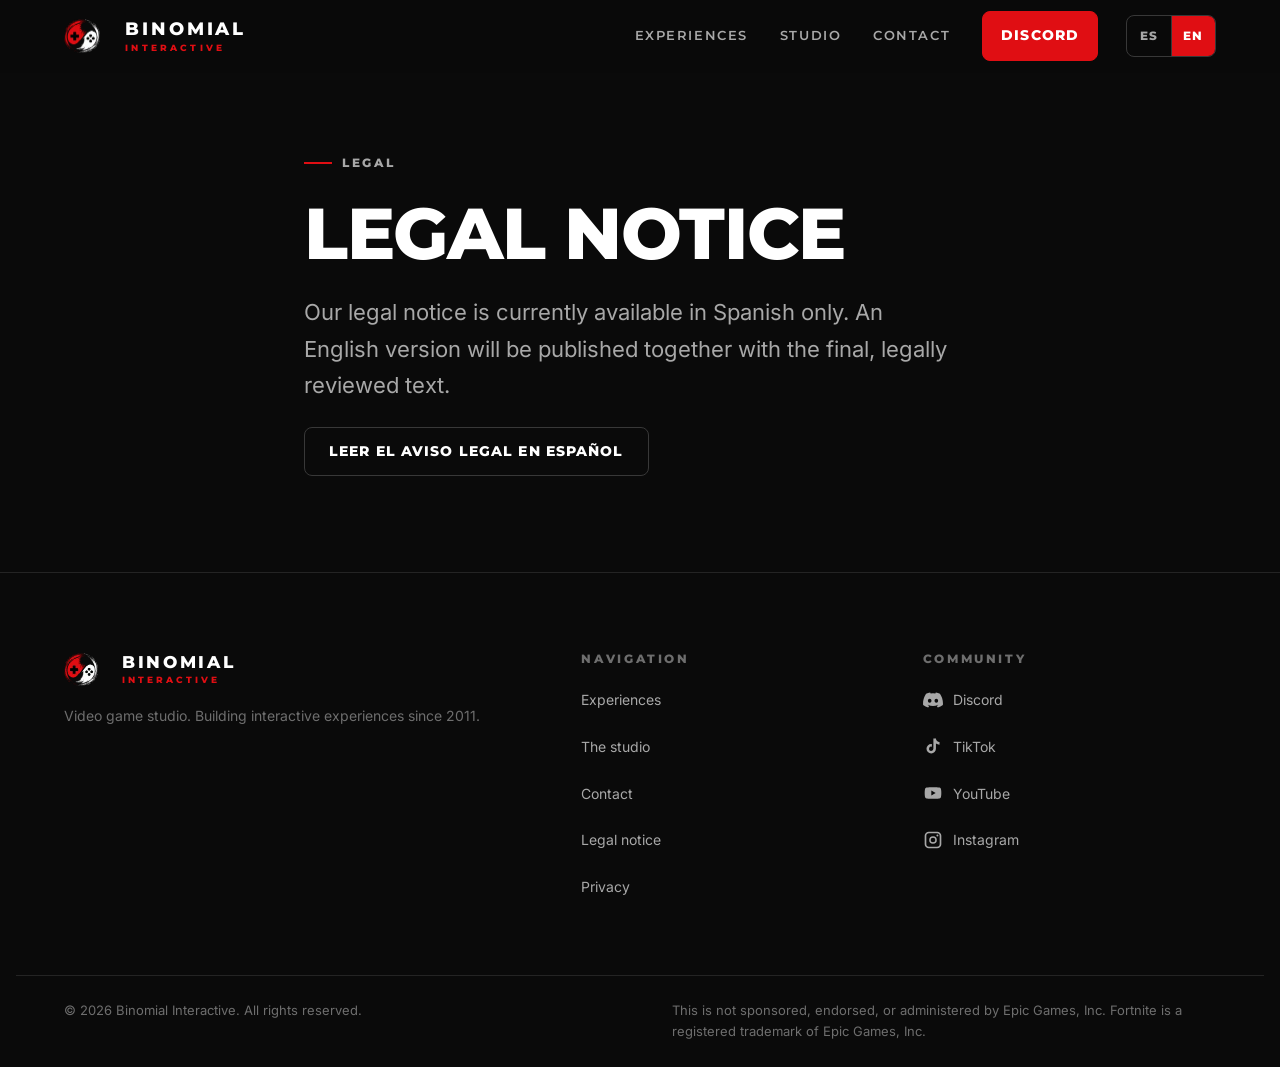
<file: en/legal-notice/index.html>
<!DOCTYPE html><html lang="en"> <head><meta charset="utf-8"><meta name="viewport" content="width=device-width, initial-scale=1"><link rel="icon" href="/favicon.ico" sizes="32x32"><link rel="icon" href="/icon-512.png" type="image/png" sizes="512x512"><link rel="apple-touch-icon" href="/apple-touch-icon.png"><link rel="manifest" href="/site.webmanifest"><link rel="sitemap" href="/sitemap-index.xml"><meta name="generator" content="Astro v5.18.2"><title>Legal notice | Binomial Interactive</title><meta name="description" content="Binomial Interactive legal notice."><link rel="canonical" href="https://binomialinteractive.com/en/legal-notice/"><meta name="robots" content="noindex, follow"><link rel="alternate" hreflang="es" href="https://binomialinteractive.com/aviso-legal"><link rel="alternate" hreflang="en" href="https://binomialinteractive.com/en/legal-notice"><link rel="alternate" hreflang="x-default" href="https://binomialinteractive.com/aviso-legal"><meta property="og:type" content="website"><meta property="og:site_name" content="Binomial Interactive"><meta property="og:locale" content="en_US"><meta property="og:title" content="Legal notice | Binomial Interactive"><meta property="og:description" content="Binomial Interactive legal notice."><meta property="og:url" content="https://binomialinteractive.com/en/legal-notice/"><meta property="og:image" content="https://binomialinteractive.com/og-default.jpg"><meta property="og:image:width" content="1200"><meta property="og:image:height" content="630"><meta property="og:image:alt" content="Binomial Interactive — We play. We create."><meta name="twitter:card" content="summary_large_image"><meta name="twitter:title" content="Legal notice | Binomial Interactive"><meta name="twitter:description" content="Binomial Interactive legal notice."><meta name="twitter:image" content="https://binomialinteractive.com/og-default.jpg"><meta name="theme-color" content="#0a0a0a"><link rel="stylesheet" href="/_astro/aviso-legal.C3lJEKFS.css">
<style>.legal[data-astro-cid-ytrbe6xo]{padding-top:clamp(3rem,8vw,5rem)}.legal__inner[data-astro-cid-ytrbe6xo]{display:flex;flex-direction:column;gap:1.5rem;max-width:48rem}.legal__title[data-astro-cid-ytrbe6xo]{font-size:var(--fs-h1);text-transform:uppercase}
:where([data-astro-image]){object-fit:var(--fit);object-position:var(--pos);height:auto}:where([data-astro-image=full-width]){width:100%}:where([data-astro-image=constrained]){max-width:100%}
</style></head> <body> <header class="header" data-header data-astro-cid-3ef6ksr2> <a class="skip" href="#main" data-astro-cid-3ef6ksr2>Skip to content</a> <div class="header__inner wrap" data-astro-cid-3ef6ksr2> <a href="/en/" class="header__brand" aria-label="Binomial Interactive — home" data-astro-cid-3ef6ksr2> <span class="logo" style="--logo-size:36px" data-astro-cid-tvrurpns> <img src="/_astro/isotipo-binomial.BStn-CfJ_Z2ci9l8.webp" srcset="/_astro/isotipo-binomial.BStn-CfJ_Z2ci9l8.webp 1x, /_astro/isotipo-binomial.BStn-CfJ_2q18jy.webp 2x" alt loading="eager" data-astro-cid-tvrurpns="true" decoding="async" fetchpriority="auto" width="72" height="72" class="logo__mark"> <span class="logo__text" data-astro-cid-tvrurpns> <span class="logo__name" data-astro-cid-tvrurpns>Binomial</span> <span class="logo__sub" data-astro-cid-tvrurpns>Interactive</span> </span> </span>  </a> <div class="header__actions" data-astro-cid-3ef6ksr2> <nav class="header__nav" aria-label="Main" data-astro-cid-3ef6ksr2> <a href="/en/experiences" class="header__link" data-astro-cid-3ef6ksr2> Experiences </a><a href="/en/studio" class="header__link" data-astro-cid-3ef6ksr2> Studio </a><a href="/en/studio#contact" class="header__link" data-astro-cid-3ef6ksr2> Contact </a> <a class="btn btn--primary header__cta" href="https://discord.gg/s6faMpGbCy" target="_blank" rel="noopener" data-astro-cid-3ef6ksr2>
Discord
</a> </nav> <nav class="lang" aria-label="Language" data-astro-cid-r2b4e7hz> <a class="lang__link" href="/aviso-legal" hreflang="es" lang="es" title="Español" data-astro-cid-r2b4e7hz> <span aria-hidden="true" data-astro-cid-r2b4e7hz>ES</span> <span class="visually-hidden" data-astro-cid-r2b4e7hz>Español</span> </a><a class="lang__link" href="/en/legal-notice" hreflang="en" lang="en" aria-current="true" title="English" data-astro-cid-r2b4e7hz> <span aria-hidden="true" data-astro-cid-r2b4e7hz>EN</span> <span class="visually-hidden" data-astro-cid-r2b4e7hz>English</span> </a> </nav>  <button class="header__burger" type="button" data-menu-toggle aria-expanded="false" aria-controls="menu-movil" data-astro-cid-3ef6ksr2> <span class="visually-hidden" data-astro-cid-3ef6ksr2>Open menu</span> <span class="header__burger-bars" aria-hidden="true" data-astro-cid-3ef6ksr2></span> </button> </div> </div> <div class="menu" id="menu-movil" data-menu hidden data-astro-cid-3ef6ksr2> <nav class="menu__nav" aria-label="Main (mobile)" data-astro-cid-3ef6ksr2> <a href="/en/experiences" class="menu__link" data-astro-cid-3ef6ksr2>Experiences</a><a href="/en/studio" class="menu__link" data-astro-cid-3ef6ksr2>Studio</a><a href="/en/studio#contact" class="menu__link" data-astro-cid-3ef6ksr2>Contact</a> <a class="btn btn--primary menu__cta" href="https://discord.gg/s6faMpGbCy" target="_blank" rel="noopener" data-astro-cid-3ef6ksr2> Join the Discord </a> </nav> </div> </header>  <script type="module">const r=document.querySelector("[data-header]"),e=document.querySelector("[data-menu-toggle]"),t=document.querySelector("[data-menu]"),a=()=>{r&&r.toggleAttribute("data-scrolled",window.scrollY>8)};a();window.addEventListener("scroll",a,{passive:!0});const n=()=>{!e||!t||(e.setAttribute("aria-expanded","false"),t.hidden=!0,document.body.classList.remove("is-locked"))};e?.addEventListener("click",()=>{if(!t)return;e.getAttribute("aria-expanded")==="true"?n():(e.setAttribute("aria-expanded","true"),t.hidden=!1,document.body.classList.add("is-locked"))});t?.querySelectorAll("a").forEach(d=>d.addEventListener("click",n));document.addEventListener("keydown",d=>d.key==="Escape"&&n());matchMedia("(min-width: 62rem)").addEventListener("change",n);</script> <main id="main">  <section class="legal section" data-astro-cid-ytrbe6xo> <div class="wrap legal__inner" data-astro-cid-ytrbe6xo> <p class="eyebrow" data-astro-cid-ytrbe6xo>Legal</p> <h1 class="legal__title" data-astro-cid-ytrbe6xo>Legal notice</h1> <p class="lead" data-astro-cid-ytrbe6xo>
Our legal notice is currently available in Spanish only. An English version will be
        published together with the final, legally reviewed text.
</p> <p data-astro-cid-ytrbe6xo> <a class="btn" href="/aviso-legal" hreflang="es" lang="es" data-astro-cid-ytrbe6xo>Leer el aviso legal en español</a> </p> </div> </section>  </main> <footer class="footer" data-astro-cid-sz7xmlte> <div class="wrap footer__inner" data-astro-cid-sz7xmlte> <div class="footer__brand" data-astro-cid-sz7xmlte> <span class="logo" style="--logo-size:34px" data-astro-cid-tvrurpns> <img src="/_astro/isotipo-binomial.BStn-CfJ_ZvyXxh.webp" srcset="/_astro/isotipo-binomial.BStn-CfJ_ZvyXxh.webp 1x, /_astro/isotipo-binomial.BStn-CfJ_14VVgh.webp 2x" alt loading="eager" data-astro-cid-tvrurpns="true" decoding="async" fetchpriority="auto" width="68" height="68" class="logo__mark"> <span class="logo__text" data-astro-cid-tvrurpns> <span class="logo__name" data-astro-cid-tvrurpns>Binomial</span> <span class="logo__sub" data-astro-cid-tvrurpns>Interactive</span> </span> </span>  <p class="footer__note" data-astro-cid-sz7xmlte> Video game studio. Building interactive experiences since 2011. </p> </div> <nav class="footer__nav" aria-label="Footer" data-astro-cid-sz7xmlte> <h2 class="footer__title" data-astro-cid-sz7xmlte>Navigation</h2> <a href="/en/experiences" data-astro-cid-sz7xmlte>Experiences</a> <a href="/en/studio" data-astro-cid-sz7xmlte>The studio</a> <a href="/en/studio#contact" data-astro-cid-sz7xmlte>Contact</a> <a href="/en/legal-notice" data-astro-cid-sz7xmlte>Legal notice</a> <a href="/en/privacy" data-astro-cid-sz7xmlte>Privacy</a> </nav> <div class="footer__nav" data-astro-cid-sz7xmlte> <h2 class="footer__title" data-astro-cid-sz7xmlte>Community</h2> <a href="https://discord.gg/s6faMpGbCy" target="_blank" rel="noopener" class="footer__social" data-astro-cid-sz7xmlte> <svg viewBox="0 0 24 24" width="20" height="20" fill="currentColor" aria-hidden="true" focusable="false"><path d="M20.317 4.369A19.79 19.79 0 0 0 15.432 3a13.9 13.9 0 0 0-.617 1.269 18.29 18.29 0 0 0-5.63 0A13.2 13.2 0 0 0 8.56 3a19.74 19.74 0 0 0-4.885 1.372C.567 9.046-.272 13.6.147 18.09a19.9 19.9 0 0 0 6.056 3.058c.488-.665.922-1.372 1.296-2.114a12.9 12.9 0 0 1-2.04-.978c.171-.125.339-.256.5-.39a14.2 14.2 0 0 0 12.083 0c.163.14.331.27.5.39-.652.383-1.336.71-2.045.98.374.74.808 1.447 1.296 2.112a19.8 19.8 0 0 0 6.058-3.057c.5-5.2-.838-9.717-3.534-13.723ZM8.02 15.331c-1.183 0-2.157-1.085-2.157-2.42 0-1.332.955-2.42 2.157-2.42s2.176 1.088 2.157 2.42c0 1.335-.955 2.42-2.157 2.42Zm7.975 0c-1.183 0-2.157-1.085-2.157-2.42 0-1.332.955-2.42 2.157-2.42s2.176 1.088 2.157 2.42c0 1.335-.955 2.42-2.157 2.42Z"></path></svg> Discord </a><a href="https://www.tiktok.com/@binomialinteractive" target="_blank" rel="noopener" class="footer__social" data-astro-cid-sz7xmlte> <svg viewBox="0 0 24 24" width="20" height="20" fill="currentColor" aria-hidden="true" focusable="false"><path d="M16.6 5.82A4.28 4.28 0 0 1 15.54 3h-3.09v12.4a2.59 2.59 0 0 1-2.59 2.5 2.59 2.59 0 1 1 .77-5.06V9.7a5.67 5.67 0 0 0-.77-.05 5.67 5.67 0 1 0 5.67 5.67V9.01a7.35 7.35 0 0 0 4.29 1.37V7.29a4.29 4.29 0 0 1-3.22-1.47Z"></path></svg> TikTok </a><a href="https://www.youtube.com/@BinomialInteractive" target="_blank" rel="noopener" class="footer__social" data-astro-cid-sz7xmlte> <svg viewBox="0 0 24 24" width="20" height="20" fill="currentColor" aria-hidden="true" focusable="false"><path d="M21.58 7.19a2.51 2.51 0 0 0-1.77-1.78C18.25 5 12 5 12 5s-6.25 0-7.81.42A2.51 2.51 0 0 0 2.42 7.2 26.1 26.1 0 0 0 2 12a26.1 26.1 0 0 0 .42 4.81 2.51 2.51 0 0 0 1.77 1.77C5.75 19 12 19 12 19s6.25 0 7.81-.42a2.51 2.51 0 0 0 1.77-1.77A26.1 26.1 0 0 0 22 12a26.1 26.1 0 0 0-.42-4.81ZM10 15.02V8.98L15.2 12 10 15.02Z"></path></svg> YouTube </a><a href="https://www.instagram.com/binomial_interactive/" target="_blank" rel="noopener" class="footer__social" data-astro-cid-sz7xmlte> <svg viewBox="0 0 24 24" width="20" height="20" fill="currentColor" aria-hidden="true" focusable="false"><path d="M7 2h10a5 5 0 0 1 5 5v10a5 5 0 0 1-5 5H7a5 5 0 0 1-5-5V7a5 5 0 0 1 5-5ZM7.2 4A3.2 3.2 0 0 0 4 7.2v9.6A3.2 3.2 0 0 0 7.2 20h9.6a3.2 3.2 0 0 0 3.2-3.2V7.2A3.2 3.2 0 0 0 16.8 4ZM12 7.4a4.6 4.6 0 1 1 0 9.2 4.6 4.6 0 0 1 0-9.2Zm0 1.8a2.8 2.8 0 1 0 0 5.6 2.8 2.8 0 0 0 0-5.6Zm5.3-3.7a1.2 1.2 0 1 1 0 2.4 1.2 1.2 0 0 1 0-2.4Z" fill-rule="evenodd"></path></svg> Instagram </a> </div> </div> <div class="wrap footer__legal" data-astro-cid-sz7xmlte> <p data-astro-cid-sz7xmlte>&copy; 2026 Binomial Interactive. All rights reserved.</p> <p class="footer__disclaimer" data-astro-cid-sz7xmlte>This is not sponsored, endorsed, or administered by Epic Games, Inc. Fortnite is a registered trademark of Epic Games, Inc.</p> </div> </footer>  <script type="module">const r=document.querySelectorAll(".reveal");if(!("IntersectionObserver"in window))r.forEach(e=>e.classList.add("is-visible"));else{const e=new IntersectionObserver(s=>{s.forEach(i=>{i.isIntersecting&&(i.target.classList.add("is-visible"),e.unobserve(i.target))})},{rootMargin:"0px 0px -12% 0px",threshold:.06});r.forEach(s=>e.observe(s))}</script> </body> </html>
</file>
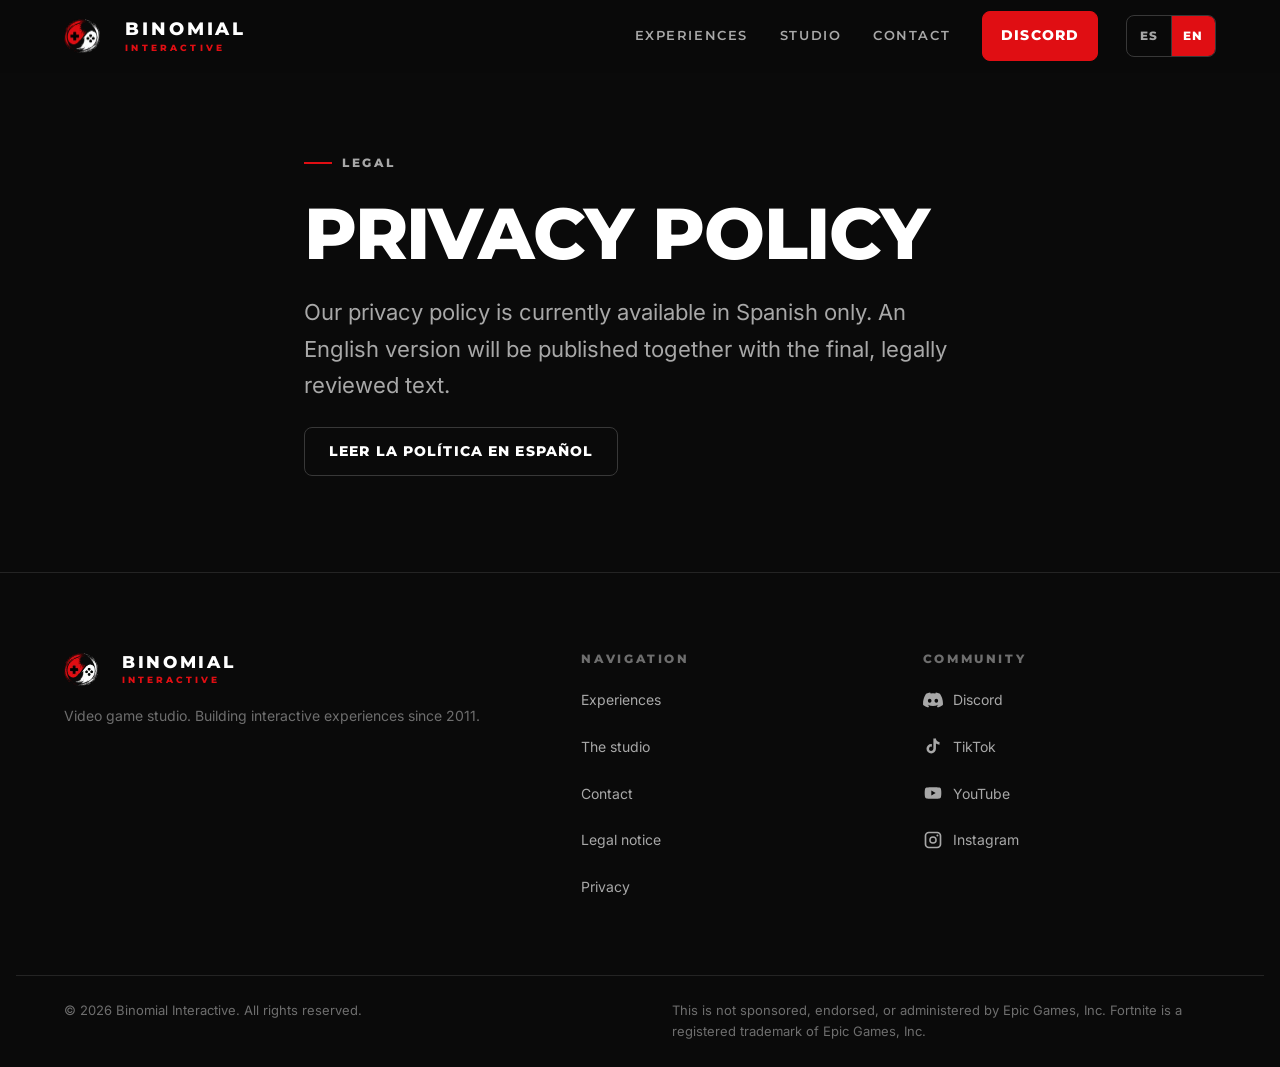
<file: en/privacy/index.html>
<!DOCTYPE html><html lang="en"> <head><meta charset="utf-8"><meta name="viewport" content="width=device-width, initial-scale=1"><link rel="icon" href="/favicon.ico" sizes="32x32"><link rel="icon" href="/icon-512.png" type="image/png" sizes="512x512"><link rel="apple-touch-icon" href="/apple-touch-icon.png"><link rel="manifest" href="/site.webmanifest"><link rel="sitemap" href="/sitemap-index.xml"><meta name="generator" content="Astro v5.18.2"><title>Privacy policy | Binomial Interactive</title><meta name="description" content="Binomial Interactive privacy policy."><link rel="canonical" href="https://binomialinteractive.com/en/privacy/"><meta name="robots" content="noindex, follow"><link rel="alternate" hreflang="es" href="https://binomialinteractive.com/privacidad"><link rel="alternate" hreflang="en" href="https://binomialinteractive.com/en/privacy"><link rel="alternate" hreflang="x-default" href="https://binomialinteractive.com/privacidad"><meta property="og:type" content="website"><meta property="og:site_name" content="Binomial Interactive"><meta property="og:locale" content="en_US"><meta property="og:title" content="Privacy policy | Binomial Interactive"><meta property="og:description" content="Binomial Interactive privacy policy."><meta property="og:url" content="https://binomialinteractive.com/en/privacy/"><meta property="og:image" content="https://binomialinteractive.com/og-default.jpg"><meta property="og:image:width" content="1200"><meta property="og:image:height" content="630"><meta property="og:image:alt" content="Binomial Interactive — We play. We create."><meta name="twitter:card" content="summary_large_image"><meta name="twitter:title" content="Privacy policy | Binomial Interactive"><meta name="twitter:description" content="Binomial Interactive privacy policy."><meta name="twitter:image" content="https://binomialinteractive.com/og-default.jpg"><meta name="theme-color" content="#0a0a0a"><link rel="stylesheet" href="/_astro/aviso-legal.C3lJEKFS.css">
<style>.legal[data-astro-cid-7fqp4e2l]{padding-top:clamp(3rem,8vw,5rem)}.legal__inner[data-astro-cid-7fqp4e2l]{display:flex;flex-direction:column;gap:1.5rem;max-width:48rem}.legal__title[data-astro-cid-7fqp4e2l]{font-size:var(--fs-h1);text-transform:uppercase}
:where([data-astro-image]){object-fit:var(--fit);object-position:var(--pos);height:auto}:where([data-astro-image=full-width]){width:100%}:where([data-astro-image=constrained]){max-width:100%}
</style></head> <body> <header class="header" data-header data-astro-cid-3ef6ksr2> <a class="skip" href="#main" data-astro-cid-3ef6ksr2>Skip to content</a> <div class="header__inner wrap" data-astro-cid-3ef6ksr2> <a href="/en/" class="header__brand" aria-label="Binomial Interactive — home" data-astro-cid-3ef6ksr2> <span class="logo" style="--logo-size:36px" data-astro-cid-tvrurpns> <img src="/_astro/isotipo-binomial.BStn-CfJ_Z2ci9l8.webp" srcset="/_astro/isotipo-binomial.BStn-CfJ_Z2ci9l8.webp 1x, /_astro/isotipo-binomial.BStn-CfJ_2q18jy.webp 2x" alt loading="eager" data-astro-cid-tvrurpns="true" decoding="async" fetchpriority="auto" width="72" height="72" class="logo__mark"> <span class="logo__text" data-astro-cid-tvrurpns> <span class="logo__name" data-astro-cid-tvrurpns>Binomial</span> <span class="logo__sub" data-astro-cid-tvrurpns>Interactive</span> </span> </span>  </a> <div class="header__actions" data-astro-cid-3ef6ksr2> <nav class="header__nav" aria-label="Main" data-astro-cid-3ef6ksr2> <a href="/en/experiences" class="header__link" data-astro-cid-3ef6ksr2> Experiences </a><a href="/en/studio" class="header__link" data-astro-cid-3ef6ksr2> Studio </a><a href="/en/studio#contact" class="header__link" data-astro-cid-3ef6ksr2> Contact </a> <a class="btn btn--primary header__cta" href="https://discord.gg/s6faMpGbCy" target="_blank" rel="noopener" data-astro-cid-3ef6ksr2>
Discord
</a> </nav> <nav class="lang" aria-label="Language" data-astro-cid-r2b4e7hz> <a class="lang__link" href="/privacidad" hreflang="es" lang="es" title="Español" data-astro-cid-r2b4e7hz> <span aria-hidden="true" data-astro-cid-r2b4e7hz>ES</span> <span class="visually-hidden" data-astro-cid-r2b4e7hz>Español</span> </a><a class="lang__link" href="/en/privacy" hreflang="en" lang="en" aria-current="true" title="English" data-astro-cid-r2b4e7hz> <span aria-hidden="true" data-astro-cid-r2b4e7hz>EN</span> <span class="visually-hidden" data-astro-cid-r2b4e7hz>English</span> </a> </nav>  <button class="header__burger" type="button" data-menu-toggle aria-expanded="false" aria-controls="menu-movil" data-astro-cid-3ef6ksr2> <span class="visually-hidden" data-astro-cid-3ef6ksr2>Open menu</span> <span class="header__burger-bars" aria-hidden="true" data-astro-cid-3ef6ksr2></span> </button> </div> </div> <div class="menu" id="menu-movil" data-menu hidden data-astro-cid-3ef6ksr2> <nav class="menu__nav" aria-label="Main (mobile)" data-astro-cid-3ef6ksr2> <a href="/en/experiences" class="menu__link" data-astro-cid-3ef6ksr2>Experiences</a><a href="/en/studio" class="menu__link" data-astro-cid-3ef6ksr2>Studio</a><a href="/en/studio#contact" class="menu__link" data-astro-cid-3ef6ksr2>Contact</a> <a class="btn btn--primary menu__cta" href="https://discord.gg/s6faMpGbCy" target="_blank" rel="noopener" data-astro-cid-3ef6ksr2> Join the Discord </a> </nav> </div> </header>  <script type="module">const r=document.querySelector("[data-header]"),e=document.querySelector("[data-menu-toggle]"),t=document.querySelector("[data-menu]"),a=()=>{r&&r.toggleAttribute("data-scrolled",window.scrollY>8)};a();window.addEventListener("scroll",a,{passive:!0});const n=()=>{!e||!t||(e.setAttribute("aria-expanded","false"),t.hidden=!0,document.body.classList.remove("is-locked"))};e?.addEventListener("click",()=>{if(!t)return;e.getAttribute("aria-expanded")==="true"?n():(e.setAttribute("aria-expanded","true"),t.hidden=!1,document.body.classList.add("is-locked"))});t?.querySelectorAll("a").forEach(d=>d.addEventListener("click",n));document.addEventListener("keydown",d=>d.key==="Escape"&&n());matchMedia("(min-width: 62rem)").addEventListener("change",n);</script> <main id="main">  <section class="legal section" data-astro-cid-7fqp4e2l> <div class="wrap legal__inner" data-astro-cid-7fqp4e2l> <p class="eyebrow" data-astro-cid-7fqp4e2l>Legal</p> <h1 class="legal__title" data-astro-cid-7fqp4e2l>Privacy policy</h1> <p class="lead" data-astro-cid-7fqp4e2l>
Our privacy policy is currently available in Spanish only. An English version will be
        published together with the final, legally reviewed text.
</p> <p data-astro-cid-7fqp4e2l> <a class="btn" href="/privacidad" hreflang="es" lang="es" data-astro-cid-7fqp4e2l>Leer la política en español</a> </p> </div> </section>  </main> <footer class="footer" data-astro-cid-sz7xmlte> <div class="wrap footer__inner" data-astro-cid-sz7xmlte> <div class="footer__brand" data-astro-cid-sz7xmlte> <span class="logo" style="--logo-size:34px" data-astro-cid-tvrurpns> <img src="/_astro/isotipo-binomial.BStn-CfJ_ZvyXxh.webp" srcset="/_astro/isotipo-binomial.BStn-CfJ_ZvyXxh.webp 1x, /_astro/isotipo-binomial.BStn-CfJ_14VVgh.webp 2x" alt loading="eager" data-astro-cid-tvrurpns="true" decoding="async" fetchpriority="auto" width="68" height="68" class="logo__mark"> <span class="logo__text" data-astro-cid-tvrurpns> <span class="logo__name" data-astro-cid-tvrurpns>Binomial</span> <span class="logo__sub" data-astro-cid-tvrurpns>Interactive</span> </span> </span>  <p class="footer__note" data-astro-cid-sz7xmlte> Video game studio. Building interactive experiences since 2011. </p> </div> <nav class="footer__nav" aria-label="Footer" data-astro-cid-sz7xmlte> <h2 class="footer__title" data-astro-cid-sz7xmlte>Navigation</h2> <a href="/en/experiences" data-astro-cid-sz7xmlte>Experiences</a> <a href="/en/studio" data-astro-cid-sz7xmlte>The studio</a> <a href="/en/studio#contact" data-astro-cid-sz7xmlte>Contact</a> <a href="/en/legal-notice" data-astro-cid-sz7xmlte>Legal notice</a> <a href="/en/privacy" data-astro-cid-sz7xmlte>Privacy</a> </nav> <div class="footer__nav" data-astro-cid-sz7xmlte> <h2 class="footer__title" data-astro-cid-sz7xmlte>Community</h2> <a href="https://discord.gg/s6faMpGbCy" target="_blank" rel="noopener" class="footer__social" data-astro-cid-sz7xmlte> <svg viewBox="0 0 24 24" width="20" height="20" fill="currentColor" aria-hidden="true" focusable="false"><path d="M20.317 4.369A19.79 19.79 0 0 0 15.432 3a13.9 13.9 0 0 0-.617 1.269 18.29 18.29 0 0 0-5.63 0A13.2 13.2 0 0 0 8.56 3a19.74 19.74 0 0 0-4.885 1.372C.567 9.046-.272 13.6.147 18.09a19.9 19.9 0 0 0 6.056 3.058c.488-.665.922-1.372 1.296-2.114a12.9 12.9 0 0 1-2.04-.978c.171-.125.339-.256.5-.39a14.2 14.2 0 0 0 12.083 0c.163.14.331.27.5.39-.652.383-1.336.71-2.045.98.374.74.808 1.447 1.296 2.112a19.8 19.8 0 0 0 6.058-3.057c.5-5.2-.838-9.717-3.534-13.723ZM8.02 15.331c-1.183 0-2.157-1.085-2.157-2.42 0-1.332.955-2.42 2.157-2.42s2.176 1.088 2.157 2.42c0 1.335-.955 2.42-2.157 2.42Zm7.975 0c-1.183 0-2.157-1.085-2.157-2.42 0-1.332.955-2.42 2.157-2.42s2.176 1.088 2.157 2.42c0 1.335-.955 2.42-2.157 2.42Z"></path></svg> Discord </a><a href="https://www.tiktok.com/@binomialinteractive" target="_blank" rel="noopener" class="footer__social" data-astro-cid-sz7xmlte> <svg viewBox="0 0 24 24" width="20" height="20" fill="currentColor" aria-hidden="true" focusable="false"><path d="M16.6 5.82A4.28 4.28 0 0 1 15.54 3h-3.09v12.4a2.59 2.59 0 0 1-2.59 2.5 2.59 2.59 0 1 1 .77-5.06V9.7a5.67 5.67 0 0 0-.77-.05 5.67 5.67 0 1 0 5.67 5.67V9.01a7.35 7.35 0 0 0 4.29 1.37V7.29a4.29 4.29 0 0 1-3.22-1.47Z"></path></svg> TikTok </a><a href="https://www.youtube.com/@BinomialInteractive" target="_blank" rel="noopener" class="footer__social" data-astro-cid-sz7xmlte> <svg viewBox="0 0 24 24" width="20" height="20" fill="currentColor" aria-hidden="true" focusable="false"><path d="M21.58 7.19a2.51 2.51 0 0 0-1.77-1.78C18.25 5 12 5 12 5s-6.25 0-7.81.42A2.51 2.51 0 0 0 2.42 7.2 26.1 26.1 0 0 0 2 12a26.1 26.1 0 0 0 .42 4.81 2.51 2.51 0 0 0 1.77 1.77C5.75 19 12 19 12 19s6.25 0 7.81-.42a2.51 2.51 0 0 0 1.77-1.77A26.1 26.1 0 0 0 22 12a26.1 26.1 0 0 0-.42-4.81ZM10 15.02V8.98L15.2 12 10 15.02Z"></path></svg> YouTube </a><a href="https://www.instagram.com/binomial_interactive/" target="_blank" rel="noopener" class="footer__social" data-astro-cid-sz7xmlte> <svg viewBox="0 0 24 24" width="20" height="20" fill="currentColor" aria-hidden="true" focusable="false"><path d="M7 2h10a5 5 0 0 1 5 5v10a5 5 0 0 1-5 5H7a5 5 0 0 1-5-5V7a5 5 0 0 1 5-5ZM7.2 4A3.2 3.2 0 0 0 4 7.2v9.6A3.2 3.2 0 0 0 7.2 20h9.6a3.2 3.2 0 0 0 3.2-3.2V7.2A3.2 3.2 0 0 0 16.8 4ZM12 7.4a4.6 4.6 0 1 1 0 9.2 4.6 4.6 0 0 1 0-9.2Zm0 1.8a2.8 2.8 0 1 0 0 5.6 2.8 2.8 0 0 0 0-5.6Zm5.3-3.7a1.2 1.2 0 1 1 0 2.4 1.2 1.2 0 0 1 0-2.4Z" fill-rule="evenodd"></path></svg> Instagram </a> </div> </div> <div class="wrap footer__legal" data-astro-cid-sz7xmlte> <p data-astro-cid-sz7xmlte>&copy; 2026 Binomial Interactive. All rights reserved.</p> <p class="footer__disclaimer" data-astro-cid-sz7xmlte>This is not sponsored, endorsed, or administered by Epic Games, Inc. Fortnite is a registered trademark of Epic Games, Inc.</p> </div> </footer>  <script type="module">const r=document.querySelectorAll(".reveal");if(!("IntersectionObserver"in window))r.forEach(e=>e.classList.add("is-visible"));else{const e=new IntersectionObserver(s=>{s.forEach(i=>{i.isIntersecting&&(i.target.classList.add("is-visible"),e.unobserve(i.target))})},{rootMargin:"0px 0px -12% 0px",threshold:.06});r.forEach(s=>e.observe(s))}</script> </body> </html>
</file>
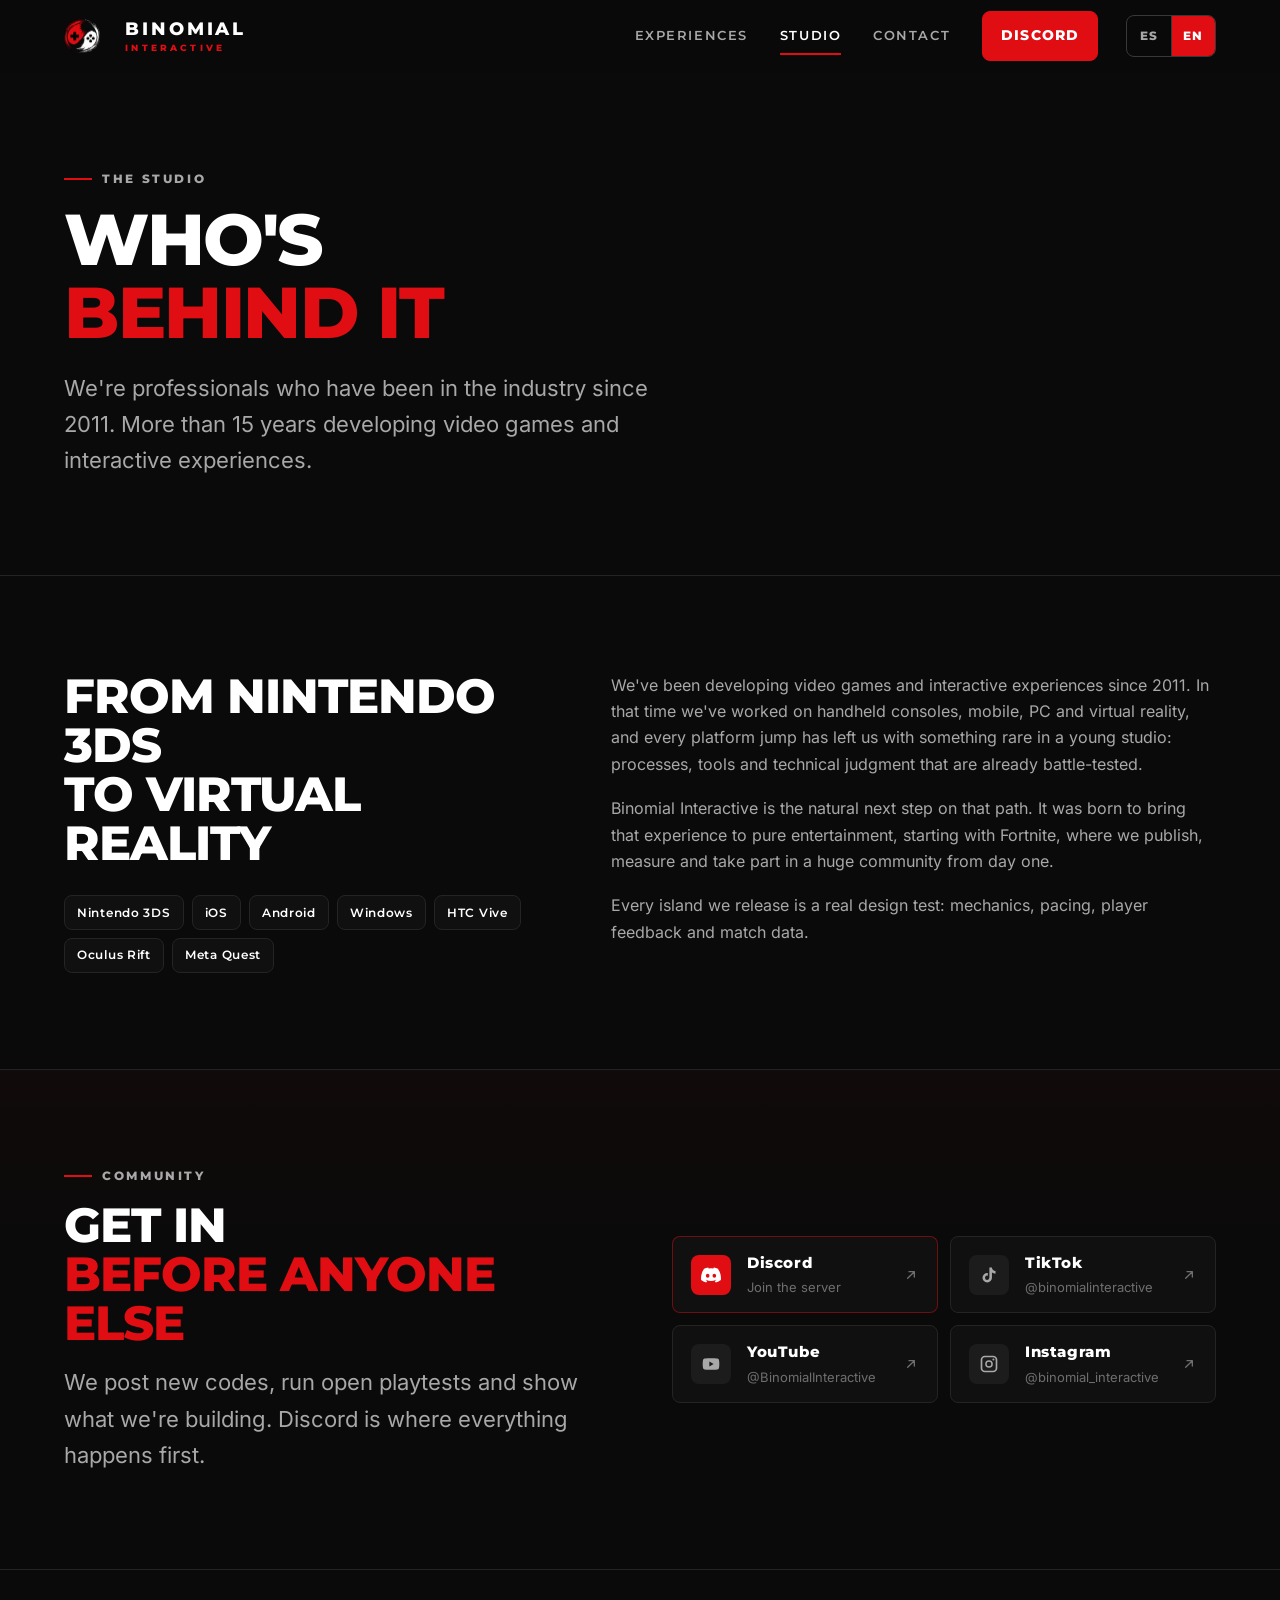
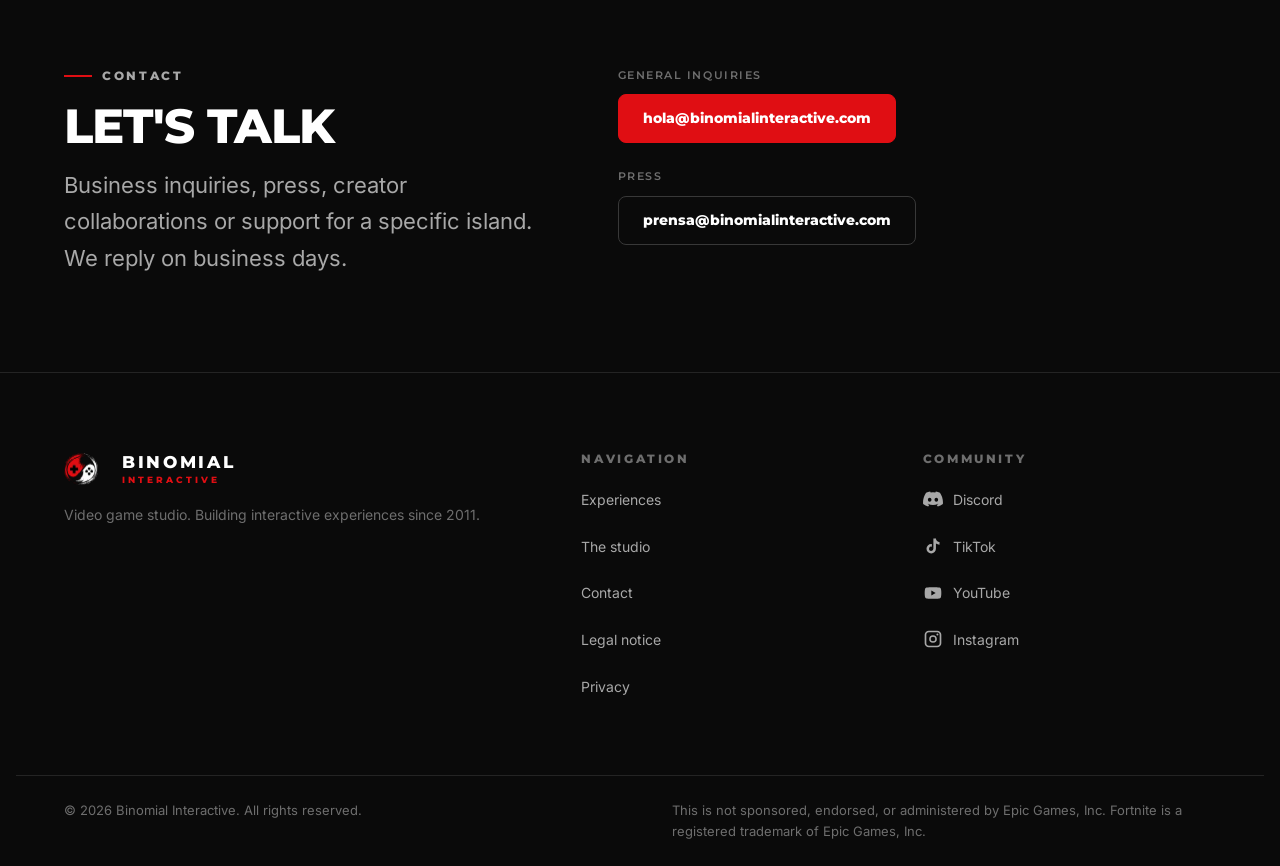
<file: en/studio/index.html>
<!DOCTYPE html><html lang="en"> <head><meta charset="utf-8"><meta name="viewport" content="width=device-width, initial-scale=1"><link rel="icon" href="/favicon.ico" sizes="32x32"><link rel="icon" href="/icon-512.png" type="image/png" sizes="512x512"><link rel="apple-touch-icon" href="/apple-touch-icon.png"><link rel="manifest" href="/site.webmanifest"><link rel="sitemap" href="/sitemap-index.xml"><meta name="generator" content="Astro v5.18.2"><title>The studio | Binomial Interactive</title><meta name="description" content="Binomial Interactive is a video game studio made up of professionals working in the industry since 2011. Meet the team and get in touch for business, press or support inquiries."><link rel="canonical" href="https://binomialinteractive.com/en/studio/"><link rel="alternate" hreflang="es" href="https://binomialinteractive.com/estudio"><link rel="alternate" hreflang="en" href="https://binomialinteractive.com/en/studio"><link rel="alternate" hreflang="x-default" href="https://binomialinteractive.com/estudio"><meta property="og:type" content="website"><meta property="og:site_name" content="Binomial Interactive"><meta property="og:locale" content="en_US"><meta property="og:title" content="The studio | Binomial Interactive"><meta property="og:description" content="Binomial Interactive is a video game studio made up of professionals working in the industry since 2011. Meet the team and get in touch for business, press or support inquiries."><meta property="og:url" content="https://binomialinteractive.com/en/studio/"><meta property="og:image" content="https://binomialinteractive.com/og-default.jpg"><meta property="og:image:width" content="1200"><meta property="og:image:height" content="630"><meta property="og:image:alt" content="Binomial Interactive — We play. We create."><meta name="twitter:card" content="summary_large_image"><meta name="twitter:title" content="The studio | Binomial Interactive"><meta name="twitter:description" content="Binomial Interactive is a video game studio made up of professionals working in the industry since 2011. Meet the team and get in touch for business, press or support inquiries."><meta name="twitter:image" content="https://binomialinteractive.com/og-default.jpg"><meta name="theme-color" content="#0a0a0a"><link rel="stylesheet" href="/_astro/aviso-legal.C3lJEKFS.css">
<style>.notice[data-astro-cid-3bkqq7wx]{background:#d8a02a17;border-bottom:1px solid rgba(216,160,42,.28);color:#f0c36a;font-size:.8125rem}.notice__inner[data-astro-cid-3bkqq7wx]{padding-block:.625rem;text-align:center;line-height:1.5}.notice[data-astro-cid-3bkqq7wx] strong[data-astro-cid-3bkqq7wx]{color:#ffd98a}code[data-astro-cid-3bkqq7wx]{font-size:.9em;padding:.05em .3em;border-radius:3px;background:#ffffff12}.com[data-astro-cid-zer2owmz]{border-top:1px solid var(--c-border);background:linear-gradient(180deg,rgba(224,14,19,.03),transparent 40%)}.com__inner[data-astro-cid-zer2owmz]{display:grid;gap:clamp(2rem,5vw,4rem);align-items:center}.com__text[data-astro-cid-zer2owmz]{display:flex;flex-direction:column;gap:1rem}.com__title[data-astro-cid-zer2owmz]{font-size:var(--fs-h2);text-transform:uppercase}.com__list[data-astro-cid-zer2owmz]{list-style:none;margin:0;padding:0;display:grid;gap:.75rem}.com__link[data-astro-cid-zer2owmz]{display:flex;align-items:center;gap:1rem;min-height:68px;padding:.875rem 1.125rem;border:1px solid var(--c-border);border-radius:var(--radius-lg);background:var(--c-bg-raised);transition:border-color .2s var(--ease),background .2s var(--ease),transform .2s var(--ease)}.com__link[data-astro-cid-zer2owmz]:hover{border-color:var(--c-accent);background:var(--c-bg-overlay);transform:translate(3px)}.com__icon[data-astro-cid-zer2owmz]{display:grid;place-items:center;width:40px;height:40px;flex:none;border-radius:var(--radius);background:#ffffff0d;color:var(--c-text-muted);transition:background .2s var(--ease),color .2s var(--ease)}.com__link[data-astro-cid-zer2owmz]:hover .com__icon[data-astro-cid-zer2owmz]{background:var(--c-accent);color:#fff}.com__meta[data-astro-cid-zer2owmz]{display:flex;flex-direction:column;gap:.1rem;min-width:0}.com__meta[data-astro-cid-zer2owmz] b[data-astro-cid-zer2owmz]{font-family:var(--font-display);font-size:.9375rem;font-weight:700;letter-spacing:.04em}.com__meta[data-astro-cid-zer2owmz] span[data-astro-cid-zer2owmz]{font-size:.8125rem;color:var(--c-text-dim);overflow:hidden;text-overflow:ellipsis;white-space:nowrap}.com__arrow[data-astro-cid-zer2owmz]{margin-left:auto;flex:none;color:var(--c-text-dim);transition:color .2s var(--ease)}.com__link[data-astro-cid-zer2owmz]:hover .com__arrow[data-astro-cid-zer2owmz]{color:var(--c-accent-hot)}.com__item--primary[data-astro-cid-zer2owmz] .com__link[data-astro-cid-zer2owmz]{border-color:#e00e1373}.com__item--primary[data-astro-cid-zer2owmz] .com__icon[data-astro-cid-zer2owmz]{background:var(--c-accent);color:#fff}@media(min-width:56rem){.com__inner[data-astro-cid-zer2owmz]{grid-template-columns:1fr 1fr}}@media(min-width:78rem){.com__list[data-astro-cid-zer2owmz]{grid-template-columns:repeat(2,minmax(0,1fr))}.com__list[data-astro-cid-zer2owmz]:has(>li:last-child:nth-child(odd)) .com__item--primary[data-astro-cid-zer2owmz]{grid-column:1 / -1}}
.mail[data-astro-cid-3vbzzxxt]{list-style:none;margin:0;padding:0;display:grid;gap:1.5rem}.mail[data-astro-cid-3vbzzxxt] li[data-astro-cid-3vbzzxxt]{display:flex;flex-direction:column;align-items:flex-start;gap:.625rem}.mail__label[data-astro-cid-3vbzzxxt]{font-family:var(--font-display);font-size:.6875rem;font-weight:600;letter-spacing:.14em;text-transform:uppercase;color:var(--c-text-dim)}.mail__btn[data-astro-cid-3vbzzxxt]{max-width:100%;overflow-wrap:anywhere;text-transform:none;letter-spacing:0}.head[data-astro-cid-3vbzzxxt]{padding-top:clamp(3rem,8vw,5.5rem);padding-bottom:clamp(1rem,3vw,2rem)}.head__title[data-astro-cid-3vbzzxxt]{font-size:var(--fs-h1);text-transform:uppercase;margin:.875rem 0 1.25rem}.head__lead[data-astro-cid-3vbzzxxt]{max-width:38rem}.story[data-astro-cid-3vbzzxxt]{border-top:1px solid var(--c-border);margin-top:clamp(2rem,6vw,4rem)}.story__grid[data-astro-cid-3vbzzxxt]{display:grid;gap:clamp(1.5rem,4vw,3.5rem)}.story__title[data-astro-cid-3vbzzxxt]{font-size:var(--fs-h2);text-transform:uppercase}.story__intro[data-astro-cid-3vbzzxxt]{display:flex;flex-direction:column;align-items:flex-start;gap:clamp(1.25rem,3vw,1.75rem)}.story__text[data-astro-cid-3vbzzxxt]{display:flex;flex-direction:column;gap:1.125rem;color:var(--c-text-muted);max-width:40rem}.platforms[data-astro-cid-3vbzzxxt]{list-style:none;display:flex;flex-wrap:wrap;gap:.5rem;margin:0;padding:0}.platforms[data-astro-cid-3vbzzxxt] li[data-astro-cid-3vbzzxxt]{padding:.4rem .75rem;border:1px solid var(--c-border);border-radius:var(--radius);background:var(--c-bg-raised);font-family:var(--font-display);font-size:.75rem;font-weight:600;letter-spacing:.06em;color:var(--c-text)}.contact[data-astro-cid-3vbzzxxt]{border-top:1px solid var(--c-border)}.contact__grid[data-astro-cid-3vbzzxxt]{display:grid;gap:clamp(2rem,5vw,4rem);align-items:start}.contact__intro[data-astro-cid-3vbzzxxt]{display:flex;flex-direction:column;gap:1rem}.contact__title[data-astro-cid-3vbzzxxt]{font-size:var(--fs-h2);text-transform:uppercase}@media(min-width:56rem){.story__grid[data-astro-cid-3vbzzxxt],.contact__grid[data-astro-cid-3vbzzxxt]{grid-template-columns:.9fr 1.1fr}}
:where([data-astro-image]){object-fit:var(--fit);object-position:var(--pos);height:auto}:where([data-astro-image=full-width]){width:100%}:where([data-astro-image=constrained]){max-width:100%}
</style></head> <body> <header class="header" data-header data-astro-cid-3ef6ksr2> <a class="skip" href="#main" data-astro-cid-3ef6ksr2>Skip to content</a> <div class="header__inner wrap" data-astro-cid-3ef6ksr2> <a href="/en/" class="header__brand" aria-label="Binomial Interactive — home" data-astro-cid-3ef6ksr2> <span class="logo" style="--logo-size:36px" data-astro-cid-tvrurpns> <img src="/_astro/isotipo-binomial.BStn-CfJ_Z2ci9l8.webp" srcset="/_astro/isotipo-binomial.BStn-CfJ_Z2ci9l8.webp 1x, /_astro/isotipo-binomial.BStn-CfJ_2q18jy.webp 2x" alt loading="eager" data-astro-cid-tvrurpns="true" decoding="async" fetchpriority="auto" width="72" height="72" class="logo__mark"> <span class="logo__text" data-astro-cid-tvrurpns> <span class="logo__name" data-astro-cid-tvrurpns>Binomial</span> <span class="logo__sub" data-astro-cid-tvrurpns>Interactive</span> </span> </span>  </a> <div class="header__actions" data-astro-cid-3ef6ksr2> <nav class="header__nav" aria-label="Main" data-astro-cid-3ef6ksr2> <a href="/en/experiences" class="header__link" data-astro-cid-3ef6ksr2> Experiences </a><a href="/en/studio" class="header__link" aria-current="page" data-astro-cid-3ef6ksr2> Studio </a><a href="/en/studio#contact" class="header__link" data-astro-cid-3ef6ksr2> Contact </a> <a class="btn btn--primary header__cta" href="https://discord.gg/s6faMpGbCy" target="_blank" rel="noopener" data-astro-cid-3ef6ksr2>
Discord
</a> </nav> <nav class="lang" aria-label="Language" data-astro-cid-r2b4e7hz> <a class="lang__link" href="/estudio" hreflang="es" lang="es" title="Español" data-astro-cid-r2b4e7hz> <span aria-hidden="true" data-astro-cid-r2b4e7hz>ES</span> <span class="visually-hidden" data-astro-cid-r2b4e7hz>Español</span> </a><a class="lang__link" href="/en/studio" hreflang="en" lang="en" aria-current="true" title="English" data-astro-cid-r2b4e7hz> <span aria-hidden="true" data-astro-cid-r2b4e7hz>EN</span> <span class="visually-hidden" data-astro-cid-r2b4e7hz>English</span> </a> </nav>  <button class="header__burger" type="button" data-menu-toggle aria-expanded="false" aria-controls="menu-movil" data-astro-cid-3ef6ksr2> <span class="visually-hidden" data-astro-cid-3ef6ksr2>Open menu</span> <span class="header__burger-bars" aria-hidden="true" data-astro-cid-3ef6ksr2></span> </button> </div> </div> <div class="menu" id="menu-movil" data-menu hidden data-astro-cid-3ef6ksr2> <nav class="menu__nav" aria-label="Main (mobile)" data-astro-cid-3ef6ksr2> <a href="/en/experiences" class="menu__link" data-astro-cid-3ef6ksr2>Experiences</a><a href="/en/studio" class="menu__link" data-astro-cid-3ef6ksr2>Studio</a><a href="/en/studio#contact" class="menu__link" data-astro-cid-3ef6ksr2>Contact</a> <a class="btn btn--primary menu__cta" href="https://discord.gg/s6faMpGbCy" target="_blank" rel="noopener" data-astro-cid-3ef6ksr2> Join the Discord </a> </nav> </div> </header>  <script type="module">const r=document.querySelector("[data-header]"),e=document.querySelector("[data-menu-toggle]"),t=document.querySelector("[data-menu]"),a=()=>{r&&r.toggleAttribute("data-scrolled",window.scrollY>8)};a();window.addEventListener("scroll",a,{passive:!0});const n=()=>{!e||!t||(e.setAttribute("aria-expanded","false"),t.hidden=!0,document.body.classList.remove("is-locked"))};e?.addEventListener("click",()=>{if(!t)return;e.getAttribute("aria-expanded")==="true"?n():(e.setAttribute("aria-expanded","true"),t.hidden=!1,document.body.classList.add("is-locked"))});t?.querySelectorAll("a").forEach(d=>d.addEventListener("click",n));document.addEventListener("keydown",d=>d.key==="Escape"&&n());matchMedia("(min-width: 62rem)").addEventListener("change",n);</script> <main id="main">   <section class="head" data-astro-cid-3vbzzxxt> <div class="wrap" data-astro-cid-3vbzzxxt> <p class="eyebrow" data-astro-cid-3vbzzxxt>The studio</p> <h1 class="head__title" data-astro-cid-3vbzzxxt>Who&#39;s<br data-astro-cid-3vbzzxxt><span class="accent" data-astro-cid-3vbzzxxt>behind it</span></h1> <p class="lead head__lead" data-astro-cid-3vbzzxxt>We&#39;re professionals who have been in the industry since 2011. More than 15 years developing video games and interactive experiences.</p> </div> </section> <section class="section story" data-astro-cid-3vbzzxxt> <div class="wrap story__grid" data-astro-cid-3vbzzxxt> <div class="story__col story__intro reveal" data-astro-cid-3vbzzxxt> <h2 class="story__title" data-astro-cid-3vbzzxxt>From Nintendo 3DS<br data-astro-cid-3vbzzxxt>to virtual reality</h2> <ul class="platforms" aria-label="Platforms we have developed for" data-astro-cid-3vbzzxxt> <li data-astro-cid-3vbzzxxt>Nintendo 3DS</li><li data-astro-cid-3vbzzxxt>iOS</li><li data-astro-cid-3vbzzxxt>Android</li><li data-astro-cid-3vbzzxxt>Windows</li><li data-astro-cid-3vbzzxxt>HTC Vive</li><li data-astro-cid-3vbzzxxt>Oculus Rift</li><li data-astro-cid-3vbzzxxt>Meta Quest</li> </ul> </div> <div class="story__col story__text reveal" data-astro-cid-3vbzzxxt> <p data-astro-cid-3vbzzxxt>We&#39;ve been developing video games and interactive experiences since 2011. In that time we&#39;ve worked on handheld consoles, mobile, PC and virtual reality, and every platform jump has left us with something rare in a young studio: processes, tools and technical judgment that are already battle-tested.</p><p data-astro-cid-3vbzzxxt>Binomial Interactive is the natural next step on that path. It was born to bring that experience to pure entertainment, starting with Fortnite, where we publish, measure and take part in a huge community from day one.</p><p data-astro-cid-3vbzzxxt>Every island we release is a real design test: mechanics, pacing, player feedback and match data.</p> </div> </div> </section> <section class="com section" id="comunidad" data-astro-cid-zer2owmz> <div class="wrap com__inner" data-astro-cid-zer2owmz> <div class="com__text reveal" data-astro-cid-zer2owmz> <p class="eyebrow" data-astro-cid-zer2owmz>Community</p> <h2 class="com__title" data-astro-cid-zer2owmz>Get in<br data-astro-cid-zer2owmz><span class="accent" data-astro-cid-zer2owmz>before anyone else</span></h2> <p class="lead" data-astro-cid-zer2owmz>We post new codes, run open playtests and show what we&#39;re building. Discord is where everything happens first.</p> </div> <ul class="com__list reveal" data-astro-cid-zer2owmz> <li class="com__item--primary" data-astro-cid-zer2owmz> <a class="com__link" href="https://discord.gg/s6faMpGbCy" target="_blank" rel="noopener" data-astro-cid-zer2owmz> <span class="com__icon" data-astro-cid-zer2owmz><svg viewBox="0 0 24 24" width="20" height="20" fill="currentColor" aria-hidden="true" focusable="false"><path d="M20.317 4.369A19.79 19.79 0 0 0 15.432 3a13.9 13.9 0 0 0-.617 1.269 18.29 18.29 0 0 0-5.63 0A13.2 13.2 0 0 0 8.56 3a19.74 19.74 0 0 0-4.885 1.372C.567 9.046-.272 13.6.147 18.09a19.9 19.9 0 0 0 6.056 3.058c.488-.665.922-1.372 1.296-2.114a12.9 12.9 0 0 1-2.04-.978c.171-.125.339-.256.5-.39a14.2 14.2 0 0 0 12.083 0c.163.14.331.27.5.39-.652.383-1.336.71-2.045.98.374.74.808 1.447 1.296 2.112a19.8 19.8 0 0 0 6.058-3.057c.5-5.2-.838-9.717-3.534-13.723ZM8.02 15.331c-1.183 0-2.157-1.085-2.157-2.42 0-1.332.955-2.42 2.157-2.42s2.176 1.088 2.157 2.42c0 1.335-.955 2.42-2.157 2.42Zm7.975 0c-1.183 0-2.157-1.085-2.157-2.42 0-1.332.955-2.42 2.157-2.42s2.176 1.088 2.157 2.42c0 1.335-.955 2.42-2.157 2.42Z"></path></svg></span> <span class="com__meta" data-astro-cid-zer2owmz> <b data-astro-cid-zer2owmz>Discord</b> <span data-astro-cid-zer2owmz>Join the server</span> </span> <svg class="com__arrow" viewBox="0 0 24 24" width="16" height="16" fill="none" stroke="currentColor" stroke-width="2" stroke-linecap="round" stroke-linejoin="round" aria-hidden="true" data-astro-cid-zer2owmz> <path d="M7 17 17 7M9 7h8v8" data-astro-cid-zer2owmz></path> </svg> </a> </li><li data-astro-cid-zer2owmz> <a class="com__link" href="https://www.tiktok.com/@binomialinteractive" target="_blank" rel="noopener" data-astro-cid-zer2owmz> <span class="com__icon" data-astro-cid-zer2owmz><svg viewBox="0 0 24 24" width="20" height="20" fill="currentColor" aria-hidden="true" focusable="false"><path d="M16.6 5.82A4.28 4.28 0 0 1 15.54 3h-3.09v12.4a2.59 2.59 0 0 1-2.59 2.5 2.59 2.59 0 1 1 .77-5.06V9.7a5.67 5.67 0 0 0-.77-.05 5.67 5.67 0 1 0 5.67 5.67V9.01a7.35 7.35 0 0 0 4.29 1.37V7.29a4.29 4.29 0 0 1-3.22-1.47Z"></path></svg></span> <span class="com__meta" data-astro-cid-zer2owmz> <b data-astro-cid-zer2owmz>TikTok</b> <span data-astro-cid-zer2owmz>@binomialinteractive</span> </span> <svg class="com__arrow" viewBox="0 0 24 24" width="16" height="16" fill="none" stroke="currentColor" stroke-width="2" stroke-linecap="round" stroke-linejoin="round" aria-hidden="true" data-astro-cid-zer2owmz> <path d="M7 17 17 7M9 7h8v8" data-astro-cid-zer2owmz></path> </svg> </a> </li><li data-astro-cid-zer2owmz> <a class="com__link" href="https://www.youtube.com/@BinomialInteractive" target="_blank" rel="noopener" data-astro-cid-zer2owmz> <span class="com__icon" data-astro-cid-zer2owmz><svg viewBox="0 0 24 24" width="20" height="20" fill="currentColor" aria-hidden="true" focusable="false"><path d="M21.58 7.19a2.51 2.51 0 0 0-1.77-1.78C18.25 5 12 5 12 5s-6.25 0-7.81.42A2.51 2.51 0 0 0 2.42 7.2 26.1 26.1 0 0 0 2 12a26.1 26.1 0 0 0 .42 4.81 2.51 2.51 0 0 0 1.77 1.77C5.75 19 12 19 12 19s6.25 0 7.81-.42a2.51 2.51 0 0 0 1.77-1.77A26.1 26.1 0 0 0 22 12a26.1 26.1 0 0 0-.42-4.81ZM10 15.02V8.98L15.2 12 10 15.02Z"></path></svg></span> <span class="com__meta" data-astro-cid-zer2owmz> <b data-astro-cid-zer2owmz>YouTube</b> <span data-astro-cid-zer2owmz>@BinomialInteractive</span> </span> <svg class="com__arrow" viewBox="0 0 24 24" width="16" height="16" fill="none" stroke="currentColor" stroke-width="2" stroke-linecap="round" stroke-linejoin="round" aria-hidden="true" data-astro-cid-zer2owmz> <path d="M7 17 17 7M9 7h8v8" data-astro-cid-zer2owmz></path> </svg> </a> </li><li data-astro-cid-zer2owmz> <a class="com__link" href="https://www.instagram.com/binomial_interactive/" target="_blank" rel="noopener" data-astro-cid-zer2owmz> <span class="com__icon" data-astro-cid-zer2owmz><svg viewBox="0 0 24 24" width="20" height="20" fill="currentColor" aria-hidden="true" focusable="false"><path d="M7 2h10a5 5 0 0 1 5 5v10a5 5 0 0 1-5 5H7a5 5 0 0 1-5-5V7a5 5 0 0 1 5-5ZM7.2 4A3.2 3.2 0 0 0 4 7.2v9.6A3.2 3.2 0 0 0 7.2 20h9.6a3.2 3.2 0 0 0 3.2-3.2V7.2A3.2 3.2 0 0 0 16.8 4ZM12 7.4a4.6 4.6 0 1 1 0 9.2 4.6 4.6 0 0 1 0-9.2Zm0 1.8a2.8 2.8 0 1 0 0 5.6 2.8 2.8 0 0 0 0-5.6Zm5.3-3.7a1.2 1.2 0 1 1 0 2.4 1.2 1.2 0 0 1 0-2.4Z" fill-rule="evenodd"></path></svg></span> <span class="com__meta" data-astro-cid-zer2owmz> <b data-astro-cid-zer2owmz>Instagram</b> <span data-astro-cid-zer2owmz>@binomial_interactive</span> </span> <svg class="com__arrow" viewBox="0 0 24 24" width="16" height="16" fill="none" stroke="currentColor" stroke-width="2" stroke-linecap="round" stroke-linejoin="round" aria-hidden="true" data-astro-cid-zer2owmz> <path d="M7 17 17 7M9 7h8v8" data-astro-cid-zer2owmz></path> </svg> </a> </li> </ul> </div> </section>  <section class="section contact" id="contact" data-astro-cid-3vbzzxxt> <div class="wrap contact__grid" data-astro-cid-3vbzzxxt> <div class="contact__intro reveal" data-astro-cid-3vbzzxxt> <p class="eyebrow" data-astro-cid-3vbzzxxt>Contact</p> <h2 class="contact__title" data-astro-cid-3vbzzxxt>Let&#39;s talk</h2> <p class="lead" data-astro-cid-3vbzzxxt>Business inquiries, press, creator collaborations or support for a specific island. We reply on business days.</p> </div> <div class="contact__form reveal" data-astro-cid-3vbzzxxt> <ul class="mail" data-astro-cid-3vbzzxxt> <li data-astro-cid-3vbzzxxt> <span class="mail__label" data-astro-cid-3vbzzxxt>General inquiries</span> <a class="btn btn--primary mail__btn" href="mailto:hola@binomialinteractive.com" data-astro-cid-3vbzzxxt>hola@binomialinteractive.com</a> </li> <li data-astro-cid-3vbzzxxt> <span class="mail__label" data-astro-cid-3vbzzxxt>Press</span> <a class="btn mail__btn" href="mailto:prensa@binomialinteractive.com" data-astro-cid-3vbzzxxt>prensa@binomialinteractive.com</a> </li> </ul> </div> </div> </section>  </main> <footer class="footer" data-astro-cid-sz7xmlte> <div class="wrap footer__inner" data-astro-cid-sz7xmlte> <div class="footer__brand" data-astro-cid-sz7xmlte> <span class="logo" style="--logo-size:34px" data-astro-cid-tvrurpns> <img src="/_astro/isotipo-binomial.BStn-CfJ_ZvyXxh.webp" srcset="/_astro/isotipo-binomial.BStn-CfJ_ZvyXxh.webp 1x, /_astro/isotipo-binomial.BStn-CfJ_14VVgh.webp 2x" alt loading="eager" data-astro-cid-tvrurpns="true" decoding="async" fetchpriority="auto" width="68" height="68" class="logo__mark"> <span class="logo__text" data-astro-cid-tvrurpns> <span class="logo__name" data-astro-cid-tvrurpns>Binomial</span> <span class="logo__sub" data-astro-cid-tvrurpns>Interactive</span> </span> </span>  <p class="footer__note" data-astro-cid-sz7xmlte> Video game studio. Building interactive experiences since 2011. </p> </div> <nav class="footer__nav" aria-label="Footer" data-astro-cid-sz7xmlte> <h2 class="footer__title" data-astro-cid-sz7xmlte>Navigation</h2> <a href="/en/experiences" data-astro-cid-sz7xmlte>Experiences</a> <a href="/en/studio" data-astro-cid-sz7xmlte>The studio</a> <a href="/en/studio#contact" data-astro-cid-sz7xmlte>Contact</a> <a href="/en/legal-notice" data-astro-cid-sz7xmlte>Legal notice</a> <a href="/en/privacy" data-astro-cid-sz7xmlte>Privacy</a> </nav> <div class="footer__nav" data-astro-cid-sz7xmlte> <h2 class="footer__title" data-astro-cid-sz7xmlte>Community</h2> <a href="https://discord.gg/s6faMpGbCy" target="_blank" rel="noopener" class="footer__social" data-astro-cid-sz7xmlte> <svg viewBox="0 0 24 24" width="20" height="20" fill="currentColor" aria-hidden="true" focusable="false"><path d="M20.317 4.369A19.79 19.79 0 0 0 15.432 3a13.9 13.9 0 0 0-.617 1.269 18.29 18.29 0 0 0-5.63 0A13.2 13.2 0 0 0 8.56 3a19.74 19.74 0 0 0-4.885 1.372C.567 9.046-.272 13.6.147 18.09a19.9 19.9 0 0 0 6.056 3.058c.488-.665.922-1.372 1.296-2.114a12.9 12.9 0 0 1-2.04-.978c.171-.125.339-.256.5-.39a14.2 14.2 0 0 0 12.083 0c.163.14.331.27.5.39-.652.383-1.336.71-2.045.98.374.74.808 1.447 1.296 2.112a19.8 19.8 0 0 0 6.058-3.057c.5-5.2-.838-9.717-3.534-13.723ZM8.02 15.331c-1.183 0-2.157-1.085-2.157-2.42 0-1.332.955-2.42 2.157-2.42s2.176 1.088 2.157 2.42c0 1.335-.955 2.42-2.157 2.42Zm7.975 0c-1.183 0-2.157-1.085-2.157-2.42 0-1.332.955-2.42 2.157-2.42s2.176 1.088 2.157 2.42c0 1.335-.955 2.42-2.157 2.42Z"></path></svg> Discord </a><a href="https://www.tiktok.com/@binomialinteractive" target="_blank" rel="noopener" class="footer__social" data-astro-cid-sz7xmlte> <svg viewBox="0 0 24 24" width="20" height="20" fill="currentColor" aria-hidden="true" focusable="false"><path d="M16.6 5.82A4.28 4.28 0 0 1 15.54 3h-3.09v12.4a2.59 2.59 0 0 1-2.59 2.5 2.59 2.59 0 1 1 .77-5.06V9.7a5.67 5.67 0 0 0-.77-.05 5.67 5.67 0 1 0 5.67 5.67V9.01a7.35 7.35 0 0 0 4.29 1.37V7.29a4.29 4.29 0 0 1-3.22-1.47Z"></path></svg> TikTok </a><a href="https://www.youtube.com/@BinomialInteractive" target="_blank" rel="noopener" class="footer__social" data-astro-cid-sz7xmlte> <svg viewBox="0 0 24 24" width="20" height="20" fill="currentColor" aria-hidden="true" focusable="false"><path d="M21.58 7.19a2.51 2.51 0 0 0-1.77-1.78C18.25 5 12 5 12 5s-6.25 0-7.81.42A2.51 2.51 0 0 0 2.42 7.2 26.1 26.1 0 0 0 2 12a26.1 26.1 0 0 0 .42 4.81 2.51 2.51 0 0 0 1.77 1.77C5.75 19 12 19 12 19s6.25 0 7.81-.42a2.51 2.51 0 0 0 1.77-1.77A26.1 26.1 0 0 0 22 12a26.1 26.1 0 0 0-.42-4.81ZM10 15.02V8.98L15.2 12 10 15.02Z"></path></svg> YouTube </a><a href="https://www.instagram.com/binomial_interactive/" target="_blank" rel="noopener" class="footer__social" data-astro-cid-sz7xmlte> <svg viewBox="0 0 24 24" width="20" height="20" fill="currentColor" aria-hidden="true" focusable="false"><path d="M7 2h10a5 5 0 0 1 5 5v10a5 5 0 0 1-5 5H7a5 5 0 0 1-5-5V7a5 5 0 0 1 5-5ZM7.2 4A3.2 3.2 0 0 0 4 7.2v9.6A3.2 3.2 0 0 0 7.2 20h9.6a3.2 3.2 0 0 0 3.2-3.2V7.2A3.2 3.2 0 0 0 16.8 4ZM12 7.4a4.6 4.6 0 1 1 0 9.2 4.6 4.6 0 0 1 0-9.2Zm0 1.8a2.8 2.8 0 1 0 0 5.6 2.8 2.8 0 0 0 0-5.6Zm5.3-3.7a1.2 1.2 0 1 1 0 2.4 1.2 1.2 0 0 1 0-2.4Z" fill-rule="evenodd"></path></svg> Instagram </a> </div> </div> <div class="wrap footer__legal" data-astro-cid-sz7xmlte> <p data-astro-cid-sz7xmlte>&copy; 2026 Binomial Interactive. All rights reserved.</p> <p class="footer__disclaimer" data-astro-cid-sz7xmlte>This is not sponsored, endorsed, or administered by Epic Games, Inc. Fortnite is a registered trademark of Epic Games, Inc.</p> </div> </footer>  <script type="module">const r=document.querySelectorAll(".reveal");if(!("IntersectionObserver"in window))r.forEach(e=>e.classList.add("is-visible"));else{const e=new IntersectionObserver(s=>{s.forEach(i=>{i.isIntersecting&&(i.target.classList.add("is-visible"),e.unobserve(i.target))})},{rootMargin:"0px 0px -12% 0px",threshold:.06});r.forEach(s=>e.observe(s))}</script> </body> </html>
</file>
<file: _astro/aviso-legal.C3lJEKFS.css>
@font-face{font-family:Montserrat;font-style:normal;font-display:swap;font-weight:600;src:url(/_astro/montserrat-latin-600-normal.UVxSCcoG.woff2) format("woff2"),url(/_astro/montserrat-latin-600-normal.CdhFl4lI.woff) format("woff")}@font-face{font-family:Montserrat;font-style:normal;font-display:swap;font-weight:800;src:url(/_astro/montserrat-latin-800-normal.axpkC1rd.woff2) format("woff2"),url(/_astro/montserrat-latin-800-normal.C3dfDxXV.woff) format("woff")}@font-face{font-family:Inter Variable;font-style:normal;font-display:swap;font-weight:100 900;src:url(/_astro/inter-cyrillic-ext-wght-normal.BOeWTOD4.woff2) format("woff2-variations");unicode-range:U+0460-052F,U+1C80-1C8A,U+20B4,U+2DE0-2DFF,U+A640-A69F,U+FE2E-FE2F}@font-face{font-family:Inter Variable;font-style:normal;font-display:swap;font-weight:100 900;src:url(/_astro/inter-cyrillic-wght-normal.DqGufNeO.woff2) format("woff2-variations");unicode-range:U+0301,U+0400-045F,U+0490-0491,U+04B0-04B1,U+2116}@font-face{font-family:Inter Variable;font-style:normal;font-display:swap;font-weight:100 900;src:url(/_astro/inter-greek-ext-wght-normal.DlzME5K_.woff2) format("woff2-variations");unicode-range:U+1F00-1FFF}@font-face{font-family:Inter Variable;font-style:normal;font-display:swap;font-weight:100 900;src:url(/_astro/inter-greek-wght-normal.CkhJZR-_.woff2) format("woff2-variations");unicode-range:U+0370-0377,U+037A-037F,U+0384-038A,U+038C,U+038E-03A1,U+03A3-03FF}@font-face{font-family:Inter Variable;font-style:normal;font-display:swap;font-weight:100 900;src:url(/_astro/inter-vietnamese-wght-normal.CBcvBZtf.woff2) format("woff2-variations");unicode-range:U+0102-0103,U+0110-0111,U+0128-0129,U+0168-0169,U+01A0-01A1,U+01AF-01B0,U+0300-0301,U+0303-0304,U+0308-0309,U+0323,U+0329,U+1EA0-1EF9,U+20AB}@font-face{font-family:Inter Variable;font-style:normal;font-display:swap;font-weight:100 900;src:url(/_astro/inter-latin-ext-wght-normal.DO1Apj_S.woff2) format("woff2-variations");unicode-range:U+0100-02BA,U+02BD-02C5,U+02C7-02CC,U+02CE-02D7,U+02DD-02FF,U+0304,U+0308,U+0329,U+1D00-1DBF,U+1E00-1E9F,U+1EF2-1EFF,U+2020,U+20A0-20AB,U+20AD-20C0,U+2113,U+2C60-2C7F,U+A720-A7FF}@font-face{font-family:Inter Variable;font-style:normal;font-display:swap;font-weight:100 900;src:url(/_astro/inter-latin-wght-normal.Dx4kXJAl.woff2) format("woff2-variations");unicode-range:U+0000-00FF,U+0131,U+0152-0153,U+02BB-02BC,U+02C6,U+02DA,U+02DC,U+0304,U+0308,U+0329,U+2000-206F,U+20AC,U+2122,U+2191,U+2193,U+2212,U+2215,U+FEFF,U+FFFD}:root{--c-bg: #0a0a0a;--c-bg-raised: #101010;--c-bg-overlay: #141414;--c-border: #242424;--c-border-strong: #383838;--c-text: #ffffff;--c-text-muted: #a8a8a8;--c-text-dim: #6e6e6e;--c-accent: #e00e13;--c-accent-hot: #ff2a2f;--c-accent-deep: #8e0a0d;--c-accent-glow: rgba(224, 14, 19, .32);--c-team-red: var(--c-accent);--c-team-blue: #2b7fff;--c-parchment: #f3e6c4;--c-parchment-edge: #b99a62;--c-ink: #3a2816;--c-ink-muted: #6a5032;--c-map-gold: #f2c14e;--c-map-gold-glow: rgba(255, 196, 64, .75);--c-health: #3fbf7f;--font-display: "Montserrat", system-ui, -apple-system, "Segoe UI", sans-serif;--font-body: "Inter Variable", "Inter", system-ui, -apple-system, "Segoe UI", sans-serif;--fs-hero: clamp(2.75rem, 11vw, 7rem);--fs-h1: clamp(2.25rem, 7vw, 4.5rem);--fs-h2: clamp(1.75rem, 4.5vw, 3rem);--fs-h3: clamp(1.25rem, 2.5vw, 1.75rem);--fs-lead: clamp(1.05rem, 2vw, 1.375rem);--fs-body: 1rem;--fs-small: .875rem;--fs-eyebrow: .75rem;--space-section: clamp(3.5rem, 8vw, 6rem);--gutter: clamp(1.25rem, 5vw, 3rem);--maxw: 78rem;--maxw-text: 44rem;--radius: 8px;--radius-lg: 8px;--ease: cubic-bezier(.22, .61, .36, 1);--header-h: 4.5rem}*,*:before,*:after{box-sizing:border-box}html{scroll-behavior:smooth;scroll-padding-top:calc(var(--header-h) + 1rem);-webkit-text-size-adjust:100%}body{margin:0;background:var(--c-bg);color:var(--c-text);font-family:var(--font-body);font-size:var(--fs-body);line-height:1.65;-webkit-font-smoothing:antialiased;text-rendering:optimizeLegibility;overflow-x:hidden}body.is-locked{overflow:hidden}h1,h2,h3,h4{font-family:var(--font-display);font-weight:800;line-height:1.02;letter-spacing:-.02em;margin:0;text-wrap:balance}p{margin:0;text-wrap:pretty}a{color:inherit;text-decoration:none}img,video,svg{display:block;max-width:100%;height:auto}button,input,textarea,select{font:inherit;color:inherit}:focus-visible{outline:2px solid var(--c-accent-hot);outline-offset:3px;border-radius:2px}::selection{background:var(--c-accent);color:#fff}.wrap{width:100%;max-width:var(--maxw);margin-inline:auto;padding-inline:var(--gutter)}.section{padding-block:var(--space-section)}.stack>*+*{margin-top:var(--stack-gap, 1.25rem)}.visually-hidden{position:absolute;width:1px;height:1px;padding:0;margin:-1px;overflow:hidden;clip-path:inset(50%);white-space:nowrap}.eyebrow{display:inline-flex;align-items:center;gap:.625rem;font-family:var(--font-display);font-size:var(--fs-eyebrow);font-weight:700;letter-spacing:.22em;text-transform:uppercase;color:var(--c-text-muted)}.eyebrow:before{content:"";width:1.75rem;height:2px;background:var(--c-accent)}.lead{font-size:var(--fs-lead);color:var(--c-text-muted);max-width:var(--maxw-text)}.accent{color:var(--c-accent)}.btn{--btn-bg: transparent;--btn-fg: var(--c-text);--btn-bd: var(--c-border-strong);display:inline-flex;align-items:center;justify-content:center;gap:.625rem;min-height:3rem;padding:.75rem 1.5rem;background:var(--btn-bg);color:var(--btn-fg);border:1px solid var(--btn-bd);border-radius:var(--radius);font-family:var(--font-display);font-size:var(--fs-small);font-weight:700;letter-spacing:.08em;text-transform:uppercase;cursor:pointer;transition:background .2s var(--ease),border-color .2s var(--ease),color .2s var(--ease),transform .12s var(--ease)}.btn:hover{--btn-bd: var(--c-accent);color:var(--c-accent-hot)}.btn:active{transform:translateY(1px)}.btn--primary{--btn-bg: var(--c-accent);--btn-bd: var(--c-accent);color:#fff}.btn--primary:hover{--btn-bg: var(--c-accent-hot);--btn-bd: var(--c-accent-hot);color:#fff}.panel{border:1px solid var(--c-border);border-radius:var(--radius-lg);background:var(--c-bg-raised)}.reveal{opacity:0;transform:translateY(18px);transition:opacity .7s var(--ease),transform .7s var(--ease)}.reveal.is-visible{opacity:1;transform:none}@media(prefers-reduced-motion:reduce){html{scroll-behavior:auto}.reveal{opacity:1;transform:none;transition:none}*,*:before,*:after{animation-duration:.01ms!important;animation-iteration-count:1!important;transition-duration:.01ms!important}}.logo[data-astro-cid-tvrurpns]{display:inline-flex;align-items:center;gap:.7em;font-size:var(--logo-size);line-height:1}.logo__mark[data-astro-cid-tvrurpns]{width:var(--logo-size);height:auto;flex:none}.logo__text[data-astro-cid-tvrurpns]{display:flex;flex-direction:column;gap:.14em;font-family:var(--font-display);font-weight:800}.logo__name[data-astro-cid-tvrurpns]{font-size:.5em;letter-spacing:.16em;text-transform:uppercase;color:var(--c-text)}.logo__sub[data-astro-cid-tvrurpns]{font-size:.26em;letter-spacing:.34em;text-transform:uppercase;color:var(--c-accent)}.lang[data-astro-cid-r2b4e7hz]{display:inline-flex;align-items:center;border:1px solid var(--c-border-strong);border-radius:var(--radius);overflow:hidden}.lang__link[data-astro-cid-r2b4e7hz]{display:grid;place-items:center;min-width:2.75rem;min-height:2.75rem;padding-inline:.5rem;font-family:var(--font-display);font-size:.75rem;font-weight:700;letter-spacing:.12em;color:var(--c-text-muted);transition:color .2s var(--ease),background .2s var(--ease)}.lang__link[data-astro-cid-r2b4e7hz]+.lang__link[data-astro-cid-r2b4e7hz]{border-left:1px solid var(--c-border-strong)}.lang__link[data-astro-cid-r2b4e7hz]:hover{color:var(--c-text)}.lang__link[data-astro-cid-r2b4e7hz][aria-current=true]{color:var(--c-text);background:var(--c-accent)}@media(min-width:62rem){.lang__link[data-astro-cid-r2b4e7hz]{min-height:2.5rem}}.skip[data-astro-cid-3ef6ksr2]{position:absolute;left:50%;top:0;transform:translate(-50%,-120%);padding:.75rem 1.25rem;border-radius:var(--radius);background:var(--c-accent);color:#fff;font-size:var(--fs-small);font-weight:600;z-index:100;transition:transform .2s var(--ease)}.skip[data-astro-cid-3ef6ksr2]:focus-visible{transform:translate(-50%)}.header[data-astro-cid-3ef6ksr2]{position:sticky;top:0;z-index:50;background:color-mix(in srgb,var(--c-bg) 82%,transparent);backdrop-filter:blur(14px);border-bottom:1px solid transparent;transition:border-color .3s var(--ease),background .3s var(--ease)}.header[data-astro-cid-3ef6ksr2][data-scrolled]{border-bottom-color:var(--c-border);background:color-mix(in srgb,var(--c-bg) 94%,transparent)}.header__inner[data-astro-cid-3ef6ksr2]{display:flex;align-items:center;justify-content:space-between;gap:1.5rem;min-height:var(--header-h)}.header__brand[data-astro-cid-3ef6ksr2]{display:inline-flex;transition:opacity .2s var(--ease)}.header__brand[data-astro-cid-3ef6ksr2]:hover{opacity:.82}.header__actions[data-astro-cid-3ef6ksr2]{display:flex;align-items:center;gap:1rem}.header__nav[data-astro-cid-3ef6ksr2]{display:none;align-items:center;gap:2rem}.header__link[data-astro-cid-3ef6ksr2]{position:relative;font-family:var(--font-display);font-size:.8125rem;font-weight:600;letter-spacing:.12em;text-transform:uppercase;color:var(--c-text-muted);padding-block:.5rem;transition:color .2s var(--ease)}.header__link[data-astro-cid-3ef6ksr2]:after{content:"";position:absolute;left:0;bottom:0;width:0;height:2px;background:var(--c-accent);transition:width .25s var(--ease)}.header__link[data-astro-cid-3ef6ksr2]:hover,.header__link[data-astro-cid-3ef6ksr2][aria-current=page]{color:var(--c-text)}.header__link[data-astro-cid-3ef6ksr2]:hover:after,.header__link[data-astro-cid-3ef6ksr2][aria-current=page]:after{width:100%}.header__cta[data-astro-cid-3ef6ksr2]{min-height:2.5rem;padding-inline:1.125rem}.header__burger[data-astro-cid-3ef6ksr2]{display:grid;place-items:center;width:48px;height:48px;margin-right:-.75rem;background:none;border:0;cursor:pointer}.header__burger-bars[data-astro-cid-3ef6ksr2],.header__burger-bars[data-astro-cid-3ef6ksr2]:before,.header__burger-bars[data-astro-cid-3ef6ksr2]:after{display:block;width:22px;height:2px;background:var(--c-text);transition:transform .25s var(--ease),opacity .2s var(--ease)}.header__burger-bars[data-astro-cid-3ef6ksr2]:before,.header__burger-bars[data-astro-cid-3ef6ksr2]:after{content:"";position:absolute}.header__burger-bars[data-astro-cid-3ef6ksr2]:before{transform:translateY(-7px)}.header__burger-bars[data-astro-cid-3ef6ksr2]:after{transform:translateY(7px)}.header__burger[data-astro-cid-3ef6ksr2][aria-expanded=true] .header__burger-bars[data-astro-cid-3ef6ksr2]{background:transparent}.header__burger[data-astro-cid-3ef6ksr2][aria-expanded=true] .header__burger-bars[data-astro-cid-3ef6ksr2]:before{transform:rotate(45deg)}.header__burger[data-astro-cid-3ef6ksr2][aria-expanded=true] .header__burger-bars[data-astro-cid-3ef6ksr2]:after{transform:rotate(-45deg)}.menu[data-astro-cid-3ef6ksr2]{border-top:1px solid var(--c-border);background:var(--c-bg)}.menu[data-astro-cid-3ef6ksr2][hidden]{display:none}.menu__nav[data-astro-cid-3ef6ksr2]{display:flex;flex-direction:column;padding:1rem var(--gutter) 2rem}.menu__link[data-astro-cid-3ef6ksr2]{padding:1.125rem 0;border-bottom:1px solid var(--c-border);font-family:var(--font-display);font-size:1.125rem;font-weight:700;letter-spacing:.04em}.menu__cta[data-astro-cid-3ef6ksr2]{margin-top:1.75rem;width:100%}@media(min-width:62rem){.header__nav[data-astro-cid-3ef6ksr2]{display:flex}.header__actions[data-astro-cid-3ef6ksr2]{gap:1.75rem}.header__burger[data-astro-cid-3ef6ksr2],.menu[data-astro-cid-3ef6ksr2]{display:none}}.footer[data-astro-cid-sz7xmlte]{border-top:1px solid var(--c-border);padding-top:clamp(3rem,7vw,5rem);background:var(--c-bg)}.footer__inner[data-astro-cid-sz7xmlte]{display:grid;gap:2.5rem;grid-template-columns:1fr}.footer__brand[data-astro-cid-sz7xmlte]{display:flex;flex-direction:column;gap:1.125rem;max-width:26rem}.footer__note[data-astro-cid-sz7xmlte]{font-size:var(--fs-small);color:var(--c-text-dim);line-height:1.7}.footer__note[data-astro-cid-sz7xmlte] a[data-astro-cid-sz7xmlte]{color:var(--c-text-muted);border-bottom:1px solid var(--c-border-strong);transition:color .2s var(--ease),border-color .2s var(--ease)}.footer__note[data-astro-cid-sz7xmlte] a[data-astro-cid-sz7xmlte]:hover{color:var(--c-accent-hot);border-color:var(--c-accent)}.footer__nav[data-astro-cid-sz7xmlte]{display:flex;flex-direction:column;align-items:flex-start;gap:.875rem}.footer__title[data-astro-cid-sz7xmlte]{font-size:var(--fs-eyebrow);font-weight:700;letter-spacing:.22em;text-transform:uppercase;color:var(--c-text-dim);margin-bottom:.25rem}.footer__nav[data-astro-cid-sz7xmlte] a[data-astro-cid-sz7xmlte]{font-size:var(--fs-small);color:var(--c-text-muted);transition:color .2s var(--ease);padding-block:.3rem;min-height:28px;display:inline-flex;align-items:center}.footer__nav[data-astro-cid-sz7xmlte] a[data-astro-cid-sz7xmlte]:hover{color:var(--c-accent-hot)}.footer__social[data-astro-cid-sz7xmlte]{display:inline-flex;align-items:center;gap:.625rem}.footer__legal[data-astro-cid-sz7xmlte]{display:flex;flex-wrap:wrap;gap:.5rem 2rem;justify-content:space-between;margin-top:clamp(3rem,6vw,4.5rem);padding-block:1.5rem;border-top:1px solid var(--c-border);font-size:.8125rem;color:var(--c-text-dim)}.footer__disclaimer[data-astro-cid-sz7xmlte]{max-width:34rem}@media(min-width:48rem){.footer__inner[data-astro-cid-sz7xmlte]{grid-template-columns:1.6fr 1fr 1fr;gap:3rem}}
</file>
<file: _astro/index.DqzPMsLd.css>
.ph[data-astro-cid-ckybjdzk]{display:inline-flex;align-items:center;gap:.4rem;padding:.25rem .5rem;border:1px dashed #d8a02a;border-radius:3px;background:#d8a02a1a;color:#f0c36a;font-family:var(--font-display);font-size:.625rem;font-weight:700;letter-spacing:.16em;text-transform:uppercase;white-space:nowrap}.countdown[data-astro-cid-rice64zl]{display:flex;justify-content:center;align-items:flex-start;gap:clamp(.375rem,1.5vw,.875rem)}.countdown[data-astro-cid-rice64zl][hidden]{display:none}.countdown__unit[data-astro-cid-rice64zl]{display:flex;flex-direction:column;align-items:center;gap:.7rem}.countdown__tile[data-astro-cid-rice64zl]{display:grid;place-items:center;min-width:clamp(4rem,17vw,8.5rem)}.countdown__num[data-astro-cid-rice64zl]{font-family:var(--font-display);font-size:clamp(2.75rem,11vw,6rem);font-weight:700;line-height:1;font-variant-numeric:tabular-nums;letter-spacing:-.02em;color:#fff;background:linear-gradient(180deg,#fff,#e3f0ff 38%,#8fbcff 72%,#4d8dff);-webkit-background-clip:text;background-clip:text;-webkit-text-fill-color:transparent;filter:drop-shadow(0 0 14px rgba(77,141,255,.55)) drop-shadow(0 0 2px rgba(255,255,255,.6))}.countdown__unit[data-astro-cid-rice64zl]:first-child .countdown__num[data-astro-cid-rice64zl]{background-image:linear-gradient(180deg,#fff,#ffd9da,#ff6b6f 70%,#e00e13);filter:drop-shadow(0 0 16px rgba(255,42,47,.6)) drop-shadow(0 0 2px rgba(255,255,255,.6))}.countdown__num[data-astro-cid-rice64zl]{position:relative}.countdown__num[data-astro-cid-rice64zl]:before,.countdown__num[data-astro-cid-rice64zl]:after{content:attr(data-text);position:absolute;inset:0;background:none;opacity:0;pointer-events:none}.countdown__num[data-astro-cid-rice64zl]:before{-webkit-text-fill-color:var(--c-accent-hot)}.countdown__num[data-astro-cid-rice64zl]:after{-webkit-text-fill-color:var(--c-team-blue)}.countdown__num[data-astro-cid-rice64zl].is-glitch{animation:glitch-base .34s steps(1,end)}.countdown__num[data-astro-cid-rice64zl].is-glitch:before{animation:glitch-rojo .34s steps(1,end)}.countdown__num[data-astro-cid-rice64zl].is-glitch:after{animation:glitch-azul .34s steps(1,end)}@keyframes glitch-base{0%{transform:translate(-3px,1px) skew(-8deg)}20%{transform:translate(3px,-1px)}40%{transform:translate(-1px) skew(4deg)}60%{transform:translate(2px)}80%{transform:none}}@keyframes glitch-rojo{0%{opacity:.9;transform:translate(-7px);clip-path:inset(8% 0 62% 0)}20%{opacity:.9;transform:translate(5px);clip-path:inset(55% 0 18% 0)}40%{opacity:.8;transform:translate(-4px);clip-path:inset(30% 0 45% 0)}60%{opacity:.7;transform:translate(3px);clip-path:inset(72% 0 6% 0)}80%{opacity:0}}@keyframes glitch-azul{0%{opacity:.9;transform:translate(7px);clip-path:inset(48% 0 28% 0)}20%{opacity:.9;transform:translate(-5px);clip-path:inset(12% 0 70% 0)}40%{opacity:.8;transform:translate(4px);clip-path:inset(66% 0 10% 0)}60%{opacity:.7;transform:translate(-3px);clip-path:inset(22% 0 55% 0)}80%{opacity:0}}.countdown__sep[data-astro-cid-rice64zl]{padding-top:clamp(.8rem,2.5vw,1.4rem);font-family:var(--font-display);font-size:clamp(2rem,7vw,3.75rem);font-weight:800;line-height:1;color:#cfe3ff;text-shadow:0 0 14px rgba(77,141,255,.7);animation:countdown-blink 1s steps(1) infinite}@keyframes countdown-blink{50%{opacity:.25}}.countdown__label[data-astro-cid-rice64zl]{font-family:var(--font-display);font-size:var(--fs-eyebrow);font-weight:700;letter-spacing:.16em;text-transform:uppercase;color:var(--c-text-muted)}.countdown--start[data-astro-cid-rice64zl]{justify-content:flex-start}.countdown--sm[data-astro-cid-rice64zl]{gap:clamp(.25rem,1vw,.5rem)}.countdown--sm[data-astro-cid-rice64zl] .countdown__unit[data-astro-cid-rice64zl]{gap:.45rem}.countdown--sm[data-astro-cid-rice64zl] .countdown__tile[data-astro-cid-rice64zl]{min-width:clamp(3.5rem,15vw,4.5rem)}.countdown--sm[data-astro-cid-rice64zl] .countdown__num[data-astro-cid-rice64zl]{font-size:clamp(1.875rem,6vw,3rem)}.countdown--sm[data-astro-cid-rice64zl] .countdown__sep[data-astro-cid-rice64zl]{padding-top:0;font-size:clamp(1.5rem,4.5vw,2.25rem)}.countdown--sm[data-astro-cid-rice64zl] .countdown__label[data-astro-cid-rice64zl]{font-size:.625rem}@media(max-width:30rem){.countdown__sep[data-astro-cid-rice64zl]{display:none}}@media(prefers-reduced-motion:reduce){.countdown__sep[data-astro-cid-rice64zl],.countdown__num[data-astro-cid-rice64zl].is-glitch,.countdown__num[data-astro-cid-rice64zl].is-glitch:before,.countdown__num[data-astro-cid-rice64zl].is-glitch:after{animation:none}}.copy-wrap[data-astro-cid-ttu3yx2n]{container-type:inline-size;width:100%}.copy[data-astro-cid-ttu3yx2n]{--copy-bg: var(--c-bg-overlay);display:flex;align-items:center;justify-content:space-between;gap:1rem;width:100%;background:var(--copy-bg);border:1px solid var(--c-border-strong);border-radius:var(--radius-lg);cursor:pointer;text-align:left;position:relative;overflow:hidden;transition:border-color .2s var(--ease),background .2s var(--ease),transform .1s var(--ease);min-height:56px;padding:.875rem 1rem}.copy[data-astro-cid-ttu3yx2n]:hover{border-color:var(--c-accent)}.copy[data-astro-cid-ttu3yx2n]:active{transform:scale(.99)}.copy__body[data-astro-cid-ttu3yx2n]{display:flex;flex-direction:column;gap:.2rem;min-width:0}.copy__label[data-astro-cid-ttu3yx2n]{font-family:var(--font-display);font-size:.625rem;font-weight:700;letter-spacing:.2em;text-transform:uppercase;color:var(--c-text-dim);transition:color .2s var(--ease)}.copy__code[data-astro-cid-ttu3yx2n]{font-family:var(--font-display);font-weight:800;font-size:1.25rem;letter-spacing:.06em;font-variant-numeric:tabular-nums;color:var(--c-text);white-space:nowrap}.copy__cta[data-astro-cid-ttu3yx2n]{display:inline-flex;align-items:center;gap:.5rem;flex:none;padding:.5rem .875rem;border-radius:var(--radius);background:var(--c-accent);color:#fff;font-family:var(--font-display);font-size:.75rem;font-weight:700;letter-spacing:.1em;text-transform:uppercase;transition:background .2s var(--ease)}.copy[data-astro-cid-ttu3yx2n]:hover .copy__cta[data-astro-cid-ttu3yx2n]{background:var(--c-accent-hot)}.copy__icon--done[data-astro-cid-ttu3yx2n]{display:none}.copy--hero[data-astro-cid-ttu3yx2n]{padding:1.125rem 1.25rem;min-height:76px;border-color:var(--c-accent-deep);box-shadow:0 0 0 0 var(--c-accent-glow)}.copy--hero[data-astro-cid-ttu3yx2n] .copy__code[data-astro-cid-ttu3yx2n]{font-size:clamp(1.25rem,calc((100cqw - 12rem) / 10.3),2.25rem)}.copy--hero[data-astro-cid-ttu3yx2n] .copy__cta[data-astro-cid-ttu3yx2n]{padding:.75rem 1.25rem;font-size:.8125rem}.copy--hero[data-astro-cid-ttu3yx2n]:hover{box-shadow:0 0 32px -6px var(--c-accent-glow)}.copy[data-astro-cid-ttu3yx2n][data-state=copied]{border-color:#21b45c}.copy[data-astro-cid-ttu3yx2n][data-state=copied] .copy__cta[data-astro-cid-ttu3yx2n]{background:#21b45c}.copy[data-astro-cid-ttu3yx2n][data-state=copied] .copy__icon--copy[data-astro-cid-ttu3yx2n]{display:none}.copy[data-astro-cid-ttu3yx2n][data-state=copied] .copy__icon--done[data-astro-cid-ttu3yx2n]{display:block}.copy[data-astro-cid-ttu3yx2n][data-state=error] .copy__cta[data-astro-cid-ttu3yx2n]{background:var(--c-accent-deep)}@container (max-width: 27rem){.copy--hero[data-astro-cid-ttu3yx2n]{flex-direction:column;align-items:stretch;gap:.875rem}.copy--hero[data-astro-cid-ttu3yx2n] .copy__cta[data-astro-cid-ttu3yx2n]{justify-content:center;padding-block:.875rem}.copy--hero[data-astro-cid-ttu3yx2n] .copy__code[data-astro-cid-ttu3yx2n]{font-size:clamp(1.125rem,calc((100cqw - 4.5rem) / 10.3),2.25rem)}}@container (max-width: 20rem){.copy--inline[data-astro-cid-ttu3yx2n] .copy__cta-text[data-astro-cid-ttu3yx2n]{display:none}.copy--inline[data-astro-cid-ttu3yx2n] .copy__cta[data-astro-cid-ttu3yx2n]{padding-inline:.75rem}}.trailer-dlg[data-astro-cid-jd3c7mfa]{width:100vw;max-width:none;height:100vh;height:100dvh;max-height:none;margin:0;padding:0;border:0;background:transparent;color:#fff}.trailer-dlg[data-astro-cid-jd3c7mfa]::backdrop{background:#030303e0;backdrop-filter:blur(6px)}.trailer-dlg[data-astro-cid-jd3c7mfa][open]{display:grid;place-items:center;animation:trailer-in .25s var(--ease)}.trailer-dlg__box[data-astro-cid-jd3c7mfa]{display:grid;place-items:center;width:100%;height:100%;padding:clamp(3.5rem,6vw,4.5rem) clamp(.75rem,4vw,3rem)}.trailer-dlg__frame[data-astro-cid-jd3c7mfa]{position:relative;width:min(100%,75rem,calc((100dvh - 9rem) * 16 / 9));aspect-ratio:16 / 9;overflow:hidden;border:1px solid var(--c-border);border-radius:var(--radius-lg);background:#000;box-shadow:0 24px 80px #0009}.trailer-dlg__frame[data-astro-cid-jd3c7mfa] iframe{position:absolute;inset:0;width:100%;height:100%;border:0}.trailer-dlg__close[data-astro-cid-jd3c7mfa]{position:absolute;top:clamp(.75rem,2vw,1.25rem);right:clamp(.75rem,2vw,1.25rem);display:grid;place-items:center;width:44px;height:44px;border:1px solid var(--c-border-strong);border-radius:50%;background:#0a0a0a99;color:#fff;cursor:pointer;transition:background .2s var(--ease),border-color .2s var(--ease)}.trailer-dlg__close[data-astro-cid-jd3c7mfa]:hover,.trailer-dlg__close[data-astro-cid-jd3c7mfa]:focus-visible{background:var(--c-accent);border-color:var(--c-accent)}@keyframes trailer-in{0%{opacity:0;transform:scale(.97)}}@media(prefers-reduced-motion:reduce){.trailer-dlg[data-astro-cid-jd3c7mfa][open]{animation:none}}
</file>
<file: _astro/experiences.DPvICI5n.css>
@font-face{font-family:Cinzel;font-style:normal;font-display:swap;font-weight:700;src:url(/_astro/cinzel-latin-700-normal.Dkw14w9r.woff2) format("woff2"),url(/_astro/cinzel-latin-700-normal.C-gK7hA8.woff) format("woff")}.mapicon--img[data-astro-cid-g4pyi4zp]{background-color:currentColor;-webkit-mask:var(--mapicon) center / contain no-repeat;mask:var(--mapicon) center / contain no-repeat}.imap[data-astro-cid-or6cawcz]{position:relative;margin:0;border:1px solid var(--c-border);border-radius:var(--radius-lg);background:var(--c-bg-raised)}.imap[data-astro-cid-or6cawcz] img{display:block;width:100%;height:auto;border-radius:var(--radius-lg)}.imap__sky[data-astro-cid-or6cawcz]{position:absolute;inset:0;overflow:hidden;border-radius:var(--radius-lg);pointer-events:none;container-type:inline-size}.imap__cloud[data-astro-cid-or6cawcz]{position:absolute;top:var(--top);left:0;width:var(--w);aspect-ratio:800 / 420;will-change:transform;animation:imap-drift var(--dur) linear var(--delay) infinite}.imap__cloud[data-astro-cid-or6cawcz] svg[data-astro-cid-or6cawcz]{position:absolute;inset:0;width:100%;height:100%;overflow:visible}.imap__puff[data-astro-cid-or6cawcz]{opacity:var(--o)}.imap__shadow[data-astro-cid-or6cawcz]{filter:brightness(0);opacity:calc(var(--o) * .22);transform:translate(7%,22%) scale(.95)}@keyframes imap-drift{0%{transform:translate(-100%)}to{transform:translate(100cqw)}}@media(prefers-reduced-motion:reduce){.imap__cloud[data-astro-cid-or6cawcz]{animation:none;left:calc(var(--top) * 1.2)}}.imap__hint[data-astro-cid-or6cawcz]{margin:.75rem 0 clamp(2.5rem,6vw,3.5rem);font-size:var(--fs-small);color:var(--c-text-dim)}.imap[data-astro-cid-or6cawcz]{--arc: #9fb6ff;--arc-hot: #c9a2ff;--arc-glow: rgba(140, 120, 255, .55);--glass: rgba(12, 16, 40, .78);--lift: 30px}.imap__spot[data-astro-cid-or6cawcz]{position:absolute;left:var(--x);top:var(--y);width:48px;height:48px;margin:calc(-24px - var(--lift)) 0 0 -24px;display:grid;place-items:center;padding:0;border:0;background:none;cursor:pointer;-webkit-tap-highlight-color:transparent}.imap__spot[data-astro-cid-or6cawcz]:before,.imap__spot[data-astro-cid-or6cawcz]:after{content:"";position:absolute;left:50%;pointer-events:none}.imap__spot[data-astro-cid-or6cawcz]:before{top:calc(50% + 14px);height:calc(var(--lift) - 14px);width:1.5px;margin-left:-.75px;background:linear-gradient(to bottom,var(--arc),rgba(159,182,255,.15))}.imap__spot[data-astro-cid-or6cawcz]:after{top:calc(50% + var(--lift));width:6px;height:6px;margin:-3px 0 0 -3px;border-radius:50%;background:#fff;box-shadow:0 0 6px 2px var(--arc-hot)}.imap__dot[data-astro-cid-or6cawcz]{position:relative;display:grid;place-items:center;width:30px;height:30px;border-radius:50%;background:radial-gradient(circle at 50% 35%,rgba(60,70,140,.9),var(--glass) 70%);color:#eef2ff;border:1.5px solid var(--arc);box-shadow:inset 0 0 8px #a08cff73,0 0 12px 1px var(--arc-glow),0 3px 8px #000000b3;backdrop-filter:blur(3px);transition:transform .2s var(--ease),box-shadow .2s var(--ease)}.imap__dot[data-astro-cid-or6cawcz] .imap__icon{width:17px;height:17px;filter:drop-shadow(0 0 3px rgba(190,170,255,.8))}.imap__dot[data-astro-cid-or6cawcz]:after{content:"";position:absolute;inset:-2px;border-radius:50%;border:1.5px solid var(--arc-hot);animation:imap-pulse 2.4s var(--ease) infinite}.imap__spot[data-astro-cid-or6cawcz]:hover .imap__dot[data-astro-cid-or6cawcz],.imap__spot[data-astro-cid-or6cawcz][aria-expanded=true] .imap__dot[data-astro-cid-or6cawcz]{transform:scale(1.12);box-shadow:inset 0 0 10px #b4a0ff99,0 0 18px 4px var(--arc-glow),0 3px 8px #000000b3}.imap__spot[data-astro-cid-or6cawcz][aria-expanded=true] .imap__dot[data-astro-cid-or6cawcz]{border-color:#fff}.imap__spot[data-astro-cid-or6cawcz][aria-expanded=true] .imap__dot[data-astro-cid-or6cawcz]:after{animation:none;opacity:0}.imap__spot[data-astro-cid-or6cawcz]:focus-visible{outline:none}.imap__spot[data-astro-cid-or6cawcz]:focus-visible .imap__dot[data-astro-cid-or6cawcz]{outline:2px solid #fff;outline-offset:4px}@keyframes imap-pulse{0%{transform:scale(1);opacity:.9}to{transform:scale(1.9);opacity:0}}@media(prefers-reduced-motion:reduce){.imap__dot[data-astro-cid-or6cawcz]:after{animation:none;opacity:0}}.imap__card[data-astro-cid-or6cawcz]{position:absolute;z-index:2;left:calc(var(--x) + var(--shift, 0px));top:var(--y);width:max-content;max-width:min(17rem,calc(100% - 1.5rem));padding:.85rem 1.1rem;background:radial-gradient(ellipse at 50% 0%,rgba(150,120,255,.22),transparent 65%),linear-gradient(to bottom,#161a3cf0,#0a0c1ef5);border:1px solid rgba(159,182,255,.35);border-top-color:#c9a2ffd9;border-radius:var(--radius-lg);box-shadow:0 0 0 1px #0006,0 0 22px #7864ff40,0 10px 28px #0009;backdrop-filter:blur(6px);transform:translate(-50%,calc(-100% - var(--lift) - 26px + var(--vshift, 0px)));animation:imap-in .18s var(--ease)}.imap__card[data-astro-cid-or6cawcz][data-below]{transform:translate(-50%,calc(14px + var(--vshift, 0px)))}@media(max-width:36rem){.imap[data-astro-cid-or6cawcz]{--lift: 22px}.imap__card[data-astro-cid-or6cawcz]{max-width:calc(100% - 1.5rem);padding:.7rem .9rem .65rem}.imap__text[data-astro-cid-or6cawcz]{font-size:.875rem}.imap__dot[data-astro-cid-or6cawcz]{width:24px;height:24px}.imap__dot[data-astro-cid-or6cawcz] .imap__icon{width:14px;height:14px}}.imap__title[data-astro-cid-or6cawcz]{margin:0;font-family:Cinzel,Georgia,Times New Roman,serif;font-weight:700;font-size:1.05rem;letter-spacing:.02em;line-height:1.2;color:#f2f4ff;text-shadow:0 0 12px rgba(170,150,255,.45);display:flex;align-items:center;gap:.45em}.imap__title[data-astro-cid-or6cawcz] .imap__title-icon{flex:none;width:1.2em;height:1.2em;color:var(--arc);filter:drop-shadow(0 0 4px rgba(190,170,255,.7))}.imap__tag[data-astro-cid-or6cawcz]{margin:.2rem 0 0;font-size:.7rem;font-weight:600;letter-spacing:.08em;text-transform:uppercase;color:var(--arc-hot)}.imap__text[data-astro-cid-or6cawcz]{margin:.45rem 0 0;font-size:.925rem;line-height:1.45;color:#e2e6ffc7}@keyframes imap-in{0%{opacity:0}}.head[data-astro-cid-rtn7rrqt]{position:relative;isolation:isolate;display:flex;align-items:flex-end;min-height:min(82svh,56rem);padding-top:clamp(6rem,18vw,12rem);padding-bottom:clamp(1.5rem,4vw,2.5rem);overflow:hidden}.head__bg[data-astro-cid-rtn7rrqt]{position:absolute;inset:0;z-index:-1}.head__bg[data-astro-cid-rtn7rrqt] img[data-astro-cid-rtn7rrqt]{width:100%;height:100%;object-fit:cover;object-position:50% 30%}.head__bg[data-astro-cid-rtn7rrqt]:after{content:"";position:absolute;inset:0;background:linear-gradient(to bottom,#0a0a0a8c,#0a0a0a00 22%),linear-gradient(to top,var(--c-bg) 0%,rgba(10,10,10,.88) 30%,rgba(10,10,10,.25) 62%,rgba(10,10,10,0) 80%)}.head__wrap[data-astro-cid-rtn7rrqt]{width:100%}@media(max-width:47.99rem){.head[data-astro-cid-rtn7rrqt]{min-height:0;padding-top:15rem}.head__bg[data-astro-cid-rtn7rrqt]{bottom:auto;height:24rem}.head__bg[data-astro-cid-rtn7rrqt]:after{background:linear-gradient(to top,var(--c-bg) 0%,rgba(10,10,10,.7) 22%,rgba(10,10,10,0) 55%)}}.head--logo[data-astro-cid-rtn7rrqt]{display:block;min-height:0;padding-top:0}.head--logo[data-astro-cid-rtn7rrqt] .head__bg[data-astro-cid-rtn7rrqt]{position:relative;inset:auto;z-index:auto;height:auto;aspect-ratio:16 / 9;max-height:calc(100svh - var(--header-h) - 2rem);width:100%}.head--logo[data-astro-cid-rtn7rrqt] .head__bg[data-astro-cid-rtn7rrqt] img[data-astro-cid-rtn7rrqt]{object-position:50% 45%}.head--logo[data-astro-cid-rtn7rrqt] .head__bg[data-astro-cid-rtn7rrqt]:after{background:linear-gradient(to top,var(--c-bg) 0%,rgba(10,10,10,0) 18%)}.head--logo[data-astro-cid-rtn7rrqt] .head__wrap[data-astro-cid-rtn7rrqt]{margin-top:clamp(-2rem,-3vw,-1rem);position:relative}.head--logo[data-astro-cid-rtn7rrqt] .head__lead[data-astro-cid-rtn7rrqt]{margin-top:.75rem}.head__cta[data-astro-cid-rtn7rrqt]{display:flex;flex-wrap:wrap;gap:.75rem;margin-top:clamp(1.25rem,3vw,1.75rem)}.head__cta-alt[data-astro-cid-rtn7rrqt]{--btn-bg: color-mix(in srgb, var(--c-bg) 60%, transparent);backdrop-filter:blur(8px)}.head__cta[data-astro-cid-rtn7rrqt] .head__cta-icon{width:1.15em;height:1.15em}html{scroll-padding-top:calc(var(--header-h) + 3.75rem)}.subnav[data-astro-cid-rtn7rrqt]{position:sticky;top:var(--header-h);z-index:40;background:color-mix(in srgb,var(--c-bg) 88%,transparent);backdrop-filter:blur(14px);border-block:1px solid var(--c-border)}.subnav__list[data-astro-cid-rtn7rrqt]{display:flex;gap:clamp(1.25rem,4vw,2.5rem);margin:0;padding:0 2rem 0 0;list-style:none;overflow-x:auto;scrollbar-width:none;mask-image:linear-gradient(to right,#000 calc(100% - 2rem),transparent)}.subnav__list[data-astro-cid-rtn7rrqt]::-webkit-scrollbar{display:none}.subnav__link[data-astro-cid-rtn7rrqt]{display:block;padding:.9rem 0;font-family:var(--font-display);font-size:var(--fs-eyebrow);font-weight:700;letter-spacing:.16em;text-transform:uppercase;white-space:nowrap;color:var(--c-text-muted);text-decoration:none;box-shadow:inset 0 -2px 0 transparent;transition:color .2s var(--ease),box-shadow .2s var(--ease)}.subnav__link[data-astro-cid-rtn7rrqt]:hover,.subnav__link[data-astro-cid-rtn7rrqt][aria-selected=true]{color:var(--c-text)}.subnav__link[data-astro-cid-rtn7rrqt][aria-selected=true]{box-shadow:inset 0 -2px 0 var(--c-accent)}.tabs-on [data-astro-cid-rtn7rrqt][data-tabpanel]:not(.is-active){display:none}.panel-juego[data-astro-cid-rtn7rrqt]{padding-block:var(--space-section)}.panel-juego[data-astro-cid-rtn7rrqt] .intro[data-astro-cid-rtn7rrqt]{padding-top:0}.tabnav[data-astro-cid-rtn7rrqt]{display:none}.tabs-on .tabnav[data-astro-cid-rtn7rrqt]{display:flex;flex-wrap:wrap;justify-content:center;gap:.75rem;margin-top:clamp(2rem,5vw,3rem)}.head__title[data-astro-cid-rtn7rrqt]{text-shadow:0 2px 24px rgba(0,0,0,.6)}.head[data-astro-cid-rtn7rrqt] .eyebrow[data-astro-cid-rtn7rrqt]{color:var(--c-text);text-shadow:0 1px 12px rgba(0,0,0,.7)}.head__title[data-astro-cid-rtn7rrqt]{font-size:var(--fs-h1);text-transform:uppercase;margin:.875rem 0 1rem}.head__badge[data-astro-cid-rtn7rrqt]{margin:0 0 1rem}.head__lead[data-astro-cid-rtn7rrqt]{max-width:none}.ficha[data-astro-cid-rtn7rrqt]{display:grid;grid-template-columns:repeat(2,minmax(0,1fr));gap:1px;margin:clamp(1.75rem,5vw,2.75rem) 0 0;background:#ffffff24;border:1px solid rgba(255,255,255,.14);border-radius:var(--radius-lg);overflow:hidden}.ficha__item[data-astro-cid-rtn7rrqt]{background:color-mix(in srgb,var(--c-bg) 78%,transparent);backdrop-filter:blur(8px);padding:.875rem 1rem}.ficha[data-astro-cid-rtn7rrqt] dt[data-astro-cid-rtn7rrqt]{font-family:var(--font-display);font-size:var(--fs-eyebrow);font-weight:600;letter-spacing:.14em;text-transform:uppercase;color:var(--c-text-dim)}.ficha[data-astro-cid-rtn7rrqt] dd[data-astro-cid-rtn7rrqt]{margin:.35rem 0 0;font-family:var(--font-display);font-weight:700;font-size:1rem;color:var(--c-text)}.section[data-astro-cid-rtn7rrqt]+.section[data-astro-cid-rtn7rrqt]{padding-top:0}.tabs-on .section[data-astro-cid-rtn7rrqt][data-tabpanel]{padding-top:var(--space-section)}.trailer[data-astro-cid-rtn7rrqt]{padding-bottom:clamp(2rem,4vw,3rem)}.trailer__frame[data-astro-cid-rtn7rrqt]{position:relative;aspect-ratio:16 / 9;overflow:hidden;border:1px solid var(--c-border);border-radius:var(--radius-lg);background:#000}.trailer__frame[data-astro-cid-rtn7rrqt] .trailer__poster{width:100%;height:100%;object-fit:cover}.trailer__play[data-astro-cid-rtn7rrqt]{position:absolute;inset:0;display:flex;flex-direction:column;align-items:center;justify-content:center;gap:.875rem;background:linear-gradient(#0a0a0a4d,#0a0a0ab3);border:0;color:#fff;cursor:pointer}.trailer__icon[data-astro-cid-rtn7rrqt]{display:grid;place-items:center;width:76px;height:76px;padding-left:4px;border-radius:50%;background:var(--c-accent);transition:transform .25s var(--ease),background .2s var(--ease)}.trailer__play[data-astro-cid-rtn7rrqt]:hover .trailer__icon[data-astro-cid-rtn7rrqt],.trailer__play[data-astro-cid-rtn7rrqt]:focus-visible .trailer__icon[data-astro-cid-rtn7rrqt]{transform:scale(1.08);background:var(--c-accent-hot)}.trailer__text[data-astro-cid-rtn7rrqt]{font-family:var(--font-display);font-size:.8125rem;font-weight:700;letter-spacing:.18em;text-transform:uppercase}.intro[data-astro-cid-rtn7rrqt]{padding-block:clamp(1rem,3vw,1.5rem) clamp(1.5rem,4vw,2.5rem)}.intro__text[data-astro-cid-rtn7rrqt]{font-size:var(--fs-lead);line-height:1.6}.intro__text[data-astro-cid-rtn7rrqt]+.intro__text[data-astro-cid-rtn7rrqt]{margin-top:1.25rem}.gallery[data-astro-cid-rtn7rrqt]{padding-bottom:clamp(1.5rem,4vw,2.5rem)}.gallery[data-astro-cid-rtn7rrqt] figure[data-astro-cid-rtn7rrqt]{margin:0;overflow:hidden;border:1px solid var(--c-border);border-radius:var(--radius-lg);background:var(--c-bg-raised)}.gallery[data-astro-cid-rtn7rrqt] img{display:block;width:100%;height:auto;aspect-ratio:16 / 9;object-fit:cover}.gallery__row[data-astro-cid-rtn7rrqt]{display:grid;grid-auto-flow:column;grid-auto-columns:85%;gap:1rem;margin:0;padding:0;list-style:none;overflow-x:auto;scroll-snap-type:x mandatory;scrollbar-width:none}.gallery__row[data-astro-cid-rtn7rrqt]::-webkit-scrollbar{display:none}.gallery__row[data-astro-cid-rtn7rrqt] li[data-astro-cid-rtn7rrqt]{scroll-snap-align:start}.gallery__dots[data-astro-cid-rtn7rrqt]{display:flex;justify-content:center;gap:.5rem;margin-top:1rem}.gallery__dot[data-astro-cid-rtn7rrqt]{display:grid;place-items:center;width:1.5rem;height:1.5rem;padding:0;border:0;background:none;cursor:pointer}.gallery__dot[data-astro-cid-rtn7rrqt]:before{content:"";width:.5rem;height:.5rem;border-radius:999px;background:var(--c-border-strong);transition:width .25s var(--ease),background .25s var(--ease)}.gallery__dot[data-astro-cid-rtn7rrqt][aria-current]:before{width:1.5rem;background:var(--c-accent)}.resumen[data-astro-cid-rtn7rrqt]{padding-block:clamp(1rem,3vw,2rem) 0}.resumen__list[data-astro-cid-rtn7rrqt]{display:grid;gap:.875rem 2.5rem;margin:1.25rem 0 0;padding:0;list-style:none}.resumen__list[data-astro-cid-rtn7rrqt] li[data-astro-cid-rtn7rrqt]{position:relative;padding-left:1.25rem;color:var(--c-text-muted);line-height:1.6}.resumen__list[data-astro-cid-rtn7rrqt] li[data-astro-cid-rtn7rrqt]:before{content:"";position:absolute;left:0;top:.7em;width:.5rem;height:2px;background:var(--c-accent)}.resumen__list[data-astro-cid-rtn7rrqt] strong[data-astro-cid-rtn7rrqt]{color:var(--c-text)}.mech__title[data-astro-cid-rtn7rrqt]{font-size:var(--fs-h2);text-transform:uppercase;margin:.875rem 0 clamp(2rem,5vw,3rem)}.mech__intro[data-astro-cid-rtn7rrqt]{margin-bottom:clamp(2.5rem,6vw,3.5rem)}.mech__intro[data-astro-cid-rtn7rrqt] p[data-astro-cid-rtn7rrqt]{font-size:var(--fs-lead);line-height:1.6}.mech__intro[data-astro-cid-rtn7rrqt] p[data-astro-cid-rtn7rrqt]+p[data-astro-cid-rtn7rrqt]{margin-top:1.25rem}.mech__list[data-astro-cid-rtn7rrqt]{display:grid;gap:clamp(2rem,5vw,3rem)}.mech__item[data-astro-cid-rtn7rrqt]{max-width:40rem}.mech__h[data-astro-cid-rtn7rrqt]{display:flex;align-items:center;gap:.875rem;font-size:var(--fs-h3);margin:0 0 .875rem}.mech__icon[data-astro-cid-rtn7rrqt]{flex:none;display:grid;place-items:center;width:2.75rem;height:2.75rem;border-radius:50%;border:1px solid rgba(242,193,78,.45);color:var(--c-map-gold)}.mech__icon[data-astro-cid-rtn7rrqt] svg{width:1.6rem;height:1.6rem}.mech__item[data-astro-cid-rtn7rrqt] p[data-astro-cid-rtn7rrqt]+p[data-astro-cid-rtn7rrqt]{margin-top:1rem}.loop[data-astro-cid-rtn7rrqt]{position:relative;margin:0 0 clamp(2rem,5vw,3rem)}.loop__steps[data-astro-cid-rtn7rrqt]{list-style:none;margin:0;padding:0;display:grid;grid-template-columns:1fr 2rem;row-gap:.75rem}.loop__step[data-astro-cid-rtn7rrqt]{grid-column:1;display:flex;align-items:center;gap:1rem;font-family:var(--font-display);font-weight:700;font-size:1rem;line-height:1.2}.loop__medal[data-astro-cid-rtn7rrqt]{position:relative;flex:none;display:grid;place-items:center;width:3.25rem;height:3.25rem;border-radius:50%;background:radial-gradient(circle at 50% 35%,rgba(242,193,78,.18),transparent 70%),var(--c-bg-raised);border:2px solid var(--c-map-gold);color:var(--c-map-gold);box-shadow:0 0 16px #ffc44040}.loop__medal[data-astro-cid-rtn7rrqt] svg{width:55%;height:55%}.loop__text[data-astro-cid-rtn7rrqt]{display:flex;flex-direction:column;gap:.2rem}.loop__note[data-astro-cid-rtn7rrqt]{font-family:var(--font-body);font-size:.875rem;font-weight:400;color:var(--c-text-muted)}.loop__return[data-astro-cid-rtn7rrqt]{grid-column:2;grid-row:1 / span 5;position:relative;margin:1.6rem 0 1.6rem -.25rem;border:2.5px solid var(--c-map-gold);border-left:0;border-radius:0 14px 14px 0;opacity:.85}.loop__return[data-astro-cid-rtn7rrqt]:before{content:"";position:absolute;top:-7px;left:-4px;border:6px solid transparent;border-right:8px solid var(--c-map-gold);border-left:0}.loop__path[data-astro-cid-rtn7rrqt],.loop__tail[data-astro-cid-rtn7rrqt],.loop__head[data-astro-cid-rtn7rrqt]{display:none}.loop__center[data-astro-cid-rtn7rrqt]{display:flex;align-items:center;gap:.6rem;margin:1.25rem 0 0;font-family:var(--font-display);font-size:1.125rem;font-weight:800;text-transform:uppercase;line-height:1.15}.loop__center[data-astro-cid-rtn7rrqt] span[data-astro-cid-rtn7rrqt]{font-size:1.6rem;color:var(--c-map-gold)}.loopsec__text[data-astro-cid-rtn7rrqt]{margin-bottom:clamp(2.5rem,6vw,3.5rem)}.mech__quote[data-astro-cid-rtn7rrqt]{margin:0 0 clamp(2.5rem,6vw,3.5rem);padding-left:1.25rem;border-left:3px solid var(--c-accent)}.mech__quote[data-astro-cid-rtn7rrqt] p[data-astro-cid-rtn7rrqt]{margin:0;font-family:var(--font-display);font-size:var(--fs-h3);font-weight:800;line-height:1.25}.mcards[data-astro-cid-rtn7rrqt]{display:grid;gap:1.25rem}.mcard[data-astro-cid-rtn7rrqt]{--mc: var(--c-map-gold);padding:1.5rem;background:linear-gradient(180deg,color-mix(in srgb,var(--mc) 6%,transparent),transparent 8rem),var(--c-bg-raised);border:1px solid var(--c-border);border-top:2px solid var(--mc);border-radius:var(--radius-lg)}.mcard--loss[data-astro-cid-rtn7rrqt]{--mc: var(--c-accent)}.mcard__head[data-astro-cid-rtn7rrqt]{display:flex;align-items:center;gap:.875rem}.mcard__icon[data-astro-cid-rtn7rrqt]{flex:none;display:grid;place-items:center;width:2.75rem;height:2.75rem;border-radius:50%;border:1px solid color-mix(in srgb,var(--mc) 45%,transparent);color:var(--mc)}.mcard__icon[data-astro-cid-rtn7rrqt] svg{width:1.6rem;height:1.6rem}.mcard__h[data-astro-cid-rtn7rrqt]{margin:0;font-size:1.25rem;line-height:1.2}.mcard__stat[data-astro-cid-rtn7rrqt]{display:flex;flex-wrap:wrap;align-items:flex-end;gap:.5rem 1rem;margin:1.25rem 0 1rem;padding-bottom:1.25rem;border-bottom:1px solid var(--c-border)}.mcard__num[data-astro-cid-rtn7rrqt]{margin:0;font-family:var(--font-display);font-size:clamp(2.5rem,6vw,3.25rem);font-weight:800;line-height:.9;color:var(--mc)}.mcard__label[data-astro-cid-rtn7rrqt]{flex-basis:100%;margin:0;font-family:var(--font-display);font-size:.75rem;font-weight:700;letter-spacing:.12em;text-transform:uppercase;color:var(--c-text-muted)}.coin--lg[data-astro-cid-rtn7rrqt]{width:4rem;height:4rem}.coin--lg[data-astro-cid-rtn7rrqt] .coin__n[data-astro-cid-rtn7rrqt]{font-size:1.5rem}.coin--lg[data-astro-cid-rtn7rrqt] .coin__u[data-astro-cid-rtn7rrqt]{font-size:.5625rem}.steps[data-astro-cid-rtn7rrqt]{display:inline-flex;align-items:flex-end;gap:4px;height:2.5rem}.steps__s[data-astro-cid-rtn7rrqt]{width:12px;height:calc(var(--h) * 33.3%);border-radius:2px;background:var(--c-border-strong)}.steps__s[data-astro-cid-rtn7rrqt].is-on{background:var(--mc)}.mcard__p[data-astro-cid-rtn7rrqt]{margin:0;color:var(--c-text-muted)}.shop__title[data-astro-cid-rtn7rrqt]{font-size:var(--fs-h2);text-transform:uppercase;margin:.875rem 0 1rem}.shop__lead[data-astro-cid-rtn7rrqt]{max-width:none}.shop__group[data-astro-cid-rtn7rrqt]{font-size:var(--fs-h3);text-transform:uppercase;margin:clamp(2.5rem,6vw,3.5rem) 0 1rem;padding-top:1.5rem;border-top:1px solid var(--c-border)}.shop__group--flush[data-astro-cid-rtn7rrqt]{border-top:0;padding-top:0}.shop__hint[data-astro-cid-rtn7rrqt]{color:var(--c-text-muted);margin:0 0 1.75rem}.shop__grid[data-astro-cid-rtn7rrqt]{display:grid;grid-template-columns:1fr;gap:1.25rem}.mach[data-astro-cid-rtn7rrqt]{position:relative;background:linear-gradient(180deg,rgba(242,193,78,.06),transparent 6rem),var(--c-bg-raised);border:1px solid var(--c-border);border-top:2px solid var(--c-map-gold);border-radius:var(--radius-lg);padding:1.25rem}.mach__head[data-astro-cid-rtn7rrqt]{display:flex;align-items:center;gap:.875rem;padding-bottom:1rem;border-bottom:1px solid var(--c-border)}.mach__icon[data-astro-cid-rtn7rrqt]{flex:none;display:grid;place-items:center;width:2.75rem;height:2.75rem;border-radius:50%;border:1px solid rgba(242,193,78,.4);color:var(--c-map-gold)}.mach__icon[data-astro-cid-rtn7rrqt] svg{width:1.9rem;height:1.9rem}.mach__id[data-astro-cid-rtn7rrqt]{flex:1;min-width:0}.mach__name[data-astro-cid-rtn7rrqt]{font-size:1.0625rem;text-transform:uppercase;margin:0;line-height:1.15}.mach__num[data-astro-cid-rtn7rrqt]{margin:.2rem 0 0;font-family:var(--font-display);font-size:.625rem;font-weight:700;letter-spacing:.16em;text-transform:uppercase;color:var(--c-text-dim)}.coin[data-astro-cid-rtn7rrqt]{flex:none;display:grid;place-items:center;align-content:center;width:3.25rem;height:3.25rem;margin:0;border-radius:50%;background:radial-gradient(circle at 35% 30%,#ffe7a3,var(--c-map-gold) 45%,#b8862a);box-shadow:inset 0 0 0 2px #ffffff40,inset 0 -3px #78500a59,0 0 14px #ffc44040;color:#3a2608;line-height:1}.coin__n[data-astro-cid-rtn7rrqt]{font-family:var(--font-display);font-weight:800;font-size:1.125rem}.coin__u[data-astro-cid-rtn7rrqt]{font-family:var(--font-display);font-size:.5rem;font-weight:700;letter-spacing:.12em;text-transform:uppercase;margin-top:.1rem}.mach__list[data-astro-cid-rtn7rrqt]{list-style:none;margin:0;padding:0}.mach__list[data-astro-cid-rtn7rrqt] li[data-astro-cid-rtn7rrqt]{padding:.875rem 0;border-bottom:1px solid var(--c-border)}.mach__list[data-astro-cid-rtn7rrqt] li[data-astro-cid-rtn7rrqt]:last-child{border-bottom:0;padding-bottom:0}.mach__item[data-astro-cid-rtn7rrqt]{margin:0;font-family:var(--font-display);font-weight:700;font-size:.9375rem;color:var(--c-text)}.mach__note[data-astro-cid-rtn7rrqt]{margin:.3rem 0 0;font-size:var(--fs-small);color:var(--c-text-muted)}.matrix[data-astro-cid-rtn7rrqt]{display:block;width:100%;border-collapse:separate;border-spacing:0}.matrix[data-astro-cid-rtn7rrqt] thead[data-astro-cid-rtn7rrqt]{position:absolute;width:1px;height:1px;overflow:hidden;clip-path:inset(50%)}.matrix[data-astro-cid-rtn7rrqt] tbody[data-astro-cid-rtn7rrqt],.matrix[data-astro-cid-rtn7rrqt] tr[data-astro-cid-rtn7rrqt],.matrix[data-astro-cid-rtn7rrqt] th[data-astro-cid-rtn7rrqt],.matrix[data-astro-cid-rtn7rrqt] td[data-astro-cid-rtn7rrqt]{display:block}.matrix__row[data-astro-cid-rtn7rrqt]{--row: var(--c-health);margin-bottom:1.25rem;border:1px solid var(--c-border);border-left:3px solid var(--row);border-radius:var(--radius-lg);overflow:hidden;background:var(--c-bg-raised)}.matrix__row--defense[data-astro-cid-rtn7rrqt]{--row: var(--c-team-blue)}.matrix__row--offense[data-astro-cid-rtn7rrqt]{--row: var(--c-accent)}.matrix[data-astro-cid-rtn7rrqt] tbody[data-astro-cid-rtn7rrqt] th[data-astro-cid-rtn7rrqt]{display:flex;align-items:center;gap:.6rem;padding:.9rem 1.25rem;font-family:var(--font-display);font-size:.8125rem;font-weight:800;letter-spacing:.12em;text-transform:uppercase;text-align:left;color:var(--row);border-bottom:1px solid var(--c-border)}.matrix__icon[data-astro-cid-rtn7rrqt] svg{display:block;width:1.4rem;height:1.4rem}.matrix[data-astro-cid-rtn7rrqt] td[data-astro-cid-rtn7rrqt]{padding:.875rem 1.25rem;border-bottom:1px solid var(--c-border)}.matrix[data-astro-cid-rtn7rrqt] td[data-astro-cid-rtn7rrqt]:last-child{border-bottom:0}.matrix__price[data-astro-cid-rtn7rrqt]{margin:0 0 .25rem;font-family:var(--font-display);font-size:.6875rem;font-weight:800;letter-spacing:.1em;text-transform:uppercase;color:var(--c-map-gold)}.matrix__mach[data-astro-cid-rtn7rrqt]{display:block;margin-top:.5rem;font-family:var(--font-display);font-size:.625rem;font-weight:700;letter-spacing:.16em;text-transform:uppercase;color:var(--c-text-dim)}.pips[data-astro-cid-rtn7rrqt]{display:inline-flex;gap:4px;margin-top:.5rem}.pips__p[data-astro-cid-rtn7rrqt]{width:14px;height:4px;border-radius:2px;background:var(--c-border-strong)}.pips__p[data-astro-cid-rtn7rrqt].is-on{background:var(--c-map-gold)}.base[data-astro-cid-rtn7rrqt]{margin-top:clamp(2.5rem,6vw,3.5rem)}.base__list[data-astro-cid-rtn7rrqt]{list-style:none;margin:0;padding:0;display:grid;grid-template-columns:1fr;gap:1.25rem}.base__list[data-astro-cid-rtn7rrqt] li[data-astro-cid-rtn7rrqt]{background:var(--c-bg-raised);border:1px solid var(--c-border);border-radius:var(--radius-lg);overflow:hidden}.base__list[data-astro-cid-rtn7rrqt] .base__foto{display:block;width:100%;height:auto;aspect-ratio:16 / 9;object-fit:cover}.base__text[data-astro-cid-rtn7rrqt]{padding:1.125rem 1.25rem}.shops__foto[data-astro-cid-rtn7rrqt]{margin:0 0 1rem;overflow:hidden;border:1px solid var(--c-border);border-radius:var(--radius-lg);background:var(--c-bg-raised)}.shops__foto--seccion[data-astro-cid-rtn7rrqt],.shops__foto--expendedoras[data-astro-cid-rtn7rrqt]{margin:clamp(2rem,5vw,3rem) 0 0}.shops__foto--seccion[data-astro-cid-rtn7rrqt]{margin-bottom:clamp(2rem,5vw,3rem)}.shops__foto[data-astro-cid-rtn7rrqt] img{display:block;width:100%;height:auto}@media(max-width:47.99rem){.shops__foto[data-astro-cid-rtn7rrqt] img{aspect-ratio:1;object-fit:cover;object-position:var(--foco, 50%) 50%}}.vitrina__stat[data-astro-cid-rtn7rrqt]{margin:clamp(2rem,5vw,3rem) 0 0;font-family:var(--font-display);font-size:var(--fs-h3);font-weight:800;text-transform:uppercase;line-height:1.15}.vitrina__stat[data-astro-cid-rtn7rrqt] strong{color:var(--c-map-gold)}.vitrina[data-astro-cid-rtn7rrqt]{--tile-bg: linear-gradient(160deg, #3b4350, #161a20 70%);--tile-edge: #c9d2dc;--price-bg: linear-gradient(180deg, #eef2f6, #a9b4c2);--price-fg: #1c2430;--tile-glow: rgba(201, 210, 220, .45);margin-top:clamp(2rem,5vw,2.75rem)}.vitrina--vbucks[data-astro-cid-rtn7rrqt]{--tile-bg: linear-gradient(160deg, #1f4596, #0e1730 70%);--tile-edge: #5aa2ff;--price-bg: linear-gradient(180deg, #5aa2ff, #1f5fd1);--price-fg: #fff;--tile-glow: rgba(90, 162, 255, .7)}.vitrina__head[data-astro-cid-rtn7rrqt]{margin-bottom:1rem}.vitrina__name[data-astro-cid-rtn7rrqt]{font-size:1.125rem;text-transform:uppercase;margin:0}.vitrina__note[data-astro-cid-rtn7rrqt]{margin:.3rem 0 0;font-size:var(--fs-small);color:var(--c-text-muted)}.vitrina__grid[data-astro-cid-rtn7rrqt]{list-style:none;margin:0;padding:0;display:grid;grid-template-columns:repeat(2,1fr);gap:.75rem}.tile[data-astro-cid-rtn7rrqt]{display:flex;flex-direction:column;overflow:hidden;border:1px solid var(--c-border);border-top:2px solid var(--tile-edge);border-radius:var(--radius-lg);background:var(--c-bg-raised);transition:transform .2s var(--ease),border-color .2s var(--ease)}.tile[data-astro-cid-rtn7rrqt]:hover{transform:translateY(-3px)}.tile__img[data-astro-cid-rtn7rrqt]{position:relative;display:grid;place-items:center;aspect-ratio:1;overflow:hidden;background:radial-gradient(circle at 50% 45%,rgba(255,255,255,.2),transparent 55%),repeating-conic-gradient(from 0deg at 50% 45%,rgba(255,255,255,.045) 0deg 7deg,transparent 7deg 20deg),var(--tile-bg);color:#fff}.tile__img[data-astro-cid-rtn7rrqt] svg{width:52%;height:52%;filter:drop-shadow(0 0 14px var(--tile-glow)) drop-shadow(0 4px 6px rgba(0,0,0,.5));transition:transform .3s var(--ease)}.tile[data-astro-cid-rtn7rrqt]:hover .tile__img[data-astro-cid-rtn7rrqt] svg{transform:scale(1.08) rotate(-3deg)}.tile__img--foto[data-astro-cid-rtn7rrqt] img{width:100%;height:100%;object-fit:cover;transition:transform .3s var(--ease)}.tile[data-astro-cid-rtn7rrqt]:hover .tile__img--foto[data-astro-cid-rtn7rrqt] img{transform:scale(1.05)}.tile__ph[data-astro-cid-rtn7rrqt]{position:absolute;left:.5rem;bottom:.5rem;padding:.15rem .4rem;border-radius:3px;background:#00000073;font-family:var(--font-display);font-size:.5625rem;font-weight:700;letter-spacing:.12em;text-transform:uppercase;color:#ffffffb3}.tile__body[data-astro-cid-rtn7rrqt]{flex:1;padding:.75rem .875rem .5rem}.tile__tipo[data-astro-cid-rtn7rrqt]{margin:0;font-family:var(--font-display);font-size:.625rem;font-weight:700;letter-spacing:.16em;text-transform:uppercase;color:var(--c-text-dim)}.tile__name[data-astro-cid-rtn7rrqt]{margin:.2rem 0 0;font-family:var(--font-display);font-size:1rem;font-weight:800;line-height:1.2;overflow-wrap:anywhere}.tile__where[data-astro-cid-rtn7rrqt]{margin:.3rem 0 0;font-size:.75rem;line-height:1.35;color:var(--c-text-muted)}.tile--soon[data-astro-cid-rtn7rrqt]{border:1px dashed var(--c-border-strong);background:transparent}.tile--soon[data-astro-cid-rtn7rrqt]:hover{transform:none}.tile--soon[data-astro-cid-rtn7rrqt] .tile__img[data-astro-cid-rtn7rrqt]{background:repeating-linear-gradient(135deg,transparent 0 10px,rgba(255,255,255,.025) 10px 20px);color:var(--tile-edge)}.tile__plus[data-astro-cid-rtn7rrqt]{display:grid;place-items:center;width:3.25rem;height:3.25rem;border:1px dashed currentColor;border-radius:50%;font-family:var(--font-display);font-size:1.75rem;font-weight:600;line-height:1;opacity:.8}.tile--soon[data-astro-cid-rtn7rrqt] .tile__name[data-astro-cid-rtn7rrqt]{margin:0;color:var(--c-text-muted)}.tile__price[data-astro-cid-rtn7rrqt]{margin:.5rem .875rem .875rem;align-self:flex-start;padding:.3rem .65rem;border-radius:999px;background:var(--price-bg);color:var(--price-fg);font-family:var(--font-display);font-size:.875rem;font-weight:800;white-space:nowrap}.tile__price[data-astro-cid-rtn7rrqt] span[data-astro-cid-rtn7rrqt]{font-size:.5625rem;letter-spacing:.08em;text-transform:uppercase}.launch[data-astro-cid-rtn7rrqt]{position:relative;isolation:isolate;overflow:hidden;padding:clamp(2.5rem,7vw,4.5rem) clamp(1rem,4vw,3rem);border:1px solid var(--c-border);border-radius:var(--radius-lg);text-align:center}.launch__bg[data-astro-cid-rtn7rrqt]{position:absolute;inset:0;z-index:-1}.launch__bg[data-astro-cid-rtn7rrqt] img[data-astro-cid-rtn7rrqt]{width:100%;height:100%;object-fit:cover}.launch__fx[data-astro-cid-rtn7rrqt]{position:absolute;inset:0;z-index:-1;width:100%;height:100%;pointer-events:none}.launch__bg[data-astro-cid-rtn7rrqt]{z-index:-2}.launch__bg[data-astro-cid-rtn7rrqt]:after{content:"";position:absolute;inset:0;background:radial-gradient(ellipse 55% 45% at 50% 52%,rgba(43,127,255,.22),transparent 70%),linear-gradient(#05080ee0,#05080ef2)}.launch__eyebrow[data-astro-cid-rtn7rrqt]{color:var(--c-text)}.launch__title[data-astro-cid-rtn7rrqt]{font-size:clamp(1.75rem,5vw,3rem);text-transform:uppercase;margin:.75rem 0 clamp(1.75rem,4.5vw,2.5rem)}.launch__when[data-astro-cid-rtn7rrqt]{margin:clamp(1.75rem,4.5vw,2.5rem) 0 .5rem;font-family:var(--font-display);font-size:1.0625rem;font-weight:700;color:var(--c-text)}.launch__when[data-astro-cid-rtn7rrqt]:first-letter{text-transform:uppercase}.launch[data-astro-cid-rtn7rrqt] .launch__text[data-astro-cid-rtn7rrqt]{max-width:40rem;margin-inline:auto}.closing__title[data-astro-cid-rtn7rrqt]{font-size:var(--fs-h3);text-transform:uppercase;margin:0 0 .875rem}.closing__text[data-astro-cid-rtn7rrqt]{color:var(--c-text-muted);margin:0}@media(min-width:48rem){.gallery__row[data-astro-cid-rtn7rrqt]{grid-auto-flow:row;grid-template-columns:repeat(3,1fr);gap:1.25rem;overflow:visible;padding:0}.gallery__dots[data-astro-cid-rtn7rrqt]{display:none}.resumen__list[data-astro-cid-rtn7rrqt],.base__list[data-astro-cid-rtn7rrqt]{grid-template-columns:repeat(2,1fr)}}@media(min-width:62rem){.ficha[data-astro-cid-rtn7rrqt]{grid-template-columns:repeat(4,minmax(0,1fr))}.mech__list[data-astro-cid-rtn7rrqt]{grid-template-columns:repeat(2,1fr);gap:clamp(2rem,4vw,3rem)}.mech__item[data-astro-cid-rtn7rrqt]{max-width:none}.mcards[data-astro-cid-rtn7rrqt]{grid-template-columns:repeat(2,1fr)}.loop[data-astro-cid-rtn7rrqt]{margin-bottom:clamp(3.5rem,6vw,4.5rem)}.loop__steps[data-astro-cid-rtn7rrqt]{grid-template-columns:repeat(5,minmax(0,1fr));column-gap:2.25rem}.loop__return[data-astro-cid-rtn7rrqt]{display:none}.loop__step[data-astro-cid-rtn7rrqt]{position:relative;grid-column:auto;flex-direction:column;align-items:center;gap:.875rem;padding:1.5rem .75rem 1.25rem;text-align:center;background:linear-gradient(180deg,rgba(242,193,78,.07),transparent 70%),var(--c-bg-raised);border:1px solid var(--c-border);border-top:2px solid var(--c-map-gold);border-radius:var(--radius-lg)}.loop__step[data-astro-cid-rtn7rrqt]:not(:nth-child(5)):after{content:"";position:absolute;top:3.6rem;right:-1.6rem;width:.9rem;height:.9rem;border-top:3px solid var(--c-map-gold);border-right:3px solid var(--c-map-gold);transform:rotate(45deg)}.loop__medal[data-astro-cid-rtn7rrqt]{width:4.25rem;height:4.25rem}.loop__label[data-astro-cid-rtn7rrqt]{font-size:1.0625rem}.loop__back[data-astro-cid-rtn7rrqt]{position:relative;height:3.75rem;margin-top:.25rem}.loop__path[data-astro-cid-rtn7rrqt]{display:block;position:absolute;inset:0;width:100%;height:100%;overflow:visible}.loop__path[data-astro-cid-rtn7rrqt] path[data-astro-cid-rtn7rrqt]{fill:none;stroke:var(--c-map-gold);stroke-width:3;stroke-linecap:round;stroke-linejoin:round;stroke-dasharray:12 9;animation:loop-flow 1.4s linear infinite;filter:drop-shadow(0 0 4px rgba(255,196,64,.45))}@keyframes loop-flow{to{stroke-dashoffset:-21}}@media(prefers-reduced-motion:reduce){.loop__path[data-astro-cid-rtn7rrqt] path[data-astro-cid-rtn7rrqt]{animation:none}}.loop__tail[data-astro-cid-rtn7rrqt]{display:block;position:absolute;left:90%;top:0;width:.75rem;height:.75rem;border-radius:50%;background:var(--c-map-gold);transform:translate(-50%,-30%);box-shadow:0 0 10px #ffc44099}.loop__head[data-astro-cid-rtn7rrqt]{display:block;position:absolute;left:10%;top:-.35rem;transform:translate(-50%);border-left:.6rem solid transparent;border-right:.6rem solid transparent;border-bottom:.85rem solid var(--c-map-gold);filter:drop-shadow(0 0 4px rgba(255,196,64,.6))}.loop__center[data-astro-cid-rtn7rrqt]{position:absolute;left:50%;top:80%;transform:translate(-50%,-50%);margin:0;padding:0 1.25rem;background:var(--c-bg);white-space:nowrap;font-size:clamp(1.125rem,1.8vw,1.5rem)}.shop__grid[data-astro-cid-rtn7rrqt]{grid-template-columns:repeat(3,1fr)}.matrix[data-astro-cid-rtn7rrqt]{display:table;table-layout:fixed;border-spacing:6px;margin:0 -6px;width:calc(100% + 12px)}.matrix[data-astro-cid-rtn7rrqt] thead[data-astro-cid-rtn7rrqt]{position:static;width:auto;height:auto;overflow:visible;clip-path:none;display:table-header-group}.matrix[data-astro-cid-rtn7rrqt] tbody[data-astro-cid-rtn7rrqt]{display:table-row-group}.matrix[data-astro-cid-rtn7rrqt] tr[data-astro-cid-rtn7rrqt]{display:table-row}.matrix[data-astro-cid-rtn7rrqt] th[data-astro-cid-rtn7rrqt],.matrix[data-astro-cid-rtn7rrqt] td[data-astro-cid-rtn7rrqt]{display:table-cell}.matrix[data-astro-cid-rtn7rrqt] thead[data-astro-cid-rtn7rrqt] td[data-astro-cid-rtn7rrqt]{width:9.5rem;background:none;border:0}.matrix[data-astro-cid-rtn7rrqt] thead[data-astro-cid-rtn7rrqt] th[data-astro-cid-rtn7rrqt]{padding:0 0 .75rem;text-align:center;vertical-align:bottom}.matrix[data-astro-cid-rtn7rrqt] thead[data-astro-cid-rtn7rrqt] .coin[data-astro-cid-rtn7rrqt]{margin:0 auto}.matrix__row[data-astro-cid-rtn7rrqt]{margin:0;border:0;background:none}.matrix[data-astro-cid-rtn7rrqt] tbody[data-astro-cid-rtn7rrqt] th[data-astro-cid-rtn7rrqt],.matrix[data-astro-cid-rtn7rrqt] tbody[data-astro-cid-rtn7rrqt] td[data-astro-cid-rtn7rrqt]{border-radius:var(--radius-lg)}.matrix[data-astro-cid-rtn7rrqt] tbody[data-astro-cid-rtn7rrqt] th[data-astro-cid-rtn7rrqt]{display:table-cell;vertical-align:middle;padding:1rem;background:var(--c-bg-raised);border:1px solid var(--c-border);border-left:3px solid var(--row)}.matrix__icon[data-astro-cid-rtn7rrqt]{display:block;margin-bottom:.5rem}.matrix__icon[data-astro-cid-rtn7rrqt] svg{width:1.75rem;height:1.75rem}.matrix[data-astro-cid-rtn7rrqt] td[data-astro-cid-rtn7rrqt]{vertical-align:top;padding:1rem 1.125rem;background:linear-gradient(180deg,color-mix(in srgb,var(--row) 7%,transparent),transparent 70%),var(--c-bg-raised);border:1px solid var(--c-border)}.matrix[data-astro-cid-rtn7rrqt] td[data-astro-cid-rtn7rrqt]:last-child{border-bottom:1px solid var(--c-border)}.matrix__price[data-astro-cid-rtn7rrqt]{display:none}.vitrina__grid[data-astro-cid-rtn7rrqt]{grid-template-columns:repeat(4,1fr);gap:1rem}}.section[data-astro-cid-rtn7rrqt].mech,.section[data-astro-cid-rtn7rrqt].isla{--arc: #9fb6ff;--arc-hot: #c9a2ff;--arc-glow: rgba(140, 120, 255, .45);--arc-panel: radial-gradient(ellipse at 50% 0%, rgba(150, 120, 255, .16), transparent 60%), linear-gradient(to bottom, rgba(22, 26, 60, .85), rgba(12, 14, 32, .9))}.mech[data-astro-cid-rtn7rrqt] .loop__medal[data-astro-cid-rtn7rrqt]{background:radial-gradient(circle at 50% 35%,#3c468ce6,#0c1028d9 70%);border:1.5px solid var(--arc);color:#eef2ff;box-shadow:inset 0 0 10px #a08cff73,0 0 16px 2px var(--arc-glow)}.mech[data-astro-cid-rtn7rrqt] .loop__medal[data-astro-cid-rtn7rrqt] svg{filter:drop-shadow(0 0 4px rgba(190,170,255,.8))}.mech[data-astro-cid-rtn7rrqt] .loop__return[data-astro-cid-rtn7rrqt]{border-color:var(--arc);box-shadow:4px 0 10px -4px var(--arc-glow)}.mech[data-astro-cid-rtn7rrqt] .loop__return[data-astro-cid-rtn7rrqt]:before{border-right-color:var(--arc-hot)}.mech[data-astro-cid-rtn7rrqt] .loop__center[data-astro-cid-rtn7rrqt] span[data-astro-cid-rtn7rrqt]{color:var(--arc-hot);text-shadow:0 0 12px var(--arc-glow)}.mech__quote[data-astro-cid-rtn7rrqt]{border-left-color:var(--arc-hot);box-shadow:-6px 0 14px -8px var(--arc-hot)}.mech[data-astro-cid-rtn7rrqt] .mcard[data-astro-cid-rtn7rrqt]{--mc: var(--arc);background:var(--arc-panel);border:1px solid rgba(159,182,255,.22);border-top:1px solid rgba(201,162,255,.85);box-shadow:0 0 24px #7864ff1f,0 10px 28px #00000073}.mech[data-astro-cid-rtn7rrqt] .mcard__icon[data-astro-cid-rtn7rrqt]{background:radial-gradient(circle at 50% 35%,#3c468ce6,#0c1028d9 70%);border:1.5px solid var(--mc);color:#eef2ff;box-shadow:inset 0 0 8px #a08cff66,0 0 12px color-mix(in srgb,var(--mc) 45%,transparent)}.mech[data-astro-cid-rtn7rrqt] .mcard__icon[data-astro-cid-rtn7rrqt] svg{filter:drop-shadow(0 0 3px rgba(190,170,255,.8))}.mech[data-astro-cid-rtn7rrqt] .mcard__h[data-astro-cid-rtn7rrqt]{font-family:Cinzel,Georgia,Times New Roman,serif;letter-spacing:.02em;color:#f2f4ff}.mech[data-astro-cid-rtn7rrqt] .mcard__num[data-astro-cid-rtn7rrqt]{text-shadow:0 0 18px color-mix(in srgb,var(--mc) 55%,transparent)}.mech[data-astro-cid-rtn7rrqt] .mcard__stat[data-astro-cid-rtn7rrqt]{border-bottom-color:#9fb6ff2e}.mech[data-astro-cid-rtn7rrqt] .mcard__label[data-astro-cid-rtn7rrqt]{color:var(--arc-hot)}.mech[data-astro-cid-rtn7rrqt] .coin[data-astro-cid-rtn7rrqt]{background:radial-gradient(circle at 35% 30%,#fff,#c4d0ff 28%,#7d74f2 66%,#2c2675);box-shadow:inset 0 0 0 1.5px #ffffff59,inset 0 -3px 6px #140e468c,0 0 18px 2px var(--arc-glow);color:#12133a}.isla[data-astro-cid-rtn7rrqt] .mech__icon[data-astro-cid-rtn7rrqt]{background:radial-gradient(circle at 50% 35%,#3c468ce6,#0c1028d9 70%);border:1.5px solid var(--arc);color:#eef2ff;box-shadow:inset 0 0 8px #a08cff66,0 0 12px var(--arc-glow)}.isla[data-astro-cid-rtn7rrqt] .mech__icon[data-astro-cid-rtn7rrqt] svg{filter:drop-shadow(0 0 3px rgba(190,170,255,.8))}.mech[data-astro-cid-rtn7rrqt] .steps__s[data-astro-cid-rtn7rrqt]{background:#9fb6ff2e}.mech[data-astro-cid-rtn7rrqt] .steps__s[data-astro-cid-rtn7rrqt].is-on{background:var(--mc);box-shadow:0 0 8px color-mix(in srgb,var(--mc) 60%,transparent)}.mech[data-astro-cid-rtn7rrqt] .mcard__p[data-astro-cid-rtn7rrqt]{color:#e2e6ffbf}@media(min-width:62rem){.mech[data-astro-cid-rtn7rrqt] .loop__step[data-astro-cid-rtn7rrqt]{background:var(--arc-panel);border:1px solid rgba(159,182,255,.22);border-top:1px solid rgba(201,162,255,.85);box-shadow:0 0 22px #7864ff1f}.mech[data-astro-cid-rtn7rrqt] .loop__step[data-astro-cid-rtn7rrqt]:not(:nth-child(5)):after{border-color:var(--arc);filter:drop-shadow(0 0 4px var(--arc-glow))}.mech[data-astro-cid-rtn7rrqt] .loop__path[data-astro-cid-rtn7rrqt] path[data-astro-cid-rtn7rrqt]{stroke:var(--arc);filter:drop-shadow(0 0 5px rgba(170,140,255,.7))}.mech[data-astro-cid-rtn7rrqt] .loop__tail[data-astro-cid-rtn7rrqt]{background:#fff;box-shadow:0 0 10px 3px var(--arc-hot)}.mech[data-astro-cid-rtn7rrqt] .loop__head[data-astro-cid-rtn7rrqt]{border-bottom-color:var(--arc);filter:drop-shadow(0 0 5px rgba(170,140,255,.8))}}
</file>
<file: _astro/index.WGlYMrw3.css>
.hero[data-astro-cid-bbe6dxrz]{position:relative;display:grid;align-items:center;min-height:min(92svh,54rem);padding-block:clamp(4rem,12vh,8rem);overflow:hidden;isolation:isolate}.hero__bg[data-astro-cid-bbe6dxrz]{position:absolute;inset:0;z-index:-2}.hero__video[data-astro-cid-bbe6dxrz]{width:100%;height:100%;object-fit:cover;opacity:.5;filter:saturate(1.05)}.hero__scrim[data-astro-cid-bbe6dxrz]{position:absolute;inset:0;background:linear-gradient(to bottom,rgba(10,10,10,.4),rgba(10,10,10,.72) 60%,var(--c-bg)),radial-gradient(120% 80% at 50% 10%,transparent,rgba(10,10,10,.75))}.hero__glow[data-astro-cid-bbe6dxrz]{position:absolute;left:50%;top:22%;width:min(46rem,120vw);aspect-ratio:1;transform:translate(-50%,-50%);background:radial-gradient(circle,var(--c-accent-glow),transparent 62%);opacity:.45;pointer-events:none}.hero__inner[data-astro-cid-bbe6dxrz]{display:flex;flex-direction:column;align-items:center;text-align:center;gap:1.5rem}.hero__logo[data-astro-cid-bbe6dxrz]{width:clamp(150px,34vw,230px);height:auto;margin-bottom:.5rem}.hero__claim[data-astro-cid-bbe6dxrz]{font-size:var(--fs-hero);letter-spacing:-.035em;text-transform:uppercase}.hero__sub[data-astro-cid-bbe6dxrz]{max-width:34rem;margin-inline:auto}.hero__sub[data-astro-cid-bbe6dxrz] strong[data-astro-cid-bbe6dxrz]{color:var(--c-text);font-weight:600}.hero__actions[data-astro-cid-bbe6dxrz]{display:flex;flex-wrap:wrap;justify-content:center;gap:.875rem;margin-top:.75rem}.hero__actions[data-astro-cid-bbe6dxrz] .btn[data-astro-cid-bbe6dxrz]{min-width:12rem}.hero__scroll[data-astro-cid-bbe6dxrz]{position:absolute;left:50%;bottom:1.75rem;transform:translate(-50%);width:26px;height:42px;border:1px solid var(--c-border-strong);border-radius:13px;display:none}.hero__scroll[data-astro-cid-bbe6dxrz] span[data-astro-cid-bbe6dxrz]{position:absolute;left:50%;top:9px;width:3px;height:7px;margin-left:-1.5px;border-radius:2px;background:var(--c-accent);animation:wheel 1.9s var(--ease) infinite}@keyframes wheel{0%{opacity:0;transform:translateY(0)}35%{opacity:1}to{opacity:0;transform:translateY(14px)}}@media(min-width:48rem){.hero__scroll[data-astro-cid-bbe6dxrz]{display:block}}@media(max-width:30rem){.hero__actions[data-astro-cid-bbe6dxrz] .btn[data-astro-cid-bbe6dxrz]{width:100%}}.feat__countdown[data-astro-cid-64h7bkh5]{margin-block:.375rem}.feat[data-astro-cid-64h7bkh5]{padding-top:clamp(2.5rem,6vw,4rem)}.feat__grid[data-astro-cid-64h7bkh5]{display:grid;gap:clamp(1.5rem,4vw,3rem);align-items:center}.feat__media[data-astro-cid-64h7bkh5]{position:relative;border:1px solid var(--c-border);border-radius:var(--radius-lg);overflow:hidden;aspect-ratio:16 / 9;background:#121212}.feat__hit[data-astro-cid-64h7bkh5]{position:absolute;inset:0;z-index:2}.feat__play[data-astro-cid-64h7bkh5]{position:absolute;top:50%;left:50%;z-index:3;display:flex;flex-direction:column;align-items:center;gap:.75rem;padding:.75rem;transform:translate(-50%,-50%);border:0;background:none;color:#fff;cursor:pointer;text-shadow:0 1px 8px rgba(0,0,0,.7)}.feat__play-icon[data-astro-cid-64h7bkh5]{display:grid;place-items:center;width:72px;height:72px;padding-left:4px;border-radius:50%;background:var(--c-accent);box-shadow:0 6px 24px #00000073;transition:transform .25s var(--ease),background .2s var(--ease)}.feat__play[data-astro-cid-64h7bkh5]:hover .feat__play-icon[data-astro-cid-64h7bkh5],.feat__play[data-astro-cid-64h7bkh5]:focus-visible .feat__play-icon[data-astro-cid-64h7bkh5]{transform:scale(1.08);background:var(--c-accent-hot)}.feat__play-text[data-astro-cid-64h7bkh5]{font-family:var(--font-display);font-size:.8125rem;font-weight:700;letter-spacing:.18em;text-transform:uppercase;white-space:nowrap}@media(max-width:30rem){.feat__play-icon[data-astro-cid-64h7bkh5]{width:56px;height:56px}}.feat__track[data-astro-cid-64h7bkh5]{display:flex;height:100%;overflow-x:auto;scroll-snap-type:x mandatory;overscroll-behavior-x:contain;scrollbar-width:none}.feat__track[data-astro-cid-64h7bkh5]::-webkit-scrollbar{display:none}.feat__track[data-astro-cid-64h7bkh5]:focus-visible{outline:2px solid var(--c-accent);outline-offset:-2px}.feat__slide[data-astro-cid-64h7bkh5]{flex:0 0 100%;overflow:hidden;scroll-snap-align:start}.feat__img[data-astro-cid-64h7bkh5]{width:100%;height:100%;object-fit:cover;transition:transform .7s var(--ease)}.feat__nav[data-astro-cid-64h7bkh5]{position:absolute;top:50%;z-index:3;width:44px;height:44px;margin-top:-22px;display:grid;place-items:center;border:1px solid var(--c-border-strong);border-radius:50%;background:#0a0a0a99;backdrop-filter:blur(8px);color:var(--c-text);cursor:pointer;opacity:0;transition:opacity .25s var(--ease),background .25s var(--ease)}.feat__nav[data-astro-cid-64h7bkh5] svg[data-astro-cid-64h7bkh5]{width:20px;height:20px;fill:none;stroke:currentColor;stroke-width:2.25;stroke-linecap:round;stroke-linejoin:round}.feat__nav[data-astro-cid-64h7bkh5]:hover{background:var(--c-accent)}.feat__nav--prev[data-astro-cid-64h7bkh5]{left:.75rem}.feat__nav--next[data-astro-cid-64h7bkh5]{right:.75rem}.feat__media[data-astro-cid-64h7bkh5]:hover .feat__nav[data-astro-cid-64h7bkh5],.feat__nav[data-astro-cid-64h7bkh5]:focus-visible{opacity:1}@media(hover:none){.feat__nav[data-astro-cid-64h7bkh5]{display:none}}.feat__dots[data-astro-cid-64h7bkh5]{position:absolute;left:50%;bottom:.25rem;z-index:3;display:flex;transform:translate(-50%)}.feat__dot[data-astro-cid-64h7bkh5]{width:44px;height:44px;display:grid;place-items:center;border:0;background:none;cursor:pointer}.feat__dot[data-astro-cid-64h7bkh5] i[data-astro-cid-64h7bkh5]{width:8px;height:8px;border-radius:4px;background:#ffffff8c;box-shadow:0 0 0 1px #00000059;transition:width .3s var(--ease),background .3s var(--ease)}.feat__dot[data-astro-cid-64h7bkh5][aria-current] i[data-astro-cid-64h7bkh5]{width:22px;background:var(--c-accent)}.feat__media[data-astro-cid-64h7bkh5]:has(.feat__hit):hover .feat__img[data-astro-cid-64h7bkh5]{transform:scale(1.03)}.feat__live[data-astro-cid-64h7bkh5]{position:absolute;left:.875rem;top:.875rem;z-index:1;display:inline-flex;align-items:center;gap:.5rem;padding:.35rem .7rem;border-radius:var(--radius);background:#0a0a0ac7;border:1px solid var(--c-border-strong);backdrop-filter:blur(8px);font-family:var(--font-display);font-size:.625rem;font-weight:700;letter-spacing:.16em;text-transform:uppercase}.feat__live[data-astro-cid-64h7bkh5] i[data-astro-cid-64h7bkh5]{width:7px;height:7px;border-radius:50%;background:var(--c-accent);box-shadow:0 0 0 0 var(--c-accent-glow);animation:pulse 2.2s infinite}@keyframes pulse{70%{box-shadow:0 0 0 8px transparent}to{box-shadow:0 0 0 0 transparent}}.feat__live--soon[data-astro-cid-64h7bkh5]{color:var(--c-text-muted)}.feat__live--soon[data-astro-cid-64h7bkh5] i[data-astro-cid-64h7bkh5]{background:var(--c-text-muted);box-shadow:none;animation:none}.feat__info[data-astro-cid-64h7bkh5]{display:flex;flex-direction:column;gap:.875rem}.feat__meta[data-astro-cid-64h7bkh5]{display:flex;flex-wrap:wrap;align-items:center;gap:.5rem;font-family:var(--font-display);font-size:.6875rem;font-weight:600;letter-spacing:.14em;text-transform:uppercase;color:var(--c-text-dim)}.feat__title[data-astro-cid-64h7bkh5]{font-size:var(--fs-h1);text-transform:uppercase}.feat__tagline[data-astro-cid-64h7bkh5]{font-size:var(--fs-lead);color:var(--c-text-muted);max-width:32rem}.feat__info[data-astro-cid-64h7bkh5]>.copy-wrap{margin-top:.75rem}.feat__help[data-astro-cid-64h7bkh5]{font-size:.8125rem;color:var(--c-text-dim)}.feat__more[data-astro-cid-64h7bkh5]{align-self:flex-start;margin-top:.25rem}.feat__more--soon[data-astro-cid-64h7bkh5]{cursor:default;pointer-events:none;color:var(--c-text-muted)}@media(min-width:62rem){.feat__grid[data-astro-cid-64h7bkh5]{grid-template-columns:minmax(0,1fr) minmax(0,1fr)}.feat__media[data-astro-cid-64h7bkh5]{min-width:0;aspect-ratio:4 / 3}.feat__more[data-astro-cid-64h7bkh5]{align-self:flex-start}}@media(min-width:75rem){.feat__grid[data-astro-cid-64h7bkh5]{grid-template-columns:minmax(0,1.15fr) minmax(0,.85fr);align-items:stretch}.feat__media[data-astro-cid-64h7bkh5]{aspect-ratio:auto;min-height:26rem}.feat__track[data-astro-cid-64h7bkh5]{position:absolute;inset:0;height:auto}.feat__info[data-astro-cid-64h7bkh5]{justify-content:center}}@media(max-width:30rem){.feat__more[data-astro-cid-64h7bkh5]{align-self:stretch}}.embers[data-astro-cid-nwoirqa2]{position:absolute;inset:0;z-index:-1;width:100%;height:100%;pointer-events:none}.phi[data-astro-cid-iaxkagjk]{position:relative;isolation:isolate;overflow:hidden;background:linear-gradient(0deg,rgba(224,14,19,.07),transparent 45%)}.phi__eyebrow[data-astro-cid-iaxkagjk]{margin:0 0 1rem}.phi__grid[data-astro-cid-iaxkagjk]{display:grid;gap:clamp(1.5rem,4vw,3.5rem)}.phi__intro[data-astro-cid-iaxkagjk]{display:flex;flex-direction:column;gap:1rem}.phi__title[data-astro-cid-iaxkagjk]{font-size:var(--fs-h2);text-transform:uppercase}.phi__body[data-astro-cid-iaxkagjk]{display:flex;flex-direction:column;gap:1.125rem;color:var(--c-text-muted);max-width:40rem}@media(min-width:56rem){.phi__body[data-astro-cid-iaxkagjk] .lead[data-astro-cid-iaxkagjk]:first-child{margin-top:-.3em}}.phi__cta[data-astro-cid-iaxkagjk]{align-self:flex-start;margin-top:.75rem}.phi__stats[data-astro-cid-iaxkagjk]{display:grid;margin:clamp(3rem,7vw,4.5rem) 0 0;border:1px solid rgba(255,255,255,.1);border-radius:var(--radius-lg);overflow:hidden}.phi__stat[data-astro-cid-iaxkagjk]{background:#00000059;backdrop-filter:blur(6px);padding:clamp(1.5rem,4vw,2rem);display:flex;flex-direction:column}.phi__stat[data-astro-cid-iaxkagjk]+.phi__stat[data-astro-cid-iaxkagjk]{border-top:1px solid rgba(255,255,255,.1)}.phi__stat[data-astro-cid-iaxkagjk] dt[data-astro-cid-iaxkagjk]{font-family:var(--font-display);font-size:clamp(2rem,5vw,2.75rem);font-weight:800;letter-spacing:-.02em;color:var(--c-text)}.phi__stat[data-astro-cid-iaxkagjk] dd[data-astro-cid-iaxkagjk]{margin:auto 0 0;padding-top:.5rem;font-size:.875rem;color:var(--c-text-dim);line-height:1.6}@media(min-width:56rem){.phi__grid[data-astro-cid-iaxkagjk]{grid-template-columns:.9fr 1.1fr;align-items:start}.phi__stat[data-astro-cid-iaxkagjk]+.phi__stat[data-astro-cid-iaxkagjk]{border-top:0;border-left:1px solid rgba(255,255,255,.1)}.phi__stats[data-astro-cid-iaxkagjk]{grid-template-columns:repeat(3,1fr)}}.card[data-astro-cid-2sozkpin]{position:relative;display:flex;flex-direction:column;border:1px solid var(--c-border);border-radius:var(--radius-lg);background:var(--c-bg-raised);overflow:hidden;transition:border-color .3s var(--ease),transform .3s var(--ease)}.card[data-astro-cid-2sozkpin]:hover,.card[data-astro-cid-2sozkpin]:focus-within{border-color:var(--c-border-strong);transform:translateY(-3px)}.card__hit[data-astro-cid-2sozkpin]{position:absolute;inset:0;z-index:2;background:none;border:0;padding:0;cursor:pointer}.card__media[data-astro-cid-2sozkpin]{position:relative;aspect-ratio:16 / 9;overflow:hidden;background:#141414}.card__img[data-astro-cid-2sozkpin]{width:100%;height:100%;object-fit:cover;transition:transform .6s var(--ease),opacity .3s var(--ease)}.card[data-astro-cid-2sozkpin]:hover .card__img[data-astro-cid-2sozkpin]{transform:scale(1.04)}.card__media[data-astro-cid-2sozkpin]:after{content:"";position:absolute;inset:0;background:linear-gradient(to top,rgba(10,10,10,.75),transparent 55%)}.card__badges[data-astro-cid-2sozkpin]{position:absolute;top:.75rem;left:.75rem;z-index:1;display:flex;flex-wrap:wrap;gap:.4rem}.card__tag[data-astro-cid-2sozkpin]{padding:.25rem .5rem;border-radius:3px;font-family:var(--font-display);font-size:.625rem;font-weight:700;letter-spacing:.16em;text-transform:uppercase}.card__tag--soon[data-astro-cid-2sozkpin]{background:#0a0a0ad1;border:1px solid var(--c-border-strong);color:var(--c-text-muted);backdrop-filter:blur(6px)}.card__body[data-astro-cid-2sozkpin]{display:flex;flex-direction:column;gap:.5rem;padding:1.25rem 1.25rem 1.125rem;flex:1}.card__meta[data-astro-cid-2sozkpin]{display:flex;align-items:center;gap:.5rem;font-family:var(--font-display);font-size:.6875rem;font-weight:600;letter-spacing:.14em;text-transform:uppercase;color:var(--c-text-dim)}.card__dot[data-astro-cid-2sozkpin]{color:var(--c-accent)}.card__title[data-astro-cid-2sozkpin]{font-size:1.5rem;letter-spacing:-.01em}.card__tagline[data-astro-cid-2sozkpin]{font-size:.9375rem;color:var(--c-text-muted);line-height:1.6}.card__foot[data-astro-cid-2sozkpin]{display:flex;align-items:center;justify-content:space-between;gap:1rem;margin-top:auto;padding-top:1rem;border-top:1px solid var(--c-border)}.card__code[data-astro-cid-2sozkpin]{font-family:var(--font-display);font-weight:700;font-size:.9375rem;letter-spacing:.05em;font-variant-numeric:tabular-nums;color:var(--c-text)}.card__code--soon[data-astro-cid-2sozkpin]{font-size:.75rem;letter-spacing:.1em;text-transform:uppercase;color:var(--c-text-dim)}.card__more[data-astro-cid-2sozkpin]{display:inline-flex;align-items:center;gap:.3rem;font-family:var(--font-display);font-size:.6875rem;font-weight:700;letter-spacing:.12em;text-transform:uppercase;color:var(--c-text-dim);transition:color .2s var(--ease),gap .2s var(--ease)}.card[data-astro-cid-2sozkpin]:hover .card__more[data-astro-cid-2sozkpin]{color:var(--c-accent-hot);gap:.5rem}.more[data-astro-cid-v4qhm7jo]{border-top:1px solid var(--c-border)}.more__head[data-astro-cid-v4qhm7jo]{display:flex;flex-wrap:wrap;align-items:flex-end;justify-content:space-between;gap:1.25rem;margin-bottom:2.25rem}.more__title[data-astro-cid-v4qhm7jo]{font-size:var(--fs-h2);text-transform:uppercase;margin-top:.75rem}.grid[data-astro-cid-v4qhm7jo]{display:grid;gap:1.25rem;grid-template-columns:1fr}@media(min-width:40rem){.grid[data-astro-cid-v4qhm7jo]{grid-template-columns:repeat(2,1fr)}}@media(min-width:62rem){.grid[data-astro-cid-v4qhm7jo]{grid-template-columns:repeat(3,1fr)}}
</file>
